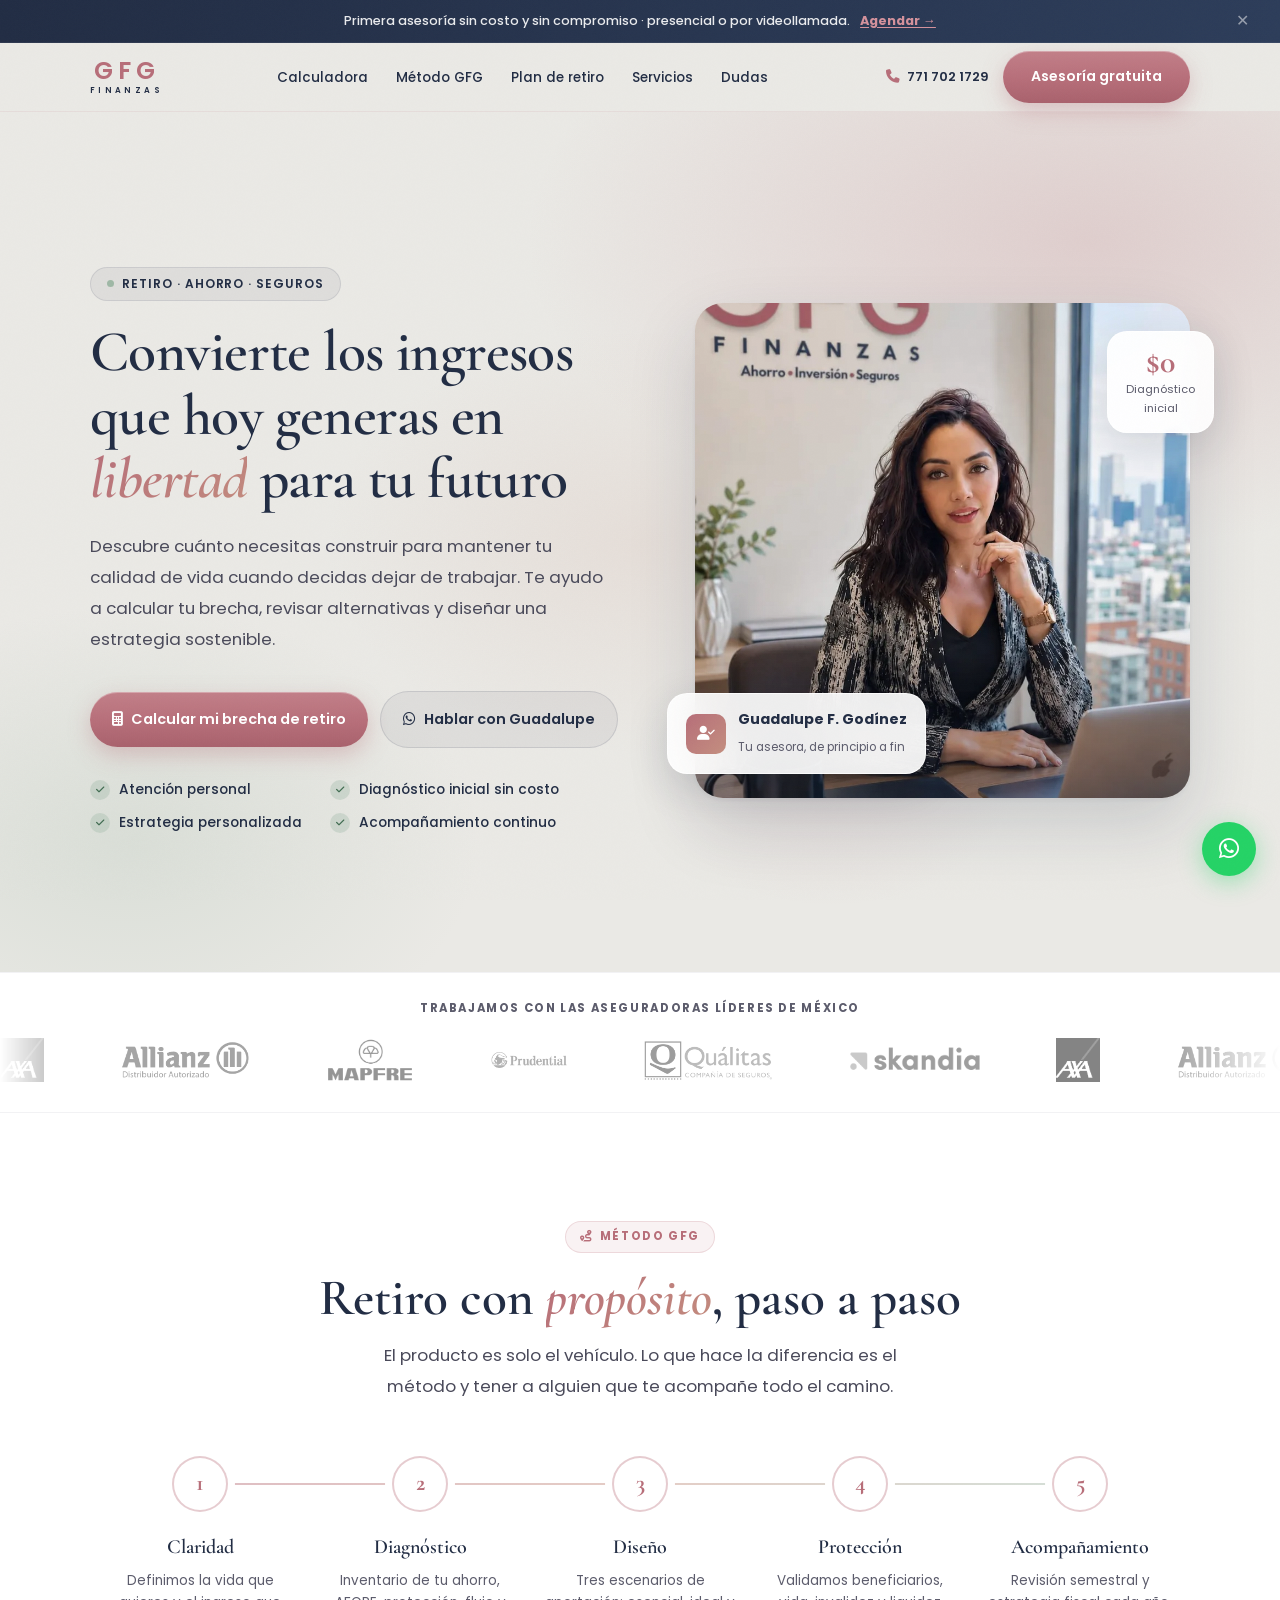
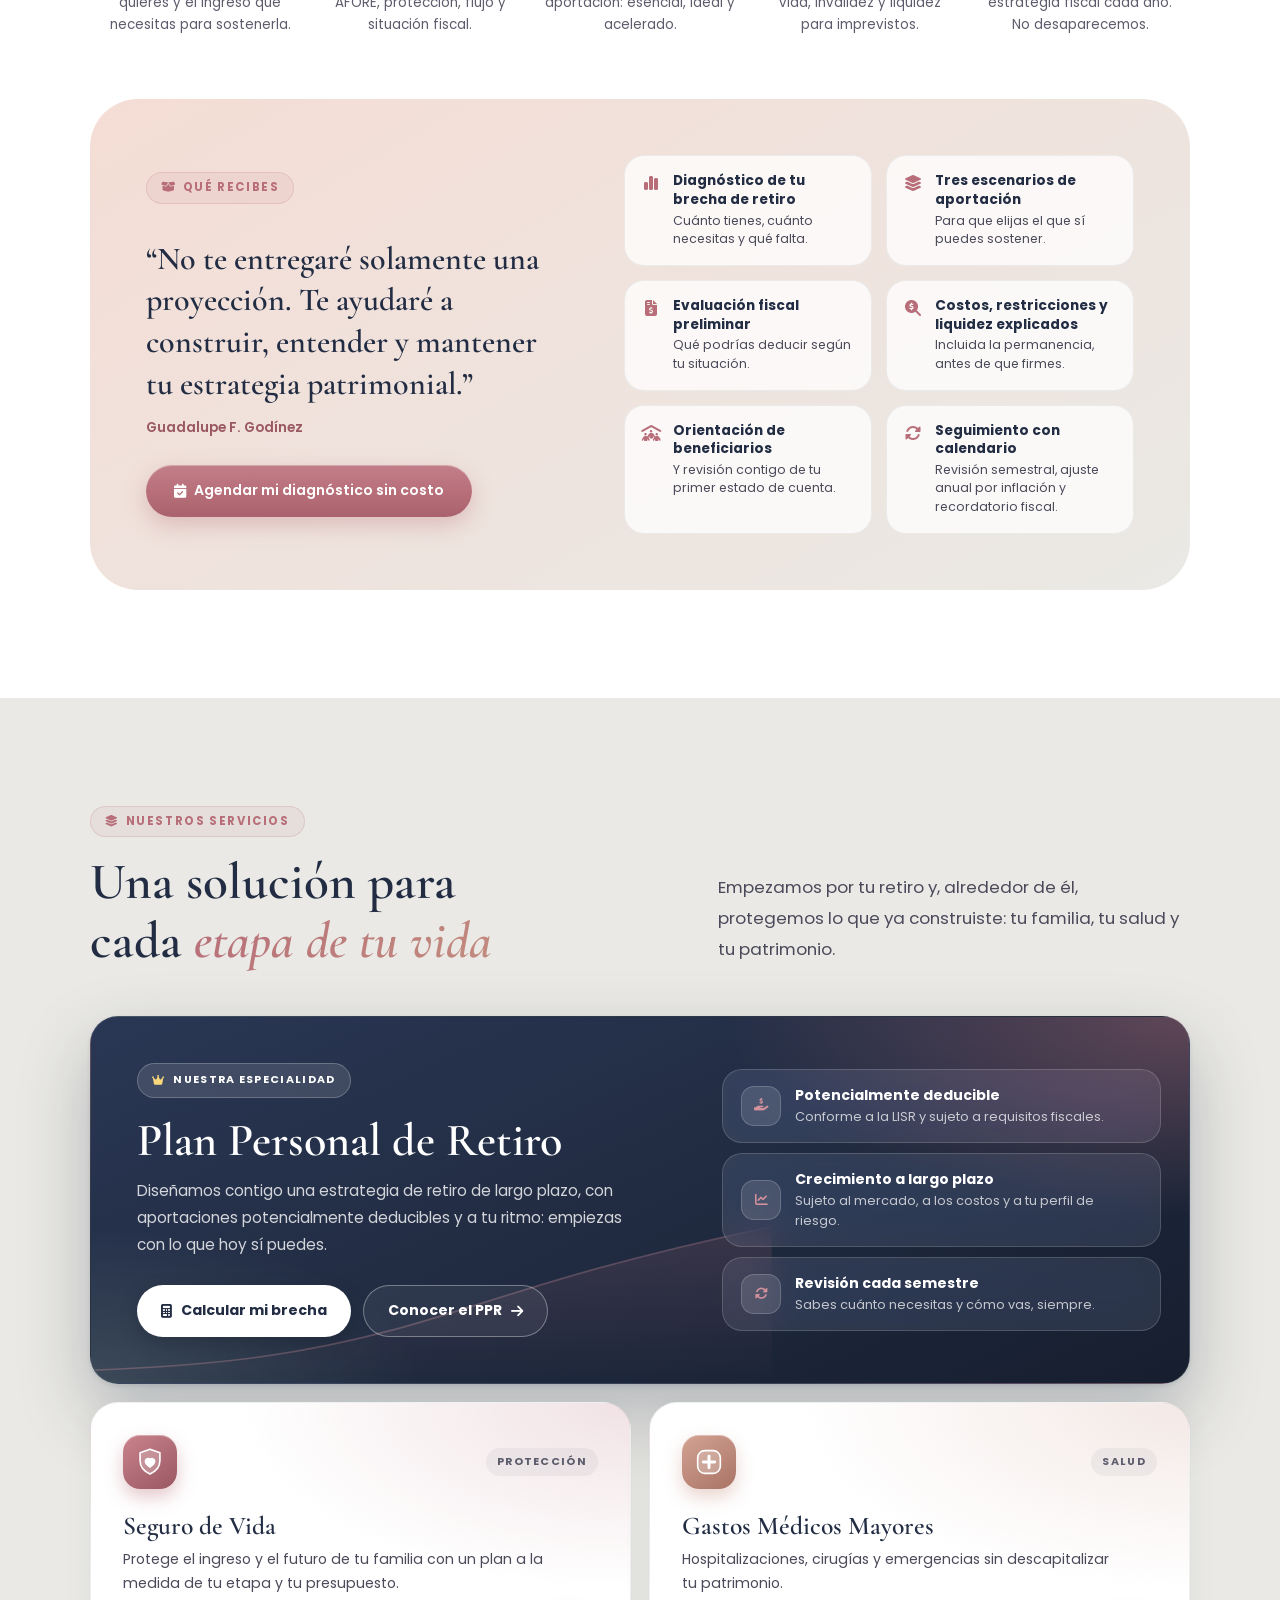
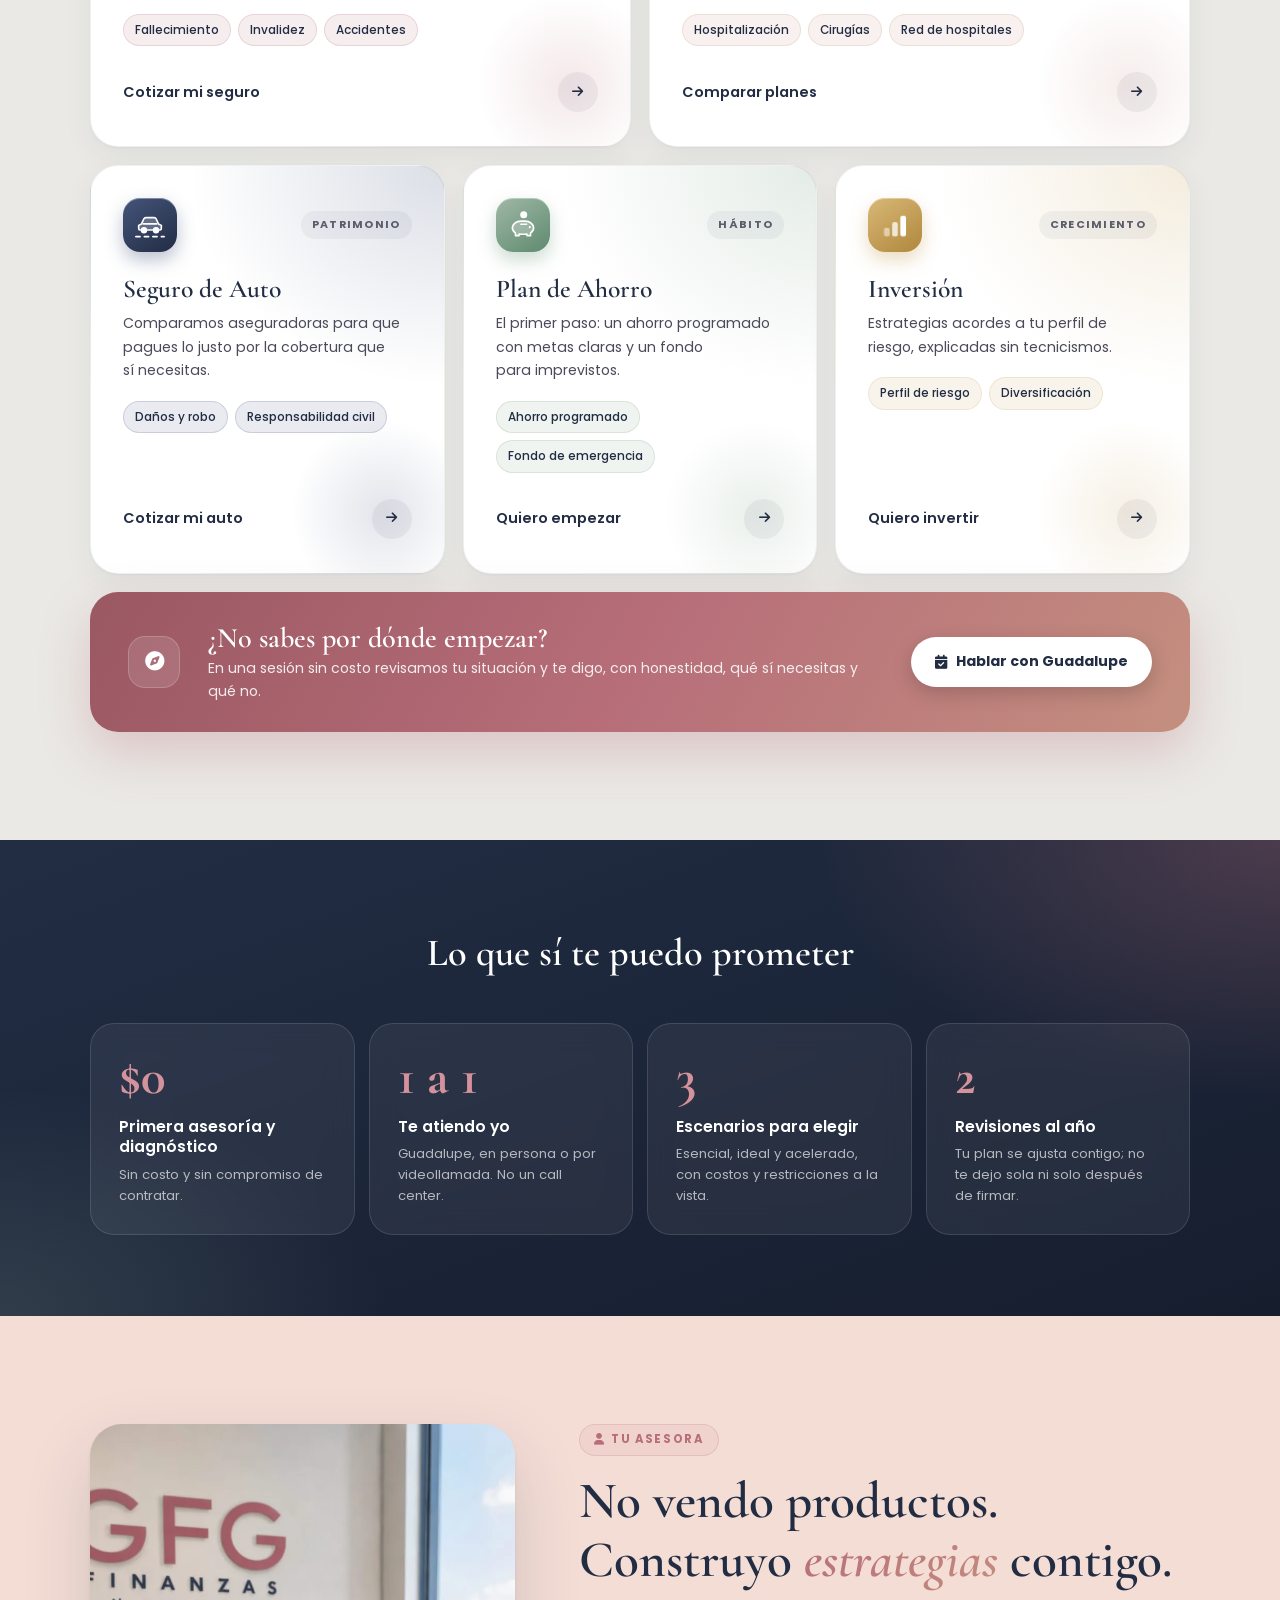
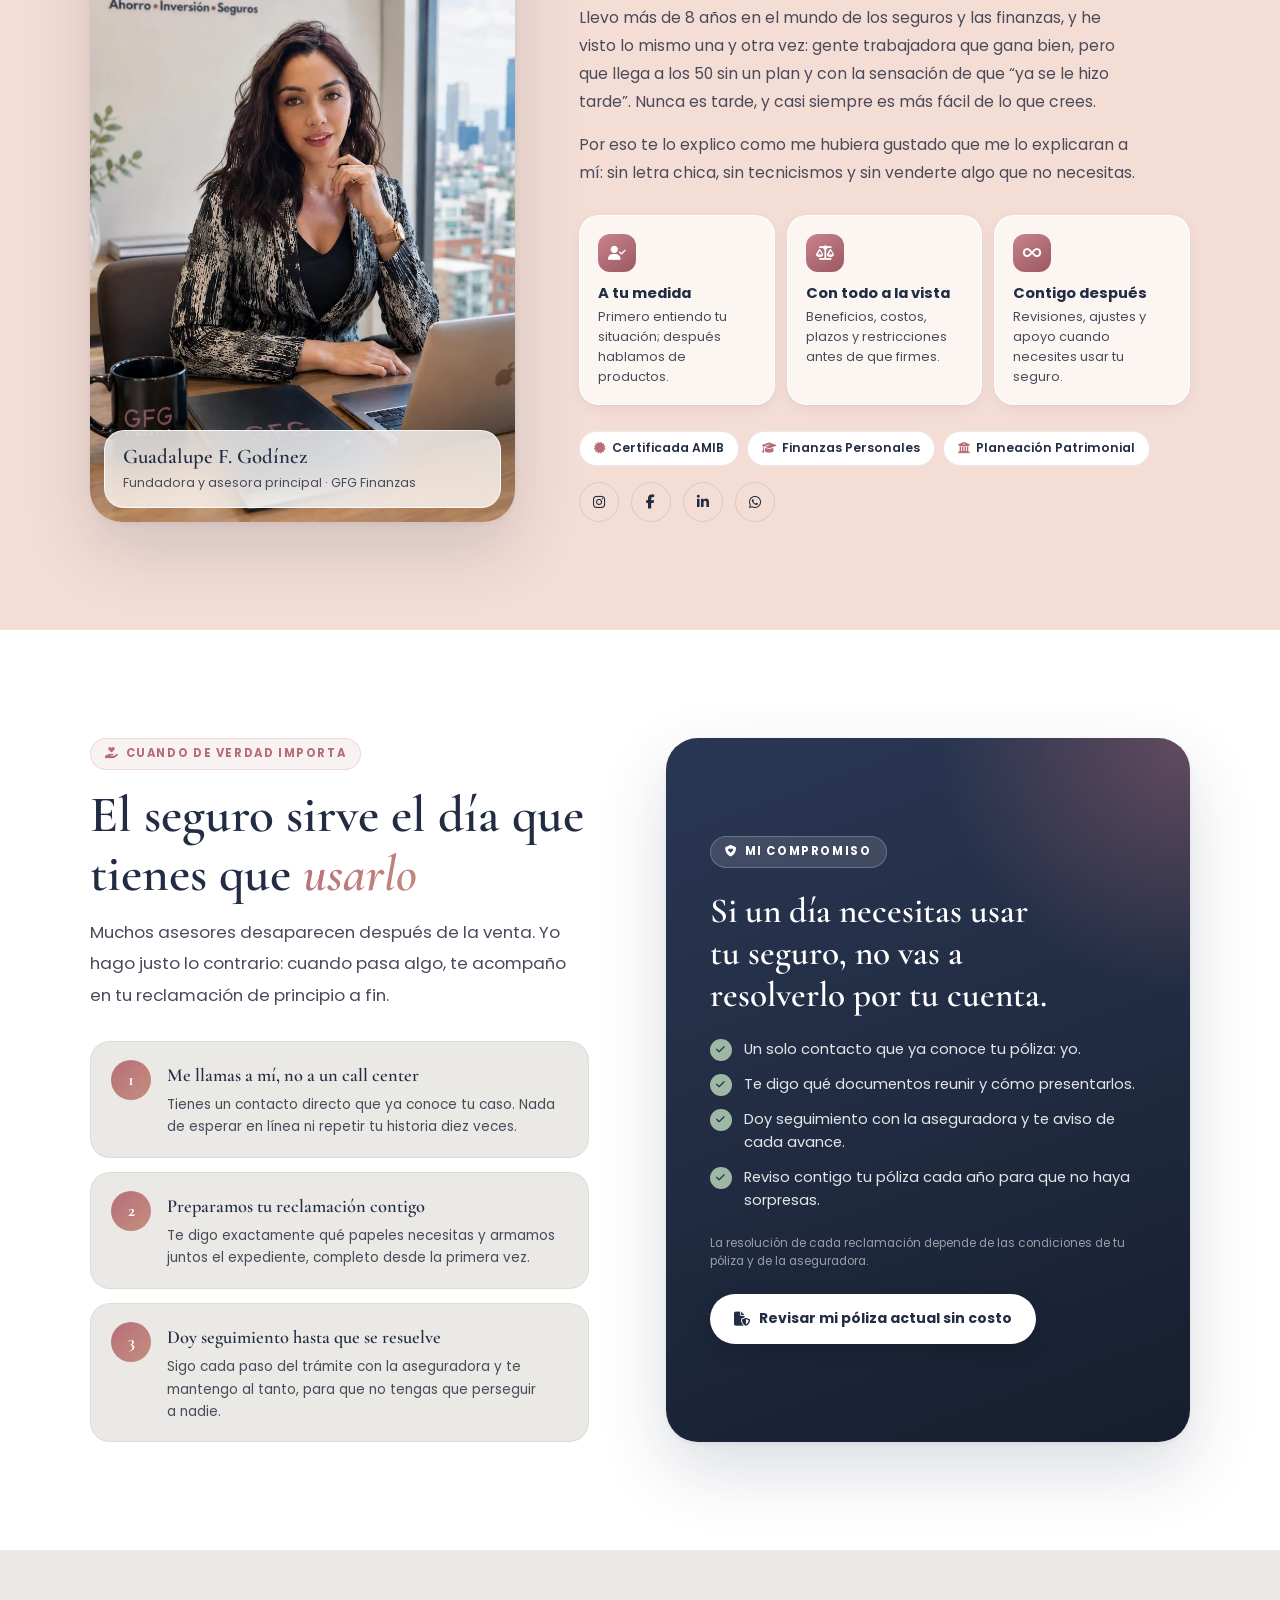
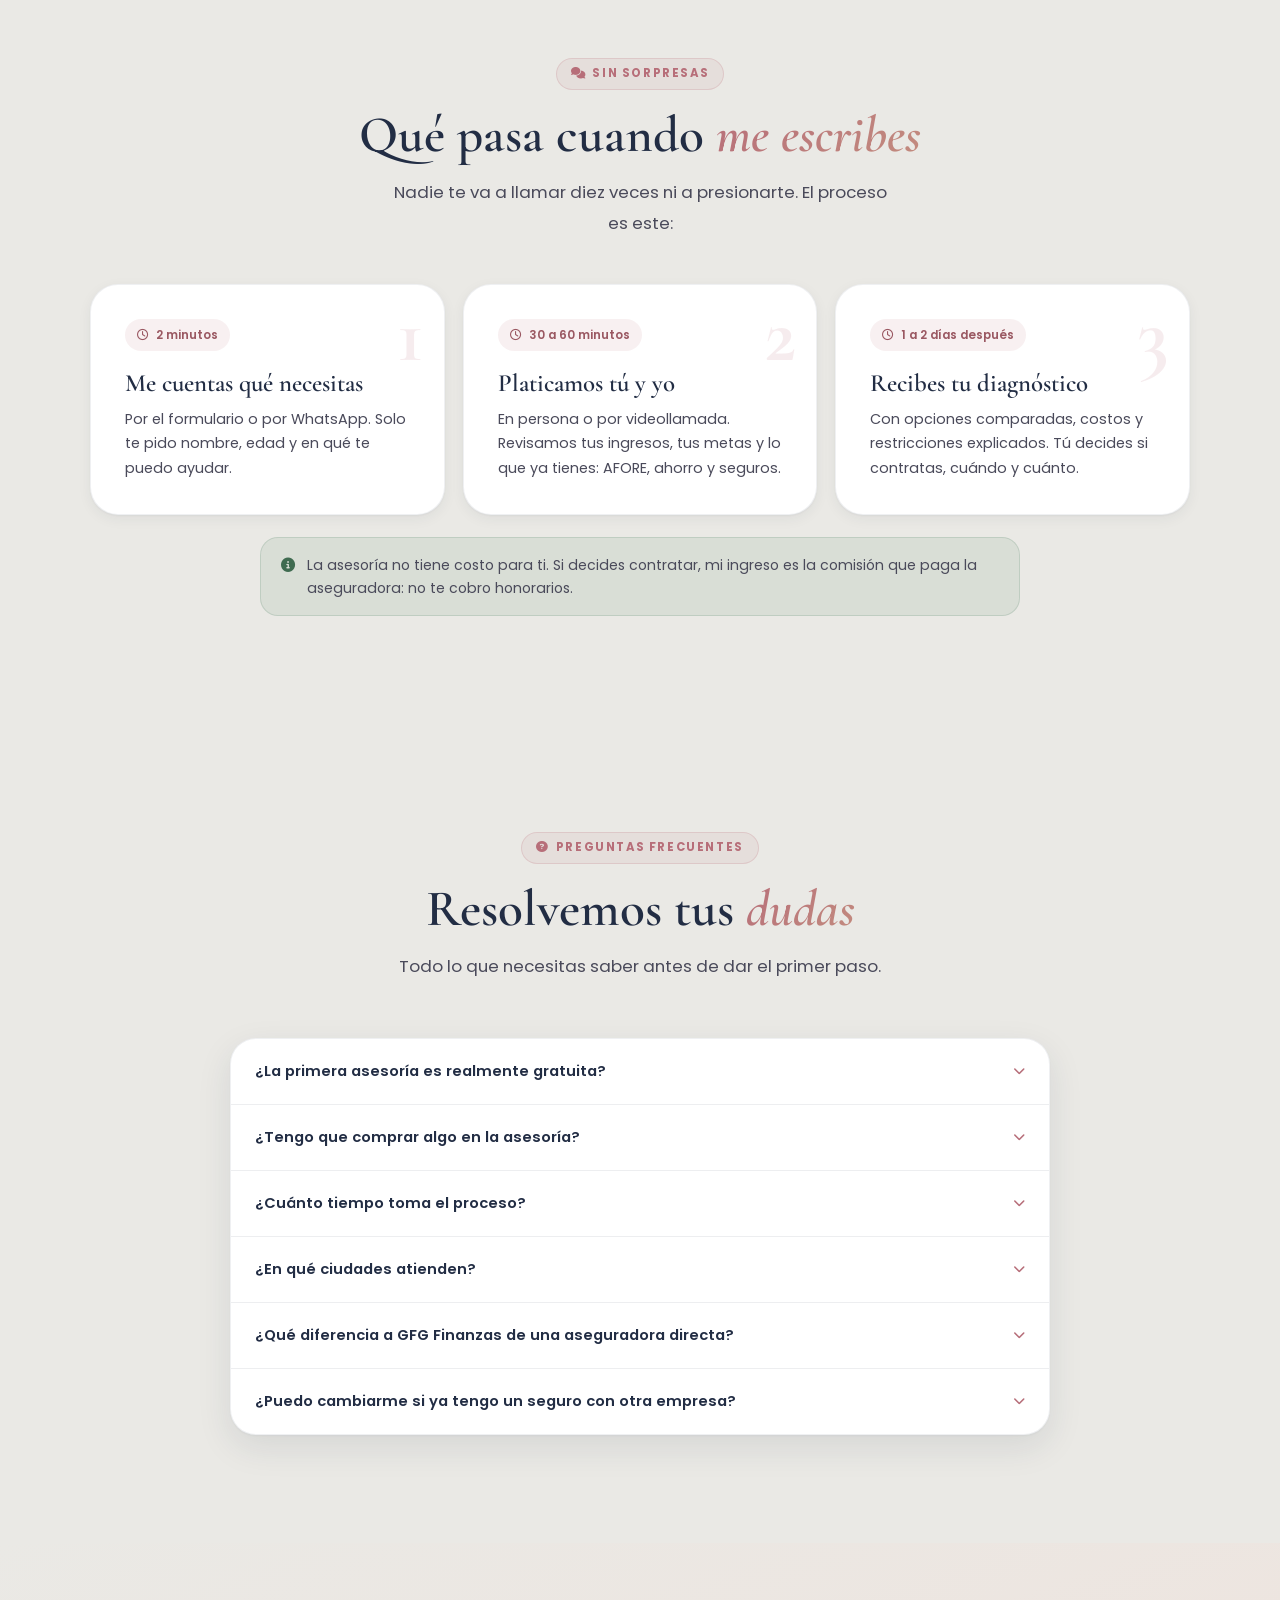
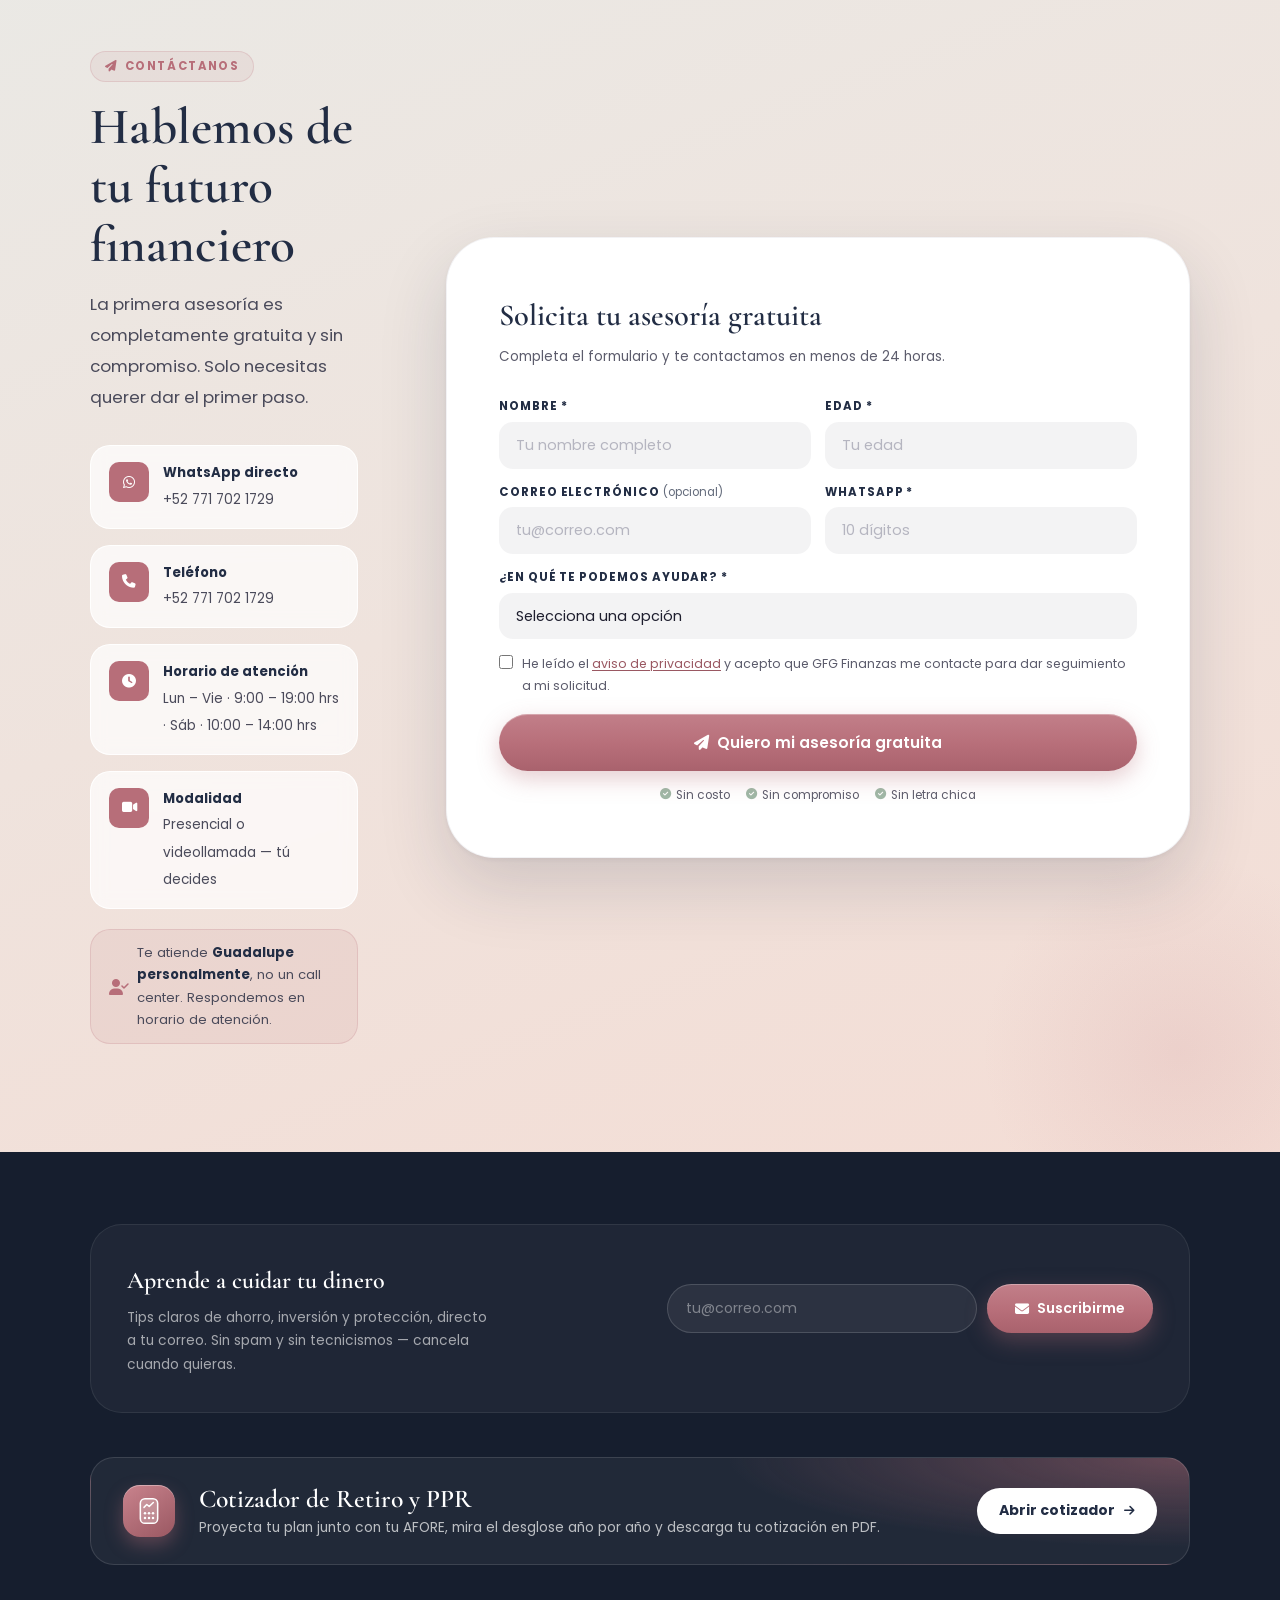
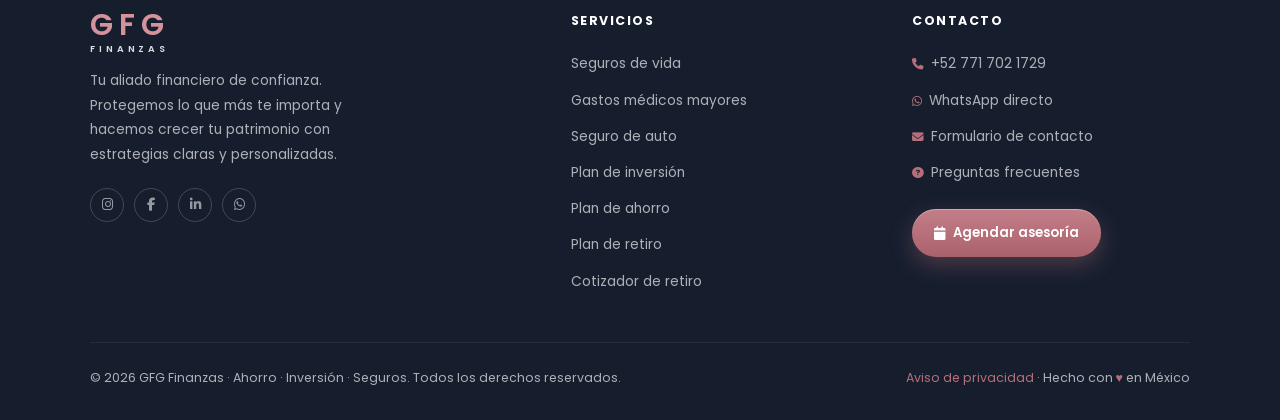
<file: index.html>
<!DOCTYPE html>
<html lang="es">
<head>
  <meta charset="UTF-8" />
  <meta name="viewport" content="width=device-width, initial-scale=1.0" />
  <meta http-equiv="X-UA-Compatible" content="IE=edge" />

  <!-- SEO -->
  <title>GFG Finanzas | Diagnóstico de Retiro, Ahorro y Seguros · Guadalupe F. Godínez</title>
  <meta name="description" content="Calcula tu brecha de retiro y recibe un diagnóstico sin costo con Guadalupe F. Godínez. Asesoría personal en retiro, ahorro, inversión y seguros." />
  <meta name="keywords" content="seguros de vida, gastos médicos mayores, inversión, ahorro, asesor financiero, retiro, AFORE, seguro auto, México" />
  <meta name="author" content="GFG Finanzas" />
  <meta name="robots" content="index, follow" />
  <meta name="theme-color" content="#222D44" />
  <link rel="canonical" href="https://gfbfinanzas.vercel.app/" />
  <link rel="alternate" hreflang="es-MX" href="https://gfbfinanzas.vercel.app/" />
  <link rel="icon" type="image/svg+xml" href="img/favicon.svg" />
  <link rel="preload" as="image" href="img/perfil.webp" type="image/webp" fetchpriority="high" />

  <!-- Open Graph -->
  <meta property="og:type"        content="website" />
  <meta property="og:url"         content="https://gfbfinanzas.vercel.app/" />
  <meta property="og:title"       content="GFG Finanzas | Ahorro · Inversión · Seguros" />
  <meta property="og:description" content="Calcula tu brecha de retiro y recibe un diagnóstico sin costo. Asesoría personal con Guadalupe F. Godínez." />
  <meta property="og:image"       content="https://gfbfinanzas.vercel.app/img/perfil.jpeg" />
  <meta property="og:locale"      content="es_MX" />
  <meta property="og:site_name"   content="GFG Finanzas" />

  <!-- Twitter Card -->
  <meta name="twitter:card"        content="summary_large_image" />
  <meta name="twitter:title"       content="GFG Finanzas | Ahorro · Inversión · Seguros" />
  <meta name="twitter:description" content="Asesoría financiera personalizada. Primera consulta gratis." />
  <meta name="twitter:image"       content="https://gfbfinanzas.vercel.app/img/perfil.jpeg" />

  <!-- Schema.org -->
  <script type="application/ld+json">
  {
    "@context": "https://schema.org",
    "@graph": [
      {
        "@type": "FinancialService",
        "name": "GFG Finanzas",
        "founder": {"@type": "Person", "name": "Guadalupe F. Godínez"},
        "description": "Asesoría financiera personalizada en ahorro, inversión y seguros en México.",
        "url": "https://gfbfinanzas.vercel.app",
        "logo": "https://gfbfinanzas.vercel.app/img/logo.jpeg",
        "image": "https://gfbfinanzas.vercel.app/img/perfil.jpeg",
        "telephone": "+52-771-702-1729",
        "priceRange": "Consulta gratuita",
        "areaServed": "México",
        "hasOfferCatalog": {
          "@type": "OfferCatalog",
          "name": "Servicios Financieros",
          "itemListElement": [
            {"@type":"Offer","itemOffered":{"@type":"Service","name":"Seguros de Vida"}},
            {"@type":"Offer","itemOffered":{"@type":"Service","name":"Gastos Médicos Mayores"}},
            {"@type":"Offer","itemOffered":{"@type":"Service","name":"Plan de Inversión"}},
            {"@type":"Offer","itemOffered":{"@type":"Service","name":"Plan de Ahorro"}},
            {"@type":"Offer","itemOffered":{"@type":"Service","name":"Plan de Retiro"}}
          ]
        },
        "sameAs": ["https://www.instagram.com/gfgfinanzas","https://www.facebook.com/gfgfinanzas","https://www.linkedin.com/company/gfgfinanzas"]
      },
      {
        "@type": "FAQPage",
        "mainEntity": [
          {"@type":"Question","name":"¿La primera asesoría es realmente gratuita?","acceptedAnswer":{"@type":"Answer","text":"Sí, 100%. La primera sesión no tiene costo y no implica ningún compromiso de compra. Solo necesitas querer ordenar tus finanzas."}},
          {"@type":"Question","name":"¿Tengo que comprar algo en la asesoría?","acceptedAnswer":{"@type":"Answer","text":"No. La asesoría es informativa y personalizada. Tú decides si contratas algún producto después, sin presión."}},
          {"@type":"Question","name":"¿Cuánto tiempo toma el proceso?","acceptedAnswer":{"@type":"Answer","text":"La asesoría inicial dura entre 30 y 60 minutos. Tu plan personalizado lo tienes en 24-48 horas."}},
          {"@type":"Question","name":"¿En qué ciudades atienden?","acceptedAnswer":{"@type":"Answer","text":"Atendemos de forma presencial y por videollamada en toda la República Mexicana."}},
          {"@type":"Question","name":"¿Qué diferencia a GFG Finanzas de una aseguradora?","acceptedAnswer":{"@type":"Answer","text":"Somos asesores independientes: trabajamos con múltiples aseguradoras para encontrarte el mejor plan, no solo uno."}},
          {"@type":"Question","name":"¿Puedo cambiarme si ya tengo un seguro con otra empresa?","acceptedAnswer":{"@type":"Answer","text":"Sí. Revisamos tu póliza actual sin costo y te decimos si conviene portarte o mejorar tu plan actual."}}
        ]
      }
    ]
  }
  </script>

  <!-- Fonts: Cormorant Garamond + Poppins (Lato eliminado, Poppins lo cubre todo) -->
  <link rel="preconnect" href="https://fonts.googleapis.com" />
  <link rel="preconnect" href="https://fonts.gstatic.com" crossorigin />
  <link href="https://fonts.googleapis.com/css2?family=Cormorant+Garamond:ital,wght@0,400;0,500;0,600;0,700;1,400;1,600&family=Poppins:wght@300;400;500;600;700&display=swap" rel="stylesheet" />

  <!-- Font Awesome -->
  <link rel="stylesheet" href="https://cdnjs.cloudflare.com/ajax/libs/font-awesome/6.5.0/css/all.min.css" />

  <style>
  /* ============================================================
     TOKENS
  ============================================================ */
  :root {
    --rosa:       #B76E79;
    --rosa-dark:  #9a5862;
    --rosa-light: #d4929c;
    --navy:       #222D44;
    --navy-deep:  #161e2e;
    --terracota:  #C48F7F;
    --salvia:     #9FB8A6;
    --hueso:      #EAE9E5;
    --rosa-claro: #F4DDD5;
    --white:      #FFFFFF;
    --texto:      #1e1e2e;
    --texto-mid:  #4a4a5a;
    --texto-soft: #5c5c6c; /* fix: era #7a7a8a (3.3:1) → ahora ~5.5:1 WCAG AA */

    --f-head: 'Cormorant Garamond', Georgia, serif;
    --f-body: 'Poppins', sans-serif;

    --w: 1180px;
    --r-sm: 12px; --r-md: 20px; --r-lg: 32px; --r-xl: 48px;
    --shadow-sm: 0 2px 12px rgba(34,45,68,.07);
    --shadow-md: 0 8px 32px rgba(34,45,68,.12);
    --shadow-lg: 0 20px 64px rgba(34,45,68,.16);
    --t: .28s cubic-bezier(.4,0,.2,1);
  }

  /* ============================================================
     RESET
  ============================================================ */
  *, *::before, *::after { box-sizing: border-box; margin: 0; padding: 0; }
  html { font-size: 16px; }
  /* scroll-behavior solo si el usuario no prefiere movimiento reducido */
  @media (prefers-reduced-motion: no-preference) {
    html { scroll-behavior: smooth; }
  }
  body {
    font-family: var(--f-body);
    color: var(--texto);
    background: var(--hueso);
    line-height: 1.7;
    -webkit-font-smoothing: antialiased;
    overflow-x: hidden;
  }
  img { display: block; max-width: 100%; }
  a   { text-decoration: none; color: inherit; }
  ul  { list-style: none; }
  button { font-family: inherit; cursor: pointer; }

  /* Grain overlay */
  body::after {
    content: '';
    position: fixed; inset: 0;
    pointer-events: none; z-index: 9999; opacity: .018;
    background-image: url("data:image/svg+xml,%3Csvg viewBox='0 0 256 256' xmlns='http://www.w3.org/2000/svg'%3E%3Cfilter id='n'%3E%3CfeTurbulence type='fractalNoise' baseFrequency='0.9' numOctaves='4' stitchTiles='stitch'/%3E%3C/filter%3E%3Crect width='100%25' height='100%25' filter='url(%23n)'/%3E%3C/svg%3E");
    background-size: 128px;
  }

  /* prefers-reduced-motion: desactiva TODAS las animaciones */
  @media (prefers-reduced-motion: reduce) {
    *, *::before, *::after {
      animation-duration: .01ms !important;
      animation-iteration-count: 1 !important;
      transition-duration: .01ms !important;
      scroll-behavior: auto !important;
    }
    .reveal { opacity: 1 !important; transform: none !important; }
    .strip-scroll { animation: none !important; }
  }

  /* ============================================================
     UTILITIES
  ============================================================ */
  .wrap { max-width: var(--w); margin: 0 auto; padding: 0 clamp(20px,5vw,40px); }
  .tag {
    display: inline-flex; align-items: center; gap: 6px;
    font-size: .72rem; font-weight: 700; letter-spacing: .14em; text-transform: uppercase;
    color: var(--rosa); background: rgba(183,110,121,.09);
    padding: 5px 14px; border-radius: 50px; border: 1px solid rgba(183,110,121,.2);
    margin-bottom: 16px;
  }
  .h-display {
    font-family: var(--f-head);
    font-size: clamp(2.6rem,6vw,4.8rem); font-weight: 600;
    color: var(--navy); line-height: 1.1; letter-spacing: -.01em;
  }
  .h-section {
    font-family: var(--f-head);
    font-size: clamp(2rem,4vw,3.2rem); font-weight: 600;
    color: var(--navy); line-height: 1.15;
  }
  .sub {
    font-size: clamp(.9rem,2vw,1.05rem); color: var(--texto-mid);
    line-height: 1.85; max-width: 520px; margin-top: 14px;
  }
  em {
    font-style: italic;
    background: linear-gradient(135deg, var(--rosa) 0%, var(--terracota) 55%, var(--rosa-dark) 100%);
    background-size: 200% 200%;
    -webkit-background-clip: text;
    background-clip: text;
    color: transparent;
    animation: grad-shift 5s ease infinite;
  }
  @keyframes grad-shift {
    0%   { background-position: 0% 50%; }
    50%  { background-position: 100% 50%; }
    100% { background-position: 0% 50%; }
  }

  /* ============================================================
     BUTTONS
  ============================================================ */
  .btn {
    display: inline-flex; align-items: center; gap: 8px;
    padding: 14px 28px; border-radius: 50px;
    font-size: .88rem; font-weight: 600; border: none; cursor: pointer;
    transition: var(--t); position: relative; overflow: hidden; white-space: nowrap;
  }
  .btn::after {
    content: ''; position: absolute; inset: 0;
    background: rgba(255,255,255,.12); opacity: 0; transition: var(--t);
  }
  .btn:hover::after { opacity: 1; }
  .btn:focus-visible {
    outline: 3px solid var(--rosa); outline-offset: 3px;
  }
  .btn-primary {
    background: linear-gradient(135deg, var(--rosa) 0%, #c4727d 100%);
    color: var(--white); box-shadow: 0 4px 20px rgba(183,110,121,.35);
  }
  .btn-primary::before {
    content: ''; position: absolute; top: 0; left: -100%;
    width: 60%; height: 100%;
    background: linear-gradient(90deg, transparent, rgba(255,255,255,.22), transparent);
    animation: shimmer-btn 3.5s ease-in-out infinite;
  }
  @media (prefers-reduced-motion: no-preference) {
    @keyframes shimmer-btn {
      0%   { left: -100%; }
      40%, 100% { left: 160%; }
    }
  }
  .btn-primary:hover { transform: translateY(-2px); box-shadow: 0 8px 28px rgba(183,110,121,.45); }
  .btn-ghost {
    background: rgba(34,45,68,.06); color: var(--navy);
    border: 1.5px solid rgba(34,45,68,.12);
  }
  .btn-ghost:hover { background: rgba(34,45,68,.1); transform: translateY(-2px); }
  .btn-lg   { padding: 17px 36px; font-size: .95rem; }
  .btn-full { width: 100%; justify-content: center; }

  /* ============================================================
     URGENCY BAR
  ============================================================ */
  #urgency-bar {
    background: linear-gradient(90deg, var(--navy) 0%, #2d3d5a 100%);
    color: rgba(255,255,255,.9);
    padding: 10px 0; text-align: center;
    font-size: .8rem; font-weight: 500;
    position: relative; z-index: 1001;
    border-bottom: 1px solid rgba(255,255,255,.06);
  }
  .bar-inner { display: flex; align-items: center; justify-content: center; gap: 10px; flex-wrap: wrap; }
  .pulse-dot {
    width: 7px; height: 7px; border-radius: 50%;
    background: #4ade80; box-shadow: 0 0 0 2px rgba(74,222,128,.3);
    flex-shrink: 0;
  }
  @media (prefers-reduced-motion: no-preference) {
    .pulse-dot { animation: pulse-dot 1.5s infinite; }
  }
  @keyframes pulse-dot { 0%,100%{opacity:1;transform:scale(1)} 50%{opacity:.6;transform:scale(.8)} }
  #urgency-bar strong { color: #f9d67a; }
  .bar-cta {
    color: var(--rosa-light); font-weight: 700;
    text-decoration: underline; text-underline-offset: 2px; cursor: pointer;
  }
  .bar-close {
    position: absolute; right: 16px; top: 50%; transform: translateY(-50%);
    background: none; border: none; color: rgba(255,255,255,.5);
    font-size: 1rem; cursor: pointer; padding: 6px; line-height: 1;
    min-width: 32px; min-height: 32px;
  }
  .bar-close:hover { color: white; }

  /* ============================================================
     NAVBAR
  ============================================================ */
  #nav {
    position: sticky; top: 0; z-index: 1000;
    background: rgba(234,233,229,.88);
    backdrop-filter: blur(20px) saturate(1.4);
    -webkit-backdrop-filter: blur(20px) saturate(1.4);
    border-bottom: 1px solid rgba(183,110,121,.1);
    transition: box-shadow var(--t);
  }
  #nav.shadow { box-shadow: 0 4px 32px rgba(34,45,68,.1); }
  .nav-wrap { display: flex; align-items: center; justify-content: space-between; height: 68px; }
  .nav-logo img { height: 44px; width: auto; object-fit: contain; }
  .nav-links { display: flex; align-items: center; gap: 28px; }
  .nav-links a {
    font-size: .84rem; font-weight: 500; color: var(--navy);
    transition: color var(--t); position: relative; padding-bottom: 2px;
  }
  .nav-links a::after {
    content: ''; position: absolute; bottom: -1px; left: 0;
    width: 0; height: 1.5px; background: var(--rosa); transition: width var(--t);
  }
  .nav-links a:hover { color: var(--rosa); }
  .nav-links a:hover::after { width: 100%; }
  .nav-links a:focus-visible { outline: 2px solid var(--rosa); outline-offset: 4px; border-radius: 2px; }
  .nav-right { display: flex; align-items: center; gap: 14px; }
  .nav-phone { display: flex; align-items: center; gap: 7px; font-size: .8rem; font-weight: 600; color: var(--navy); }
  .nav-phone i { color: var(--rosa); font-size: .85rem; }
  .hamburger {
    display: none; flex-direction: column; gap: 5px;
    cursor: pointer; padding: 6px; border: none; background: none;
    min-width: 40px; min-height: 40px; align-items: center; justify-content: center;
  }
  .hamburger span { display: block; width: 22px; height: 2px; background: var(--navy); border-radius: 2px; transition: var(--t); }
  .hamburger.active span:nth-child(1) { transform: translateY(7px) rotate(45deg); }
  .hamburger.active span:nth-child(2) { opacity: 0; }
  .hamburger.active span:nth-child(3) { transform: translateY(-7px) rotate(-45deg); }

  /* Mobile drawer */
  .nav-drawer {
    display: none; position: fixed;
    top: 0; left: 0; right: 0; bottom: 0;
    background: var(--white); z-index: 999;
    padding: 96px 32px 40px;
    flex-direction: column;
  }
  .nav-drawer.open { display: flex; }
  .nav-drawer a {
    display: block; padding: 16px 0;
    font-size: 1.4rem; font-weight: 600;
    font-family: var(--f-head); color: var(--navy);
    border-bottom: 1px solid rgba(34,45,68,.06);
    transition: color var(--t);
  }
  .nav-drawer a:hover { color: var(--rosa); }
  .nav-drawer .btn { margin-top: 28px; width: 100%; justify-content: center; font-size: 1rem; }

  /* ============================================================
     HERO
  ============================================================ */
  #hero {
    min-height: 100dvh;
    display: flex; align-items: center;
    background: var(--hueso); position: relative; overflow: hidden;
    padding: clamp(80px,12vh,120px) 0 clamp(60px,10vh,100px);
  }
  #hero::before {
    content: ''; position: absolute; inset: 0; pointer-events: none;
    background:
      radial-gradient(ellipse 80% 65% at 85% 15%, rgba(183,110,121,.22) 0%, transparent 55%),
      radial-gradient(ellipse 55% 55% at 10% 85%, rgba(159,184,166,.22) 0%, transparent 50%),
      radial-gradient(ellipse 45% 45% at 50% 50%, rgba(196,143,127,.12) 0%, transparent 55%),
      radial-gradient(ellipse 30% 35% at 65% 75%, rgba(183,110,121,.10) 0%, transparent 50%);
  }
  .hero-grid {
    display: grid; grid-template-columns: 1fr 1fr;
    gap: clamp(40px,6vw,80px); align-items: center;
    position: relative; z-index: 1;
  }
  .hero-eyebrow {
    display: inline-flex; align-items: center; gap: 8px;
    background: rgba(34,45,68,.06); border: 1px solid rgba(34,45,68,.1);
    border-radius: 50px; padding: 6px 16px;
    font-size: .75rem; font-weight: 600; color: var(--navy);
    letter-spacing: .08em; text-transform: uppercase; margin-bottom: 20px;
  }
  .hero-eyebrow .dot { width: 7px; height: 7px; border-radius: 50%; background: var(--salvia); }
  .hero-headline { margin-bottom: 20px; }
  .hero-sub      { margin-bottom: 36px; max-width: 500px; }
  .hero-actions  { display: flex; align-items: center; gap: 14px; flex-wrap: wrap; margin-bottom: 44px; }
  .hero-proof {
    display: flex; align-items: center; gap: 14px;
    background: rgba(255,255,255,.7); backdrop-filter: blur(8px);
    padding: 14px 20px; border-radius: var(--r-md);
    border: 1px solid rgba(183,110,121,.15); width: fit-content;
  }
  .proof-faces { display: flex; }
  .proof-faces span {
    width: 36px; height: 36px; border-radius: 50%;
    border: 2px solid var(--white);
    background: linear-gradient(135deg, var(--rosa) 0%, var(--terracota) 100%);
    display: flex; align-items: center; justify-content: center;
    font-size: .7rem; font-weight: 700; color: white; margin-right: -10px;
  }
  .proof-text { padding-left: 4px; }
  .proof-text strong { display: block; font-size: .88rem; color: var(--navy); line-height: 1.3; }
  .proof-text span  { font-size: .75rem; color: var(--texto-soft); }

  /* Hero visual */
  .hero-visual { position: relative; }
  .hero-card-photo { border-radius: 28px; overflow: hidden; box-shadow: var(--shadow-lg); position: relative; }
  .hero-card-photo {
    display: flex; align-items: center; justify-content: center;
  }
  .hero-card-photo img {
    width: 100%; height: clamp(420px,55vh,620px);
    object-fit: cover; object-position: center center; display: block;
  }
  .hero-card-photo::after {
    content: ''; position: absolute; bottom: 0; left: 0; right: 0; height: 40%;
    background: linear-gradient(to top, rgba(34,45,68,.35) 0%, transparent 100%);
  }
  .float-card {
    position: absolute;
    background: rgba(255,255,255,.92); backdrop-filter: blur(16px);
    -webkit-backdrop-filter: blur(16px); border: 1px solid rgba(255,255,255,.8);
    border-radius: var(--r-md); box-shadow: 0 12px 40px rgba(34,45,68,.15);
    padding: 14px 18px;
  }
  @media (prefers-reduced-motion: no-preference) {
    .float-card { animation: float 4s ease-in-out infinite; }
    .float-card-2 { animation-delay: 2s; }
  }
  .float-card-1 { bottom: 24px; left: -28px; display: flex; align-items: center; gap: 12px; }
  .float-card-2 { top: 28px; right: -24px; text-align: center; }
  @keyframes float { 0%,100%{transform:translateY(0)} 50%{transform:translateY(-8px)} }
  .fc-icon {
    width: 40px; height: 40px; border-radius: 10px;
    background: linear-gradient(135deg, var(--rosa), var(--terracota));
    display: flex; align-items: center; justify-content: center;
    color: white; font-size: .9rem; flex-shrink: 0;
  }
  .fc-text strong { display: block; font-size: .88rem; color: var(--navy); }
  .fc-text span   { font-size: .73rem; color: var(--texto-soft); }
  .fc-num   { font-family: var(--f-head); font-size: 2rem; font-weight: 700; color: var(--rosa); line-height: 1; }
  .fc-label { font-size: .7rem; color: var(--texto-soft); margin-top: 2px; }

  /* ============================================================
     STRIP
  ============================================================ */
  .strip {
    background: var(--white); padding: 26px 0 30px; overflow: hidden;
    border-top: 1px solid rgba(34,45,68,.06);
    border-bottom: 1px solid rgba(34,45,68,.06);
  }
  .strip-label {
    text-align: center; font-size: .72rem; font-weight: 700;
    letter-spacing: .14em; text-transform: uppercase;
    color: var(--texto-soft); margin-bottom: 20px;
  }
  .strip-mask {
    position: relative;
    -webkit-mask-image: linear-gradient(90deg, transparent, #000 8%, #000 92%, transparent);
            mask-image: linear-gradient(90deg, transparent, #000 8%, #000 92%, transparent);
  }
  .strip-scroll { display: flex; align-items: center; gap: clamp(38px,6vw,76px); width: max-content; }
  @media (prefers-reduced-motion: no-preference) {
    .strip-scroll { animation: marquee 30s linear infinite; }
    .strip-scroll:hover { animation-play-state: paused; }
  }
  @keyframes marquee { from{transform:translateX(0)} to{transform:translateX(-50%)} }
  .strip-logo { display: flex; align-items: center; height: 44px; flex-shrink: 0; }
  .strip-logo img {
    height: 100%; width: auto; max-width: 130px; object-fit: contain;
    filter: grayscale(1); opacity: .5;
    transition: opacity var(--t), filter var(--t);
  }
  .strip-logo:hover img { filter: grayscale(0); opacity: 1; }

  /* ============================================================
     SINIESTROS / ACOMPAÑAMIENTO
  ============================================================ */
  #siniestros { padding: clamp(70px,12vh,110px) 0; background: var(--white); }
  .sin-grid { display: grid; grid-template-columns: 1fr 1.05fr; gap: clamp(40px,6vw,80px); align-items: center; }
  .sin-content .sub { max-width: 480px; }
  .sin-steps { display: flex; flex-direction: column; gap: 14px; margin-top: 30px; }
  .sin-step {
    display: flex; gap: 16px; align-items: flex-start;
    background: var(--hueso); border-radius: var(--r-md);
    padding: 18px 20px; border: 1px solid rgba(34,45,68,.06);
    transition: var(--t);
  }
  .sin-step:hover { transform: translateX(4px); border-color: rgba(183,110,121,.2); box-shadow: var(--shadow-sm); }
  .sin-step-num {
    width: 40px; height: 40px; border-radius: 50%; flex-shrink: 0;
    background: linear-gradient(135deg, var(--rosa), var(--terracota)); color: var(--white);
    display: flex; align-items: center; justify-content: center;
    font-family: var(--f-head); font-weight: 700; font-size: 1.1rem;
  }
  .sin-step h4 { font-family: var(--f-head); font-size: 1.15rem; font-weight: 600; color: var(--navy); margin-bottom: 3px; }
  .sin-step p { font-size: .85rem; color: var(--texto-mid); line-height: 1.65; }
  .sin-visual {
    background: linear-gradient(160deg, var(--navy) 0%, var(--navy-deep) 100%);
    border-radius: var(--r-lg); padding: clamp(32px,4vw,48px); color: var(--white);
    position: relative; overflow: hidden;
  }
  .sin-visual::before {
    content: ''; position: absolute; inset: 0; pointer-events: none;
    background: radial-gradient(ellipse 60% 60% at 80% 20%, rgba(183,110,121,.25) 0%, transparent 60%);
  }
  .sin-visual-inner { position: relative; z-index: 1; }
  .sin-visual .quote-mark { font-family: Georgia, serif; font-size: 4rem; line-height: 1; color: var(--rosa); opacity: .5; }
  .sin-visual blockquote { font-family: var(--f-head); font-size: clamp(1.4rem,2.6vw,1.9rem); font-weight: 500; line-height: 1.35; margin: 4px 0 20px; }
  .sin-visual cite { font-style: normal; font-size: .84rem; color: rgba(255,255,255,.6); }
  .sin-visual cite strong { display: block; color: var(--white); font-size: .92rem; margin-bottom: 2px; }
  .sin-badge {
    display: inline-flex; align-items: center; gap: 8px; margin-top: 28px;
    background: rgba(159,184,166,.18); border: 1px solid rgba(159,184,166,.35);
    color: #bfe0c8; border-radius: 50px; padding: 8px 16px; font-size: .78rem; font-weight: 600;
  }
  @media (max-width: 768px) {
    .sin-grid { grid-template-columns: 1fr; }
    .sin-visual { order: -1; }
  }

  /* ============================================================
     CÓMO FUNCIONA
  ============================================================ */
  #como-funciona {
    padding: clamp(70px,12vh,110px) 0;
    background: var(--white);
  }
  .cf-header { text-align: center; margin-bottom: clamp(40px,6vh,64px); }
  .cf-header .sub { margin: 12px auto 0; }
  .cf-steps {
    display: grid; grid-template-columns: repeat(4,1fr);
    gap: 0; position: relative;
  }
  .cf-steps::before {
    content: '';
    position: absolute; top: 36px; left: calc(12.5%); right: calc(12.5%); height: 2px;
    background: linear-gradient(90deg, var(--rosa) 0%, var(--salvia) 100%);
    opacity: .25; z-index: 0;
  }
  .cf-step {
    display: flex; flex-direction: column; align-items: center; text-align: center;
    padding: 0 24px; position: relative; z-index: 1;
  }
  .cf-num {
    width: 72px; height: 72px; border-radius: 50%;
    display: flex; align-items: center; justify-content: center;
    font-family: var(--f-head); font-size: 1.6rem; font-weight: 700;
    margin-bottom: 20px; flex-shrink: 0;
    border: 2px solid transparent;
    transition: var(--t);
  }
  .cf-step:nth-child(1) .cf-num { background: rgba(183,110,121,.1); color: var(--rosa); border-color: rgba(183,110,121,.2); }
  .cf-step:nth-child(2) .cf-num { background: rgba(34,45,68,.07); color: var(--navy); border-color: rgba(34,45,68,.12); }
  .cf-step:nth-child(3) .cf-num { background: rgba(196,143,127,.12); color: var(--terracota); border-color: rgba(196,143,127,.2); }
  .cf-step:nth-child(4) .cf-num { background: rgba(159,184,166,.18); color: #5a8a6a; border-color: rgba(159,184,166,.3); }
  .cf-step:hover .cf-num { transform: scale(1.08); }
  .cf-step h3 { font-family: var(--f-head); font-size: 1.2rem; font-weight: 600; color: var(--navy); margin-bottom: 8px; }
  .cf-step p  { font-size: .86rem; color: var(--texto-soft); line-height: 1.7; }

  /* ============================================================
     STATS
  ============================================================ */
  #stats {
    padding: clamp(64px,10vh,96px) 0;
    background: linear-gradient(135deg, var(--navy) 0%, var(--navy-deep) 100%);
    position: relative; overflow: hidden;
  }
  #stats::before {
    content: ''; position: absolute; inset: 0; pointer-events: none;
    background: radial-gradient(ellipse 60% 80% at 90% 50%, rgba(183,110,121,.18) 0%, transparent 60%);
  }
  .stats-grid { display: grid; grid-template-columns: repeat(4,1fr); gap: 2px; position: relative; z-index: 1; }
  .stat { padding: clamp(24px,4vw,40px) 24px; text-align: center; border-right: 1px solid rgba(255,255,255,.06); transition: var(--t); }
  .stat:last-child { border-right: none; }
  .stat:hover { background: rgba(255,255,255,.03); }
  .stat-icon  { font-size: 1.4rem; color: var(--terracota); margin-bottom: 12px; opacity: .85; }
  .stat-num   { font-family: var(--f-head); font-size: clamp(2.4rem,5vw,3.6rem); font-weight: 700; color: var(--rosa); line-height: 1; margin-bottom: 8px; }
  .stat-label { font-size: .82rem; color: rgba(255,255,255,.55); line-height: 1.5; }

  /* ============================================================
     ¿POR QUÉ GFG?
  ============================================================ */
  #porque { padding: clamp(70px,12vh,110px) 0; background: var(--rosa-claro); }
  .porque-grid { display: grid; grid-template-columns: 1fr 1.1fr; gap: clamp(48px,7vw,96px); align-items: center; }
  .porque-left { position: relative; }
  .porque-frame { border-radius: var(--r-lg); overflow: hidden; box-shadow: var(--shadow-lg); }
  .porque-frame img {
    width: 100%; height: clamp(380px,50vh,540px);
    object-fit: cover; object-position: center 20%;
    filter: brightness(.95) saturate(1.05);
  }
  .porque-badge {
    position: absolute; bottom: -20px; right: -16px;
    background: var(--white); border-radius: var(--r-md);
    padding: 18px 22px; box-shadow: var(--shadow-md); max-width: 200px;
  }
  .porque-badge .stars { color: #f5b94e; font-size: .85rem; letter-spacing: 2px; }
  .porque-badge strong { display: block; font-size: .88rem; color: var(--navy); margin-top: 4px; }
  .porque-badge span   { font-size: .74rem; color: var(--texto-soft); }
  .features-list { display: flex; flex-direction: column; gap: 20px; margin-top: 32px; }
  .feature {
    display: flex; gap: 16px; align-items: flex-start;
    background: rgba(255,255,255,.6) padding-box,
                linear-gradient(135deg, rgba(183,110,121,.25), rgba(255,255,255,.7)) border-box;
    backdrop-filter: blur(8px);
    padding: 18px 20px; border-radius: var(--r-md);
    border: 1.5px solid transparent;
    transition: var(--t);
  }
  .feature:hover {
    background: rgba(255,255,255,.88) padding-box,
                linear-gradient(135deg, rgba(183,110,121,.5), rgba(196,143,127,.4)) border-box;
    transform: translateX(4px);
  }
  .feat-ico {
    width: 42px; height: 42px; border-radius: 10px;
    background: rgba(183,110,121,.12); color: var(--rosa);
    display: flex; align-items: center; justify-content: center; font-size: .95rem; flex-shrink: 0;
  }
  .feature h4 { font-family: var(--f-head); font-size: 1.15rem; font-weight: 600; color: var(--navy); margin-bottom: 3px; }
  .feature p  { font-size: .84rem; color: var(--texto-mid); line-height: 1.65; }

  /* ============================================================
     TESTIMONIOS
  ============================================================ */
  #testimonios { padding: clamp(70px,12vh,110px) 0; background: var(--white); }
  .testi-header { text-align: center; margin-bottom: 56px; }
  .testi-header .sub { margin: 12px auto 0; }
  .testi-grid { display: grid; grid-template-columns: repeat(3,1fr); gap: 24px; }
  .tcard {
    background: var(--hueso); border-radius: var(--r-lg);
    padding: clamp(24px,3vw,36px); position: relative;
    border: 1px solid transparent; transition: var(--t);
  }
  .tcard:hover { border-color: rgba(183,110,121,.18); box-shadow: var(--shadow-md); transform: translateY(-4px); }
  .tcard::before {
    content: ''; position: absolute; inset: 0;
    border-radius: inherit;
    background: radial-gradient(circle at var(--mx, 50%) var(--my, 50%), rgba(255,255,255,.14) 0%, transparent 60%);
    opacity: 0; transition: opacity .35s ease;
    pointer-events: none; z-index: 1;
  }
  .tcard:hover::before { opacity: 1; }
  .tcard:nth-child(2) { background: var(--navy); }
  .tcard:nth-child(2) .tcard-text,
  .tcard:nth-child(2) .tcard-name  { color: rgba(255,255,255,.85); }
  .tcard:nth-child(2) .tcard-role  { color: rgba(255,255,255,.45); }
  .tcard:nth-child(2) .tcard-quote { color: rgba(255,255,255,.12); }
  .tcard-stars  { color: #f5b94e; font-size: .82rem; letter-spacing: 3px; margin-bottom: 14px; }
  .tcard-text   { font-size: .91rem; color: var(--texto-mid); line-height: 1.85; font-style: italic; margin-bottom: 22px; }
  .tcard-author { display: flex; align-items: center; gap: 12px; }
  .tcard-avatar {
    width: 42px; height: 42px; border-radius: 50%;
    background: linear-gradient(135deg, var(--rosa) 0%, var(--terracota) 100%);
    display: flex; align-items: center; justify-content: center;
    color: white; font-weight: 700; font-size: .88rem; flex-shrink: 0;
  }
  .tcard-name  { font-size: .87rem; font-weight: 700; color: var(--navy); }
  .tcard-role  { font-size: .75rem; color: var(--texto-soft); }
  .tcard-quote { position: absolute; top: 16px; right: 20px; font-size: 3rem; color: var(--rosa); opacity: .12; font-family: Georgia, serif; line-height: 1; }

  /* ============================================================
     FAQ
  ============================================================ */
  #faq { padding: clamp(70px,12vh,110px) 0; background: var(--hueso); }
  .faq-header { text-align: center; margin-bottom: 56px; }
  .faq-header .sub { margin: 12px auto 0; }
  .faq-grid { display: grid; grid-template-columns: 1fr 1fr; gap: 14px; }
  .faq-item {
    background: var(--white); border-radius: var(--r-md);
    border: 1px solid rgba(34,45,68,.08); overflow: hidden;
    transition: box-shadow var(--t);
  }
  .faq-item:hover { box-shadow: var(--shadow-sm); }
  .faq-item summary {
    display: flex; align-items: center; justify-content: space-between; gap: 12px;
    padding: 20px 24px; cursor: pointer; list-style: none;
    font-size: .92rem; font-weight: 600; color: var(--navy);
    user-select: none;
  }
  .faq-item summary::-webkit-details-marker { display: none; }
  .faq-item summary::after {
    content: '\f078'; font-family: 'Font Awesome 6 Free'; font-weight: 900;
    font-size: .75rem; color: var(--rosa); flex-shrink: 0;
    transition: transform var(--t);
  }
  .faq-item[open] summary::after { transform: rotate(-180deg); }
  .faq-item[open] { border-color: rgba(183,110,121,.2); box-shadow: 0 4px 16px rgba(183,110,121,.08); }
  .faq-item[open] summary { color: var(--rosa); border-bottom: 1px solid rgba(183,110,121,.1); }
  .faq-body { padding: 16px 24px 20px; font-size: .9rem; color: var(--texto-mid); line-height: 1.8; }

  /* ============================================================
     ASESORA
  ============================================================ */
  #asesora { padding: clamp(70px,12vh,110px) 0; background: var(--rosa-claro); }
  .asesora-grid { display: grid; grid-template-columns: 1fr 1.15fr; gap: clamp(48px,7vw,96px); align-items: center; }
  .asesora-photo-wrap { position: relative; }
  .asesora-frame { border-radius: var(--r-lg); overflow: hidden; box-shadow: var(--shadow-lg); }
  .asesora-frame img { width: 100%; height: clamp(400px,55vh,580px); object-fit: cover; object-position: top center; }
  .asesora-deco-1 { position: absolute; bottom: -12px; left: -12px; width: 72px; height: 72px; border-radius: 16px; background: var(--rosa); opacity: .55; z-index: -1; }
  .asesora-deco-2 { position: absolute; top: -8px; right: -8px; width: 48px; height: 48px; border-radius: 10px; background: var(--salvia); opacity: .4; z-index: -1; }
  .asesora-content .sub { max-width: 100%; }
  .asesora-bio { font-size: .95rem; color: var(--texto-mid); line-height: 1.85; margin-top: 16px; }
  .asesora-chips { display: flex; flex-wrap: wrap; gap: 8px; margin-top: 24px; }
  .chip { display: inline-flex; align-items: center; gap: 6px; background: var(--white); color: var(--navy); padding: 6px 14px; border-radius: 50px; font-size: .76rem; font-weight: 600; border: 1px solid rgba(34,45,68,.1); }
  .chip i { color: var(--rosa); font-size: .72rem; }
  .asesora-socials { display: flex; gap: 12px; margin-top: 28px; }
  .soc-btn { width: 40px; height: 40px; border-radius: 50%; display: flex; align-items: center; justify-content: center; border: 1.5px solid rgba(34,45,68,.12); color: var(--navy); font-size: .88rem; transition: var(--t); }
  .soc-btn:hover { background: var(--rosa); border-color: var(--rosa); color: white; transform: translateY(-3px); }
  .soc-btn:focus-visible { outline: 2px solid var(--rosa); outline-offset: 3px; }

  /* ============================================================
     CONTACTO
  ============================================================ */
  #contacto {
    padding: clamp(70px,12vh,110px) 0;
    background: linear-gradient(160deg, var(--hueso) 0%, var(--rosa-claro) 100%);
    position: relative; overflow: hidden;
  }
  #contacto::before {
    content: ''; position: absolute; bottom: -100px; right: -100px;
    width: 400px; height: 400px;
    background: radial-gradient(circle, rgba(183,110,121,.12) 0%, transparent 70%);
  }
  .contact-grid { display: grid; grid-template-columns: 1fr 1.5fr; gap: clamp(40px,7vw,88px); align-items: start; position: relative; z-index: 1; }
  .contact-info-col .sub { max-width: 100%; margin-bottom: 32px; }
  .cinfo-list { display: flex; flex-direction: column; gap: 16px; }
  .cinfo-item { display: flex; gap: 14px; align-items: flex-start; padding: 16px 18px; border-radius: var(--r-md); background: rgba(255,255,255,.7); backdrop-filter: blur(8px); border: 1px solid rgba(255,255,255,.9); }
  .cinfo-ico { width: 40px; height: 40px; border-radius: 10px; background: var(--rosa); color: white; display: flex; align-items: center; justify-content: center; font-size: .85rem; flex-shrink: 0; }
  .cinfo-text strong { display: block; font-size: .82rem; font-weight: 700; color: var(--navy); }
  .cinfo-text span   { font-size: .85rem; color: var(--texto-mid); }
  .cinfo-text a      { color: var(--texto-mid); transition: color var(--t); }
  .cinfo-text a:hover { color: var(--rosa); }
  .countdown-block {
    display: flex; align-items: center; gap: 8px;
    background: rgba(183,110,121,.1); border: 1px solid rgba(183,110,121,.2);
    border-radius: var(--r-md); padding: 12px 18px; margin-top: 20px;
  }
  .countdown-block i { color: var(--rosa); flex-shrink: 0; }
  .countdown-block p { font-size: .82rem; color: var(--texto-mid); }
  .countdown-block strong { color: var(--navy); }

  /* Form card */
  .form-card { background: var(--white); border-radius: var(--r-xl); padding: clamp(32px,5vw,52px); box-shadow: 0 24px 72px rgba(34,45,68,.12); border: 1px solid rgba(255,255,255,.8); }
  .form-card-title { font-family: var(--f-head); font-size: 1.9rem; font-weight: 600; color: var(--navy); margin-bottom: 4px; }
  .form-card-sub   { font-size: .84rem; color: var(--texto-soft); margin-bottom: 28px; }
  .form-row   { display: grid; grid-template-columns: 1fr 1fr; gap: 14px; }
  .form-group { display: flex; flex-direction: column; gap: 5px; margin-bottom: 14px; }
  .form-group label { font-size: .73rem; font-weight: 700; color: var(--navy); text-transform: uppercase; letter-spacing: .08em; }
  .form-group input,
  .form-group select,
  .form-group textarea {
    padding: 12px 16px; border: 1.5px solid rgba(34,45,68,.1); border-radius: 10px;
    font-family: var(--f-body); font-size: .9rem; color: var(--texto); background: var(--hueso);
    outline: none; transition: var(--t); resize: vertical;
  }
  /* Select con flecha personalizada */
  .form-group select {
    appearance: none; cursor: pointer;
    background-image: url("data:image/svg+xml,%3Csvg xmlns='http://www.w3.org/2000/svg' width='12' height='8' viewBox='0 0 12 8'%3E%3Cpath d='M1 1l5 5 5-5' stroke='%23B76E79' stroke-width='1.8' fill='none' stroke-linecap='round' stroke-linejoin='round'/%3E%3C/svg%3E");
    background-repeat: no-repeat; background-position: right 14px center;
    padding-right: 40px;
  }
  .form-group input::placeholder,
  .form-group textarea::placeholder { color: #b5b5c0; }
  .form-group input:focus,
  .form-group select:focus,
  .form-group textarea:focus { border-color: var(--rosa); box-shadow: 0 0 0 3px rgba(183,110,121,.1); background: var(--white); }
  /* Validation error states */
  .form-group input.error,
  .form-group select.error,
  .form-group textarea.error { border-color: #e05c5c; box-shadow: 0 0 0 3px rgba(224,92,92,.1); }
  .form-group .field-error { font-size: .73rem; color: #c94444; margin-top: 2px; display: none; }
  .form-group .field-error.show { display: block; }
  .form-privacy { display: flex; gap: 9px; align-items: flex-start; font-size: .78rem; color: var(--texto-soft); margin-bottom: 18px; }
  .form-privacy input { width: 14px; height: 14px; margin-top: 2px; accent-color: var(--rosa); flex-shrink: 0; }
  /* Guarantee badges */
  .form-guarantee { display: flex; align-items: center; justify-content: center; gap: 16px; flex-wrap: wrap; margin-top: 14px; }
  .guarantee-item { display: flex; align-items: center; gap: 5px; font-size: .74rem; color: var(--texto-soft); }
  .guarantee-item i { color: var(--salvia); font-size: .7rem; }
  /* Success state */
  #form-success { display: none; text-align: center; padding: 20px 0; }
  #form-success .icon { font-size: 3rem; color: var(--salvia); margin-bottom: 12px; }
  #form-success h4 { font-family: var(--f-head); font-size: 1.7rem; font-weight: 600; color: var(--navy); margin-bottom: 8px; }
  #form-success p  { font-size: .9rem; color: var(--texto-soft); }

  /* ============================================================
     FOOTER
  ============================================================ */
  footer { background: var(--navy-deep); color: rgba(255,255,255,.65); padding: clamp(56px,8vh,80px) 0 32px; }
  /* Newsletter band */
  .footer-news {
    display: grid; grid-template-columns: 1fr auto; gap: 24px; align-items: center;
    background: rgba(255,255,255,.04); border: 1px solid rgba(255,255,255,.08);
    border-radius: var(--r-lg); padding: clamp(24px,4vw,36px); margin-bottom: 44px;
  }
  .footer-news-text h4 { font-family: var(--f-head); font-size: 1.5rem; font-weight: 600; color: var(--white); margin-bottom: 4px; }
  .footer-news-text p { font-size: .86rem; color: rgba(255,255,255,.6); max-width: 420px; }
  .footer-news-form { display: flex; gap: 10px; }
  .footer-news-form input {
    padding: 13px 18px; border-radius: 50px; border: 1.5px solid rgba(255,255,255,.15);
    background: rgba(255,255,255,.06); color: var(--white); font-family: var(--f-body);
    font-size: .88rem; outline: none; min-width: 240px; transition: var(--t);
  }
  .footer-news-form input::placeholder { color: rgba(255,255,255,.4); }
  .footer-news-form input:focus { border-color: var(--rosa); background: rgba(255,255,255,.1); }
  .footer-news-form input.error { border-color: #e88; }
  #news-msg { font-size: .76rem; margin-top: 8px; min-height: 1em; }
  #news-msg.ok { color: #7ee0a0; }
  #news-msg.bad { color: #f0a0a0; }
  @media (max-width: 768px) {
    .footer-news { grid-template-columns: 1fr; }
    .footer-news-form { flex-direction: column; }
    .footer-news-form input { min-width: 0; width: 100%; }
    .footer-news-form .btn { width: 100%; justify-content: center; }
  }
  .footer-grid { display: grid; grid-template-columns: 1.5fr 1fr 1fr; gap: clamp(32px,5vw,64px); padding-bottom: 48px; border-bottom: 1px solid rgba(255,255,255,.06); }
  .footer-brand img {
    height: 44px; margin-bottom: 14px;
    /* Fix: mix-blend-mode en lugar de invert (el invert dejaba fondo negro) */
    mix-blend-mode: screen; opacity: .9;
  }
  .footer-brand p { font-size: .86rem; line-height: 1.8; max-width: 280px; margin-bottom: 20px; }
  .footer-socials { display: flex; gap: 10px; }
  .fsoc { width: 34px; height: 34px; border-radius: 50%; border: 1px solid rgba(255,255,255,.18); display: flex; align-items: center; justify-content: center; font-size: .82rem; color: rgba(255,255,255,.55); transition: var(--t); }
  .fsoc:hover { background: var(--rosa); border-color: var(--rosa); color: white; transform: translateY(-2px); }
  .footer-col h4 { font-size: .78rem; font-weight: 700; color: white; letter-spacing: .12em; text-transform: uppercase; margin-bottom: 18px; }
  .footer-col ul { display: flex; flex-direction: column; gap: 9px; }
  .footer-col ul li a { font-size: .86rem; transition: color var(--t); }
  .footer-col ul li a:hover { color: var(--rosa); }
  .footer-bottom { padding-top: 24px; display: flex; justify-content: space-between; flex-wrap: wrap; gap: 12px; font-size: .78rem; }
  .footer-bottom a { color: var(--rosa); }

  /* ============================================================
     WHATSAPP FLOAT
  ============================================================ */
  .wa-float {
    position: fixed; bottom: 24px; right: 24px;
    width: 54px; height: 54px; border-radius: 50%;
    background: #25D366; color: white;
    display: flex; align-items: center; justify-content: center;
    font-size: 1.45rem; z-index: 890;
    box-shadow: 0 6px 24px rgba(37,211,102,.4); transition: var(--t);
  }
  .wa-float:hover { transform: scale(1.1); box-shadow: 0 10px 32px rgba(37,211,102,.55); }

  /* ============================================================
     FOMO TOASTS
  ============================================================ */
  #fomo-container { position: fixed; bottom: 90px; left: 20px; z-index: 888; display: flex; flex-direction: column; gap: 10px; pointer-events: none; max-width: 310px; }
  .fomo-toast {
    background: var(--white); border-radius: var(--r-md);
    padding: 12px 16px; box-shadow: 0 8px 32px rgba(34,45,68,.16);
    border: 1px solid rgba(34,45,68,.06);
    display: flex; align-items: center; gap: 12px;
    pointer-events: all;
  }
  @media (prefers-reduced-motion: no-preference) {
    .fomo-toast { animation: toastIn .4s cubic-bezier(.2,0,0,1) forwards; }
    .fomo-toast.out { animation: toastOut .35s ease forwards; }
  }
  @keyframes toastIn  { from{opacity:0;transform:translateX(-32px) scale(.95)} to{opacity:1;transform:translateX(0) scale(1)} }
  @keyframes toastOut { from{opacity:1;transform:translateX(0);max-height:100px} to{opacity:0;transform:translateX(-32px);max-height:0;padding:0;margin:0} }
  .fomo-avatar { width: 38px; height: 38px; border-radius: 50%; flex-shrink: 0; background: linear-gradient(135deg, var(--rosa) 0%, var(--terracota) 100%); display: flex; align-items: center; justify-content: center; font-size: .78rem; font-weight: 700; color: white; }
  .fomo-body strong { display: block; font-size: .82rem; color: var(--navy); line-height: 1.3; }
  .fomo-body span   { font-size: .73rem; color: var(--texto-soft); }
  .fomo-close { margin-left: auto; flex-shrink: 0; background: none; border: none; color: var(--texto-soft); font-size: .85rem; cursor: pointer; padding: 4px; line-height: 1; }
  .fomo-close:hover { color: var(--navy); }

  /* Live counter: separado del WhatsApp en móvil */
  #live-counter {
    position: fixed; bottom: 80px; right: 24px; z-index: 887;
    background: rgba(34,45,68,.88); backdrop-filter: blur(10px);
    color: white; border-radius: 50px; padding: 7px 14px;
    display: flex; align-items: center; gap: 7px;
    font-size: .74rem; font-weight: 600;
    box-shadow: 0 4px 16px rgba(34,45,68,.3);
  }
  #live-counter .dot { width: 6px; height: 6px; border-radius: 50%; background: #4ade80; flex-shrink: 0; }
  @media (prefers-reduced-motion: no-preference) {
    #live-counter .dot { animation: pulse-dot 1.5s infinite; }
  }
  #live-counter span   { color: rgba(255,255,255,.75); }
  #live-counter strong { color: #f9d67a; }

  /* ============================================================
     SCROLL REVEAL
  ============================================================ */
  .reveal { opacity: 0; transform: translateY(28px); transition: opacity .6s ease, transform .6s ease; }
  .reveal.visible { opacity: 1; transform: translateY(0); }
  .reveal-delay-1 { transition-delay: .1s; }
  .reveal-delay-2 { transition-delay: .2s; }
  .reveal-delay-3 { transition-delay: .3s; }

  /* ============================================================
     RESPONSIVE TABLET
  ============================================================ */
  @media (max-width: 1024px) {
    .bento { grid-template-columns: repeat(2,1fr); }
    .bcard-vida      { grid-column: span 2; grid-row: span 1; }
    .bcard-gmm       { grid-column: span 1; }
    .bcard-auto      { grid-column: span 1; }
    .bcard-ahorro-inv{ grid-column: span 2; }
    .ahorro-inv-inner{ grid-template-columns: 1fr 1fr; }
    .bcard-retiro    { grid-column: span 1; }
    .bcard-cta       { grid-column: span 1; }
    .stats-grid      { grid-template-columns: repeat(2,1fr); }
    .stat            { border-right: none; border-bottom: 1px solid rgba(255,255,255,.06); }
    .testi-grid      { grid-template-columns: 1fr 1fr; }
    .porque-grid, .asesora-grid { gap: 48px; }
    .cf-steps        { grid-template-columns: repeat(2,1fr); gap: 32px; }
    .cf-steps::before { display: none; }
    .float-card-1, .float-card-2, .porque-badge { display: none; }
    .faq-grid        { grid-template-columns: 1fr; }
  }

  /* ============================================================
     RESPONSIVE MOBILE
  ============================================================ */
  @media (max-width: 768px) {
    .nav-links, .nav-phone, .nav-right .btn { display: none; }
    .hamburger { display: flex; }
    .hero-grid     { grid-template-columns: 1fr; }
    .hero-visual   { display: none; }
    .bento         { grid-template-columns: 1fr; }
    .bcard-vida, .bcard-gmm, .bcard-auto,
    .bcard-ahorro-inv, .bcard-retiro, .bcard-cta { grid-column: span 1; grid-row: span 1; }
    .ahorro-inv-inner { grid-template-columns: 1fr; }
    .stats-grid    { grid-template-columns: 1fr 1fr; }
    .testi-grid    { grid-template-columns: 1fr; }
    .cf-steps      { grid-template-columns: 1fr; }
    .porque-grid, .asesora-grid, .contact-grid, .footer-grid { grid-template-columns: 1fr; }
    .form-row      { grid-template-columns: 1fr; }
    .form-card     { padding: 28px 20px; }
    .asesora-deco-1, .asesora-deco-2 { display: none; }
    /* fix colisión móvil: live counter sube sobre WhatsApp */
    #live-counter  { bottom: 86px; right: 16px; }
    .wa-float      { bottom: 16px; right: 16px; }
    /* fomo toasts: full width en móvil */
    #fomo-container { left: 12px; right: 12px; max-width: none; bottom: 158px; }
    .strip-scroll  { animation-duration: 16s; }
    .faq-grid      { grid-template-columns: 1fr; }
  }

  @media (max-width: 480px) {
    .stats-grid { grid-template-columns: 1fr; }
    .stat       { border-bottom: 1px solid rgba(255,255,255,.06); }
    .hero-proof { flex-direction: column; align-items: flex-start; }
    .form-guarantee { gap: 10px; }
  }
  
  
  @media (max-width: 640px) {
    .hero-grid         { grid-template-columns: 1fr; }
    .bento             { grid-template-columns: 1fr; }
    .bcard-vida,.bcard-gmm,.bcard-auto,
    .bcard-ahorro-inv,.bcard-retiro,.bcard-cta { grid-column: span 1; grid-row: span 1; }
    .ahorro-inv-inner  { grid-template-columns: 1fr; }
    .cf-steps          { grid-template-columns: 1fr; }
    .testi-grid        { grid-template-columns: 1fr; }
    .stats-grid        { grid-template-columns: 1fr 1fr; }
    .form-row          { grid-template-columns: 1fr; }
    .proof-faces span  { width: 28px; height: 28px; font-size: .6rem; }
    .h-display         { font-size: clamp(2rem,8vw,2.6rem); }
  }

  
  /* ============================================================
     MOBILE FIXES GLOBALES — touch targets + legibilidad
  ============================================================ */
  /* Touch targets mínimos 48px */
  .btn      { min-height: 48px; }
  .btn-lg   { min-height: 52px; }
  .btn-xl   { min-height: 56px; }
  .bar-close{ min-width: 44px; min-height: 44px; }
  .wa-float { min-width: 54px; min-height: 54px; }

  /* Inputs más cómodos en mobile */
  @media (max-width: 768px) {
    .lf-group input,
    .form-group input,
    .form-group select,
    .form-group textarea,
    .f-group input,
    .ic-field input { font-size: 16px !important; /* Evita zoom en iOS */ min-height: 48px; }
    .lf-group label,
    .form-group label,
    .f-group label { font-size: .74rem; }
    /* Botones del form full-width en mobile */
    .btn-full  { padding: 15px 20px; font-size: .9rem; }
    /* Proof grid 2 columnas en mobile */
    .proof-grid { grid-template-columns: 1fr 1fr !important; }
    /* Steps conectadas */
    .steps-grid::before { display: none; }
    /* Urgency bar más compacto */
    .bar-inner  { gap: 6px; }
    #urgency-bar{ font-size: .75rem; padding: 8px 0; }
    /* Countdown timer */
    .countdown-timer { gap: 6px; }
    .cd-num          { min-width: 44px; font-size: 1.6rem; padding: 8px 10px; }
    /* Hero actions column */
    .hero-actions    { flex-direction: column; align-items: flex-start; }
    .hero-actions .btn { width: 100%; justify-content: center; }
    /* Nav más compacto */
    .nav-wrap,.nav-vsl-wrap { height: 58px; }
    /* Cards padding */
    .bcard          { padding: clamp(20px,4vw,36px); }
    .tcard,.tcard-vsl{ padding: 20px 18px; }
    /* Brand cards */
    .brand-card     { padding: 18px 14px; }
    .brand-ico,.brand-name{ font-size:1rem; }
    /* Pilar cards */
    .pilar          { padding: 22px 18px; }
    /* Pain cards */
    .pain-card      { padding: 18px 16px; }
    /* Proof items */
    .proof-item     { padding: 18px 12px; }
    .proof-num      { font-size: 1.8rem; }
    .proof-label    { font-size: .72rem; }
  }

  @media (max-width: 480px) {
    /* Typography scale down */
    .h-display  { font-size: clamp(1.85rem,8.5vw,2.4rem) !important; }
    .h-section  { font-size: clamp(1.55rem,7vw,2rem) !important; }
    .sub        { font-size: .9rem; }
    /* Stat numbers */
    .stat-num   { font-size: 2rem; }
    /* Brands 2 columnas forzado */
    .brands-grid{ grid-template-columns: 1fr 1fr !important; }
    /* Steps vertical */
    .step-item  { padding: 18px 14px; gap: 12px; }
    /* Pilares */
    .pilar-num  { font-size: 2.4rem; }
    /* Cards más compactos */
    .lead-card-center,.hero-cot-card,.form-card,.cta-card,.cotizador-card { padding: 20px 16px; }
    /* Chips */
    .chip       { font-size: .7rem; padding: 5px 10px; }
    /* Asesora chips */
    .asesora-chips { gap: 6px; }
    /* Modal */
    .modal-box  { padding: 22px 18px; }
    /* Final CTA actions */
    .final-actions,.cta-actions,.contact-actions { flex-direction: column; align-items: center; }
    .final-actions .btn,.cta-actions .btn,.contact-actions .btn { width: 100%; justify-content: center; }
    /* Guarantee row */
    .guarantee-row-final { gap: 10px; }
    .gr-item    { font-size: .74rem; }
    /* FAQ */
    .faq-item summary { font-size: .86rem; padding: 16px 18px; }
    .faq-body   { padding: 12px 18px 16px; font-size: .85rem; }
    /* ISR calc */
    .isr-calc   { padding: 22px 18px; }
    /* Pilar lista */
    .pilar-list li { font-size: .78rem; }
    /* Proof faces */
    .proof-faces span { width: 26px; height: 26px; font-size: .58rem; }
    /* Countdown bar */
    .countdown-bar { padding: 7px 14px; font-size: .72rem; }
  }

  /* ============================================================
     STICKY MOBILE CTA BAR
  ============================================================ */
  .mobile-bar {
    display: none;
    position: fixed; bottom: 0; left: 0; right: 0; z-index: 950;
    background: var(--white); border-top: 1px solid rgba(34,45,68,.1);
    padding: 10px 16px 10px; gap: 10px;
    box-shadow: 0 -4px 20px rgba(34,45,68,.12);
  }
  @media (max-width: 768px) {
    .mobile-bar { display: flex; align-items: center; }
    body { padding-bottom: 68px; }
    /* WA float sube para no colisionar */
    .wa-float   { bottom: 78px !important; }
    #live-counter { bottom: 136px !important; }
    #fomo-container { bottom: 168px !important; }
  }
  .mbar-btn {
    flex: 1; background: linear-gradient(135deg, var(--rosa) 0%, #c4727d 100%);
    color: white; border: none; border-radius: 50px; cursor: pointer;
    padding: 14px 16px; font-family: var(--f-body); font-size: .88rem;
    font-weight: 700; display: flex; align-items: center; justify-content: center;
    gap: 8px; text-decoration: none; box-shadow: 0 4px 14px rgba(183,110,121,.4);
    min-height: 48px;
  }
  .mbar-wa {
    width: 48px; height: 48px; border-radius: 50%; flex-shrink: 0;
    background: #25D366; color: white; border: none; cursor: pointer;
    display: flex; align-items: center; justify-content: center;
    font-size: 1.3rem; text-decoration: none;
  }
  </style>
  <link rel="stylesheet" href="css/gfg.css?v=33" />
</head>
<body>

<!-- noscript: muestra todo si JS está desactivado -->
<noscript>
  <style>
    .reveal { opacity: 1 !important; transform: none !important; }
    
  </style>
</noscript>

<!-- ====================================================
     URGENCY BAR
==================================================== -->
<div id="urgency-bar" role="note">
  <div class="wrap bar-inner">
    <span>Primera asesoría sin costo y sin compromiso · presencial o por videollamada.</span>
    <a href="#contacto" class="bar-cta">Agendar →</a>
  </div>
  <button class="bar-close" id="bar-close" aria-label="Cerrar aviso">✕</button>
</div>

<!-- ====================================================
     NAVBAR
==================================================== -->
<header>
  <nav id="nav" aria-label="Navegación principal">
    <div class="wrap nav-wrap">
      <a href="#" class="nav-logo" aria-label="GFG Finanzas — Inicio">
        <span class="gfg-logo" role="img" aria-label="GFG Finanzas"><span class="gl-mark">GFG</span><span class="gl-word">Finanzas</span></span>
      </a>
      <ul class="nav-links" role="list">
        <li><a href="ppr.html#calculadora">Calculadora</a></li>
        <li><a href="#como-funciona">Método GFG</a></li>
        <li><a href="ppr.html">Plan de retiro</a></li>
        <li><a href="#servicios">Servicios</a></li>
        <li><a href="#faq">Dudas</a></li>
      </ul>
      <div class="nav-right">
        <a href="tel:+527717021729" class="nav-phone" aria-label="Llamar a GFG Finanzas">
          <i class="fas fa-phone" aria-hidden="true"></i>
          <span>771 702 1729</span>
        </a>
        <a href="#contacto" class="btn btn-primary">Asesoría gratuita</a>
      </div>
      <button class="hamburger" id="ham" aria-label="Abrir menú" aria-expanded="false" aria-controls="drawer">
        <span></span><span></span><span></span>
      </button>
    </div>
  </nav>

  <!-- Mobile drawer -->
  <div class="nav-drawer" id="drawer" role="dialog" aria-modal="true" aria-label="Menú de navegación">
    <a href="ppr.html#calculadora">Calculadora de brecha</a>
    <a href="#como-funciona" onclick="closeMenu()">Método GFG</a>
    <a href="ppr.html">Plan de retiro</a>
    <a href="#servicios"     onclick="closeMenu()">Servicios</a>
    <a href="#faq"           onclick="closeMenu()">Dudas frecuentes</a>
    <a href="#asesora"       onclick="closeMenu()">Tu asesora</a>
    <a href="#contacto"      onclick="closeMenu()" class="btn btn-primary btn-lg">
      <i class="fas fa-calendar-check" aria-hidden="true"></i>
      Asesoría gratuita
    </a>
  </div>
</header>

<main>

<section id="hero" aria-labelledby="hero-title">
  <div class="wrap">
    <div class="hero-grid">
      <div class="hero-content gfg-enter">
        <div class="hero-eyebrow">
          <span class="dot" aria-hidden="true"></span>
          Retiro · Ahorro · Seguros
        </div>
        <h1 class="h-display hero-headline" id="hero-title">
          Convierte los ingresos que hoy generas en <em>libertad</em> para tu futuro
        </h1>
        <p class="sub hero-sub">
          Descubre cuánto necesitas construir para mantener tu calidad de vida cuando decidas dejar de trabajar. Te ayudo a calcular tu brecha, revisar alternativas y diseñar una estrategia sostenible.
        </p>
        <div class="hero-actions">
          <a href="ppr.html#calculadora" class="btn btn-primary btn-lg">
            <i class="fas fa-calculator" aria-hidden="true"></i>
            Calcular mi brecha de retiro
          </a>
          <a href="https://wa.me/527717021729?text=Hola%20Guadalupe%2C%20quiero%20platicar%20sobre%20mi%20retiro" class="btn btn-ghost btn-lg" target="_blank" rel="noopener noreferrer">
            <i class="fab fa-whatsapp" aria-hidden="true"></i>
            Hablar con Guadalupe
          </a>
        </div>
        <ul class="hero-trust" aria-label="Lo que incluye trabajar con GFG Finanzas">
          <li><i class="fas fa-check" aria-hidden="true"></i>Atención personal</li>
          <li><i class="fas fa-check" aria-hidden="true"></i>Diagnóstico inicial sin costo</li>
          <li><i class="fas fa-check" aria-hidden="true"></i>Estrategia personalizada</li>
          <li><i class="fas fa-check" aria-hidden="true"></i>Acompañamiento continuo</li>
        </ul>
      </div>
      <div class="hero-visual gfg-enter-visual">
        <div class="hero-card-photo">
          <img src="img/perfil.webp" alt="Guadalupe F. Godínez, asesora de GFG Finanzas"
               loading="eager" fetchpriority="high" width="900" height="1352" />
        </div>
        <div class="float-card float-card-1" aria-hidden="true">
          <div class="fc-icon"><i class="fas fa-user-check"></i></div>
          <div class="fc-text">
            <strong>Guadalupe F. Godínez</strong>
            <span>Tu asesora, de principio a fin</span>
          </div>
        </div>
        <div class="float-card float-card-2" aria-hidden="true">
          <div class="fc-num">$0</div>
          <div class="fc-label">Diagnóstico<br/>inicial</div>
        </div>
      </div>
    </div>
  </div>
</section>

<!-- ====================================================
     LOGO STRIP
==================================================== -->
<div class="strip" aria-label="Aseguradoras aliadas">
  <p class="strip-label">Trabajamos con las aseguradoras líderes de México</p>
  <div class="strip-mask">
    <div class="strip-scroll" aria-hidden="true">
      <span class="strip-logo"><img src="img/brands/axa-logo.png" alt="AXA Seguros" loading="lazy" /></span>
      <span class="strip-logo"><img src="img/brands/allianz-distribuidor-autorizado.png" alt="Allianz — Distribuidor autorizado" loading="lazy" /></span>
      <span class="strip-logo"><img src="img/brands/Mapfre_logo.webp" alt="Mapfre" loading="lazy" /></span>
      <span class="strip-logo"><img src="img/brands/Prudential.webp" alt="Prudential" loading="lazy" /></span>
      <span class="strip-logo"><img src="img/brands/qualitas-logo.webp" alt="Qualitas Seguros" loading="lazy" /></span>
      <span class="strip-logo"><img src="img/brands/skandia-logo.png" alt="Skandia" loading="lazy" /></span>
      <!-- duplicado para marquee continuo -->
      <span class="strip-logo"><img src="img/brands/axa-logo.png" alt="" loading="lazy" /></span>
      <span class="strip-logo"><img src="img/brands/allianz-distribuidor-autorizado.png" alt="" loading="lazy" /></span>
      <span class="strip-logo"><img src="img/brands/Mapfre_logo.webp" alt="" loading="lazy" /></span>
      <span class="strip-logo"><img src="img/brands/Prudential.webp" alt="" loading="lazy" /></span>
      <span class="strip-logo"><img src="img/brands/qualitas-logo.webp" alt="" loading="lazy" /></span>
      <span class="strip-logo"><img src="img/brands/skandia-logo.png" alt="" loading="lazy" /></span>
    </div>
  </div>
</div>


<section id="como-funciona" aria-labelledby="cf-title">
  <div class="wrap">
    <div class="cf-header reveal">
      <span class="tag"><i class="fas fa-route" aria-hidden="true"></i>Método GFG</span>
      <h2 class="h-section" id="cf-title">Retiro con <em>propósito</em>, paso a paso</h2>
      <p class="sub">El producto es solo el vehículo. Lo que hace la diferencia es el método y tener a alguien que te acompañe todo el camino.</p>
    </div>

    <ol class="gfg-method reveal">
      <li class="gm-step">
        <span class="gm-dot" aria-hidden="true">1</span>
        <h3>Claridad</h3>
        <p>Definimos la vida que quieres y el ingreso que necesitas para sostenerla.</p>
      </li>
      <li class="gm-step">
        <span class="gm-dot" aria-hidden="true">2</span>
        <h3>Diagnóstico</h3>
        <p>Inventario de tu ahorro, AFORE, protección, flujo y situación fiscal.</p>
      </li>
      <li class="gm-step">
        <span class="gm-dot" aria-hidden="true">3</span>
        <h3>Diseño</h3>
        <p>Tres escenarios de aportación: esencial, ideal y acelerado.</p>
      </li>
      <li class="gm-step">
        <span class="gm-dot" aria-hidden="true">4</span>
        <h3>Protección</h3>
        <p>Validamos beneficiarios, vida, invalidez y liquidez para imprevistos.</p>
      </li>
      <li class="gm-step">
        <span class="gm-dot" aria-hidden="true">5</span>
        <h3>Acompañamiento</h3>
        <p>Revisión semestral y estrategia fiscal cada año. No desaparecemos.</p>
      </li>
    </ol>

    <div class="gfg-deliver reveal">
      <div class="gd-quote">
        <span class="tag"><i class="fas fa-box-open" aria-hidden="true"></i>Qué recibes</span>
        <blockquote>“No te entregaré solamente una proyección. Te ayudaré a construir, entender y mantener tu estrategia patrimonial.”</blockquote>
        <cite>Guadalupe F. Godínez</cite>
        <a href="#contacto" class="btn btn-primary">
          <i class="fas fa-calendar-check" aria-hidden="true"></i>
          Agendar mi diagnóstico sin costo
        </a>
      </div>
      <ul class="gd-list">
        <li><i class="fas fa-chart-simple" aria-hidden="true"></i><span><strong>Diagnóstico de tu brecha de retiro</strong>Cuánto tienes, cuánto necesitas y qué falta.</span></li>
        <li><i class="fas fa-layer-group" aria-hidden="true"></i><span><strong>Tres escenarios de aportación</strong>Para que elijas el que sí puedes sostener.</span></li>
        <li><i class="fas fa-file-invoice-dollar" aria-hidden="true"></i><span><strong>Evaluación fiscal preliminar</strong>Qué podrías deducir según tu situación.</span></li>
        <li><i class="fas fa-magnifying-glass-dollar" aria-hidden="true"></i><span><strong>Costos, restricciones y liquidez explicados</strong>Incluida la permanencia, antes de que firmes.</span></li>
        <li><i class="fas fa-people-roof" aria-hidden="true"></i><span><strong>Orientación de beneficiarios</strong>Y revisión contigo de tu primer estado de cuenta.</span></li>
        <li><i class="fas fa-rotate" aria-hidden="true"></i><span><strong>Seguimiento con calendario</strong>Revisión semestral, ajuste anual por inflación y recordatorio fiscal.</span></li>
      </ul>
    </div>
  </div>
</section>



<!-- ====================================================
     SERVICIOS — BENTO GRID
==================================================== -->
<section id="servicios" aria-labelledby="servicios-title">
  <div class="wrap">
    <div class="sv-header reveal">
      <div>
        <span class="tag"><i class="fas fa-layer-group" aria-hidden="true"></i>Nuestros servicios</span>
        <h2 class="h-section" id="servicios-title">Una solución para cada <em>etapa de tu vida</em></h2>
      </div>
      <p class="sub">Empezamos por tu retiro y, alrededor de él, protegemos lo que ya construiste: tu familia, tu salud y tu patrimonio.</p>
    </div>

    <div class="sv-grid" role="list">

      <!-- Plan de Retiro: el servicio principal -->
      <article class="sv-tile sv-ppr reveal" role="listitem">
        <svg class="sv-ppr-curve" viewBox="0 0 600 260" preserveAspectRatio="none" aria-hidden="true" focusable="false">
          <defs><linearGradient id="svCurve" x1="0" y1="0" x2="0" y2="1"><stop offset="0" stop-color="#B76E79" stop-opacity=".55"/><stop offset="1" stop-color="#B76E79" stop-opacity="0"/></linearGradient></defs>
          <path d="M0 240 C120 232 190 214 270 176 C350 138 420 84 600 18 L600 260 L0 260 Z" fill="url(#svCurve)"/>
          <path d="M0 240 C120 232 190 214 270 176 C350 138 420 84 600 18" fill="none" stroke="#D4929C" stroke-width="2.5" stroke-linecap="round"/>
        </svg>
        <div class="sv-ppr-main">
          <span class="sv-badge"><i class="fas fa-crown" aria-hidden="true"></i>Nuestra especialidad</span>
          <h3>Plan Personal de Retiro</h3>
          <p>Diseñamos contigo una estrategia de retiro de largo plazo, con aportaciones potencialmente deducibles y a tu ritmo: empiezas con lo que hoy sí puedes.</p>
          <div class="sv-actions">
            <a href="ppr.html#calculadora" class="btn-white"><i class="fas fa-calculator" aria-hidden="true"></i> Calcular mi brecha</a>
            <a href="ppr.html" class="btn-outline-light">Conocer el PPR <i class="fas fa-arrow-right" aria-hidden="true"></i></a>
          </div>
        </div>
        <ul class="sv-ppr-side" aria-label="Qué considera tu plan de retiro">
          <li>
            <span class="sv-glass-ico" aria-hidden="true"><i class="fas fa-hand-holding-dollar"></i></span>
            <span><strong>Potencialmente deducible</strong>Conforme a la LISR y sujeto a requisitos fiscales.</span>
          </li>
          <li>
            <span class="sv-glass-ico" aria-hidden="true"><i class="fas fa-chart-line"></i></span>
            <span><strong>Crecimiento a largo plazo</strong>Sujeto al mercado, a los costos y a tu perfil de riesgo.</span>
          </li>
          <li>
            <span class="sv-glass-ico" aria-hidden="true"><i class="fas fa-rotate"></i></span>
            <span><strong>Revisión cada semestre</strong>Sabes cuánto necesitas y cómo vas, siempre.</span>
          </li>
        </ul>
      </article>

      <article class="sv-tile sv-vida reveal reveal-delay-1" role="listitem">
        <div class="sv-top">
          <span class="sv-ico" aria-hidden="true"><svg class="gfg-ic gfg-ic--vida" viewBox="0 0 48 48" aria-hidden="true" focusable="false"><path class="a" d="M24 6l14 5v11c0 9-6 15.5-14 19-8-3.5-14-10-14-19V11z"/><path class="ic-beat f" d="M24 31s-6.5-3.8-6.5-8.300a3.6 3.6 0 0 1 6.5-2.1 3.6 3.6 0 0 1 6.5 2.100c0 4.5-6.5 8.3-6.5 8.300z"/></svg></span>
          <span class="sv-eyebrow">Protección</span>
        </div>
        <h3>Seguro de Vida</h3>
        <p>Protege el ingreso y el futuro de tu familia con un plan a la medida de tu etapa y tu presupuesto.</p>
        <ul class="sv-chips" aria-label="Coberturas de seguro de vida"><li>Fallecimiento</li><li>Invalidez</li><li>Accidentes</li></ul>
        <a href="vida.html" class="sv-link">Cotizar mi seguro<span class="sv-arrow" aria-hidden="true"><i class="fas fa-arrow-right"></i></span></a>
      </article>
      <article class="sv-tile sv-gmm reveal reveal-delay-2" role="listitem">
        <div class="sv-top">
          <span class="sv-ico" aria-hidden="true"><svg class="gfg-ic gfg-ic--gmm" viewBox="0 0 48 48" aria-hidden="true" focusable="false"><rect class="a" x="8" y="8" width="32" height="32" rx="10"/><path class="ic-beat" stroke-width="4.2" d="M24 16v16M16 24h16"/></svg></span>
          <span class="sv-eyebrow">Salud</span>
        </div>
        <h3>Gastos Médicos Mayores</h3>
        <p>Hospitalizaciones, cirugías y emergencias sin descapitalizar tu patrimonio.</p>
        <ul class="sv-chips" aria-label="Coberturas de gastos médicos"><li>Hospitalización</li><li>Cirugías</li><li>Red de hospitales</li></ul>
        <a href="gastos-medicos.html" class="sv-link">Comparar planes<span class="sv-arrow" aria-hidden="true"><i class="fas fa-arrow-right"></i></span></a>
      </article>
      <article class="sv-tile sv-auto reveal" role="listitem">
        <div class="sv-top">
          <span class="sv-ico" aria-hidden="true"><svg class="gfg-ic gfg-ic--auto" viewBox="0 0 48 48" aria-hidden="true" focusable="false"><g class="ic-car"><path class="a" d="M8 29v-4.500l4-2 3.4-7.300a3 3 0 0 1 2.7-1.700h11.800a3 3 0 0 1 2.7 1.700L36 22.500l4 2V29a2 2 0 0 1-2 2H10a2 2 0 0 1-2-2z"/><path d="M14.5 22.500h19"/><circle class="f" cx="15.5" cy="31.5" r="3.4"/><circle class="f" cx="32.5" cy="31.5" r="3.4"/></g><path class="ic-road" stroke-dasharray="6 6" d="M4 40.500h40"/></svg></span>
          <span class="sv-eyebrow">Patrimonio</span>
        </div>
        <h3>Seguro de Auto</h3>
        <p>Comparamos aseguradoras para que pagues lo justo por la cobertura que sí necesitas.</p>
        <ul class="sv-chips" aria-label="Coberturas de auto"><li>Daños y robo</li><li>Responsabilidad civil</li></ul>
        <a href="auto.html" class="sv-link">Cotizar mi auto<span class="sv-arrow" aria-hidden="true"><i class="fas fa-arrow-right"></i></span></a>
      </article>
      <article class="sv-tile sv-ahorro reveal reveal-delay-1" role="listitem">
        <div class="sv-top">
          <span class="sv-ico" aria-hidden="true"><svg class="gfg-ic gfg-ic--ahorro" viewBox="0 0 48 48" aria-hidden="true" focusable="false"><circle class="ic-drop f" cx="25" cy="9.5" r="3.8"/><path class="a" d="M9 28c0-5.2 5.4-9.5 12-9.500h6c6.6 0 12 4.3 12 9.5 0 3-1.7 5.6-4.4 7.400V39h-5v-2.200c-.900.1-1.7.200-2.6.200h-6c-.900 0-1.8-.100-2.6-.200V39h-5v-3.600C10.7 33.6 9 31 9 28z"/><path d="M21 23h8"/><circle class="f" cx="33.5" cy="27" r="1.5" stroke="none"/></svg></span>
          <span class="sv-eyebrow">Hábito</span>
        </div>
        <h3>Plan de Ahorro</h3>
        <p>El primer paso: un ahorro programado con metas claras y un fondo para imprevistos.</p>
        <ul class="sv-chips" aria-label="Opciones de ahorro"><li>Ahorro programado</li><li>Fondo de emergencia</li></ul>
        <a href="#contacto" class="sv-link">Quiero empezar<span class="sv-arrow" aria-hidden="true"><i class="fas fa-arrow-right"></i></span></a>
      </article>
      <article class="sv-tile sv-inv reveal reveal-delay-2" role="listitem">
        <div class="sv-top">
          <span class="sv-ico" aria-hidden="true"><svg class="gfg-ic gfg-ic--inv" viewBox="0 0 48 48" aria-hidden="true" focusable="false"><rect class="ic-bar f" style="--i:0;opacity:.5" x="8.5" y="28" width="8" height="12" rx="2.5" stroke="none"/><rect class="ic-bar f" style="--i:1;opacity:.75" x="20" y="20" width="8" height="20" rx="2.5" stroke="none"/><rect class="ic-bar f" style="--i:2" x="31.5" y="11" width="8" height="29" rx="2.5" stroke="none"/></svg></span>
          <span class="sv-eyebrow">Crecimiento</span>
        </div>
        <h3>Inversión</h3>
        <p>Estrategias acordes a tu perfil de riesgo, explicadas sin tecnicismos.</p>
        <ul class="sv-chips" aria-label="Opciones de inversión"><li>Perfil de riesgo</li><li>Diversificación</li></ul>
        <a href="#contacto" class="sv-link">Quiero invertir<span class="sv-arrow" aria-hidden="true"><i class="fas fa-arrow-right"></i></span></a>
      </article>

      <!-- Cierre -->
      <aside class="sv-cta reveal" role="listitem">
        <span class="sv-glass-ico" aria-hidden="true"><i class="fas fa-compass"></i></span>
        <div>
          <h3>¿No sabes por dónde empezar?</h3>
          <p>En una sesión sin costo revisamos tu situación y te digo, con honestidad, qué sí necesitas y qué no.</p>
        </div>
        <a href="#contacto" class="btn-white"><i class="fas fa-calendar-check" aria-hidden="true"></i> Hablar con Guadalupe</a>
      </aside>

    </div>
  </div>
</section>

<!-- ====================================================
     COMPROMISOS
==================================================== -->
<section id="compromisos" aria-labelledby="cm-title">
  <div class="wrap">
    <h2 class="cm-title reveal" id="cm-title">Lo que sí te puedo prometer</h2>
    <ul class="cm-grid" role="list">
      <li class="cm-tile reveal">
        <span class="cm-num">$0</span>
        <strong>Primera asesoría y diagnóstico</strong>
        <span>Sin costo y sin compromiso de contratar.</span>
      </li>
      <li class="cm-tile reveal reveal-delay-1">
        <span class="cm-num">1 a 1</span>
        <strong>Te atiendo yo</strong>
        <span>Guadalupe, en persona o por videollamada. No un call center.</span>
      </li>
      <li class="cm-tile reveal reveal-delay-2">
        <span class="cm-num">3</span>
        <strong>Escenarios para elegir</strong>
        <span>Esencial, ideal y acelerado, con costos y restricciones a la vista.</span>
      </li>
      <li class="cm-tile reveal reveal-delay-3">
        <span class="cm-num">2</span>
        <strong>Revisiones al año</strong>
        <span>Tu plan se ajusta contigo; no te dejo sola ni solo después de firmar.</span>
      </li>
    </ul>
  </div>
</section>

<!-- ====================================================
     TU ASESORA
==================================================== -->
<section id="asesora" aria-labelledby="asesora-title">
  <div class="wrap">
    <div class="as-grid">
      <figure class="as-photo reveal">
        <img src="img/perfil.webp" alt="Guadalupe F. Godínez, fundadora y asesora principal de GFG Finanzas" loading="lazy" />
        <figcaption>
          <strong>Guadalupe F. Godínez</strong>
          <span>Fundadora y asesora principal · GFG Finanzas</span>
        </figcaption>
      </figure>
      <div class="as-body reveal reveal-delay-1">
        <span class="tag"><i class="fas fa-user" aria-hidden="true"></i>Tu asesora</span>
        <h2 class="h-section" id="asesora-title">No vendo productos.<br/>Construyo <em>estrategias</em> contigo.</h2>
        <p class="as-bio">Llevo más de 8 años en el mundo de los seguros y las finanzas, y he visto lo mismo una y otra vez: gente trabajadora que gana bien, pero que llega a los 50 sin un plan y con la sensación de que “ya se le hizo tarde”. Nunca es tarde, y casi siempre es más fácil de lo que crees.</p>
        <p class="as-bio">Por eso te lo explico como me hubiera gustado que me lo explicaran a mí: sin letra chica, sin tecnicismos y sin venderte algo que no necesitas.</p>
        <ul class="as-points" role="list">
          <li><i class="fas fa-user-check" aria-hidden="true"></i><strong>A tu medida</strong><span>Primero entiendo tu situación; después hablamos de productos.</span></li>
          <li><i class="fas fa-scale-balanced" aria-hidden="true"></i><strong>Con todo a la vista</strong><span>Beneficios, costos, plazos y restricciones antes de que firmes.</span></li>
          <li><i class="fas fa-infinity" aria-hidden="true"></i><strong>Contigo después</strong><span>Revisiones, ajustes y apoyo cuando necesites usar tu seguro.</span></li>
        </ul>
        <div class="as-foot">
          <div class="asesora-chips" role="list" aria-label="Certificaciones y especialidades">
            <span class="chip" role="listitem"><i class="fas fa-certificate" aria-hidden="true"></i>Certificada AMIB</span>
            <span class="chip" role="listitem"><i class="fas fa-graduation-cap" aria-hidden="true"></i>Finanzas Personales</span>
            <span class="chip" role="listitem"><i class="fas fa-building-columns" aria-hidden="true"></i>Planeación Patrimonial</span>
          </div>
          <div class="asesora-socials" role="list" aria-label="Redes sociales">
            <a href="https://www.instagram.com/gfgfinanzas" class="soc-btn" aria-label="Instagram de GFG Finanzas" role="listitem" target="_blank" rel="noopener noreferrer"><i class="fab fa-instagram" aria-hidden="true"></i></a>
            <a href="https://www.facebook.com/gfgfinanzas"  class="soc-btn" aria-label="Facebook de GFG Finanzas"  role="listitem" target="_blank" rel="noopener noreferrer"><i class="fab fa-facebook-f" aria-hidden="true"></i></a>
            <a href="https://www.linkedin.com/company/gfgfinanzas" class="soc-btn" aria-label="LinkedIn de GFG Finanzas" role="listitem" target="_blank" rel="noopener noreferrer"><i class="fab fa-linkedin-in" aria-hidden="true"></i></a>
            <a href="https://wa.me/527717021729" class="soc-btn" aria-label="WhatsApp de GFG Finanzas" role="listitem" target="_blank" rel="noopener noreferrer"><i class="fab fa-whatsapp" aria-hidden="true"></i></a>
          </div>
        </div>
      </div>
    </div>
  </div>
</section>




<!-- ====================================================
     SINIESTROS / ACOMPAÑAMIENTO EN EL RECLAMO
==================================================== -->
<section id="siniestros" aria-labelledby="siniestros-title">
  <div class="wrap">
    <div class="sin-grid">
      <div class="sin-content reveal">
        <span class="tag"><i class="fas fa-hand-holding-heart" aria-hidden="true"></i>Cuando de verdad importa</span>
        <h2 class="h-section" id="siniestros-title">El seguro sirve el día que<br/>tienes que <em>usarlo</em></h2>
        <p class="sub">Muchos asesores desaparecen después de la venta. Yo hago justo lo contrario: cuando pasa algo, te acompaño en tu reclamación de principio a fin.</p>
        <div class="sin-steps" role="list">
          <div class="sin-step reveal" role="listitem">
            <div class="sin-step-num" aria-hidden="true">1</div>
            <div>
              <h4>Me llamas a mí, no a un call center</h4>
              <p>Tienes un contacto directo que ya conoce tu caso. Nada de esperar en línea ni repetir tu historia diez veces.</p>
            </div>
          </div>
          <div class="sin-step reveal reveal-delay-1" role="listitem">
            <div class="sin-step-num" aria-hidden="true">2</div>
            <div>
              <h4>Preparamos tu reclamación contigo</h4>
              <p>Te digo exactamente qué papeles necesitas y armamos juntos el expediente, completo desde la primera vez.</p>
            </div>
          </div>
          <div class="sin-step reveal reveal-delay-2" role="listitem">
            <div class="sin-step-num" aria-hidden="true">3</div>
            <div>
              <h4>Doy seguimiento hasta que se resuelve</h4>
              <p>Sigo cada paso del trámite con la aseguradora y te mantengo al tanto, para que no tengas que perseguir a nadie.</p>
            </div>
          </div>
        </div>
      </div>
      <aside class="sin-promise reveal reveal-delay-1" aria-labelledby="sin-promise-title">
        <span class="tag tag-glass"><i class="fas fa-shield-heart" aria-hidden="true"></i>Mi compromiso</span>
        <h3 id="sin-promise-title">Si un día necesitas usar tu seguro, no vas a resolverlo por tu cuenta.</h3>
        <ul>
          <li><i class="fas fa-check" aria-hidden="true"></i>Un solo contacto que ya conoce tu póliza: yo.</li>
          <li><i class="fas fa-check" aria-hidden="true"></i>Te digo qué documentos reunir y cómo presentarlos.</li>
          <li><i class="fas fa-check" aria-hidden="true"></i>Doy seguimiento con la aseguradora y te aviso de cada avance.</li>
          <li><i class="fas fa-check" aria-hidden="true"></i>Reviso contigo tu póliza cada año para que no haya sorpresas.</li>
        </ul>
        <p class="sin-nota">La resolución de cada reclamación depende de las condiciones de tu póliza y de la aseguradora.</p>
        <a href="#contacto" class="btn-white"><i class="fas fa-file-shield" aria-hidden="true"></i> Revisar mi póliza actual sin costo</a>
      </aside>
    </div>
  </div>
</section>

<!-- ====================================================
     QUÉ PASA DESPUÉS
==================================================== -->
<section id="siguiente" aria-labelledby="sg-title">
  <div class="wrap">
    <div class="sg-header reveal">
      <span class="tag"><i class="fas fa-comments" aria-hidden="true"></i>Sin sorpresas</span>
      <h2 class="h-section" id="sg-title">Qué pasa cuando <em>me escribes</em></h2>
      <p class="sub">Nadie te va a llamar diez veces ni a presionarte. El proceso es este:</p>
    </div>
    <ol class="sg-steps" role="list">
      <li class="sg-step reveal">
        <span class="sg-time"><i class="far fa-clock" aria-hidden="true"></i>2 minutos</span>
        <h3>Me cuentas qué necesitas</h3>
        <p>Por el formulario o por WhatsApp. Solo te pido nombre, edad y en qué te puedo ayudar.</p>
      </li>
      <li class="sg-step reveal reveal-delay-1">
        <span class="sg-time"><i class="far fa-clock" aria-hidden="true"></i>30 a 60 minutos</span>
        <h3>Platicamos tú y yo</h3>
        <p>En persona o por videollamada. Revisamos tus ingresos, tus metas y lo que ya tienes: AFORE, ahorro y seguros.</p>
      </li>
      <li class="sg-step reveal reveal-delay-2">
        <span class="sg-time"><i class="far fa-clock" aria-hidden="true"></i>1 a 2 días después</span>
        <h3>Recibes tu diagnóstico</h3>
        <p>Con opciones comparadas, costos y restricciones explicados. Tú decides si contratas, cuándo y cuánto.</p>
      </li>
    </ol>
    <p class="sg-nota reveal"><i class="fas fa-circle-info" aria-hidden="true"></i>La asesoría no tiene costo para ti. Si decides contratar, mi ingreso es la comisión que paga la aseguradora: no te cobro honorarios.</p>
  </div>
</section>



<!-- ====================================================
     FAQ (NUEVA SECCIÓN)
==================================================== -->
<section id="faq" aria-labelledby="faq-title">
  <div class="wrap">
    <div class="faq-header reveal">
      <span class="tag"><i class="fas fa-circle-question" aria-hidden="true"></i>Preguntas frecuentes</span>
      <h2 class="h-section" id="faq-title">Resolvemos tus <em>dudas</em></h2>
      <p class="sub">Todo lo que necesitas saber antes de dar el primer paso.</p>
    </div>
    <div class="faq-grid" role="list">
      <details class="faq-item reveal" role="listitem">
        <summary>¿La primera asesoría es realmente gratuita?</summary>
        <div class="faq-body">Sí, 100%. La primera sesión no tiene costo y no implica ningún compromiso de compra. Solo necesitas querer ordenar tus finanzas.</div>
      </details>
      <details class="faq-item reveal reveal-delay-1" role="listitem">
        <summary>¿Tengo que comprar algo en la asesoría?</summary>
        <div class="faq-body">No. La asesoría es informativa y personalizada. Tú decides si contratas algún producto después, sin presión ni compromiso.</div>
      </details>
      <details class="faq-item reveal reveal-delay-2" role="listitem">
        <summary>¿Cuánto tiempo toma el proceso?</summary>
        <div class="faq-body">La asesoría inicial dura entre 30 y 60 minutos. Tu plan personalizado lo recibes en 24–48 horas, por escrito y sin tecnicismos.</div>
      </details>
      <details class="faq-item reveal reveal-delay-3" role="listitem">
        <summary>¿En qué ciudades atienden?</summary>
        <div class="faq-body">Atendemos de forma presencial y por videollamada en toda la República Mexicana. Tú eliges la modalidad que más te acomode.</div>
      </details>
      <details class="faq-item reveal reveal-delay-1" role="listitem">
        <summary>¿Qué diferencia a GFG Finanzas de una aseguradora directa?</summary>
        <div class="faq-body">Somos asesores independientes: trabajamos con múltiples aseguradoras para encontrarte el mejor plan para tus necesidades, no el más conveniente para una sola empresa.</div>
      </details>
      <details class="faq-item reveal reveal-delay-2" role="listitem">
        <summary>¿Puedo cambiarme si ya tengo un seguro con otra empresa?</summary>
        <div class="faq-body">Sí. Revisamos tu póliza actual sin costo y te decimos honestamente si conviene portarte, mejorar tu plan actual o dejarlo como está.</div>
      </details>
    </div>
  </div>
</section>


<!-- ====================================================
     CONTACTO
==================================================== -->
<section id="contacto" aria-labelledby="contacto-title">
  <div class="wrap">
    <div class="contact-grid">
      <div class="contact-info-col reveal">
        <span class="tag"><i class="fas fa-paper-plane" aria-hidden="true"></i>Contáctanos</span>
        <h2 class="h-section" id="contacto-title">Hablemos de<br/>tu futuro financiero</h2>
        <p class="sub">La primera asesoría es completamente gratuita y sin compromiso. Solo necesitas querer dar el primer paso.</p>
        <div class="cinfo-list" role="list">
          <div class="cinfo-item" role="listitem">
            <div class="cinfo-ico"><i class="fab fa-whatsapp" aria-hidden="true"></i></div>
            <div class="cinfo-text">
              <strong>WhatsApp directo</strong>
              <span><a href="https://wa.me/527717021729" target="_blank" rel="noopener noreferrer">+52 771 702 1729</a></span>
            </div>
          </div>
          <div class="cinfo-item" role="listitem">
            <div class="cinfo-ico"><i class="fas fa-phone" aria-hidden="true"></i></div>
            <div class="cinfo-text">
              <strong>Teléfono</strong>
              <span><a href="tel:+527717021729">+52 771 702 1729</a></span>
            </div>
          </div>
          <div class="cinfo-item" role="listitem">
            <div class="cinfo-ico"><i class="fas fa-clock" aria-hidden="true"></i></div>
            <div class="cinfo-text">
              <strong>Horario de atención</strong>
              <span>Lun – Vie · 9:00 – 19:00 hrs · Sáb · 10:00 – 14:00 hrs</span>
            </div>
          </div>
          <div class="cinfo-item" role="listitem">
            <div class="cinfo-ico"><i class="fas fa-video" aria-hidden="true"></i></div>
            <div class="cinfo-text">
              <strong>Modalidad</strong>
              <span>Presencial o videollamada — tú decides</span>
            </div>
          </div>
        </div>
        <div class="countdown-block" role="note">
          <i class="fas fa-user-check" aria-hidden="true"></i>
          <p>Te atiende <strong>Guadalupe personalmente</strong>, no un call center. Respondemos en horario de atención.</p>
        </div>
      </div>

      <div class="form-card reveal reveal-delay-1">
        <h3 class="form-card-title">Solicita tu asesoría gratuita</h3>
        <p class="form-card-sub">Completa el formulario y te contactamos en menos de 24 horas.</p>
        <form id="lead-form" novalidate aria-label="Formulario de contacto">
          <input type="text" class="gfg-hp" name="website" tabindex="-1" autocomplete="off" aria-hidden="true" />
          <div class="form-row">
            <div class="form-group">
              <label for="nombre">Nombre <span aria-hidden="true">*</span></label>
              <input type="text" id="nombre" name="nombre" placeholder="Tu nombre completo" required autocomplete="given-name" />
              <span class="field-error" id="err-nombre" role="alert">Por favor ingresa tu nombre.</span>
            </div>
            <div class="form-group">
              <label for="edad">Edad <span aria-hidden="true">*</span></label>
              <input type="number" id="edad" name="edad" placeholder="Tu edad" min="18" max="75" required inputmode="numeric" />
              <span class="field-error" id="err-edad" role="alert">Ingresa tu edad (18–75 años).</span>
            </div>
          </div>
          <div class="form-row">
            <div class="form-group">
              <label for="email">Correo electrónico <span class="lf-opt">(opcional)</span></label>
              <input type="email" id="email" name="email" placeholder="tu@correo.com" autocomplete="email" />
              <span class="field-error" id="err-email" role="alert">Ingresa un correo válido.</span>
            </div>
            <div class="form-group">
              <label for="telefono">WhatsApp <span aria-hidden="true">*</span></label>
              <input type="tel" id="telefono" name="telefono" placeholder="10 dígitos" required autocomplete="tel" inputmode="numeric" />
              <span class="field-error" id="err-telefono" role="alert">Ingresa un WhatsApp de 10 dígitos.</span>
            </div>
          </div>
          <div class="form-group">
            <label for="servicio">¿En qué te podemos ayudar? <span aria-hidden="true">*</span></label>
            <select id="servicio" name="servicio" required aria-required="true">
              <option value="" disabled selected>Selecciona una opción</option>
              <option value="vida">Seguro de vida</option>
              <option value="gmm">Gastos médicos mayores</option>
              <option value="auto">Seguro de auto</option>
              <option value="inversion">Inversión y fondos</option>
              <option value="ahorro">Plan de ahorro</option>
              <option value="retiro">Plan de retiro</option>
              <option value="otro">Otro / No sé aún</option>
            </select>
            <span class="field-error" id="err-servicio" role="alert">Selecciona una opción.</span>
          </div>
          <div class="form-privacy">
            <input type="checkbox" id="privacidad" name="privacidad" required />
            <label for="privacidad">He leído el <a href="aviso-de-privacidad.html" target="_blank" rel="noopener">aviso de privacidad</a> y acepto que GFG Finanzas me contacte para dar seguimiento a mi solicitud.</label>
          </div>
          <span class="field-error" id="err-privacidad" role="alert" style="display:none;margin-bottom:10px;">Debes aceptar el aviso de privacidad.</span>
          <button type="submit" class="btn btn-primary btn-full btn-lg">
            <i class="fas fa-paper-plane" aria-hidden="true"></i>
            Quiero mi asesoría gratuita
          </button>
          <div class="form-guarantee" aria-label="Garantías">
            <span class="guarantee-item"><i class="fas fa-check-circle" aria-hidden="true"></i>Sin costo</span>
            <span class="guarantee-item"><i class="fas fa-check-circle" aria-hidden="true"></i>Sin compromiso</span>
            <span class="guarantee-item"><i class="fas fa-check-circle" aria-hidden="true"></i>Sin letra chica</span>
          </div>
        </form>
        <div id="form-success" role="alert" aria-live="polite">
          <div class="icon"><i class="fas fa-circle-check" aria-hidden="true"></i></div>
          <h4>¡Listo! Tu solicitud fue enviada</h4>
          <p>Te contactamos en menos de 24 horas. ¡Gracias por confiar en GFG Finanzas!</p>
          <a href="https://wa.me/527717021729?text=Hola%20Guadalupe%2C%20acabo%20de%20enviar%20mi%20solicitud%20en%20la%20web" class="btn btn-wa btn-full" data-gfg-agenda style="margin-top:16px;" target="_blank" rel="noopener noreferrer">
            <i class="fab fa-whatsapp" aria-hidden="true"></i>
            También escríbenos por WhatsApp
          </a>
        </div>
      </div>
    </div>
  </div>
</section>

</main>

<!-- ====================================================
     FOOTER
==================================================== -->
<footer role="contentinfo">
  <div class="wrap">
    <div class="footer-news">
      <div class="footer-news-text">
        <h4>Aprende a cuidar tu dinero</h4>
        <p>Tips claros de ahorro, inversión y protección, directo a tu correo. Sin spam y sin tecnicismos — cancela cuando quieras.</p>
      </div>
      <div>
        <form class="footer-news-form" id="news-form" novalidate>
          <input type="email" id="news-email" placeholder="tu@correo.com" autocomplete="email" aria-label="Tu correo electrónico" required />
          <button type="submit" class="btn btn-primary">
            <i class="fas fa-envelope" aria-hidden="true"></i>
            Suscribirme
          </button>
        </form>
        <p id="news-msg" role="alert" aria-live="polite"></p>
      </div>
    </div>
    <a href="cotizador.html" class="footer-app">
      <span class="footer-app-ico" aria-hidden="true"><svg class="gfg-ic gfg-ic--calc" viewBox="0 0 48 48" aria-hidden="true" focusable="false"><rect class="a" x="11" y="5.5" width="26" height="37" rx="7"/><path class="ic-draw" pathLength="1" d="M16.5 18.500l4.2-4.2 3.6 3 6.2-6"/><g class="f" stroke="none"><circle cx="18" cy="27.5" r="1.9"/><circle cx="24" cy="27.5" r="1.9"/><circle cx="30" cy="27.5" r="1.9"/><circle cx="18" cy="34.5" r="1.9"/><circle cx="24" cy="34.5" r="1.9"/><circle cx="30" cy="34.5" r="1.9"/></g></svg></span>
      <span class="footer-app-txt">
        <strong>Cotizador de Retiro y PPR</strong>
        <span>Proyecta tu plan junto con tu AFORE, mira el desglose año por año y descarga tu cotización en PDF.</span>
      </span>
      <span class="footer-app-cta">Abrir cotizador <i class="fas fa-arrow-right" aria-hidden="true"></i></span>
    </a>
    <div class="footer-grid">
      <div class="footer-brand">
        <span class="gfg-logo" role="img" aria-label="GFG Finanzas"><span class="gl-mark">GFG</span><span class="gl-word">Finanzas</span></span>
        <p>Tu aliado financiero de confianza. Protegemos lo que más te importa y hacemos crecer tu patrimonio con estrategias claras y personalizadas.</p>
        <div class="footer-socials" aria-label="Redes sociales de GFG Finanzas">
          <a href="https://www.instagram.com/gfgfinanzas" class="fsoc" aria-label="Instagram" target="_blank" rel="noopener noreferrer"><i class="fab fa-instagram" aria-hidden="true"></i></a>
          <a href="https://www.facebook.com/gfgfinanzas"  class="fsoc" aria-label="Facebook"  target="_blank" rel="noopener noreferrer"><i class="fab fa-facebook-f" aria-hidden="true"></i></a>
          <a href="https://www.linkedin.com/company/gfgfinanzas" class="fsoc" aria-label="LinkedIn" target="_blank" rel="noopener noreferrer"><i class="fab fa-linkedin-in" aria-hidden="true"></i></a>
          <a href="https://wa.me/527717021729" class="fsoc" aria-label="WhatsApp" target="_blank" rel="noopener noreferrer"><i class="fab fa-whatsapp" aria-hidden="true"></i></a>
        </div>
      </div>
      <nav class="footer-col" aria-label="Servicios">
        <h4>Servicios</h4>
        <ul>
          <li><a href="#servicios">Seguros de vida</a></li>
          <li><a href="#servicios">Gastos médicos mayores</a></li>
          <li><a href="#servicios">Seguro de auto</a></li>
          <li><a href="#servicios">Plan de inversión</a></li>
          <li><a href="#servicios">Plan de ahorro</a></li>
          <li><a href="#servicios">Plan de retiro</a></li>
          <li><a href="cotizador.html">Cotizador de retiro</a></li>
        </ul>
      </nav>
      <nav class="footer-col" aria-label="Contacto y empresa">
        <h4>Contacto</h4>
        <ul>
          <li><a href="tel:+527717021729"><i class="fas fa-phone" aria-hidden="true" style="color:var(--rosa);margin-right:7px;font-size:.72rem;"></i>+52 771 702 1729</a></li>
          <li><a href="https://wa.me/527717021729" target="_blank" rel="noopener noreferrer"><i class="fab fa-whatsapp" aria-hidden="true" style="color:var(--rosa);margin-right:7px;font-size:.72rem;"></i>WhatsApp directo</a></li>
          <li><a href="#contacto"><i class="fas fa-envelope" aria-hidden="true" style="color:var(--rosa);margin-right:7px;font-size:.72rem;"></i>Formulario de contacto</a></li>
          <li><a href="#faq"><i class="fas fa-circle-question" aria-hidden="true" style="color:var(--rosa);margin-right:7px;font-size:.72rem;"></i>Preguntas frecuentes</a></li>
        </ul>
        <div style="margin-top:24px;">
          <a href="#contacto" class="btn btn-primary" style="padding:11px 22px;font-size:.82rem;">
            <i class="fas fa-calendar" aria-hidden="true"></i> Agendar asesoría
          </a>
        </div>
      </nav>
    </div>
    <div class="footer-bottom">
      <p>© 2026 GFG Finanzas · Ahorro · Inversión · Seguros. Todos los derechos reservados.</p>
      <p><a href="aviso-de-privacidad.html">Aviso de privacidad</a> · Hecho con <span style="color:var(--rosa)" aria-label="amor">♥</span> en México</p>
    </div>
  </div>
</footer>

<a href="https://wa.me/527717021729" class="wa-float" target="_blank" rel="noopener noreferrer" aria-label="Contactar por WhatsApp">
  <i class="fab fa-whatsapp" aria-hidden="true"></i>
</a>



<script src="js/gfg-config.js?v=33"></script>
<script src="js/gfg.js?v=33"></script>
<script src="js/home.js?v=33"></script>

<!-- STICKY MOBILE CTA BAR -->
<div class="mobile-bar" aria-label="Acciones rápidas">
  <a href="#contacto" class="mbar-btn">
    <i class="fas fa-calendar-check" aria-hidden="true"></i>
    Asesoría gratuita
  </a>
  <a href="https://wa.me/527717021729" class="mbar-wa" target="_blank" rel="noopener noreferrer" aria-label="WhatsApp">
    <i class="fab fa-whatsapp" aria-hidden="true"></i>
  </a>
</div>

</body>
</html>
</file>
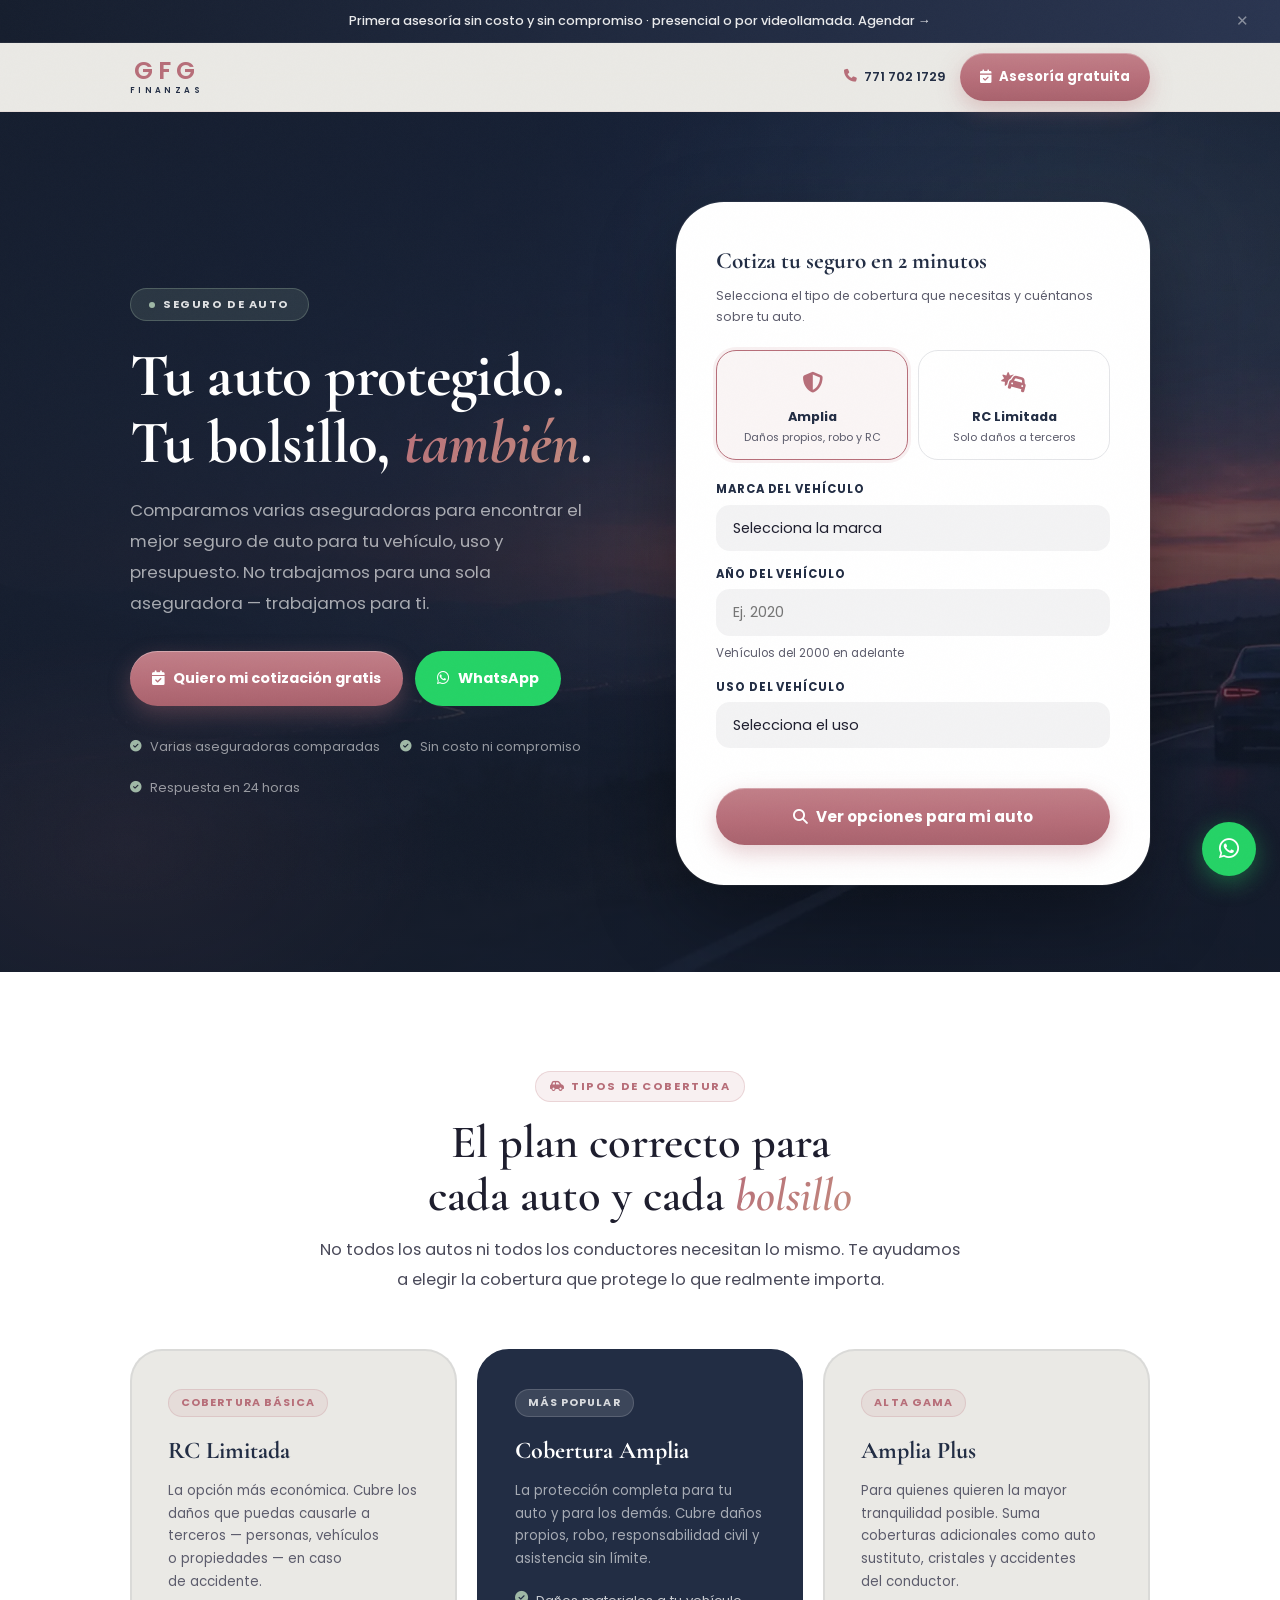
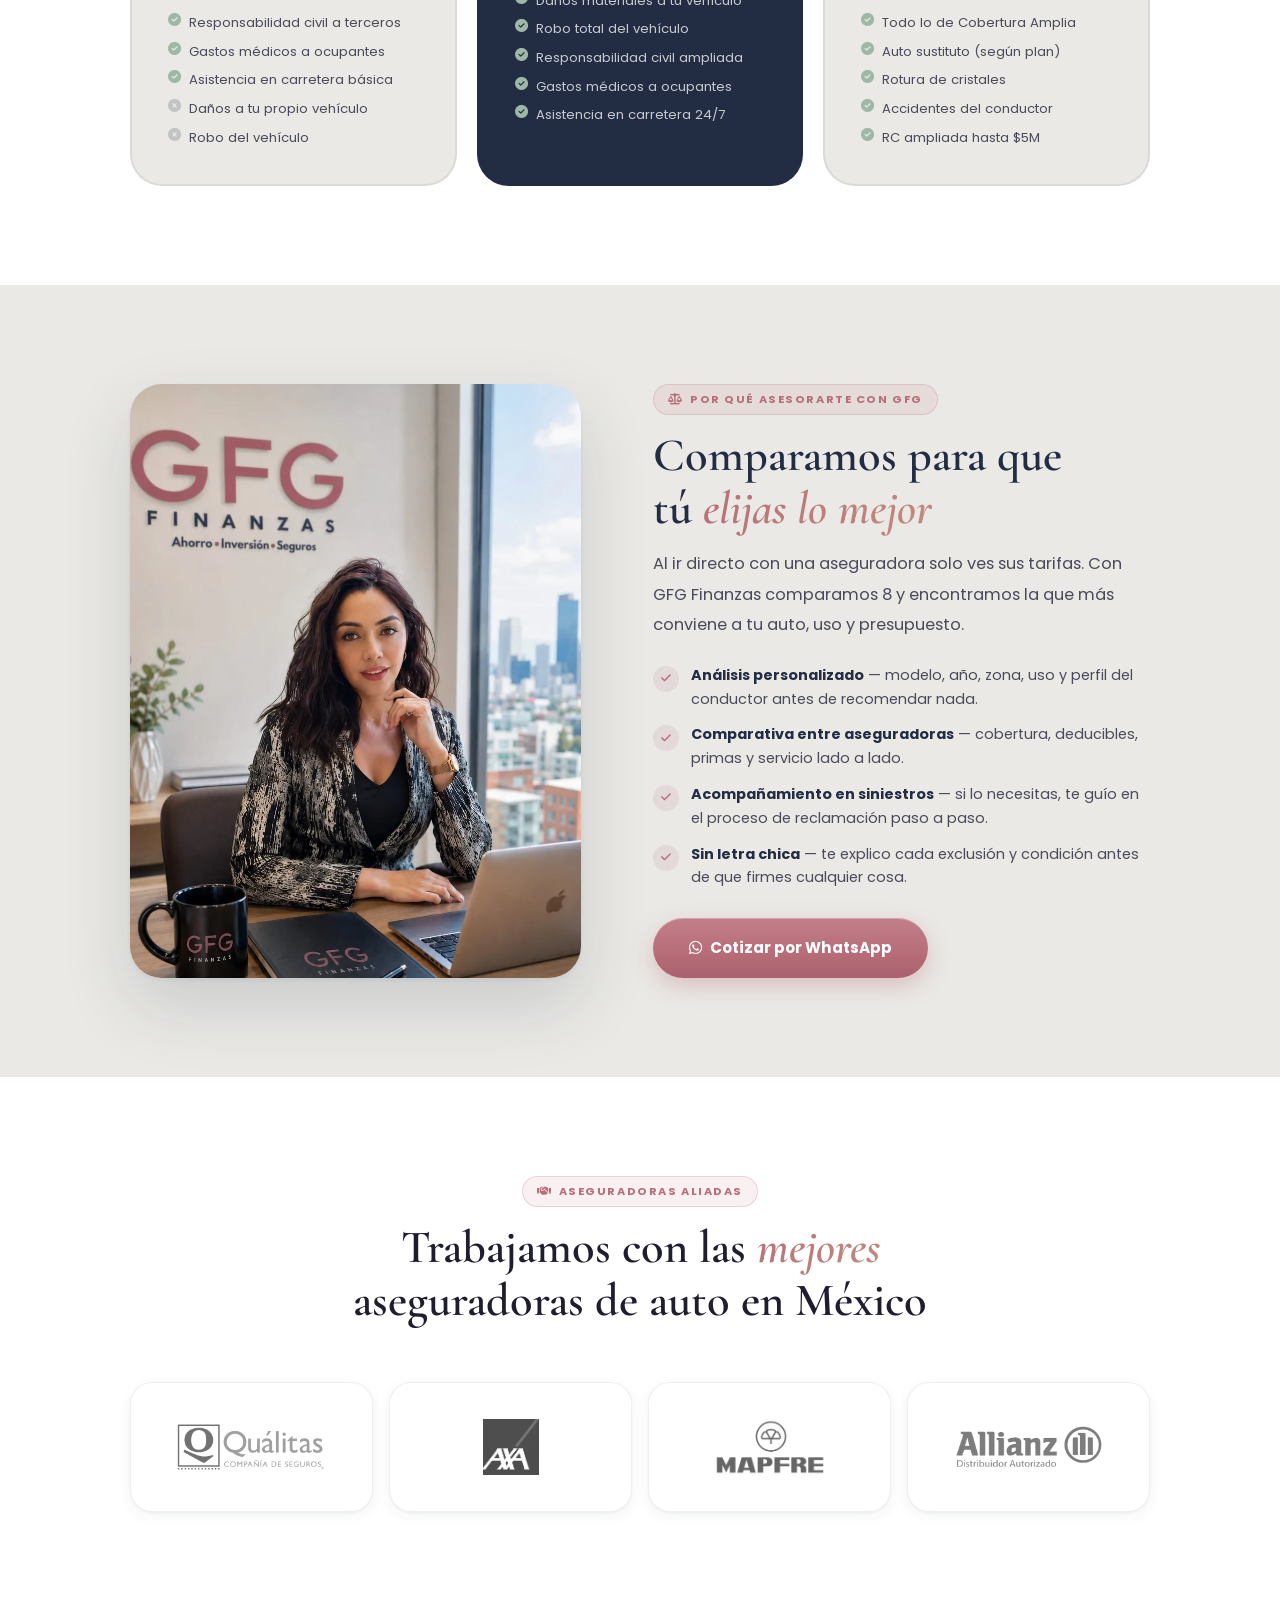
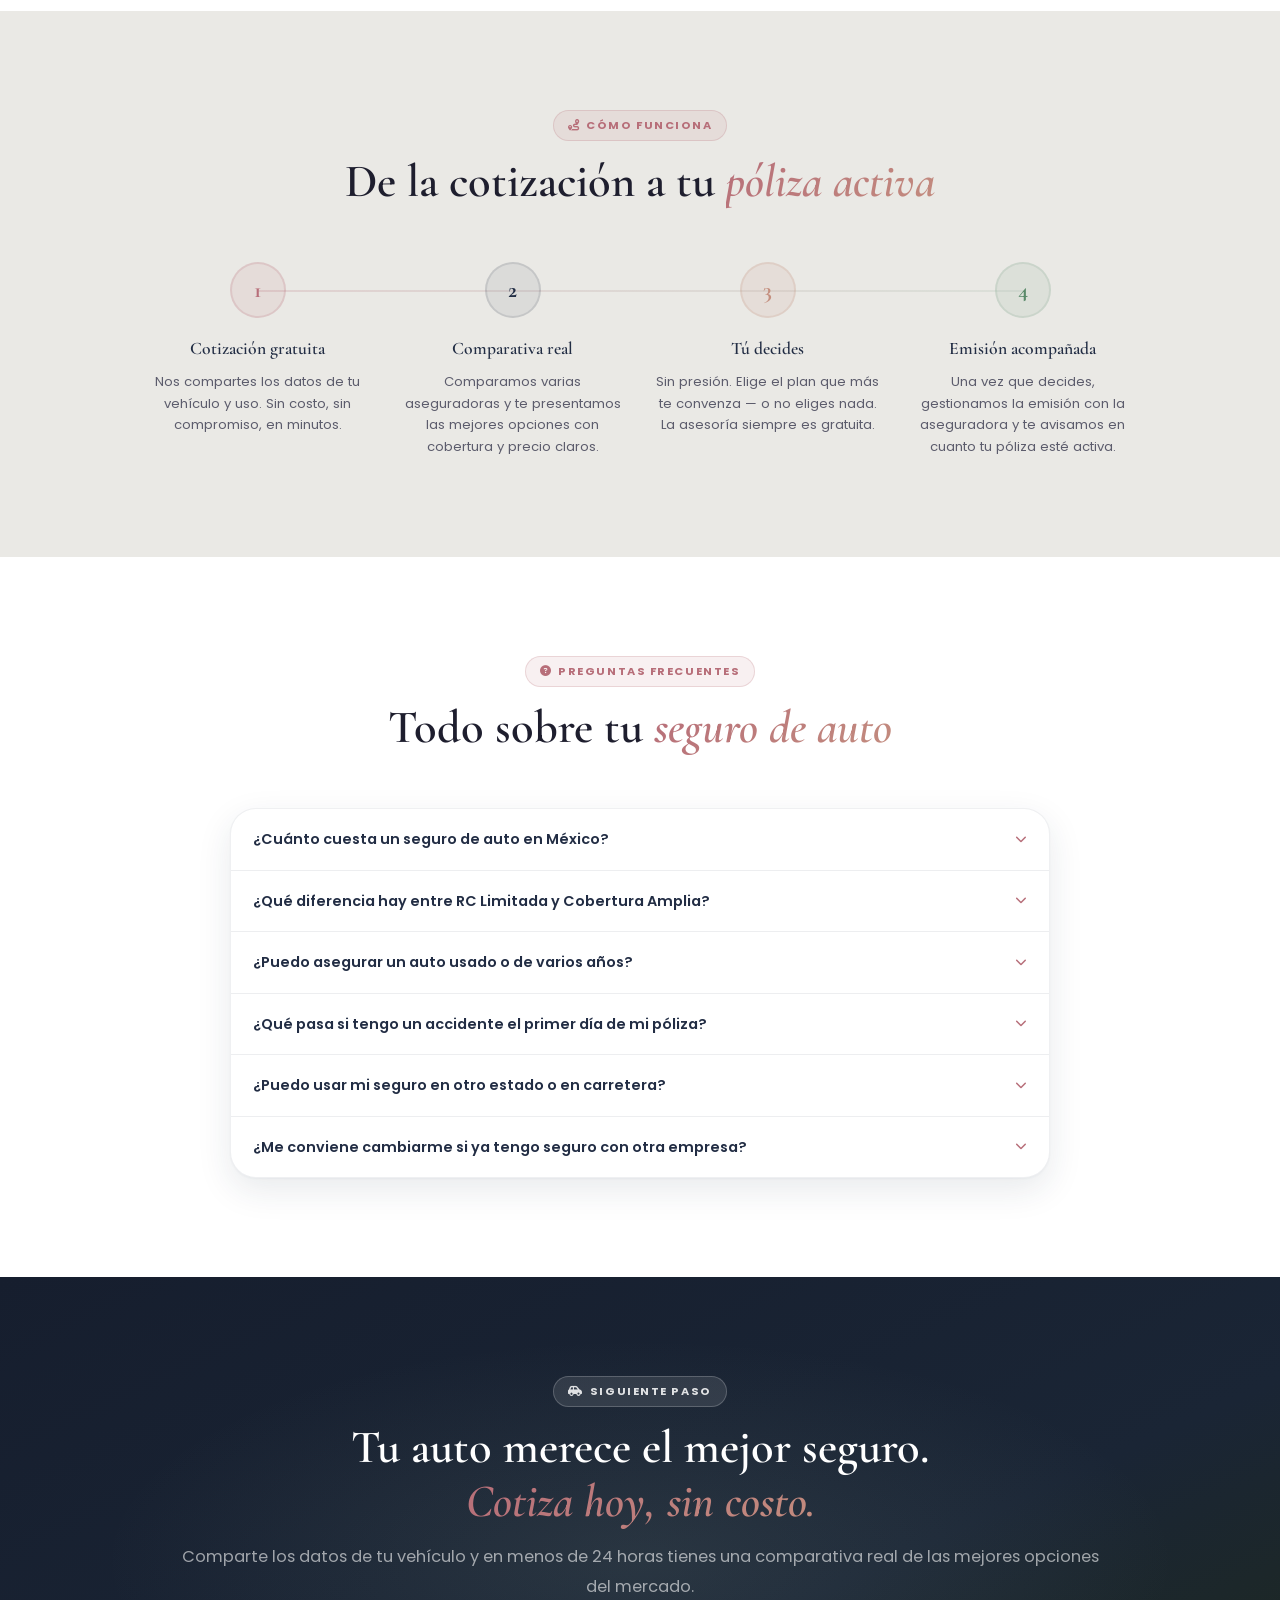
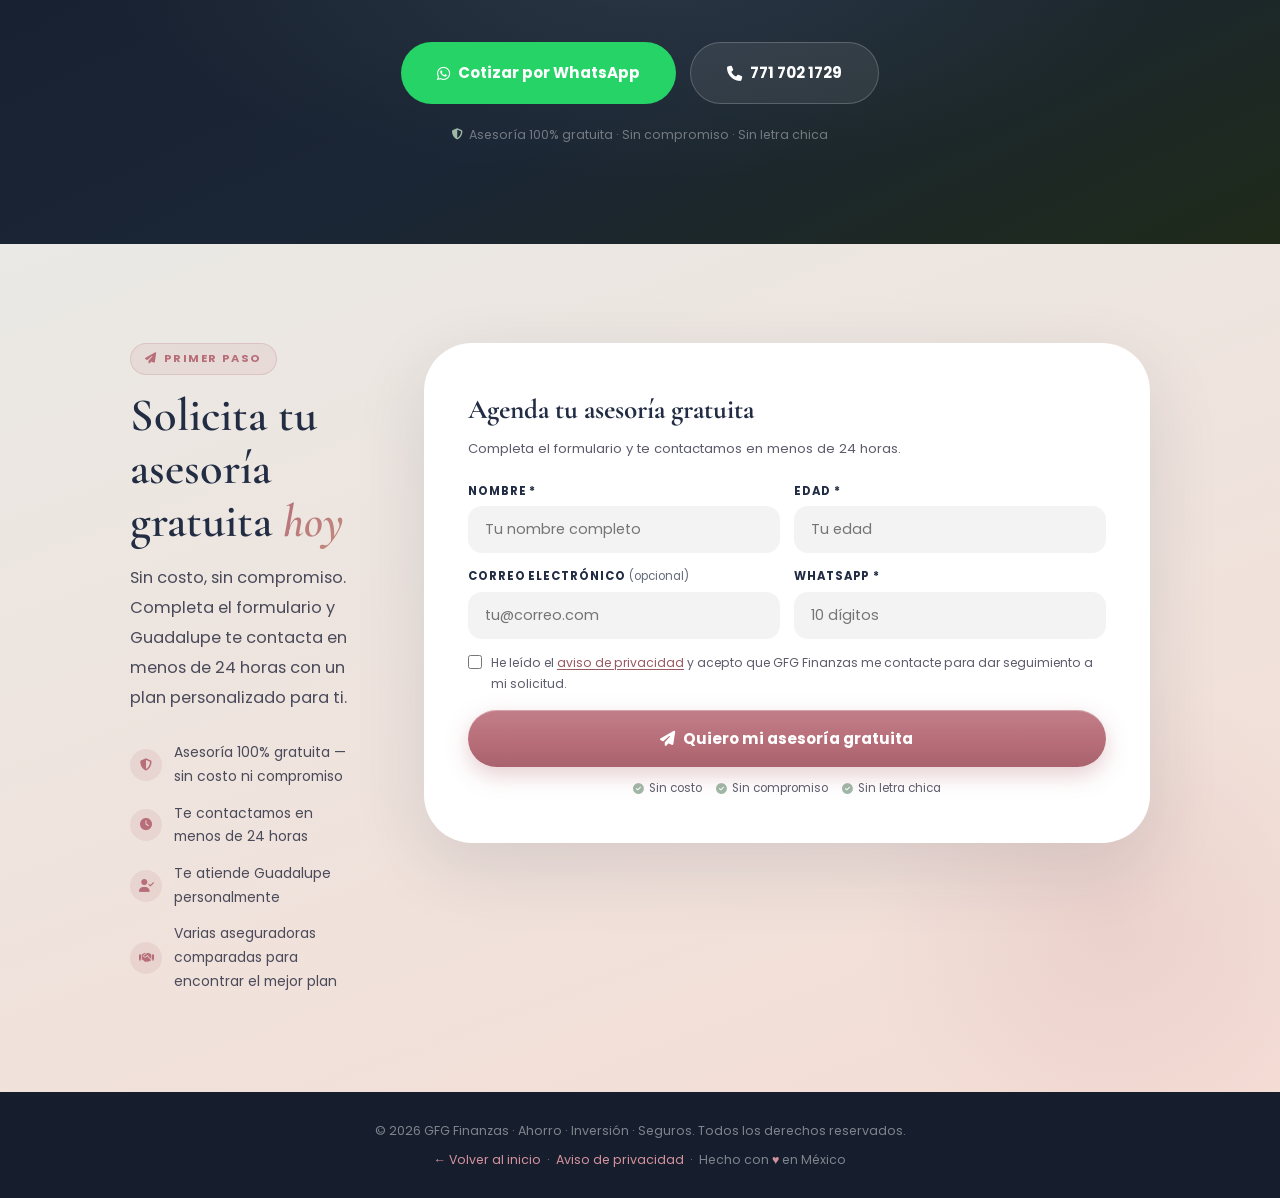
<file: auto.html>
<!DOCTYPE html>
<html lang="es">
<head>
  <meta charset="UTF-8" />
  <meta name="viewport" content="width=device-width, initial-scale=1.0" />
  <title>Seguro de Auto — GFG Finanzas | Cotiza sin costo</title>
  <meta name="description" content="Protege tu vehículo comparando las mejores aseguradoras de auto en México. Asesoría 100% gratuita, sin compromiso — GFG Finanzas." />
  <meta name="theme-color" content="#222D44" />
  <link rel="canonical" href="https://gfbfinanzas.vercel.app/auto.html" />
  <meta property="og:type"        content="website" />
  <meta property="og:url"         content="https://gfbfinanzas.vercel.app/auto.html" />
  <meta property="og:title"       content="Seguro de Auto — GFG Finanzas" />
  <meta property="og:description" content="Compara aseguradoras de auto con asesoría personal y sin costo. Guadalupe F. Godínez — GFG Finanzas." />
  <meta property="og:image"       content="https://gfbfinanzas.vercel.app/img/perfil.jpeg" />
  <meta property="og:locale"      content="es_MX" />
  <meta property="og:site_name"   content="GFG Finanzas" />
  <link rel="icon" type="image/svg+xml" href="img/favicon.svg" />
  <link rel="preload" as="image" href="img/hero/auto-3.webp" type="image/webp" fetchpriority="high" />
  <link rel="preconnect" href="https://fonts.googleapis.com" />
  <link rel="preconnect" href="https://fonts.gstatic.com" crossorigin />
  <link href="https://fonts.googleapis.com/css2?family=Cormorant+Garamond:ital,wght@0,400;0,500;0,600;0,700;1,400;1,600&family=Poppins:wght@300;400;500;600;700&display=swap" rel="stylesheet" />
  <link rel="stylesheet" href="https://cdnjs.cloudflare.com/ajax/libs/font-awesome/6.5.0/css/all.min.css" />

  <style>
  :root {
    --rosa:#B76E79; --rosa-dark:#9a5862; --rosa-light:#d4929c;
    --navy:#222D44; --navy-deep:#161e2e;
    --terracota:#C48F7F; --salvia:#9FB8A6;
    --hueso:#EAE9E5; --rosa-claro:#F4DDD5;
    --white:#FFFFFF; --texto:#1e1e2e;
    --texto-mid:#4a4a5a; --texto-soft:#5c5c6c;
    --amarillo:#f9d67a;
    --f-head:'Cormorant Garamond',Georgia,serif;
    --f-body:'Poppins',sans-serif;
    --w:1100px;
    --r-sm:12px; --r-md:20px; --r-lg:32px; --r-xl:48px;
    --shadow-sm:0 2px 12px rgba(34,45,68,.07);
    --shadow-md:0 8px 32px rgba(34,45,68,.12);
    --shadow-lg:0 20px 64px rgba(34,45,68,.18);
    --t:.28s cubic-bezier(.4,0,.2,1);
  }
  *,*::before,*::after{box-sizing:border-box;margin:0;padding:0;}
  html{font-size:16px;}
  @media(prefers-reduced-motion:no-preference){html{scroll-behavior:smooth;}}
  body{font-family:var(--f-body);color:var(--texto);background:var(--hueso);line-height:1.7;-webkit-font-smoothing:antialiased;overflow-x:hidden;}
  img{display:block;max-width:100%;}
  a{text-decoration:none;color:inherit;}
  ul{list-style:none;}
  button{font-family:inherit;cursor:pointer;}
  @media(prefers-reduced-motion:reduce){
    *,*::before,*::after{animation-duration:.01ms!important;transition-duration:.01ms!important;}
    [data-reveal]{opacity:1!important;transform:none!important;}
  }
  body::after{content:'';position:fixed;inset:0;pointer-events:none;z-index:9999;opacity:.018;background-image:url("data:image/svg+xml,%3Csvg viewBox='0 0 256 256' xmlns='http://www.w3.org/2000/svg'%3E%3Cfilter id='n'%3E%3CfeTurbulence type='fractalNoise' baseFrequency='0.9' numOctaves='4' stitchTiles='stitch'/%3E%3C/filter%3E%3Crect width='100%25' height='100%25' filter='url(%23n)'/%3E%3C/svg%3E");background-size:128px;}

  /* UTILS */
  .wrap{max-width:var(--w);margin:0 auto;padding:0 clamp(20px,5vw,40px);}
  .tag{display:inline-flex;align-items:center;gap:6px;font-size:.7rem;font-weight:700;letter-spacing:.14em;text-transform:uppercase;padding:5px 14px;border-radius:50px;color:var(--rosa);background:rgba(183,110,121,.1);border:1px solid rgba(183,110,121,.22);margin-bottom:14px;}
  .tag-light{color:rgba(255,255,255,.85);background:rgba(255,255,255,.1);border-color:rgba(255,255,255,.2);}
  .h-display{font-family:var(--f-head);font-size:clamp(2.4rem,5vw,3.8rem);font-weight:700;line-height:1.1;letter-spacing:-.01em;}
  .h-section{font-family:var(--f-head);font-size:clamp(1.9rem,4vw,2.9rem);font-weight:600;line-height:1.15;}
  .sub{font-size:clamp(.9rem,1.8vw,1.02rem);color:var(--texto-mid);line-height:1.85;margin-top:12px;}
  em{font-style:italic;background:linear-gradient(135deg,var(--rosa) 0%,var(--terracota) 55%,var(--rosa-dark) 100%);background-size:200% 200%;-webkit-background-clip:text;background-clip:text;color:transparent;animation:gshift 5s ease infinite;}
  @keyframes gshift{0%{background-position:0% 50%}50%{background-position:100% 50%}100%{background-position:0% 50%}}

  /* BUTTONS */
  .btn{display:inline-flex;align-items:center;gap:8px;padding:14px 28px;border-radius:60px;font-size:.88rem;font-weight:700;border:none;cursor:pointer;transition:var(--t);position:relative;overflow:hidden;white-space:nowrap;}
  .btn::after{content:'';position:absolute;inset:0;background:rgba(255,255,255,.12);opacity:0;transition:var(--t);}
  .btn:hover::after{opacity:1;}
  .btn:focus-visible{outline:3px solid var(--rosa);outline-offset:3px;}
  .btn-primary{background:linear-gradient(135deg,var(--rosa) 0%,#c4727d 100%);color:var(--white);box-shadow:0 4px 20px rgba(183,110,121,.4);}
  .btn-primary:hover{transform:translateY(-2px);box-shadow:0 8px 28px rgba(183,110,121,.55);}
  .btn-primary::before{content:'';position:absolute;top:0;left:-100%;width:60%;height:100%;background:linear-gradient(90deg,transparent,rgba(255,255,255,.22),transparent);animation:shimmer 3.5s ease-in-out infinite;}
  @keyframes shimmer{0%{left:-100%}40%,100%{left:160%}}
  .btn-ghost{background:rgba(34,45,68,.06);color:var(--navy);border:1.5px solid rgba(34,45,68,.12);}
  .btn-ghost:hover{background:rgba(34,45,68,.1);transform:translateY(-2px);}
  .btn-wa{background:#25D366;color:white;}
  .btn-wa:hover{background:#1fbe5a;transform:translateY(-2px);box-shadow:0 8px 24px rgba(37,211,102,.4);}
  .btn-full{width:100%;justify-content:center;}
  .btn-lg{padding:17px 36px;font-size:.95rem;}

  /* URGENCY BAR */
  #urgency-bar{background:linear-gradient(90deg,var(--navy-deep),#2a3550);color:rgba(255,255,255,.9);padding:10px 0;text-align:center;font-size:.8rem;font-weight:500;position:relative;z-index:1001;border-bottom:1px solid rgba(255,255,255,.06);}
  .bar-inner{display:flex;align-items:center;justify-content:center;gap:10px;flex-wrap:wrap;}
  .pulse-dot{width:7px;height:7px;border-radius:50%;background:#4ade80;box-shadow:0 0 0 2px rgba(74,222,128,.3);flex-shrink:0;}
  @media(prefers-reduced-motion:no-preference){.pulse-dot{animation:pdot 1.5s infinite;}}
  @keyframes pdot{0%,100%{opacity:1;transform:scale(1)}50%{opacity:.6;transform:scale(.8)}}
  #urgency-bar strong{color:var(--amarillo);}
  .bar-close{position:absolute;right:16px;top:50%;transform:translateY(-50%);background:none;border:none;color:rgba(255,255,255,.45);font-size:.95rem;cursor:pointer;padding:6px;min-width:32px;min-height:32px;}

  /* NAV */
  #nav{position:sticky;top:0;z-index:1000;background:rgba(234,233,229,.9);backdrop-filter:blur(20px) saturate(1.4);-webkit-backdrop-filter:blur(20px) saturate(1.4);border-bottom:1px solid rgba(183,110,121,.1);transition:box-shadow var(--t);}
  #nav.shadow{box-shadow:0 4px 32px rgba(34,45,68,.1);}
  .nav-wrap{display:flex;align-items:center;justify-content:space-between;height:68px;}
  .nav-logo img{height:44px;width:auto;object-fit:contain;}
  .nav-phone{display:flex;align-items:center;gap:7px;font-size:.8rem;font-weight:600;color:var(--navy);}
  .nav-phone i{color:var(--rosa);}
  .nav-right{display:flex;align-items:center;gap:14px;}
  @media(max-width:640px){.nav-phone{display:none;}}

  /* HERO */
  #hero{background:linear-gradient(155deg,var(--navy-deep) 0%,#1a2535 55%,#1f2a1a 100%);padding:clamp(56px,10vh,96px) 0 clamp(48px,8vh,80px);position:relative;overflow:hidden;}
  #hero::before{content:'';position:absolute;inset:0;pointer-events:none;background:radial-gradient(ellipse 70% 60% at 85% 15%,rgba(159,184,166,.18) 0%,transparent 55%),radial-gradient(ellipse 50% 50% at 10% 85%,rgba(183,110,121,.14) 0%,transparent 50%),radial-gradient(ellipse 40% 40% at 50% 50%,rgba(196,143,127,.08) 0%,transparent 55%);}
  .hero-grid{display:grid;grid-template-columns:1fr 1fr;gap:clamp(40px,6vw,72px);align-items:center;position:relative;z-index:1;}
  .hero-eyebrow{display:inline-flex;align-items:center;gap:8px;background:rgba(159,184,166,.15);border:1px solid rgba(159,184,166,.3);border-radius:50px;padding:6px 18px;font-size:.7rem;font-weight:700;color:rgba(255,255,255,.85);letter-spacing:.14em;text-transform:uppercase;margin-bottom:22px;}
  .hero-eyebrow .dot{width:6px;height:6px;border-radius:50%;background:var(--salvia);}
  .hero-title{color:var(--white);margin-bottom:18px;}
  .hero-lead{color:rgba(255,255,255,.62);font-size:clamp(.9rem,1.8vw,1.05rem);line-height:1.85;margin-bottom:32px;max-width:520px;}
  .hero-actions{display:flex;gap:12px;flex-wrap:wrap;margin-bottom:36px;}
  .hero-proof{display:flex;gap:20px;flex-wrap:wrap;}
  .hproof-item{display:flex;align-items:center;gap:8px;font-size:.8rem;color:rgba(255,255,255,.55);}
  .hproof-item i{color:var(--salvia);font-size:.72rem;}
  /* Cotizador visual right */
  .hero-cot-card{background:var(--white);border-radius:var(--r-xl);padding:clamp(28px,4vw,40px);box-shadow:0 32px 80px rgba(0,0,0,.35),0 0 0 1px rgba(255,255,255,.06);}
  .cot-title{font-family:var(--f-head);font-size:1.45rem;font-weight:700;color:var(--navy);margin-bottom:4px;}
  .cot-sub{font-size:.78rem;color:var(--texto-soft);margin-bottom:22px;}
  /* Tipo de cobertura selector */
  .cover-selector{display:grid;grid-template-columns:1fr 1fr;gap:10px;margin-bottom:20px;}
  .cover-opt{border:1.5px solid rgba(34,45,68,.12);border-radius:var(--r-md);padding:14px;cursor:pointer;transition:var(--t);text-align:center;}
  .cover-opt:hover{border-color:rgba(183,110,121,.3);background:rgba(183,110,121,.04);}
  .cover-opt.selected{border-color:var(--rosa);background:rgba(183,110,121,.07);box-shadow:0 0 0 3px rgba(183,110,121,.1);}
  .cover-opt input{position:absolute;opacity:0;width:0;height:0;}
  .cover-opt-ico{font-size:1.4rem;margin-bottom:6px;}
  .cover-opt-name{font-size:.8rem;font-weight:700;color:var(--navy);}
  .cover-opt-desc{font-size:.68rem;color:var(--texto-soft);margin-top:2px;line-height:1.4;}
  /* Form fields */
  .form-group{display:flex;flex-direction:column;gap:5px;margin-bottom:14px;}
  .form-group label{font-size:.72rem;font-weight:700;color:var(--navy);text-transform:uppercase;letter-spacing:.08em;}
  .form-group input,.form-group select{padding:12px 16px;border:1.5px solid rgba(34,45,68,.1);border-radius:10px;font-family:var(--f-body);font-size:.9rem;color:var(--texto);background:var(--hueso);outline:none;transition:var(--t);}
  .form-group select{appearance:none;cursor:pointer;background-image:url("data:image/svg+xml,%3Csvg xmlns='http://www.w3.org/2000/svg' width='12' height='8' viewBox='0 0 12 8'%3E%3Cpath d='M1 1l5 5 5-5' stroke='%23B76E79' stroke-width='1.8' fill='none' stroke-linecap='round' stroke-linejoin='round'/%3E%3C/svg%3E");background-repeat:no-repeat;background-position:right 14px center;padding-right:40px;}
  .form-group input:focus,.form-group select:focus{border-color:var(--rosa);box-shadow:0 0 0 3px rgba(183,110,121,.1);background:var(--white);}
  .form-note{font-size:.73rem;color:var(--texto-soft);margin-top:3px;}
  .form-error{font-size:.8rem;color:#c94444;font-weight:600;min-height:16px;margin-bottom:10px;}
  /* Result */
  .quote-result{margin-top:18px;padding:18px;border-radius:var(--r-md);background:var(--hueso);border:1.5px solid rgba(34,45,68,.07);}
  .quote-result[hidden]{display:none;}
  .qr-label{font-size:.68rem;font-weight:700;text-transform:uppercase;letter-spacing:.1em;color:var(--texto-soft);margin-bottom:6px;}
  .qr-value{font-family:var(--f-head);font-size:1.5rem;font-weight:700;color:var(--rosa);line-height:1;margin-bottom:4px;}
  .qr-note{font-size:.78rem;color:var(--texto-mid);line-height:1.6;padding:10px 12px;background:rgba(183,110,121,.06);border-radius:var(--r-sm);border-left:3px solid var(--rosa);margin:10px 0 14px;}
  .guarantee-badges{display:flex;justify-content:center;gap:14px;flex-wrap:wrap;margin-top:12px;}
  .gb{display:flex;align-items:center;gap:5px;font-size:.72rem;color:var(--texto-soft);}
  .gb i{color:var(--salvia);font-size:.68rem;}

  /* PROOF STRIP */
  #proof-strip{background:var(--white);border-bottom:1px solid rgba(34,45,68,.07);}
  .proof-grid{display:grid;grid-template-columns:repeat(4,1fr);}
  .proof-item{text-align:center;padding:clamp(20px,3vh,30px) 16px;border-right:1px solid rgba(34,45,68,.07);}
  .proof-item:last-child{border-right:none;}
  .proof-num{font-family:var(--f-head);font-size:clamp(2rem,4vw,2.8rem);font-weight:700;color:var(--rosa);line-height:1;}
  .proof-label{font-size:.78rem;color:var(--texto-soft);margin-top:4px;line-height:1.5;}

  /* COBERTURAS */
  #coberturas{padding:clamp(64px,11vh,100px) 0;background:var(--white);}
  .sec-header{margin-bottom:clamp(40px,6vh,60px);}
  .sec-header.center{text-align:center;}
  .sec-header.center .sub{margin:12px auto 0;}
  .planes-auto{display:grid;grid-template-columns:repeat(3,1fr);gap:20px;}
  .plan-auto{border-radius:var(--r-lg);padding:clamp(28px,3vw,36px);border:2px solid rgba(34,45,68,.08);transition:var(--t);position:relative;overflow:hidden;}
  .plan-auto::before{content:'';position:absolute;inset:0;border-radius:inherit;background:radial-gradient(circle at var(--mx,50%) var(--my,50%),rgba(183,110,121,.08) 0%,transparent 65%);opacity:0;transition:opacity .35s;pointer-events:none;}
  .plan-auto:hover::before{opacity:1;}
  .plan-auto:hover{transform:translateY(-5px);box-shadow:var(--shadow-lg);}
  .plan-auto.featured{background:var(--navy);color:white;border-color:var(--navy);}
  .plan-auto:not(.featured){background:var(--hueso);}
  .plan-tag{display:inline-block;font-size:.68rem;font-weight:700;text-transform:uppercase;letter-spacing:.1em;padding:4px 12px;border-radius:50px;margin-bottom:14px;}
  .plan-auto:not(.featured) .plan-tag{background:rgba(183,110,121,.1);color:var(--rosa);border:1px solid rgba(183,110,121,.2);}
  .plan-auto.featured .plan-tag{background:rgba(255,255,255,.12);color:rgba(255,255,255,.8);border:1px solid rgba(255,255,255,.15);}
  .plan-auto h3{font-family:var(--f-head);font-size:1.5rem;font-weight:700;margin-bottom:8px;}
  .plan-auto:not(.featured) h3{color:var(--navy);}
  .plan-auto.featured h3{color:white;}
  .plan-auto p{font-size:.83rem;line-height:1.7;margin-bottom:20px;}
  .plan-auto:not(.featured) p{color:var(--texto-soft);}
  .plan-auto.featured p{color:rgba(255,255,255,.6);}
  .plan-features{display:flex;flex-direction:column;gap:9px;}
  .pf{display:flex;align-items:flex-start;gap:8px;font-size:.82rem;line-height:1.5;}
  .plan-auto:not(.featured) .pf{color:var(--texto-mid);}
  .plan-auto.featured .pf{color:rgba(255,255,255,.75);}
  .pf i.yes{color:var(--salvia);}
  .pf i.no{color:rgba(34,45,68,.2);}
  .plan-auto.featured .pf i.yes{color:var(--salvia);}
  .plan-auto.featured .pf i.no{color:rgba(255,255,255,.2);}

  /* BENEFICIOS */
  #beneficios{padding:clamp(64px,11vh,100px) 0;background:var(--hueso);}
  .ben-grid{display:grid;grid-template-columns:1fr 1.1fr;gap:clamp(40px,6vw,72px);align-items:center;}
  .ben-photo{border-radius:var(--r-lg);overflow:hidden;box-shadow:var(--shadow-lg);}
  .ben-photo img{width:100%;height:clamp(360px,48vh,500px);object-fit:cover;object-position:center center;}
  .ben-copy .h-section{color:var(--navy);margin-bottom:14px;}
  .ben-copy .sub{max-width:100%;}
  .check-list{display:flex;flex-direction:column;gap:12px;margin-top:24px;}
  .check-item{display:flex;align-items:flex-start;gap:12px;}
  .check-ico{width:26px;height:26px;border-radius:50%;flex-shrink:0;margin-top:2px;background:rgba(183,110,121,.12);color:var(--rosa);display:flex;align-items:center;justify-content:center;font-size:.7rem;}
  .check-item p{font-size:.9rem;color:var(--texto-mid);line-height:1.65;}
  .check-item strong{color:var(--navy);}

  /* MARCAS */
  #marcas{padding:clamp(64px,11vh,100px) 0;background:var(--white);}
  .brands-grid{display:grid;grid-template-columns:repeat(4,1fr);gap:16px;margin-top:40px;}
  .brand-card{background:var(--hueso);border-radius:var(--r-md);padding:24px 18px;text-align:center;border:1.5px solid rgba(34,45,68,.07);display:flex;flex-direction:column;align-items:center;gap:10px;transition:var(--t);position:relative;overflow:hidden;}
  .brand-card::before{content:'';position:absolute;inset:0;border-radius:inherit;background:radial-gradient(circle at var(--mx,50%) var(--my,50%),rgba(183,110,121,.07) 0%,transparent 65%);opacity:0;transition:opacity .35s;pointer-events:none;}
  .brand-card:hover::before{opacity:1;}
  .brand-card:hover{border-color:rgba(183,110,121,.28);box-shadow:var(--shadow-md);transform:translateY(-4px);}
  .brand-card.is-logo{min-height:130px;justify-content:center;}
  .brand-logo-img{max-height:56px;max-width:150px;width:auto;object-fit:contain;filter:grayscale(1);opacity:.72;transition:filter var(--t),opacity var(--t);}
  .brand-card:hover .brand-logo-img{filter:grayscale(0);opacity:1;}
  .brand-ico{width:52px;height:52px;border-radius:14px;display:flex;align-items:center;justify-content:center;font-size:1.4rem;flex-shrink:0;}
  .ico-rosa{background:rgba(183,110,121,.1);color:var(--rosa);}
  .ico-navy{background:rgba(34,45,68,.08);color:var(--navy);}
  .ico-terra{background:rgba(196,143,127,.15);color:var(--terracota);}
  .ico-salvia{background:rgba(159,184,166,.2);color:#5a8a6a;}
  .brand-name{font-family:var(--f-head);font-size:1.15rem;font-weight:700;color:var(--navy);}
  .brand-esp{font-size:.73rem;color:var(--texto-soft);line-height:1.4;}
  .brand-badge{font-size:.65rem;font-weight:700;padding:3px 10px;border-radius:50px;background:rgba(159,184,166,.2);color:#4a7a5a;letter-spacing:.06em;text-transform:uppercase;}

  /* PROCESO */
  #proceso{padding:clamp(64px,11vh,100px) 0;background:var(--hueso);}
  .steps-grid{display:grid;grid-template-columns:repeat(4,1fr);gap:0;position:relative;margin-top:48px;}
  .steps-grid::before{content:'';position:absolute;top:28px;left:calc(12.5%);right:calc(12.5%);height:2px;background:linear-gradient(90deg,var(--rosa) 0%,var(--salvia) 100%);opacity:.2;z-index:0;}
  .step{display:flex;flex-direction:column;align-items:center;text-align:center;padding:0 16px;position:relative;z-index:1;}
  .step-num{width:56px;height:56px;border-radius:50%;display:flex;align-items:center;justify-content:center;font-family:var(--f-head);font-size:1.4rem;font-weight:700;margin-bottom:16px;border:2px solid transparent;}
  .step:nth-child(1) .step-num{background:rgba(183,110,121,.1);color:var(--rosa);border-color:rgba(183,110,121,.2);}
  .step:nth-child(2) .step-num{background:rgba(34,45,68,.07);color:var(--navy);border-color:rgba(34,45,68,.12);}
  .step:nth-child(3) .step-num{background:rgba(196,143,127,.12);color:var(--terracota);border-color:rgba(196,143,127,.2);}
  .step:nth-child(4) .step-num{background:rgba(159,184,166,.18);color:#5a8a6a;border-color:rgba(159,184,166,.3);}
  .step h3{font-family:var(--f-head);font-size:1.1rem;font-weight:600;color:var(--navy);margin-bottom:7px;}
  .step p{font-size:.82rem;color:var(--texto-soft);line-height:1.65;}

  /* FAQ */
  #faq{padding:clamp(64px,11vh,100px) 0;background:var(--white);}
  .faq-list{max-width:720px;margin:40px auto 0;display:flex;flex-direction:column;gap:10px;}
  .faq-item{background:var(--hueso);border-radius:var(--r-md);border:1px solid rgba(34,45,68,.08);overflow:hidden;}
  .faq-item summary{display:flex;align-items:center;justify-content:space-between;gap:12px;padding:18px 22px;cursor:pointer;list-style:none;font-size:.9rem;font-weight:600;color:var(--navy);user-select:none;}
  .faq-item summary::-webkit-details-marker{display:none;}
  .faq-item summary::after{content:'\f078';font-family:'Font Awesome 6 Free';font-weight:900;font-size:.72rem;color:var(--rosa);flex-shrink:0;transition:transform var(--t);}
  .faq-item[open] summary::after{transform:rotate(-180deg);}
  .faq-item[open]{border-color:rgba(183,110,121,.22);}
  .faq-item[open] summary{color:var(--rosa);border-bottom:1px solid rgba(183,110,121,.1);}
  .faq-body{padding:14px 22px 18px;font-size:.88rem;color:var(--texto-mid);line-height:1.8;}

  /* CTA */
  #cta-final{padding:clamp(64px,11vh,100px) 0;background:linear-gradient(155deg,var(--navy-deep) 0%,#1a2535 60%,#1f2a1a 100%);position:relative;overflow:hidden;text-align:center;}
  #cta-final::before{content:'';position:absolute;inset:0;background:radial-gradient(ellipse 70% 65% at 50% 50%,rgba(159,184,166,.12) 0%,transparent 60%);}
  .cta-inner{position:relative;z-index:1;}
  .cta-inner .h-section{color:white;margin-bottom:14px;}
  .cta-inner .sub{color:rgba(255,255,255,.58);margin:0 auto 40px;text-align:center;}
  .cta-actions{display:flex;justify-content:center;gap:14px;flex-wrap:wrap;}
  .cta-note{font-size:.78rem;color:rgba(255,255,255,.38);margin-top:20px;display:flex;align-items:center;justify-content:center;gap:6px;}
  .cta-note i{color:var(--salvia);font-size:.7rem;}

  /* FOOTER */
  footer{background:var(--navy-deep);color:rgba(255,255,255,.45);padding:28px 0;text-align:center;font-size:.78rem;}
  footer p+p{margin-top:7px;}
  footer a{color:var(--rosa-light);}

  /* WA FLOAT */
  .wa-float{position:fixed;bottom:24px;right:24px;width:54px;height:54px;border-radius:50%;background:#25D366;color:white;display:flex;align-items:center;justify-content:center;font-size:1.45rem;z-index:890;box-shadow:0 6px 24px rgba(37,211,102,.4);transition:var(--t);}
  .wa-float:hover{transform:scale(1.1);}

  /* REVEAL */
  [data-reveal]{opacity:0;transform:translateY(22px);transition:opacity .6s ease,transform .6s ease;}
  [data-reveal].is-visible{opacity:1;transform:translateY(0);}

  /* RESPONSIVE */
  @media(max-width:900px){
    .hero-grid{grid-template-columns:1fr;}
    .ben-grid{grid-template-columns:1fr;}
    .planes-auto{grid-template-columns:1fr;}
  }
  @media(max-width:768px){
    .proof-grid{grid-template-columns:repeat(2,1fr);}
    .proof-item{border-right:none;border-bottom:1px solid rgba(34,45,68,.07);}
    .brands-grid{grid-template-columns:repeat(2,1fr);}
    .steps-grid{grid-template-columns:repeat(2,1fr);gap:28px;}
    .steps-grid::before{display:none;}
    .cover-selector{grid-template-columns:1fr;}
  }
  @media(max-width:480px){.steps-grid{grid-template-columns:1fr;}}
  
  /* === LEAD FORM SECTION === */
  #lead-section{padding:clamp(64px,11vh,100px) 0;background:linear-gradient(160deg,var(--hueso) 0%,var(--rosa-claro) 100%);position:relative;overflow:hidden;}
  #lead-section::before{content:"";position:absolute;bottom:-80px;right:-80px;width:500px;height:500px;background:radial-gradient(circle,rgba(183,110,121,.12) 0%,transparent 70%);pointer-events:none;}
  .lead-wrap{display:grid;grid-template-columns:1fr 1.4fr;gap:clamp(32px,5vw,72px);align-items:start;position:relative;z-index:1;}
  .lead-copy .h-section{color:var(--navy);margin-bottom:14px;}
  .lead-copy .sub{max-width:100%;}
  .lead-proofs{display:flex;flex-direction:column;gap:13px;margin-top:28px;}
  .lp-item{display:flex;align-items:center;gap:12px;font-size:.87rem;color:var(--texto-mid);}
  .lp-ico{width:32px;height:32px;border-radius:50%;background:rgba(183,110,121,.12);color:var(--rosa);display:flex;align-items:center;justify-content:center;font-size:.76rem;flex-shrink:0;}
  .lead-card{background:var(--white);border-radius:var(--r-xl);padding:clamp(28px,4vw,44px);box-shadow:0 24px 72px rgba(34,45,68,.12);}
  .lc-title{font-family:var(--f-head);font-size:1.7rem;font-weight:700;color:var(--navy);margin-bottom:4px;}
  .lc-sub{font-size:.82rem;color:var(--texto-soft);margin-bottom:22px;}
  .lf-row{display:grid;grid-template-columns:1fr 1fr;gap:14px;}
  .lf-group{display:flex;flex-direction:column;gap:5px;margin-bottom:14px;}
  .lf-group label{font-size:.72rem;font-weight:700;color:var(--navy);text-transform:uppercase;letter-spacing:.08em;}
  .lf-group input{padding:12px 16px;border:1.5px solid rgba(34,45,68,.1);border-radius:10px;font-family:var(--f-body);font-size:.9rem;color:var(--texto);background:var(--hueso);outline:none;transition:var(--t);}
  .lf-group input:focus{border-color:var(--rosa);box-shadow:0 0 0 3px rgba(183,110,121,.1);background:var(--white);}
  .lf-group input.lferr{border-color:#e05c5c;}
  .lf-err{font-size:.72rem;color:#c94444;margin-top:2px;display:none;}
  .lf-err.show{display:block;}
  .lf-privacy{display:flex;gap:9px;align-items:flex-start;font-size:.76rem;color:var(--texto-soft);margin-bottom:16px;}
  .lf-privacy input{width:14px;height:14px;margin-top:2px;accent-color:var(--rosa);flex-shrink:0;}
  .lf-badges{display:flex;justify-content:center;gap:14px;flex-wrap:wrap;margin-top:12px;}
  .lf-badge{display:flex;align-items:center;gap:5px;font-size:.73rem;color:var(--texto-soft);}
  .lf-badge i{color:var(--salvia);font-size:.68rem;}
  .lf-success{display:none;text-align:center;padding:20px 0;}
  .lfs-ico{font-size:2.8rem;color:var(--salvia);margin-bottom:12px;}
  .lf-success h4{font-family:var(--f-head);font-size:1.6rem;color:var(--navy);margin-bottom:8px;}
  .lf-success p{font-size:.88rem;color:var(--texto-soft);margin-bottom:18px;}
  @media(max-width:900px){.lead-wrap{grid-template-columns:1fr;}}
  @media(max-width:540px){.lf-row{grid-template-columns:1fr;}.lead-card{padding:24px 18px;}}
  
  
  @media (max-width: 640px) {
    .hero-grid         { grid-template-columns: 1fr; }
    .planes-auto       { grid-template-columns: 1fr; }
    .brands-grid       { grid-template-columns: 1fr 1fr; }
    .steps-grid        { grid-template-columns: 1fr; }
    .steps-grid::before{ display: none; }
    .cover-selector    { grid-template-columns: 1fr; }
    .lf-row            { grid-template-columns: 1fr; }
    .lead-card-center,.hero-cot-card { padding: 24px 18px; }
    .h-display         { font-size: clamp(2rem,8vw,2.6rem); }
    .proof-grid        { grid-template-columns: 1fr 1fr; }
    .ben-grid          { grid-template-columns: 1fr; }
  }

  
  /* ============================================================
     MOBILE FIXES GLOBALES — touch targets + legibilidad
  ============================================================ */
  /* Touch targets mínimos 48px */
  .btn      { min-height: 48px; }
  .btn-lg   { min-height: 52px; }
  .btn-xl   { min-height: 56px; }
  .bar-close{ min-width: 44px; min-height: 44px; }
  .wa-float { min-width: 54px; min-height: 54px; }

  /* Inputs más cómodos en mobile */
  @media (max-width: 768px) {
    .lf-group input,
    .form-group input,
    .form-group select,
    .form-group textarea,
    .f-group input,
    .ic-field input { font-size: 16px !important; /* Evita zoom en iOS */ min-height: 48px; }
    .lf-group label,
    .form-group label,
    .f-group label { font-size: .74rem; }
    /* Botones del form full-width en mobile */
    .btn-full  { padding: 15px 20px; font-size: .9rem; }
    /* Proof grid 2 columnas en mobile */
    .proof-grid { grid-template-columns: 1fr 1fr !important; }
    /* Steps conectadas */
    .steps-grid::before { display: none; }
    /* Urgency bar más compacto */
    .bar-inner  { gap: 6px; }
    #urgency-bar{ font-size: .75rem; padding: 8px 0; }
    /* Countdown timer */
    .countdown-timer { gap: 6px; }
    .cd-num          { min-width: 44px; font-size: 1.6rem; padding: 8px 10px; }
    /* Hero actions column */
    .hero-actions    { flex-direction: column; align-items: flex-start; }
    .hero-actions .btn { width: 100%; justify-content: center; }
    /* Nav más compacto */
    .nav-wrap,.nav-vsl-wrap { height: 58px; }
    /* Cards padding */
    .bcard          { padding: clamp(20px,4vw,36px); }
    .tcard,.tcard-vsl{ padding: 20px 18px; }
    /* Brand cards */
    .brand-card     { padding: 18px 14px; }
    .brand-ico,.brand-name{ font-size:1rem; }
    /* Pilar cards */
    .pilar          { padding: 22px 18px; }
    /* Pain cards */
    .pain-card      { padding: 18px 16px; }
    /* Proof items */
    .proof-item     { padding: 18px 12px; }
    .proof-num      { font-size: 1.8rem; }
    .proof-label    { font-size: .72rem; }
  }

  @media (max-width: 480px) {
    /* Typography scale down */
    .h-display  { font-size: clamp(1.85rem,8.5vw,2.4rem) !important; }
    .h-section  { font-size: clamp(1.55rem,7vw,2rem) !important; }
    .sub        { font-size: .9rem; }
    /* Stat numbers */
    .stat-num   { font-size: 2rem; }
    /* Brands 2 columnas forzado */
    .brands-grid{ grid-template-columns: 1fr 1fr !important; }
    /* Steps vertical */
    .step-item  { padding: 18px 14px; gap: 12px; }
    /* Pilares */
    .pilar-num  { font-size: 2.4rem; }
    /* Cards más compactos */
    .lead-card-center,.hero-cot-card,.form-card,.cta-card,.cotizador-card { padding: 20px 16px; }
    /* Chips */
    .chip       { font-size: .7rem; padding: 5px 10px; }
    /* Asesora chips */
    .asesora-chips { gap: 6px; }
    /* Modal */
    .modal-box  { padding: 22px 18px; }
    /* Final CTA actions */
    .final-actions,.cta-actions,.contact-actions { flex-direction: column; align-items: center; }
    .final-actions .btn,.cta-actions .btn,.contact-actions .btn { width: 100%; justify-content: center; }
    /* Guarantee row */
    .guarantee-row-final { gap: 10px; }
    .gr-item    { font-size: .74rem; }
    /* FAQ */
    .faq-item summary { font-size: .86rem; padding: 16px 18px; }
    .faq-body   { padding: 12px 18px 16px; font-size: .85rem; }
    /* ISR calc */
    .isr-calc   { padding: 22px 18px; }
    /* Pilar lista */
    .pilar-list li { font-size: .78rem; }
    /* Proof faces */
    .proof-faces span { width: 26px; height: 26px; font-size: .58rem; }
    /* Countdown bar */
    .countdown-bar { padding: 7px 14px; font-size: .72rem; }
  }

  
  /* Hamburger menu (mobile) */
  .hamburger {
    display: none; flex-direction: column; gap: 5px; cursor: pointer;
    padding: 6px; border: none; background: none;
    min-width: 44px; min-height: 44px; align-items: center; justify-content: center;
  }
  .hamburger span {
    display: block; width: 22px; height: 2px;
    background: rgba(255,255,255,.8); border-radius: 2px; transition: var(--t);
  }
  .hamburger.active span:nth-child(1) { transform: translateY(7px) rotate(45deg); }
  .hamburger.active span:nth-child(2) { opacity: 0; }
  .hamburger.active span:nth-child(3) { transform: translateY(-7px) rotate(-45deg); }
  .nav-drawer-mobile {
    display: none; position: fixed; inset: 0;
    background: var(--navy-deep); z-index: 999;
    flex-direction: column; padding: 80px 32px 40px;
  }
  .nav-drawer-mobile.open { display: flex; }
  .nav-drawer-mobile a {
    display: block; padding: 16px 0;
    font-family: var(--f-head); font-size: 1.5rem; font-weight: 600;
    color: white; border-bottom: 1px solid rgba(255,255,255,.07); transition: color var(--t);
  }
  .nav-drawer-mobile a:hover { color: var(--rosa); }
  .nav-drawer-mobile .btn { margin-top: 28px; width: 100%; justify-content: center; font-size: 1rem; }
  @media (max-width: 640px) {
    .nav-phone { display: none !important; }
    .nav-right .btn:not(.btn-wa) { display: none; }
    .hamburger { display: flex; }
  }

  /* ============================================================
     STICKY MOBILE CTA BAR
  ============================================================ */
  .mobile-bar {
    display: none;
    position: fixed; bottom: 0; left: 0; right: 0; z-index: 950;
    background: var(--white); border-top: 1px solid rgba(34,45,68,.1);
    padding: 10px 16px 10px; gap: 10px;
    box-shadow: 0 -4px 20px rgba(34,45,68,.12);
  }
  @media (max-width: 768px) {
    .mobile-bar { display: flex; align-items: center; }
    body { padding-bottom: 68px; }
    /* WA float sube para no colisionar */
    .wa-float   { bottom: 78px !important; }
    #live-counter { bottom: 136px !important; }
    #fomo-container { bottom: 168px !important; }
  }
  .mbar-btn {
    flex: 1; background: linear-gradient(135deg, var(--rosa) 0%, #c4727d 100%);
    color: white; border: none; border-radius: 50px; cursor: pointer;
    padding: 14px 16px; font-family: var(--f-body); font-size: .88rem;
    font-weight: 700; display: flex; align-items: center; justify-content: center;
    gap: 8px; text-decoration: none; box-shadow: 0 4px 14px rgba(183,110,121,.4);
    min-height: 48px;
  }
  .mbar-wa {
    width: 48px; height: 48px; border-radius: 50%; flex-shrink: 0;
    background: #25D366; color: white; border: none; cursor: pointer;
    display: flex; align-items: center; justify-content: center;
    font-size: 1.3rem; text-decoration: none;
  }
  </style>
  <link rel="stylesheet" href="css/gfg.css?v=33" />
</head>
<body class="pg-seg">

<!-- URGENCY BAR -->
<div id="urgency-bar" role="note">
  <div class="bar-inner">
    <span>Primera asesoría sin costo y sin compromiso · presencial o por videollamada. <a href="#lead-section" class="bar-cta">Agendar →</a></span>
  </div>
  <button class="bar-close" id="bar-close" aria-label="Cerrar">✕</button>
</div>

<!-- NAV -->
<nav id="nav" aria-label="Navegación">
  <div class="wrap nav-wrap">
    <a href="index.html" class="nav-logo" aria-label="GFG Finanzas — Inicio">
      <span class="gfg-logo" role="img" aria-label="GFG Finanzas"><span class="gl-mark">GFG</span><span class="gl-word">Finanzas</span></span>
    </a>
    <div class="nav-right">
      <a href="tel:+527717021729" class="nav-phone">
        <i class="fas fa-phone" aria-hidden="true"></i>
        <span>771 702 1729</span>
      </a>
      <a href="#cta-final" class="btn btn-primary" style="padding:10px 20px;font-size:.82rem;">
        <i class="fas fa-calendar-check" aria-hidden="true"></i>
        Asesoría gratuita
      </a>
    </div>
  </div>
</nav>
<!-- MOBILE DRAWER -->
<div class="nav-drawer-mobile" id="mobileDrawer" role="dialog" aria-modal="true" aria-label="Menú">
  <a href="index.html" onclick="closeMobileNav()">Inicio</a>
    <a href="#coberturas" onclick="closeMobileNav()">Coberturas</a>
    <a href="#marcas" onclick="closeMobileNav()">Aseguradoras</a>
    <a href="#proceso" onclick="closeMobileNav()">Proceso</a>
    <a href="#faq" onclick="closeMobileNav()">FAQ</a>
    <a href="#cta-final" onclick="closeMobileNav()" class="btn btn-primary">Cotización gratuita</a>
</div>

<main>

<!-- HERO + COTIZADOR RÁPIDO -->
<section id="hero" class="gfg-hero-bg gfg-hero-side gfg-hero--auto" aria-labelledby="hero-title">
  <div class="wrap">
    <div class="hero-grid">

      <!-- Left: copy -->
      <div>
        <div class="hero-eyebrow">
          <span class="dot" aria-hidden="true"></span>
          Seguro de Auto
        </div>
        <h1 class="h-display hero-title" id="hero-title">
          Tu auto protegido.<br/>Tu bolsillo, <em>también</em>.
        </h1>
        <p class="hero-lead">
          Comparamos varias aseguradoras para encontrar el mejor seguro de auto para tu vehículo, uso y presupuesto. No trabajamos para una sola aseguradora — trabajamos para ti.
        </p>
        <div class="hero-actions">
          <a href="#cta-final" class="btn btn-primary btn-lg">
            <i class="fas fa-calendar-check" aria-hidden="true"></i>
            Quiero mi cotización gratis
          </a>
          <a href="https://wa.me/527717021729?text=Hola%20Guadalupe%2C%20quiero%20cotizar%20mi%20seguro%20de%20auto" class="btn btn-wa btn-lg" target="_blank" rel="noopener noreferrer">
            <i class="fab fa-whatsapp" aria-hidden="true"></i>
            WhatsApp
          </a>
        </div>
        <div class="hero-proof">
          <div class="hproof-item"><i class="fas fa-check-circle" aria-hidden="true"></i>Varias aseguradoras comparadas</div>
          <div class="hproof-item"><i class="fas fa-check-circle" aria-hidden="true"></i>Sin costo ni compromiso</div>
          <div class="hproof-item"><i class="fas fa-check-circle" aria-hidden="true"></i>Respuesta en 24 horas</div>
        </div>
      </div>

      <!-- Right: cotizador rápido -->
      <div class="hero-cot-card">
        <div class="cot-title">Cotiza tu seguro en 2 minutos</div>
        <div class="cot-sub">Selecciona el tipo de cobertura que necesitas y cuéntanos sobre tu auto.</div>

        <!-- Selector de tipo -->
        <div class="cover-selector" role="group" aria-label="Tipo de cobertura">
          <label class="cover-opt selected">
            <input type="radio" name="cover" value="amplia" checked />
            <div class="cover-opt-ico" aria-hidden="true"><i class="fas fa-shield-halved"></i></div>
            <div class="cover-opt-name">Amplia</div>
            <div class="cover-opt-desc">Daños propios, robo y RC</div>
          </label>
          <label class="cover-opt">
            <input type="radio" name="cover" value="rc" />
            <div class="cover-opt-ico" aria-hidden="true"><i class="fas fa-car-burst"></i></div>
            <div class="cover-opt-name">RC Limitada</div>
            <div class="cover-opt-desc">Solo daños a terceros</div>
          </label>
        </div>

        <form id="autoForm" novalidate>
          <div class="form-group">
            <label for="marca-auto">Marca del vehículo</label>
            <select id="marca-auto" name="marca">
              <option value="" disabled selected>Selecciona la marca</option>
              <option>Nissan</option><option>Chevrolet</option><option>Toyota</option>
              <option>Volkswagen</option><option>Honda</option><option>Ford</option>
              <option>Kia</option><option>Hyundai</option><option>Mazda</option>
              <option>Otra</option>
            </select>
          </div>
          <div class="form-group">
            <label for="anio-auto">Año del vehículo</label>
            <input type="number" id="anio-auto" name="anio" min="2000" max="2025" placeholder="Ej. 2020" inputmode="numeric" />
            <div class="form-note">Vehículos del 2000 en adelante</div>
          </div>
          <div class="form-group">
            <label for="uso-auto">Uso del vehículo</label>
            <select id="uso-auto" name="uso">
              <option value="" disabled selected>Selecciona el uso</option>
              <option value="particular">Particular</option>
              <option value="uber">Plataformas (Uber / DiDi)</option>
              <option value="comercial">Comercial / Empresarial</option>
            </select>
          </div>
          <div id="autoFormError" class="form-error" role="alert" aria-live="polite"></div>
          <button type="submit" class="btn btn-primary btn-full btn-lg">
            <i class="fas fa-search" aria-hidden="true"></i>
            Ver opciones para mi auto
          </button>
        </form>

        <div id="autoResult" class="quote-result" hidden>
          <div class="qr-label">Resultado estimado</div>
          <div class="qr-value" id="qrValue">Desde $X / mes</div>
          <div class="qr-note" id="qrNote"></div>
          <a id="qrWA" href="#" class="btn btn-wa btn-full" target="_blank" rel="noopener noreferrer">
            <i class="fab fa-whatsapp" aria-hidden="true"></i>
            Enviar datos a Guadalupe
          </a>
          <div class="guarantee-badges">
            <span class="gb"><i class="fas fa-check-circle" aria-hidden="true"></i>Sin costo</span>
            <span class="gb"><i class="fas fa-check-circle" aria-hidden="true"></i>Sin compromiso</span>
          </div>
        </div>
      </div>

    </div>
  </div>
</section>

<!-- PLANES DE AUTO -->
<section id="coberturas" aria-labelledby="cob-title">
  <div class="wrap">
    <div class="sec-header center" data-reveal>
      <span class="tag"><i class="fas fa-car-side" aria-hidden="true"></i>Tipos de cobertura</span>
      <h2 class="h-section" id="cob-title">El plan correcto para<br/>cada auto y cada <em>bolsillo</em></h2>
      <p class="sub">No todos los autos ni todos los conductores necesitan lo mismo. Te ayudamos a elegir la cobertura que protege lo que realmente importa.</p>
    </div>
    <div class="planes-auto">
      <div class="plan-auto" data-reveal>
        <div class="plan-tag">Cobertura básica</div>
        <h3>RC Limitada</h3>
        <p>La opción más económica. Cubre los daños que puedas causarle a terceros — personas, vehículos o propiedades — en caso de accidente.</p>
        <div class="plan-features">
          <div class="pf"><i class="fas fa-check-circle yes" aria-hidden="true"></i>Responsabilidad civil a terceros</div>
          <div class="pf"><i class="fas fa-check-circle yes" aria-hidden="true"></i>Gastos médicos a ocupantes</div>
          <div class="pf"><i class="fas fa-check-circle yes" aria-hidden="true"></i>Asistencia en carretera básica</div>
          <div class="pf"><i class="fas fa-times-circle no" aria-hidden="true"></i>Daños a tu propio vehículo</div>
          <div class="pf"><i class="fas fa-times-circle no" aria-hidden="true"></i>Robo del vehículo</div>
        </div>
      </div>
      <div class="plan-auto featured" data-reveal>
        <div class="plan-tag">Más popular</div>
        <h3>Cobertura Amplia</h3>
        <p>La protección completa para tu auto y para los demás. Cubre daños propios, robo, responsabilidad civil y asistencia sin límite.</p>
        <div class="plan-features">
          <div class="pf"><i class="fas fa-check-circle yes" aria-hidden="true"></i>Daños materiales a tu vehículo</div>
          <div class="pf"><i class="fas fa-check-circle yes" aria-hidden="true"></i>Robo total del vehículo</div>
          <div class="pf"><i class="fas fa-check-circle yes" aria-hidden="true"></i>Responsabilidad civil ampliada</div>
          <div class="pf"><i class="fas fa-check-circle yes" aria-hidden="true"></i>Gastos médicos a ocupantes</div>
          <div class="pf"><i class="fas fa-check-circle yes" aria-hidden="true"></i>Asistencia en carretera 24/7</div>
        </div>
      </div>
      <div class="plan-auto" data-reveal>
        <div class="plan-tag">Alta gama</div>
        <h3>Amplia Plus</h3>
        <p>Para quienes quieren la mayor tranquilidad posible. Suma coberturas adicionales como auto sustituto, cristales y accidentes del conductor.</p>
        <div class="plan-features">
          <div class="pf"><i class="fas fa-check-circle yes" aria-hidden="true"></i>Todo lo de Cobertura Amplia</div>
          <div class="pf"><i class="fas fa-check-circle yes" aria-hidden="true"></i>Auto sustituto (según plan)</div>
          <div class="pf"><i class="fas fa-check-circle yes" aria-hidden="true"></i>Rotura de cristales</div>
          <div class="pf"><i class="fas fa-check-circle yes" aria-hidden="true"></i>Accidentes del conductor</div>
          <div class="pf"><i class="fas fa-check-circle yes" aria-hidden="true"></i>RC ampliada hasta $5M</div>
        </div>
      </div>
    </div>
  </div>
</section>

<!-- BENEFICIOS + FOTO -->
<section id="beneficios" aria-labelledby="ben-title">
  <div class="wrap">
    <div class="ben-grid">
      <div class="ben-photo" data-reveal>
        <img src="img/perfil.webp" alt="Guadalupe F. Godínez, asesora de seguros de auto GFG Finanzas" loading="lazy" />
      </div>
      <div class="ben-copy" data-reveal>
        <span class="tag"><i class="fas fa-scale-balanced" aria-hidden="true"></i>Por qué asesorarte con GFG</span>
        <h2 class="h-section" id="ben-title">Comparamos para que<br/>tú <em>elijas lo mejor</em></h2>
        <p class="sub">Al ir directo con una aseguradora solo ves sus tarifas. Con GFG Finanzas comparamos 8 y encontramos la que más conviene a tu auto, uso y presupuesto.</p>
        <div class="check-list">
          <div class="check-item">
            <div class="check-ico"><i class="fas fa-check" aria-hidden="true"></i></div>
            <p><strong>Análisis personalizado</strong> — modelo, año, zona, uso y perfil del conductor antes de recomendar nada.</p>
          </div>
          <div class="check-item">
            <div class="check-ico"><i class="fas fa-check" aria-hidden="true"></i></div>
            <p><strong>Comparativa entre aseguradoras</strong> — cobertura, deducibles, primas y servicio lado a lado.</p>
          </div>
          <div class="check-item">
            <div class="check-ico"><i class="fas fa-check" aria-hidden="true"></i></div>
            <p><strong>Acompañamiento en siniestros</strong> — si lo necesitas, te guío en el proceso de reclamación paso a paso.</p>
          </div>
          <div class="check-item">
            <div class="check-ico"><i class="fas fa-check" aria-hidden="true"></i></div>
            <p><strong>Sin letra chica</strong> — te explico cada exclusión y condición antes de que firmes cualquier cosa.</p>
          </div>
        </div>
        <div style="margin-top:28px;">
          <a href="https://wa.me/527717021729?text=Hola%20Guadalupe%2C%20quiero%20cotizar%20mi%20seguro%20de%20auto" class="btn btn-primary btn-lg" target="_blank" rel="noopener noreferrer">
            <i class="fab fa-whatsapp" aria-hidden="true"></i>
            Cotizar por WhatsApp
          </a>
        </div>
      </div>
    </div>
  </div>
</section>

<!-- ASEGURADORAS -->
<section id="marcas" aria-labelledby="marcas-title">
  <div class="wrap">
    <div class="sec-header center" data-reveal>
      <span class="tag"><i class="fas fa-handshake" aria-hidden="true"></i>Aseguradoras aliadas</span>
      <h2 class="h-section" id="marcas-title">Trabajamos con las <em>mejores</em><br/>aseguradoras de auto en México</h2>
    </div>
    <div class="brands-grid" data-reveal role="list">
      <div class="brand-card is-logo" role="listitem"><img class="brand-logo-img" src="img/brands/qualitas-logo.webp" alt="Quálitas Seguros" loading="lazy" /></div>
      <div class="brand-card is-logo" role="listitem"><img class="brand-logo-img" src="img/brands/axa-logo.png" alt="AXA Seguros" loading="lazy" /></div>
      <div class="brand-card is-logo" role="listitem"><img class="brand-logo-img" src="img/brands/Mapfre_logo.webp" alt="Mapfre" loading="lazy" /></div>
      <div class="brand-card is-logo" role="listitem"><img class="brand-logo-img" src="img/brands/allianz-distribuidor-autorizado.png" alt="Allianz" loading="lazy" /></div>
    </div>
  </div>
</section>

<!-- PROCESO -->
<section id="proceso" aria-labelledby="proc-title">
  <div class="wrap">
    <div class="sec-header center" data-reveal>
      <span class="tag"><i class="fas fa-route" aria-hidden="true"></i>Cómo funciona</span>
      <h2 class="h-section" id="proc-title">De la cotización a tu <em>póliza activa</em></h2>
    </div>
    <div class="steps-grid">
      <div class="step" data-reveal><div class="step-num">1</div><h3>Cotización gratuita</h3><p>Nos compartes los datos de tu vehículo y uso. Sin costo, sin compromiso, en minutos.</p></div>
      <div class="step" data-reveal><div class="step-num">2</div><h3>Comparativa real</h3><p>Comparamos varias aseguradoras y te presentamos las mejores opciones con cobertura y precio claros.</p></div>
      <div class="step" data-reveal><div class="step-num">3</div><h3>Tú decides</h3><p>Sin presión. Elige el plan que más te convenza — o no eliges nada. La asesoría siempre es gratuita.</p></div>
      <div class="step" data-reveal><div class="step-num">4</div><h3>Emisión acompañada</h3><p>Una vez que decides, gestionamos la emisión con la aseguradora y te avisamos en cuanto tu póliza esté activa.</p></div>
    </div>
  </div>
</section>

<!-- FAQ -->
<section id="faq" aria-labelledby="faq-title">
  <div class="wrap">
    <div class="sec-header center" data-reveal>
      <span class="tag"><i class="fas fa-circle-question" aria-hidden="true"></i>Preguntas frecuentes</span>
      <h2 class="h-section" id="faq-title">Todo sobre tu <em>seguro de auto</em></h2>
    </div>
    <div class="faq-list">
      <details class="faq-item" data-reveal>
        <summary>¿Cuánto cuesta un seguro de auto en México?</summary>
        <div class="faq-body">Depende del modelo, año, zona de circulación, tipo de cobertura y perfil del conductor. Un seguro de RC básico puede arrancar desde $4,000 MXN anuales; una cobertura amplia para un vehículo reciente puede ser $8,000–$20,000+ al año. En tu cotización gratuita te damos precios reales.</div>
      </details>
      <details class="faq-item" data-reveal>
        <summary>¿Qué diferencia hay entre RC Limitada y Cobertura Amplia?</summary>
        <div class="faq-body">La RC Limitada solo cubre los daños que le causes a terceros (personas o vehículos). La Cobertura Amplia además cubre los daños a tu propio vehículo y el robo total. Para autos recientes o de valor, casi siempre conviene la amplia.</div>
      </details>
      <details class="faq-item" data-reveal>
        <summary>¿Puedo asegurar un auto usado o de varios años?</summary>
        <div class="faq-body">Sí. La mayoría de aseguradoras cubren vehículos desde el año 2000 en adelante. Para autos muy antiguos o de colección, hay opciones específicas. Te asesoramos según el modelo y año de tu vehículo.</div>
      </details>
      <details class="faq-item" data-reveal>
        <summary>¿Qué pasa si tengo un accidente el primer día de mi póliza?</summary>
        <div class="faq-body">La cobertura es efectiva desde el momento en que tu póliza es emitida y pagada. No hay períodos de espera para accidentes de auto. Sí puede haber espera para algunas coberturas adicionales dependiendo de la aseguradora.</div>
      </details>
      <details class="faq-item" data-reveal>
        <summary>¿Puedo usar mi seguro en otro estado o en carretera?</summary>
        <div class="faq-body">Sí. Los seguros de auto en México tienen cobertura en toda la república. Algunos planes también incluyen cobertura en Estados Unidos y Canadá. Te indicamos las condiciones exactas de cada aseguradora.</div>
      </details>
      <details class="faq-item" data-reveal>
        <summary>¿Me conviene cambiarme si ya tengo seguro con otra empresa?</summary>
        <div class="faq-body">Puede que sí. Revisamos tu póliza actual sin costo y comparamos coberturas y precio. Muchos clientes descubren que pueden tener mejor cobertura pagando igual o menos. Si tu póliza actual es la mejor opción, te lo decimos honestamente.</div>
      </details>
    </div>
  </div>
</section>

<!-- CTA FINAL -->
<section id="cta-final" aria-labelledby="cta-title">
  <div class="wrap">
    <div class="cta-inner">
      <span class="tag tag-light"><i class="fas fa-car-side" aria-hidden="true"></i>Siguiente paso</span>
      <h2 class="h-section" id="cta-title">Tu auto merece el mejor seguro.<br/><em>Cotiza hoy, sin costo.</em></h2>
      <p class="sub">Comparte los datos de tu vehículo y en menos de 24 horas tienes una comparativa real de las mejores opciones del mercado.</p>
      <div class="cta-actions">
        <a href="https://wa.me/527717021729?text=Hola%20Guadalupe%2C%20quiero%20cotizar%20mi%20seguro%20de%20auto" class="btn btn-wa btn-lg" target="_blank" rel="noopener noreferrer">
          <i class="fab fa-whatsapp" aria-hidden="true"></i>
          Cotizar por WhatsApp
        </a>
        <a href="tel:+527717021729" class="btn btn-ghost btn-lg" style="background:rgba(255,255,255,.08);color:white;border-color:rgba(255,255,255,.2);">
          <i class="fas fa-phone" aria-hidden="true"></i>
          771 702 1729
        </a>
      </div>
      <div class="cta-note">
        <i class="fas fa-shield-alt" aria-hidden="true"></i>
        Asesoría 100% gratuita · Sin compromiso · Sin letra chica
      </div>
    </div>
  </div>
</section>


<!-- ====================================================
     FORMULARIO DE LEADS
==================================================== -->
<section id="lead-section" aria-labelledby="lead-form-title">
  <div class="wrap">
    <div class="lead-wrap">
      <div class="lead-copy">
        <span class="tag" style="margin-bottom:14px;"><i class="fas fa-paper-plane"></i>Primer paso</span>
        <h2 class="h-section" id="lead-form-title">Solicita tu asesoría<br/>gratuita <em>hoy</em></h2>
        <p class="sub">Sin costo, sin compromiso. Completa el formulario y Guadalupe te contacta en menos de 24 horas con un plan personalizado para ti.</p>
        <div class="lead-proofs">
          <div class="lp-item"><div class="lp-ico"><i class="fas fa-shield-alt" aria-hidden="true"></i></div><span>Asesoría 100% gratuita — sin costo ni compromiso</span></div>
          <div class="lp-item"><div class="lp-ico"><i class="fas fa-clock" aria-hidden="true"></i></div><span>Te contactamos en menos de 24 horas</span></div>
          <div class="lp-item"><div class="lp-ico"><i class="fas fa-user-check" aria-hidden="true"></i></div><span>Te atiende Guadalupe personalmente</span></div>
          <div class="lp-item"><div class="lp-ico"><i class="fas fa-handshake" aria-hidden="true"></i></div><span>Varias aseguradoras comparadas para encontrar el mejor plan</span></div>
        </div>
      </div>
      <div class="lead-card">
        <div class="lc-title">Agenda tu asesoría gratuita</div>
        <div class="lc-sub">Completa el formulario y te contactamos en menos de 24 horas.</div>
        <form id="mainLeadForm" novalidate data-interes="auto">
          <input type="text" class="gfg-hp" name="website" tabindex="-1" autocomplete="off" aria-hidden="true" />
          <div class="lf-row">
            <div class="lf-group">
              <label for="lf-nombre">Nombre <span aria-hidden="true">*</span></label>
              <input type="text" id="lf-nombre" placeholder="Tu nombre completo" required autocomplete="given-name" />
              <span class="lf-err" id="err-lf-nombre" role="alert">Ingresa tu nombre.</span>
            </div>
            <div class="lf-group">
              <label for="lf-edad">Edad <span aria-hidden="true">*</span></label>
              <input type="number" id="lf-edad" placeholder="Tu edad" min="18" max="75" required inputmode="numeric" />
              <span class="lf-err" id="err-lf-edad" role="alert">Ingresa tu edad (18–75).</span>
            </div>
          </div>
          <div class="lf-row">
            <div class="lf-group">
              <label for="lf-correo">Correo electrónico <span class="lf-opt">(opcional)</span></label>
              <input type="email" id="lf-correo" placeholder="tu@correo.com" autocomplete="email" />
              <span class="lf-err" id="err-lf-correo" role="alert">Ingresa un correo válido.</span>
            </div>
            <div class="lf-group">
              <label for="lf-wa">WhatsApp <span aria-hidden="true">*</span></label>
              <input type="tel" id="lf-wa" placeholder="10 dígitos" required inputmode="numeric" autocomplete="tel" />
              <span class="lf-err" id="err-lf-wa" role="alert">Ingresa 10 dígitos válidos.</span>
            </div>
          </div>
          <div class="lf-privacy">
            <input type="checkbox" id="lf-priv" required />
            <label for="lf-priv">He leído el <a href="aviso-de-privacidad.html" target="_blank" rel="noopener">aviso de privacidad</a> y acepto que GFG Finanzas me contacte para dar seguimiento a mi solicitud.</label>
          </div>
          <button type="submit" class="btn btn-primary btn-full btn-lg">
            <i class="fas fa-paper-plane" aria-hidden="true"></i>
            Quiero mi asesoría gratuita
          </button>
          <div class="lf-badges">
            <span class="lf-badge"><i class="fas fa-check-circle" aria-hidden="true"></i>Sin costo</span>
            <span class="lf-badge"><i class="fas fa-check-circle" aria-hidden="true"></i>Sin compromiso</span>
            <span class="lf-badge"><i class="fas fa-check-circle" aria-hidden="true"></i>Sin letra chica</span>
          </div>
        </form>
        <div class="lf-success" id="mainLeadSuccess">
          <div class="lfs-ico"><i class="fas fa-circle-check" aria-hidden="true"></i></div>
          <h4>¡Listo! Solicitud enviada</h4>
          <p>Te contactamos en menos de 24 horas. ¡Gracias por confiar en GFG Finanzas!</p>
          <a href="https://wa.me/527717021729?text=Hola%20Guadalupe%2C%20acabo%20de%20enviar%20mi%20solicitud%20de%20asesoría" class="btn btn-wa btn-full" data-gfg-agenda target="_blank" rel="noopener noreferrer">
            <i class="fab fa-whatsapp" aria-hidden="true"></i>
            También escríbenos ahora
          </a>
        </div>
      </div>
    </div>
  </div>
</section>

</main>

<footer role="contentinfo">
  <div class="wrap">
    <p>© 2026 GFG Finanzas · Ahorro · Inversión · Seguros. Todos los derechos reservados.</p>
    <p><a href="index.html">← Volver al inicio</a> &nbsp;·&nbsp; <a href="aviso-de-privacidad.html">Aviso de privacidad</a> &nbsp;·&nbsp; Hecho con <span style="color:var(--rosa-light)">♥</span> en México</p>
  </div>
</footer>

<a href="https://wa.me/527717021729" class="wa-float" target="_blank" rel="noopener noreferrer" aria-label="WhatsApp">
  <i class="fab fa-whatsapp" aria-hidden="true"></i>
</a>

<script src="js/gfg-config.js?v=33"></script>
<script src="js/gfg.js?v=33"></script>
<script>
/* Nav */
(function(){if(localStorage.getItem('gfg-auto-bar')==='1'){const b=document.getElementById('urgency-bar');if(b)b.style.display='none';}})();
document.getElementById('bar-close').addEventListener('click',()=>{document.getElementById('urgency-bar').style.display='none';localStorage.setItem('gfg-auto-bar','1');});
const nav=document.getElementById('nav');
window.addEventListener('scroll',()=>nav.classList.toggle('shadow',scrollY>20),{passive:true});

/* Cover selector */
document.querySelectorAll('.cover-opt').forEach(opt=>{
  opt.addEventListener('click',()=>{
    document.querySelectorAll('.cover-opt').forEach(o=>o.classList.remove('selected'));
    opt.classList.add('selected');
  });
});

/* Cotizador rápido */
const rangeRef = {
  amplia: { min:800, max:1800 },
  rc:     { min:400, max:900  },
};
document.getElementById('autoForm').addEventListener('submit', e => {
  e.preventDefault();
  const marca = document.getElementById('marca-auto').value;
  const anio  = parseInt(document.getElementById('anio-auto').value);
  const uso   = document.getElementById('uso-auto').value;
  const cover = (document.querySelector('input[name="cover"]:checked') || {}).value || 'amplia';
  const err   = document.getElementById('autoFormError');

  if (!marca){ err.textContent = 'Selecciona la marca de tu vehículo.'; return; }
  const anioMax = new Date().getFullYear() + 1;
  if (!anio || anio < 2000 || anio > anioMax){ err.textContent = `Ingresa un año válido entre 2000 y ${anioMax}.`; return; }
  if (!uso){ err.textContent = 'Selecciona el uso del vehículo.'; return; }
  err.textContent = '';

  const age   = Math.max(0, new Date().getFullYear() - anio);
  const range = rangeRef[cover];
  const base  = range.min + Math.floor((range.max - range.min) * (age / 25));
  const mult  = uso === 'uber' ? 1.4 : uso === 'comercial' ? 1.2 : 1;
  const from  = Math.round(base * mult / 10) * 10;
  const to    = Math.round(from * 1.35 / 10) * 10;
  const fmt   = n => new Intl.NumberFormat('es-MX',{style:'currency',currency:'MXN',minimumFractionDigits:0}).format(n);

  document.getElementById('qrValue').textContent = `${fmt(from)} – ${fmt(to)} / mes`;
  document.getElementById('qrNote').textContent  = `Referencia estimada para ${marca} ${anio} con cobertura ${cover === 'amplia' ? 'Amplia' : 'RC Limitada'}. La prima final depende de la aseguradora, deducible y condiciones exactas de tu vehículo.`;

  const msg = `Hola Guadalupe, quiero cotizar mi seguro de auto:\nMarca: ${marca}\nAño: ${anio}\nUso: ${uso}\nCobertura: ${cover === 'amplia' ? 'Amplia' : 'RC Limitada'}`;
  document.getElementById('qrWA').href = `https://wa.me/527717021729?text=${encodeURIComponent(msg)}`;
  document.getElementById('autoResult').hidden = false;
  GFG.track('calculator_complete', { calculadora: 'auto', cobertura: cover });
  document.getElementById('autoResult').scrollIntoView({ behavior: 'smooth', block: 'nearest' });
});

/* Reveal */
if('IntersectionObserver' in window){
  const obs=new IntersectionObserver((entries)=>{entries.forEach(e=>{if(e.isIntersecting){e.target.classList.add('is-visible');obs.unobserve(e.target);}});},{threshold:0.12});
  document.querySelectorAll('[data-reveal]').forEach(el=>obs.observe(el));
}else{document.querySelectorAll('[data-reveal]').forEach(el=>el.classList.add('is-visible'));}

/* 3D tilt */
if(window.matchMedia('(prefers-reduced-motion: no-preference)').matches){
  document.querySelectorAll('.plan-auto,.brand-card').forEach(card=>{
    card.addEventListener('mousemove',e=>{
      const r=card.getBoundingClientRect(),x=e.clientX-r.left,y=e.clientY-r.top;
      const rx=((y-r.height/2)/(r.height/2))*-5,ry=((x-r.width/2)/(r.width/2))*5;
      card.style.transition='transform .08s ease,box-shadow .15s ease';
      card.style.transform=`perspective(900px) rotateX(${rx}deg) rotateY(${ry}deg) translateY(-4px)`;
      card.style.setProperty('--mx',(x/r.width*100)+'%');
      card.style.setProperty('--my',(y/r.height*100)+'%');
    });
    card.addEventListener('mouseleave',()=>{
      card.style.transition='transform .5s cubic-bezier(.2,0,0,1),box-shadow .5s cubic-bezier(.2,0,0,1)';
      card.style.transform='perspective(900px) rotateX(0) rotateY(0) translateY(0)';
      setTimeout(()=>{card.style.transition='';card.style.transform='';},510);
    });
  });
}



/* Mobile nav hamburger */
(function() {
  var ham = document.getElementById('ham-mobile');
  var drawer = document.getElementById('mobileDrawer');
  if (!ham || !drawer) return;
  ham.addEventListener('click', function() {
    var open = drawer.classList.contains('open');
    if (open) closeMobileNav(); else openMobileNav();
  });
  function openMobileNav() {
    drawer.classList.add('open');
    ham.classList.add('active');
    ham.setAttribute('aria-expanded', 'true');
    document.body.style.overflow = 'hidden';
  }
  window.closeMobileNav = function() {
    drawer.classList.remove('open');
    ham.classList.remove('active');
    ham.setAttribute('aria-expanded', 'false');
    document.body.style.overflow = '';
  };
  document.addEventListener('keydown', function(e) { if (e.key === 'Escape') closeMobileNav(); });
})();
</script>

<!-- STICKY MOBILE CTA BAR -->
<div class="mobile-bar" aria-label="Acciones rápidas">
  <a href="#cta-final" class="mbar-btn">
    <i class="fas fa-calendar-check" aria-hidden="true"></i>
    Asesoría gratuita
  </a>
  <a href="https://wa.me/527717021729" class="mbar-wa" target="_blank" rel="noopener noreferrer" aria-label="WhatsApp">
    <i class="fab fa-whatsapp" aria-hidden="true"></i>
  </a>
</div>

</body>
</html>
</file>
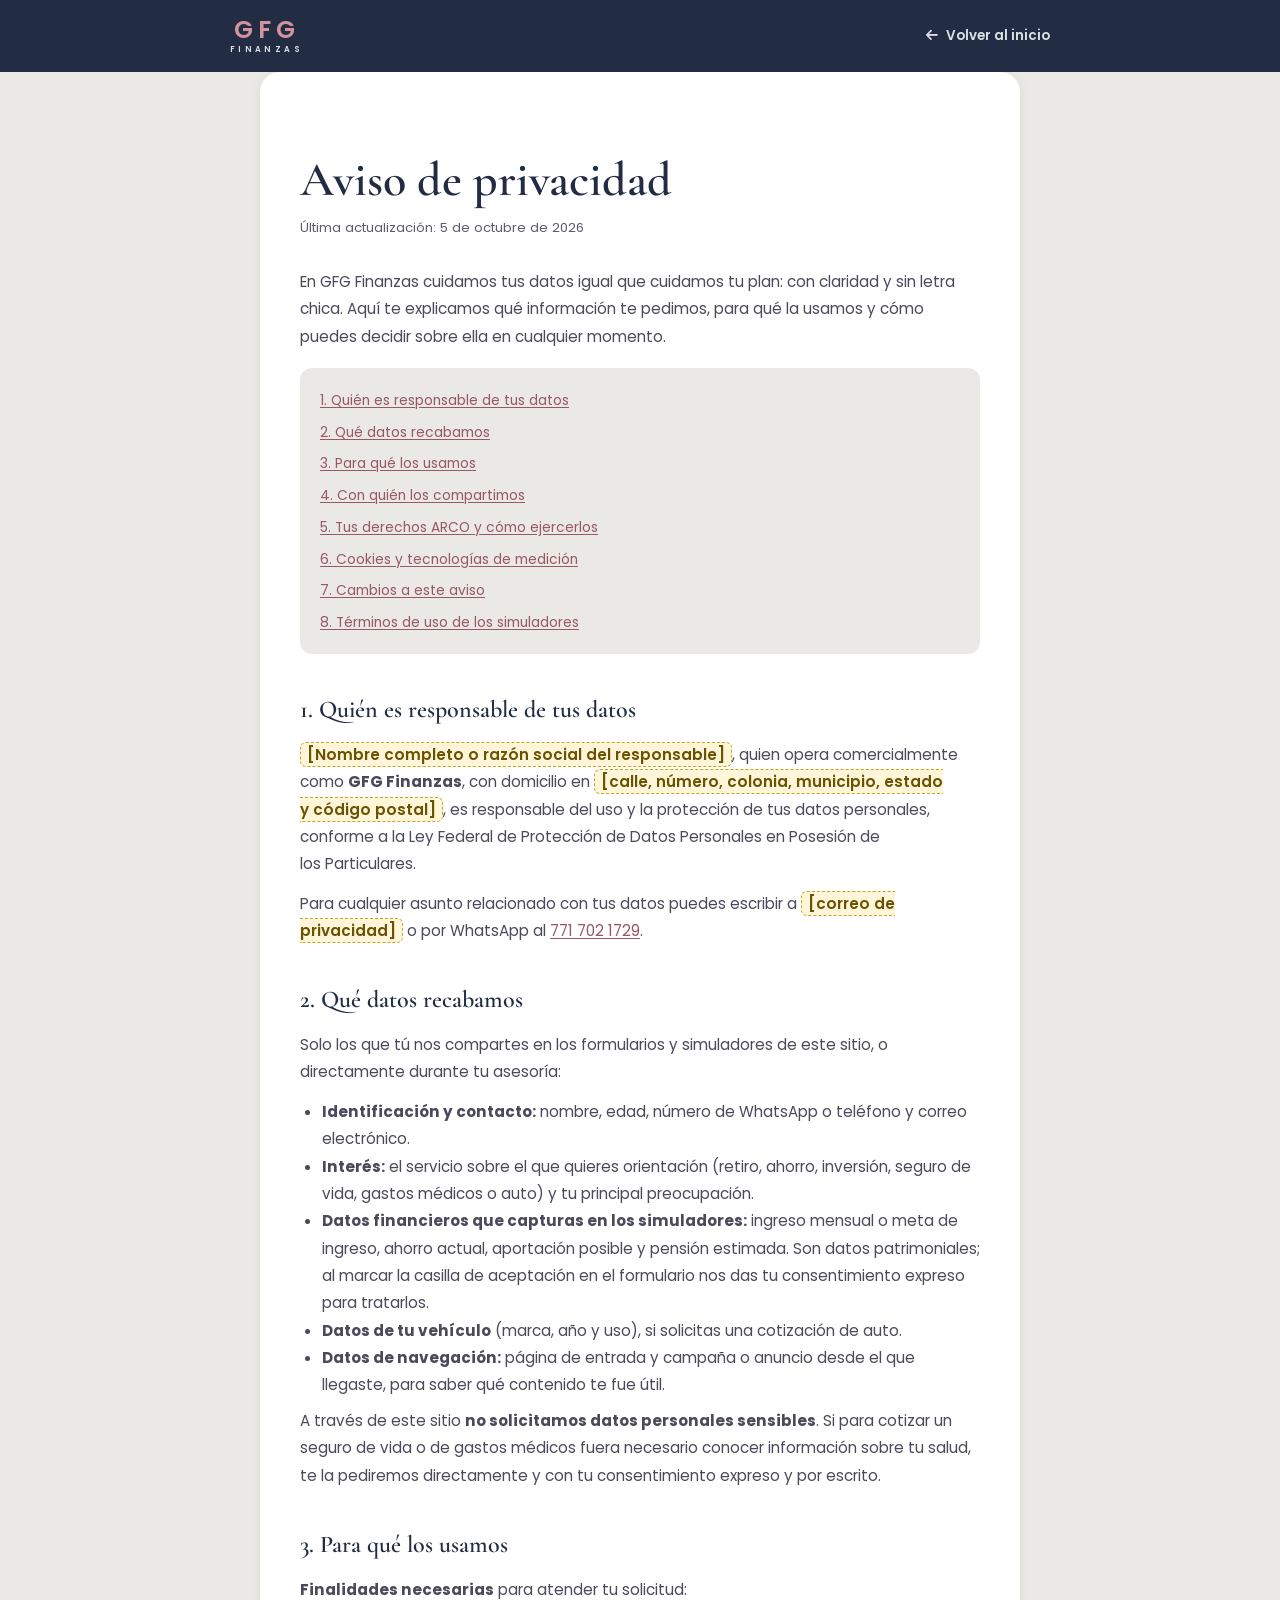
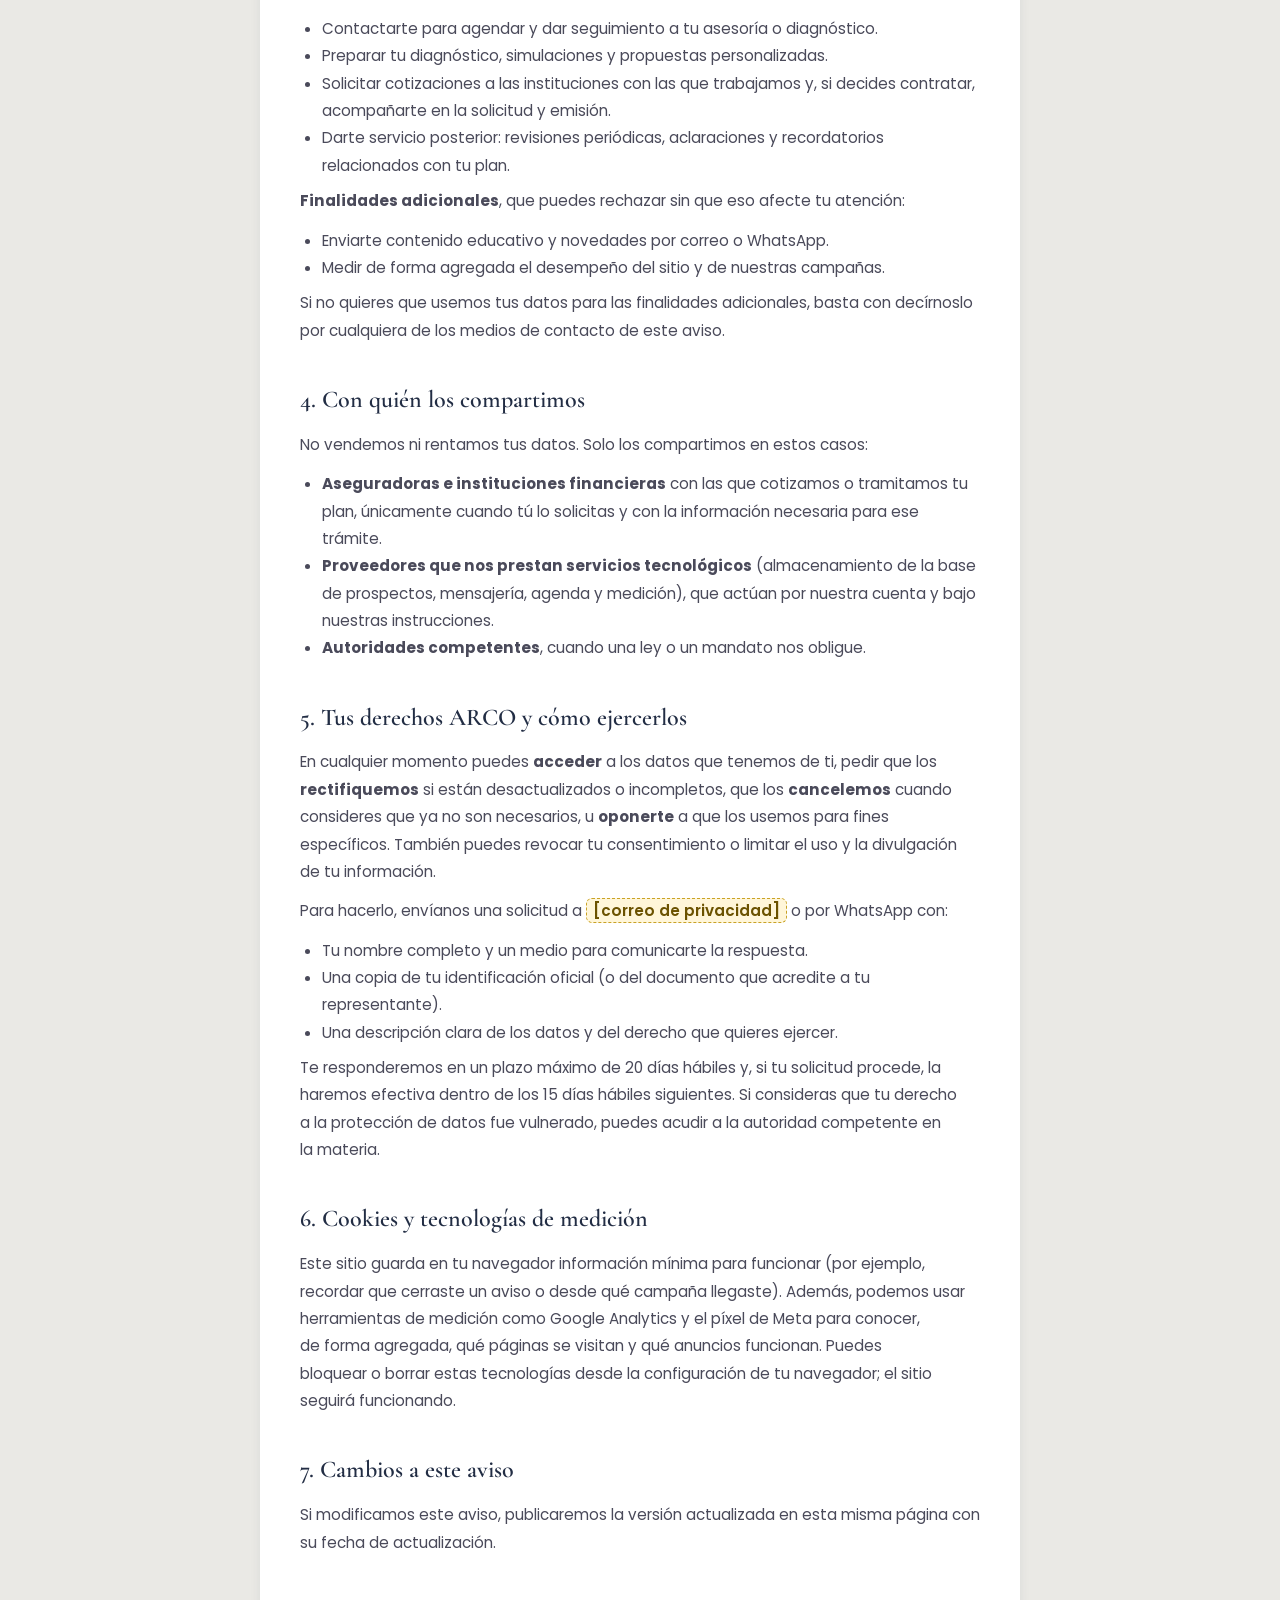
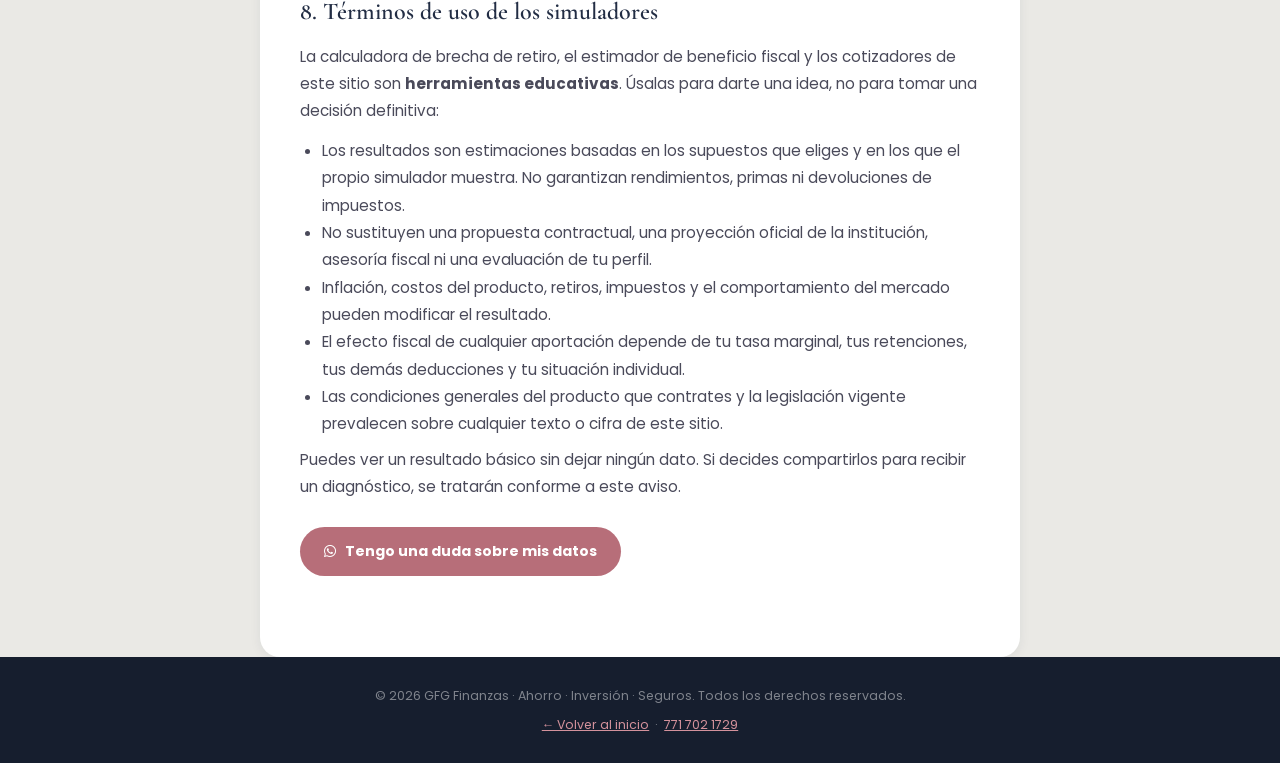
<file: aviso-de-privacidad.html>
<!DOCTYPE html>
<html lang="es">
<head>
  <meta charset="UTF-8" />
  <meta name="viewport" content="width=device-width, initial-scale=1.0" />
  <title>Aviso de privacidad y términos del simulador — GFG Finanzas</title>
  <meta name="description" content="Cómo usa y protege GFG Finanzas tus datos personales, cómo ejercer tus derechos ARCO y qué alcance tienen los simuladores del sitio." />
  <meta name="theme-color" content="#222D44" />
  <link rel="canonical" href="https://gfbfinanzas.vercel.app/aviso-de-privacidad.html" />
  <link rel="icon" type="image/svg+xml" href="img/favicon.svg" />
  <link rel="preconnect" href="https://fonts.googleapis.com" />
  <link rel="preconnect" href="https://fonts.gstatic.com" crossorigin />
  <link href="https://fonts.googleapis.com/css2?family=Cormorant+Garamond:wght@500;600;700&family=Poppins:wght@400;500;600;700&display=swap" rel="stylesheet" />
  <link rel="stylesheet" href="https://cdnjs.cloudflare.com/ajax/libs/font-awesome/6.5.0/css/all.min.css" />

<style>
:root {
  --rosa:#B76E79; --rosa-dark:#9a5862; --rosa-light:#d4929c;
  --navy:#222D44; --navy-deep:#161e2e;
  --terracota:#C48F7F; --salvia:#9FB8A6;
  --hueso:#EAE9E5; --rosa-claro:#F4DDD5;
  --white:#FFFFFF; --texto:#1e1e2e;
  --texto-mid:#4a4a5a; --texto-soft:#5c5c6c;
  --f-head:'Cormorant Garamond',Georgia,serif;
  --f-body:'Poppins',sans-serif;
  --r-md:20px;
}
*,*::before,*::after{box-sizing:border-box;margin:0;padding:0;}
body{font-family:var(--f-body);color:var(--texto);background:var(--hueso);line-height:1.7;-webkit-font-smoothing:antialiased;}
a{color:inherit;}
.wrap{max-width:900px;margin:0 auto;padding:0 clamp(20px,5vw,40px);}
#nav{background:var(--navy);padding:14px 0;position:sticky;top:0;z-index:900;}
.nav-wrap{display:flex;align-items:center;justify-content:space-between;gap:16px;}
.nav-logo{text-decoration:none;}
.nav-back{display:inline-flex;align-items:center;gap:8px;min-height:44px;color:rgba(255,255,255,.85);font-size:.84rem;font-weight:600;text-decoration:none;}
.nav-back:hover{color:var(--white);}
.gfg-legal{background:var(--white);border-radius:var(--r-md);margin-top:clamp(20px,4vh,40px);margin-bottom:clamp(20px,4vh,40px);box-shadow:0 2px 12px rgba(34,45,68,.07);}
.gfg-legal p{margin-bottom:12px;}
.gl-toc{list-style:none;padding:18px 20px !important;margin:18px 0 8px !important;background:var(--hueso);border-radius:12px;display:grid;gap:4px;}
.gl-toc a{font-size:.86rem;}
.gl-contacto{display:inline-flex;align-items:center;gap:9px;margin-top:14px;padding:13px 24px;min-height:46px;border-radius:60px;background:var(--rosa);color:var(--white) !important;font-weight:700;font-size:.88rem;text-decoration:none !important;}
.gl-contacto:hover{background:var(--rosa-dark);}
footer{background:var(--navy-deep);color:rgba(255,255,255,.45);padding:28px 0;text-align:center;font-size:.78rem;}
footer p+p{margin-top:7px;}
footer a{color:var(--rosa-light);}
@media print{#nav,footer,.gfg-progress,.gl-contacto{display:none !important;}body{background:#fff;}.gfg-legal{box-shadow:none;}}
</style>
  <link rel="stylesheet" href="css/gfg.css?v=33" />
</head>
<body>

<nav id="nav" aria-label="Navegación">
  <div class="wrap nav-wrap">
    <a href="index.html" class="nav-logo" aria-label="GFG Finanzas — Inicio">
      <span class="gfg-logo gfg-logo--light" role="img" aria-label="GFG Finanzas"><span class="gl-mark">GFG</span><span class="gl-word">Finanzas</span></span>
    </a>
    <a href="index.html" class="nav-back"><i class="fas fa-arrow-left" aria-hidden="true"></i> Volver al inicio</a>
  </div>
</nav>

<main>
  <article class="gfg-legal">
    <h1>Aviso de privacidad</h1>
    <p class="gl-meta">Última actualización: 5 de octubre de 2026</p>

    <p>En GFG Finanzas cuidamos tus datos igual que cuidamos tu plan: con claridad y sin letra chica. Aquí te explicamos qué información te pedimos, para qué la usamos y cómo puedes decidir sobre ella en cualquier momento.</p>

    <ul class="gl-toc" aria-label="Contenido">
      <li><a href="#responsable">1. Quién es responsable de tus datos</a></li>
      <li><a href="#datos">2. Qué datos recabamos</a></li>
      <li><a href="#finalidades">3. Para qué los usamos</a></li>
      <li><a href="#transferencias">4. Con quién los compartimos</a></li>
      <li><a href="#arco">5. Tus derechos ARCO y cómo ejercerlos</a></li>
      <li><a href="#rastreo">6. Cookies y tecnologías de medición</a></li>
      <li><a href="#cambios">7. Cambios a este aviso</a></li>
      <li><a href="#simulador">8. Términos de uso de los simuladores</a></li>
    </ul>

    <h2 id="responsable">1. Quién es responsable de tus datos</h2>
    <p><span class="gl-pend">[Nombre completo o razón social del responsable]</span>, quien opera comercialmente como <strong>GFG Finanzas</strong>, con domicilio en <span class="gl-pend">[calle, número, colonia, municipio, estado y código postal]</span>, es responsable del uso y la protección de tus datos personales, conforme a la Ley Federal de Protección de Datos Personales en Posesión de los Particulares.</p>
    <p>Para cualquier asunto relacionado con tus datos puedes escribir a <span class="gl-pend">[correo de privacidad]</span> o por WhatsApp al <a href="https://wa.me/527717021729" target="_blank" rel="noopener noreferrer">771 702 1729</a>.</p>

    <h2 id="datos">2. Qué datos recabamos</h2>
    <p>Solo los que tú nos compartes en los formularios y simuladores de este sitio, o directamente durante tu asesoría:</p>
    <ul>
      <li><strong>Identificación y contacto:</strong> nombre, edad, número de WhatsApp o teléfono y correo electrónico.</li>
      <li><strong>Interés:</strong> el servicio sobre el que quieres orientación (retiro, ahorro, inversión, seguro de vida, gastos médicos o auto) y tu principal preocupación.</li>
      <li><strong>Datos financieros que capturas en los simuladores:</strong> ingreso mensual o meta de ingreso, ahorro actual, aportación posible y pensión estimada. Son datos patrimoniales; al marcar la casilla de aceptación en el formulario nos das tu consentimiento expreso para tratarlos.</li>
      <li><strong>Datos de tu vehículo</strong> (marca, año y uso), si solicitas una cotización de auto.</li>
      <li><strong>Datos de navegación:</strong> página de entrada y campaña o anuncio desde el que llegaste, para saber qué contenido te fue útil.</li>
    </ul>
    <p>A través de este sitio <strong>no solicitamos datos personales sensibles</strong>. Si para cotizar un seguro de vida o de gastos médicos fuera necesario conocer información sobre tu salud, te la pediremos directamente y con tu consentimiento expreso y por escrito.</p>

    <h2 id="finalidades">3. Para qué los usamos</h2>
    <p><strong>Finalidades necesarias</strong> para atender tu solicitud:</p>
    <ul>
      <li>Contactarte para agendar y dar seguimiento a tu asesoría o diagnóstico.</li>
      <li>Preparar tu diagnóstico, simulaciones y propuestas personalizadas.</li>
      <li>Solicitar cotizaciones a las instituciones con las que trabajamos y, si decides contratar, acompañarte en la solicitud y emisión.</li>
      <li>Darte servicio posterior: revisiones periódicas, aclaraciones y recordatorios relacionados con tu plan.</li>
    </ul>
    <p><strong>Finalidades adicionales</strong>, que puedes rechazar sin que eso afecte tu atención:</p>
    <ul>
      <li>Enviarte contenido educativo y novedades por correo o WhatsApp.</li>
      <li>Medir de forma agregada el desempeño del sitio y de nuestras campañas.</li>
    </ul>
    <p>Si no quieres que usemos tus datos para las finalidades adicionales, basta con decírnoslo por cualquiera de los medios de contacto de este aviso.</p>

    <h2 id="transferencias">4. Con quién los compartimos</h2>
    <p>No vendemos ni rentamos tus datos. Solo los compartimos en estos casos:</p>
    <ul>
      <li><strong>Aseguradoras e instituciones financieras</strong> con las que cotizamos o tramitamos tu plan, únicamente cuando tú lo solicitas y con la información necesaria para ese trámite.</li>
      <li><strong>Proveedores que nos prestan servicios tecnológicos</strong> (almacenamiento de la base de prospectos, mensajería, agenda y medición), que actúan por nuestra cuenta y bajo nuestras instrucciones.</li>
      <li><strong>Autoridades competentes</strong>, cuando una ley o un mandato nos obligue.</li>
    </ul>

    <h2 id="arco">5. Tus derechos ARCO y cómo ejercerlos</h2>
    <p>En cualquier momento puedes <strong>acceder</strong> a los datos que tenemos de ti, pedir que los <strong>rectifiquemos</strong> si están desactualizados o incompletos, que los <strong>cancelemos</strong> cuando consideres que ya no son necesarios, u <strong>oponerte</strong> a que los usemos para fines específicos. También puedes revocar tu consentimiento o limitar el uso y la divulgación de tu información.</p>
    <p>Para hacerlo, envíanos una solicitud a <span class="gl-pend">[correo de privacidad]</span> o por WhatsApp con:</p>
    <ul>
      <li>Tu nombre completo y un medio para comunicarte la respuesta.</li>
      <li>Una copia de tu identificación oficial (o del documento que acredite a tu representante).</li>
      <li>Una descripción clara de los datos y del derecho que quieres ejercer.</li>
    </ul>
    <p>Te responderemos en un plazo máximo de 20 días hábiles y, si tu solicitud procede, la haremos efectiva dentro de los 15 días hábiles siguientes. Si consideras que tu derecho a la protección de datos fue vulnerado, puedes acudir a la autoridad competente en la materia.</p>

    <h2 id="rastreo">6. Cookies y tecnologías de medición</h2>
    <p>Este sitio guarda en tu navegador información mínima para funcionar (por ejemplo, recordar que cerraste un aviso o desde qué campaña llegaste). Además, podemos usar herramientas de medición como Google Analytics y el píxel de Meta para conocer, de forma agregada, qué páginas se visitan y qué anuncios funcionan. Puedes bloquear o borrar estas tecnologías desde la configuración de tu navegador; el sitio seguirá funcionando.</p>

    <h2 id="cambios">7. Cambios a este aviso</h2>
    <p>Si modificamos este aviso, publicaremos la versión actualizada en esta misma página con su fecha de actualización.</p>

    <h2 id="simulador">8. Términos de uso de los simuladores</h2>
    <p>La calculadora de brecha de retiro, el estimador de beneficio fiscal y los cotizadores de este sitio son <strong>herramientas educativas</strong>. Úsalas para darte una idea, no para tomar una decisión definitiva:</p>
    <ul>
      <li>Los resultados son estimaciones basadas en los supuestos que eliges y en los que el propio simulador muestra. No garantizan rendimientos, primas ni devoluciones de impuestos.</li>
      <li>No sustituyen una propuesta contractual, una proyección oficial de la institución, asesoría fiscal ni una evaluación de tu perfil.</li>
      <li>Inflación, costos del producto, retiros, impuestos y el comportamiento del mercado pueden modificar el resultado.</li>
      <li>El efecto fiscal de cualquier aportación depende de tu tasa marginal, tus retenciones, tus demás deducciones y tu situación individual.</li>
      <li>Las condiciones generales del producto que contrates y la legislación vigente prevalecen sobre cualquier texto o cifra de este sitio.</li>
    </ul>
    <p>Puedes ver un resultado básico sin dejar ningún dato. Si decides compartirlos para recibir un diagnóstico, se tratarán conforme a este aviso.</p>

    <a class="gl-contacto" href="https://wa.me/527717021729?text=Hola%20Guadalupe%2C%20tengo%20una%20duda%20sobre%20el%20uso%20de%20mis%20datos" target="_blank" rel="noopener noreferrer">
      <i class="fab fa-whatsapp" aria-hidden="true"></i> Tengo una duda sobre mis datos
    </a>
  </article>
</main>

<footer role="contentinfo">
  <div class="wrap">
    <p>© 2026 GFG Finanzas · Ahorro · Inversión · Seguros. Todos los derechos reservados.</p>
    <p><a href="index.html">← Volver al inicio</a> &nbsp;·&nbsp; <a href="tel:+527717021729">771 702 1729</a></p>
  </div>
</footer>

<script src="js/gfg-config.js?v=33"></script>
<script src="js/gfg.js?v=33"></script>
</body>
</html>
</file>
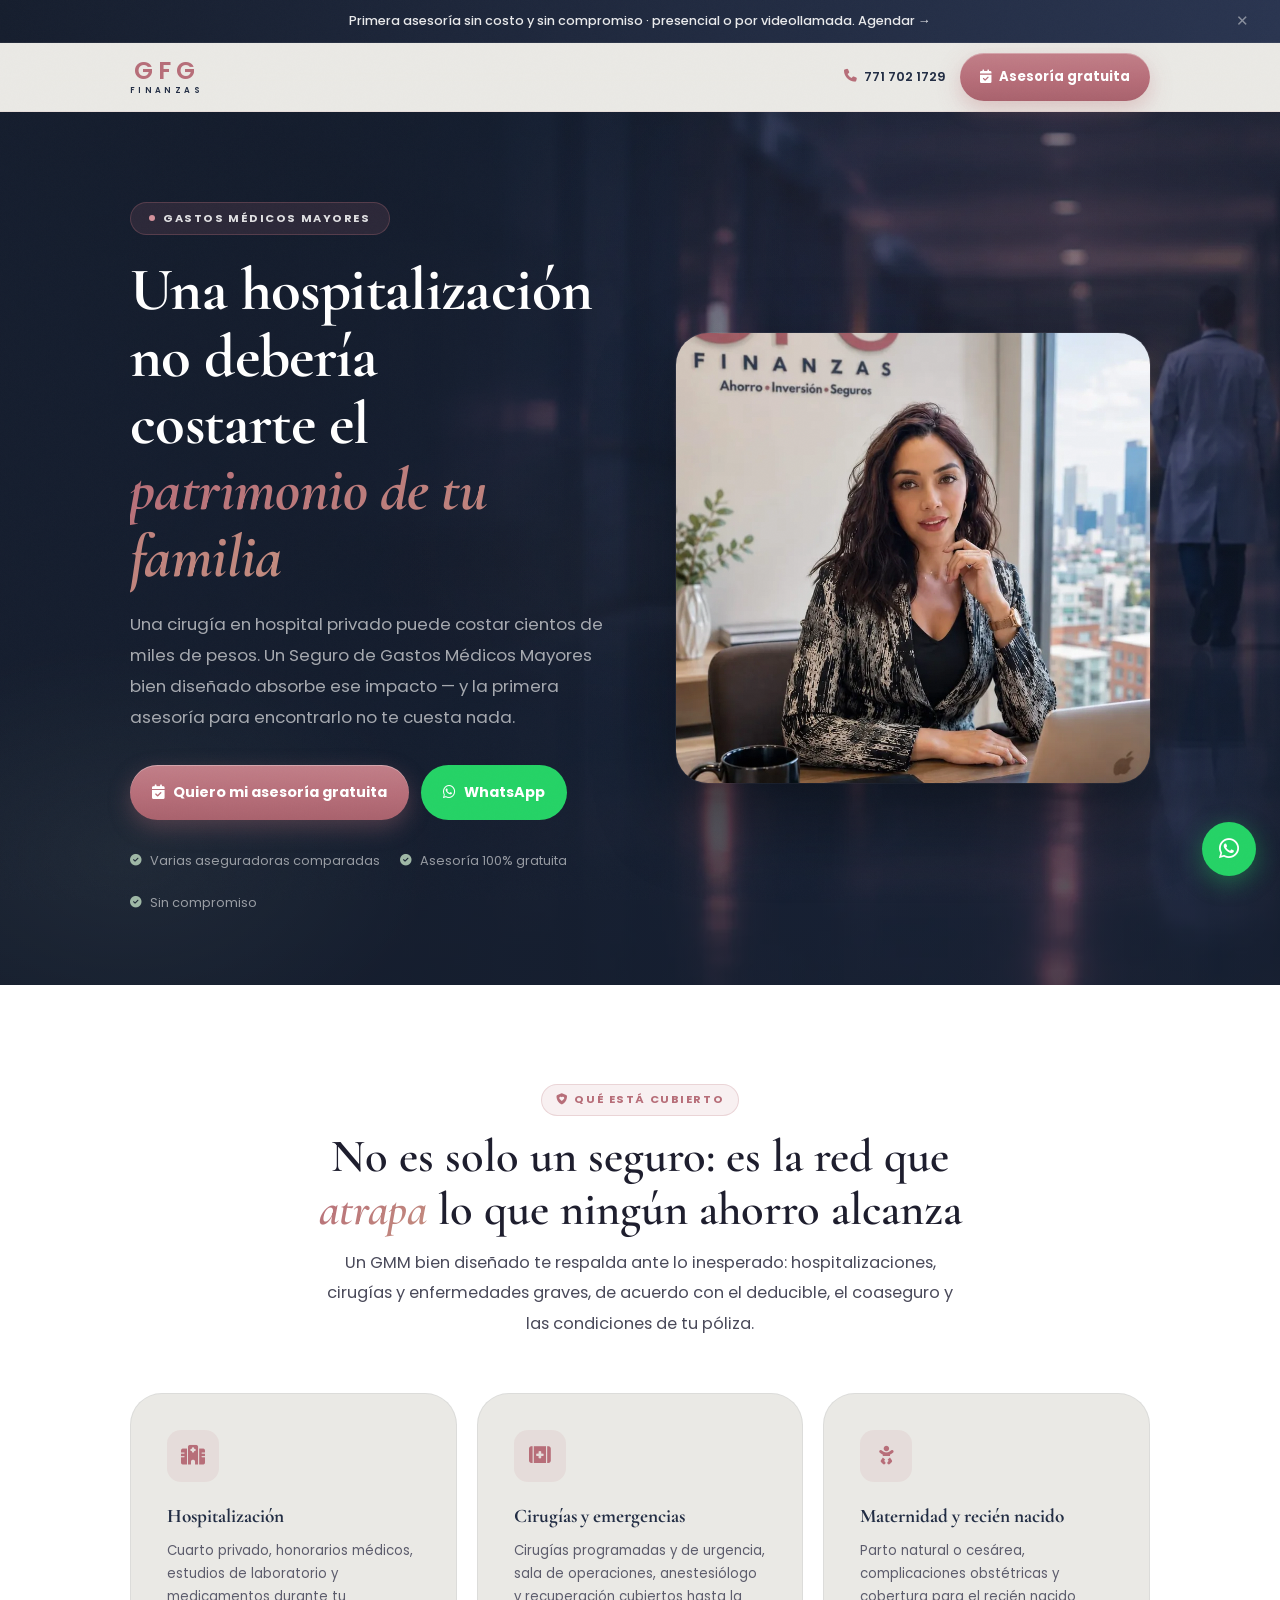
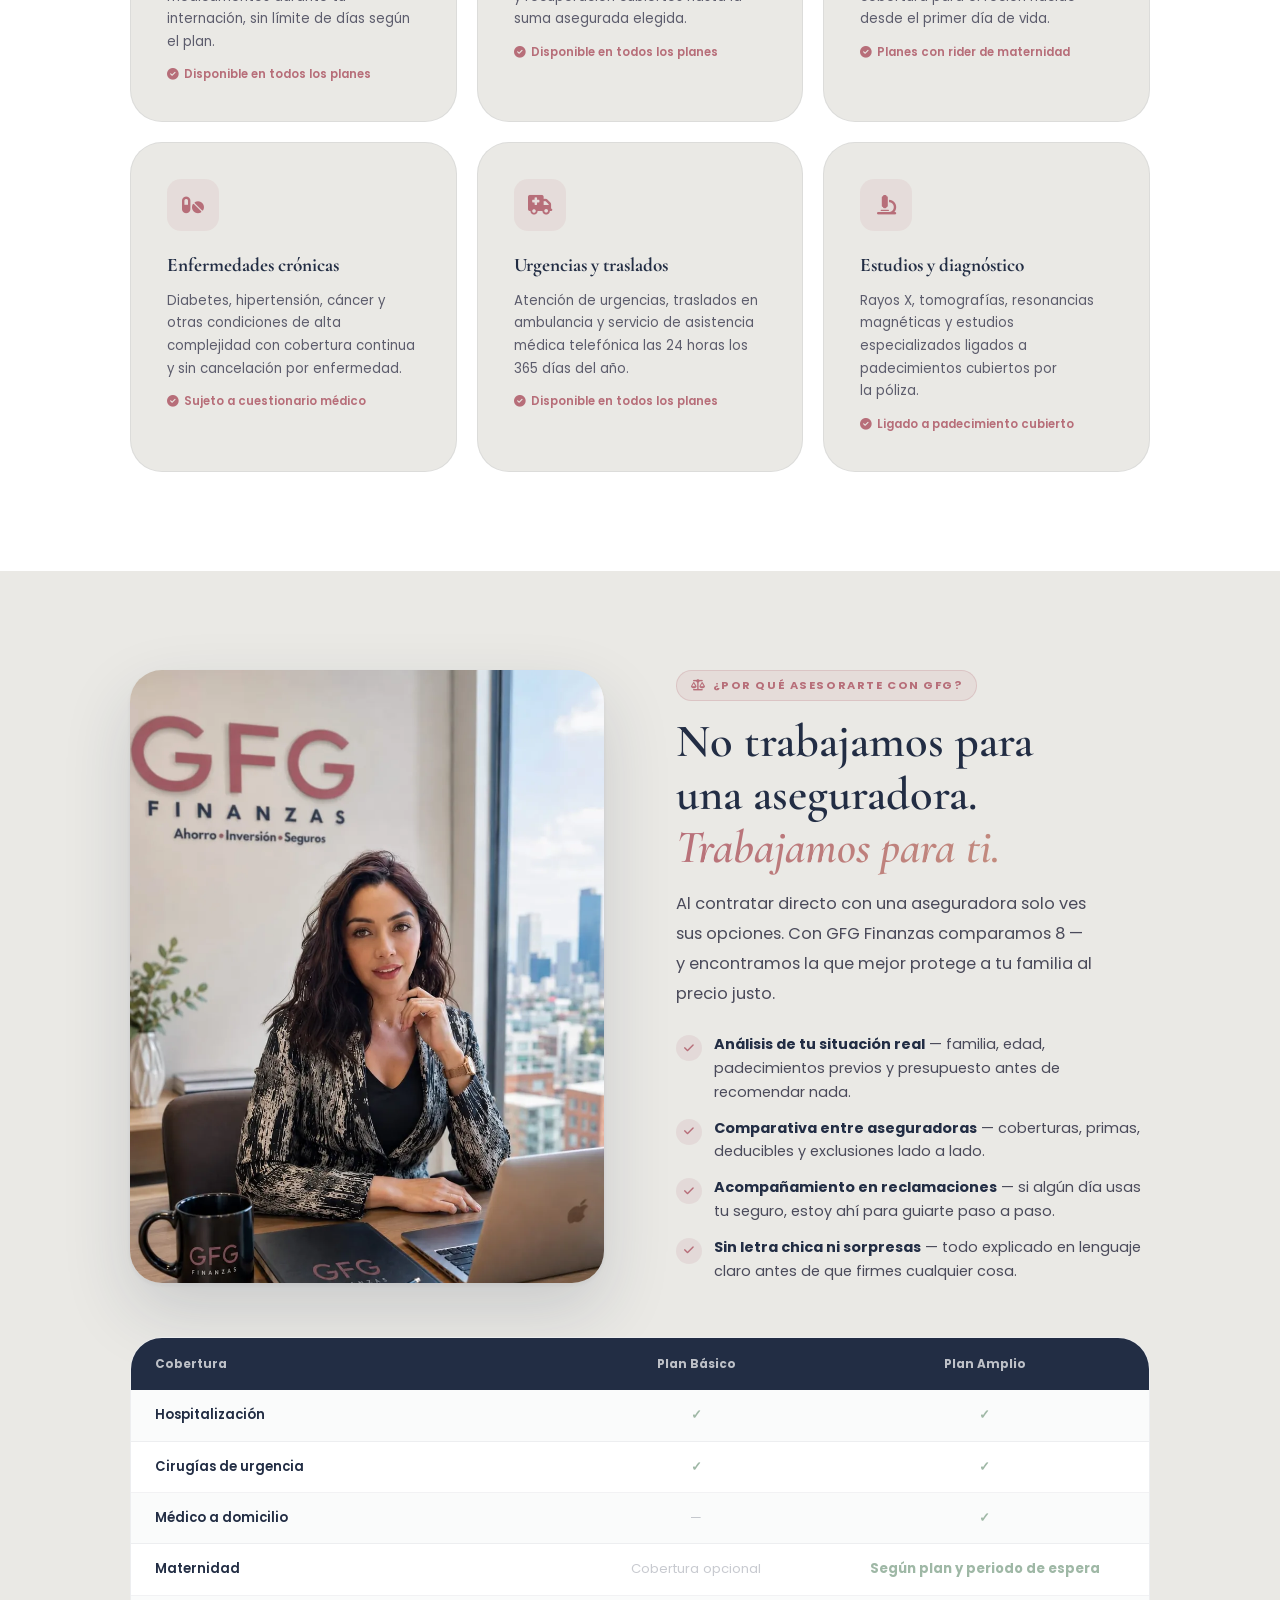
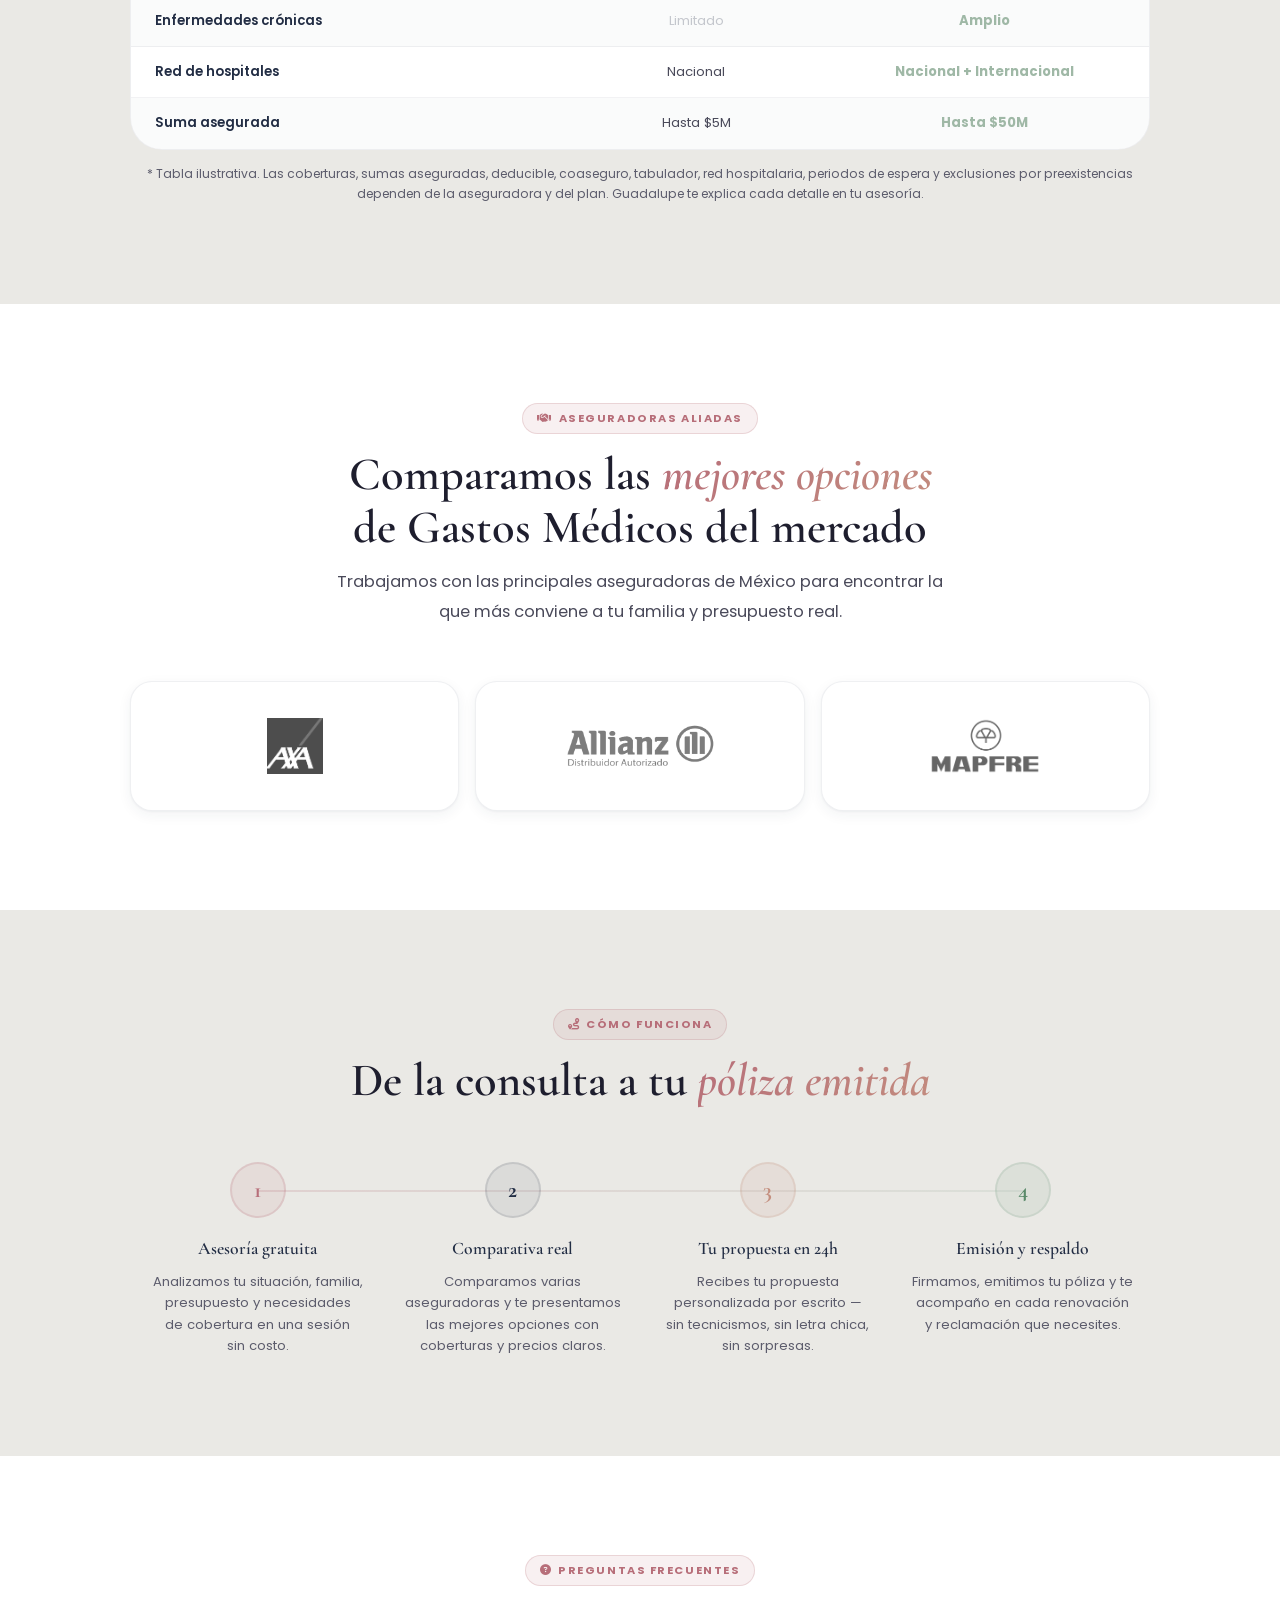
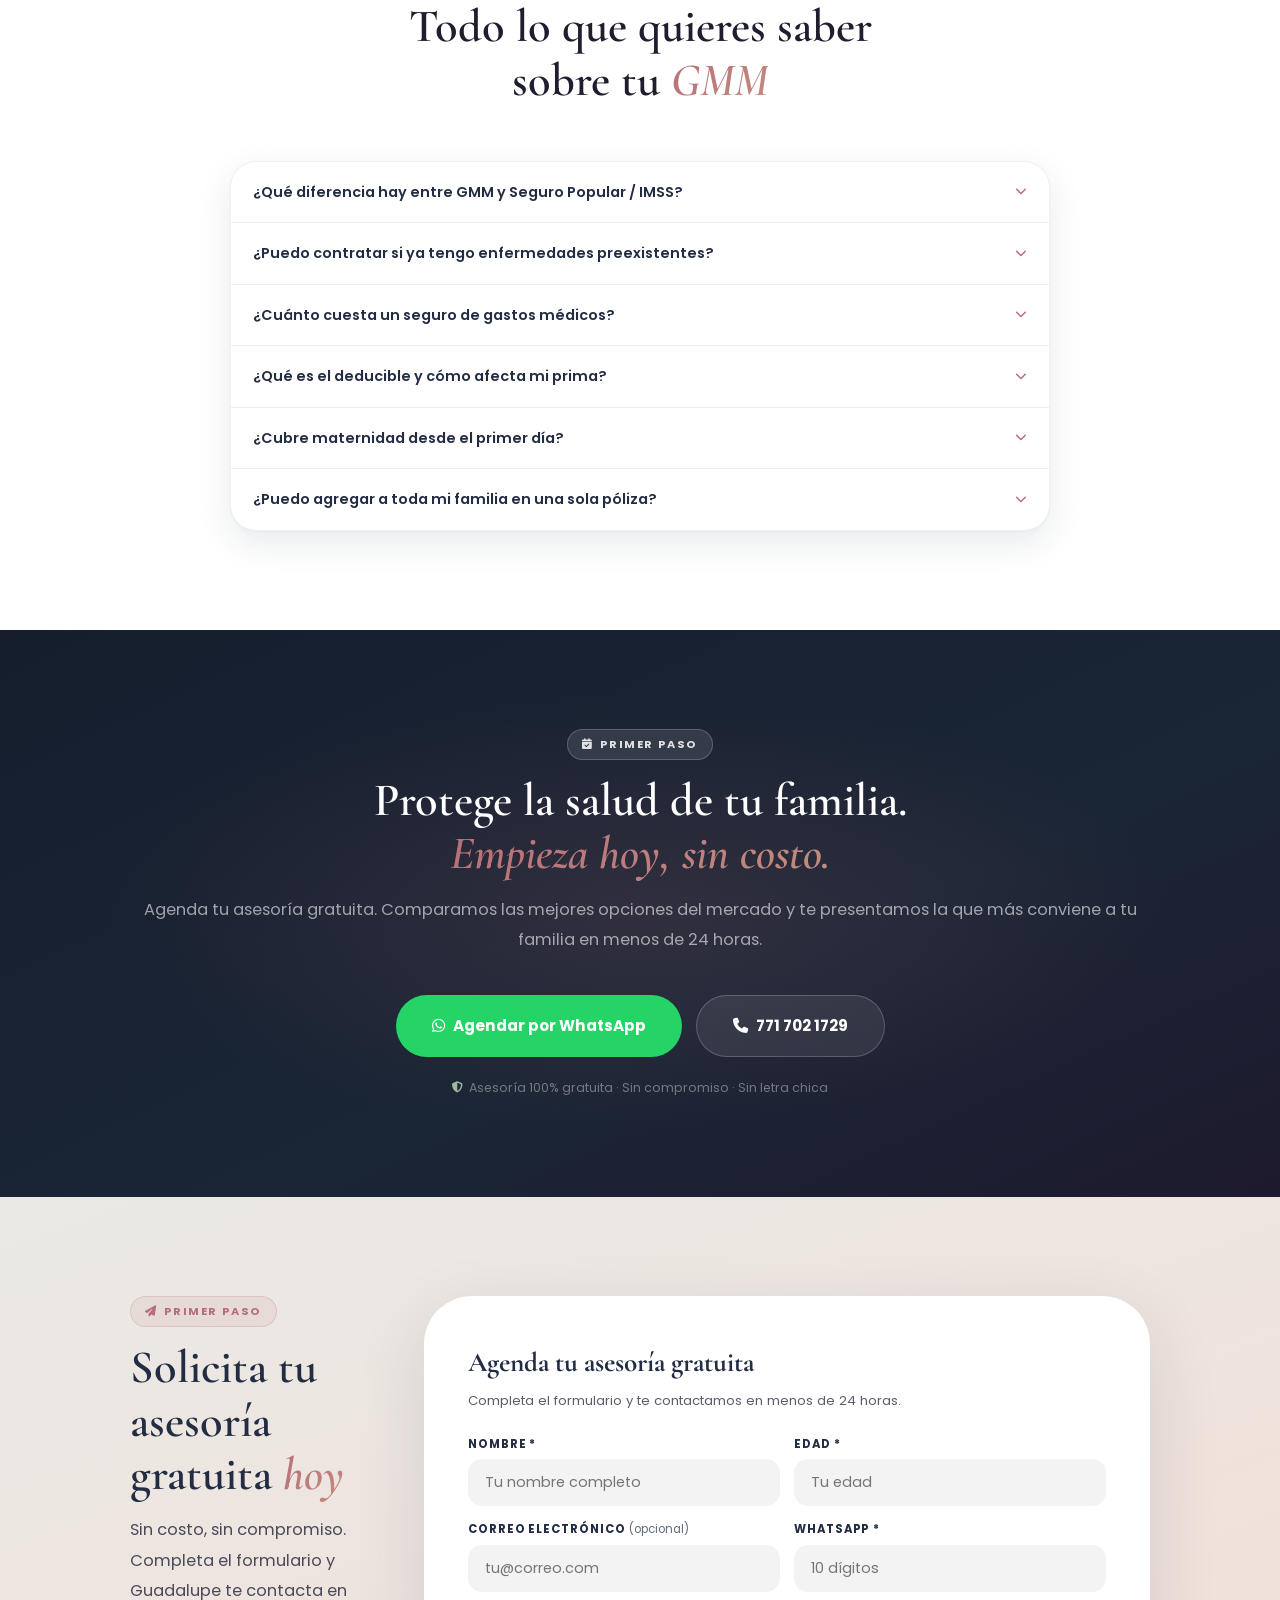
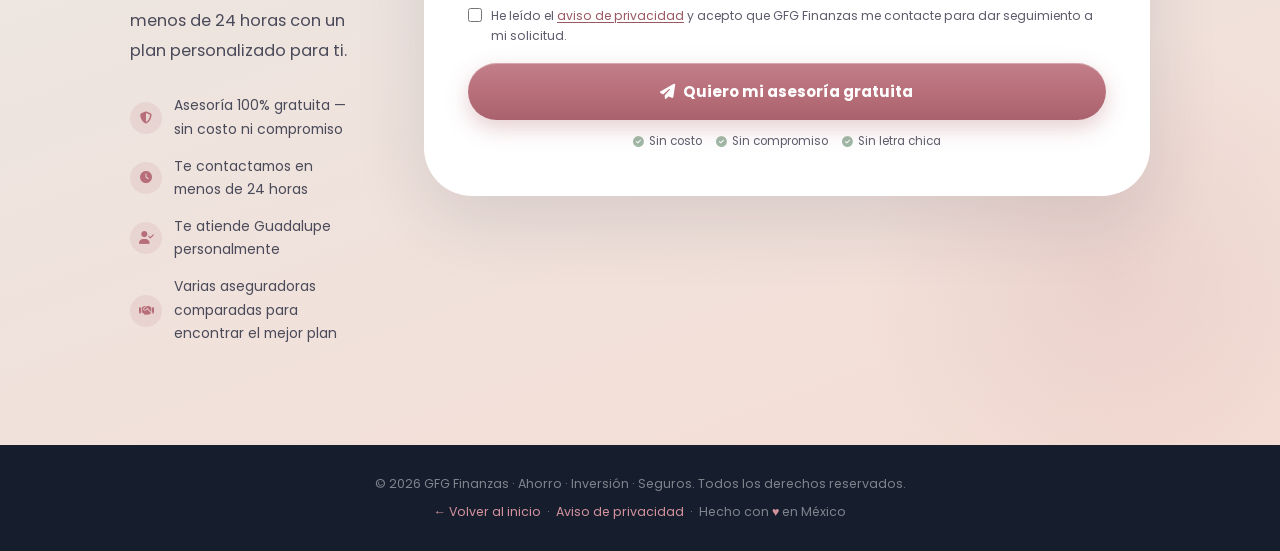
<file: gastos-medicos.html>
<!DOCTYPE html>
<html lang="es">
<head>
  <meta charset="UTF-8" />
  <meta name="viewport" content="width=device-width, initial-scale=1.0" />
  <title>Gastos Médicos Mayores — GFG Finanzas | Cotiza sin costo</title>
  <meta name="description" content="Protege a tu familia de los altos costos hospitalarios. Gastos Médicos Mayores comparando varias aseguradoras. Asesoría 100% gratuita — GFG Finanzas." />
  <meta name="theme-color" content="#222D44" />
  <link rel="canonical" href="https://gfbfinanzas.vercel.app/gastos-medicos.html" />
  <meta property="og:type"        content="website" />
  <meta property="og:url"         content="https://gfbfinanzas.vercel.app/gastos-medicos.html" />
  <meta property="og:title"       content="Gastos Médicos Mayores — GFG Finanzas" />
  <meta property="og:description" content="Compara planes de Gastos Médicos Mayores con asesoría personal y sin costo. Guadalupe F. Godínez — GFG Finanzas." />
  <meta property="og:image"       content="https://gfbfinanzas.vercel.app/img/perfil.jpeg" />
  <meta property="og:locale"      content="es_MX" />
  <meta property="og:site_name"   content="GFG Finanzas" />
  <link rel="icon" type="image/svg+xml" href="img/favicon.svg" />
  <link rel="preload" as="image" href="img/hero/gmm.webp" type="image/webp" fetchpriority="high" />
  <link rel="preconnect" href="https://fonts.googleapis.com" />
  <link rel="preconnect" href="https://fonts.gstatic.com" crossorigin />
  <link href="https://fonts.googleapis.com/css2?family=Cormorant+Garamond:ital,wght@0,400;0,500;0,600;0,700;1,400;1,600&family=Poppins:wght@300;400;500;600;700&display=swap" rel="stylesheet" />
  <link rel="stylesheet" href="https://cdnjs.cloudflare.com/ajax/libs/font-awesome/6.5.0/css/all.min.css" />

  <style>
  :root {
    --rosa:#B76E79; --rosa-dark:#9a5862; --rosa-light:#d4929c;
    --navy:#222D44; --navy-deep:#161e2e;
    --terracota:#C48F7F; --salvia:#9FB8A6;
    --hueso:#EAE9E5; --rosa-claro:#F4DDD5;
    --white:#FFFFFF; --texto:#1e1e2e;
    --texto-mid:#4a4a5a; --texto-soft:#5c5c6c;
    --amarillo:#f9d67a;
    --f-head:'Cormorant Garamond',Georgia,serif;
    --f-body:'Poppins',sans-serif;
    --w:1100px;
    --r-sm:12px; --r-md:20px; --r-lg:32px; --r-xl:48px;
    --shadow-sm:0 2px 12px rgba(34,45,68,.07);
    --shadow-md:0 8px 32px rgba(34,45,68,.12);
    --shadow-lg:0 20px 64px rgba(34,45,68,.18);
    --t:.28s cubic-bezier(.4,0,.2,1);
  }
  *,*::before,*::after{box-sizing:border-box;margin:0;padding:0;}
  html{font-size:16px;}
  @media(prefers-reduced-motion:no-preference){html{scroll-behavior:smooth;}}
  body{font-family:var(--f-body);color:var(--texto);background:var(--hueso);line-height:1.7;-webkit-font-smoothing:antialiased;overflow-x:hidden;}
  img{display:block;max-width:100%;}
  a{text-decoration:none;color:inherit;}
  ul{list-style:none;}
  button{font-family:inherit;cursor:pointer;}
  @media(prefers-reduced-motion:reduce){
    *,*::before,*::after{animation-duration:.01ms!important;transition-duration:.01ms!important;}
    [data-reveal]{opacity:1!important;transform:none!important;}
  }
  body::after{content:'';position:fixed;inset:0;pointer-events:none;z-index:9999;opacity:.018;background-image:url("data:image/svg+xml,%3Csvg viewBox='0 0 256 256' xmlns='http://www.w3.org/2000/svg'%3E%3Cfilter id='n'%3E%3CfeTurbulence type='fractalNoise' baseFrequency='0.9' numOctaves='4' stitchTiles='stitch'/%3E%3C/filter%3E%3Crect width='100%25' height='100%25' filter='url(%23n)'/%3E%3C/svg%3E");background-size:128px;}

  /* UTILS */
  .wrap{max-width:var(--w);margin:0 auto;padding:0 clamp(20px,5vw,40px);}
  .tag{display:inline-flex;align-items:center;gap:6px;font-size:.7rem;font-weight:700;letter-spacing:.14em;text-transform:uppercase;padding:5px 14px;border-radius:50px;color:var(--rosa);background:rgba(183,110,121,.1);border:1px solid rgba(183,110,121,.22);margin-bottom:14px;}
  .tag-light{color:rgba(255,255,255,.85);background:rgba(255,255,255,.1);border-color:rgba(255,255,255,.2);}
  .h-display{font-family:var(--f-head);font-size:clamp(2.4rem,5vw,3.8rem);font-weight:700;line-height:1.1;letter-spacing:-.01em;}
  .h-section{font-family:var(--f-head);font-size:clamp(1.9rem,4vw,2.9rem);font-weight:600;line-height:1.15;}
  .sub{font-size:clamp(.9rem,1.8vw,1.02rem);color:var(--texto-mid);line-height:1.85;margin-top:12px;}
  em{font-style:italic;background:linear-gradient(135deg,var(--rosa) 0%,var(--terracota) 55%,var(--rosa-dark) 100%);background-size:200% 200%;-webkit-background-clip:text;background-clip:text;color:transparent;animation:gshift 5s ease infinite;}
  @keyframes gshift{0%{background-position:0% 50%}50%{background-position:100% 50%}100%{background-position:0% 50%}}

  /* BUTTONS */
  .btn{display:inline-flex;align-items:center;gap:8px;padding:14px 28px;border-radius:60px;font-size:.88rem;font-weight:700;border:none;cursor:pointer;transition:var(--t);position:relative;overflow:hidden;white-space:nowrap;}
  .btn::after{content:'';position:absolute;inset:0;background:rgba(255,255,255,.12);opacity:0;transition:var(--t);}
  .btn:hover::after{opacity:1;}
  .btn:focus-visible{outline:3px solid var(--rosa);outline-offset:3px;}
  .btn-primary{background:linear-gradient(135deg,var(--rosa) 0%,#c4727d 100%);color:var(--white);box-shadow:0 4px 20px rgba(183,110,121,.4);}
  .btn-primary:hover{transform:translateY(-2px);box-shadow:0 8px 28px rgba(183,110,121,.55);}
  .btn-primary::before{content:'';position:absolute;top:0;left:-100%;width:60%;height:100%;background:linear-gradient(90deg,transparent,rgba(255,255,255,.22),transparent);animation:shimmer 3.5s ease-in-out infinite;}
  @keyframes shimmer{0%{left:-100%}40%,100%{left:160%}}
  .btn-ghost{background:rgba(34,45,68,.06);color:var(--navy);border:1.5px solid rgba(34,45,68,.12);}
  .btn-ghost:hover{background:rgba(34,45,68,.1);transform:translateY(-2px);}
  .btn-wa{background:#25D366;color:white;}
  .btn-wa:hover{background:#1fbe5a;transform:translateY(-2px);box-shadow:0 8px 24px rgba(37,211,102,.4);}
  .btn-full{width:100%;justify-content:center;}
  .btn-lg{padding:17px 36px;font-size:.95rem;}

  /* URGENCY BAR */
  #urgency-bar{background:linear-gradient(90deg,var(--navy-deep),#2a3550);color:rgba(255,255,255,.9);padding:10px 0;text-align:center;font-size:.8rem;font-weight:500;position:relative;z-index:1001;border-bottom:1px solid rgba(255,255,255,.06);}
  .bar-inner{display:flex;align-items:center;justify-content:center;gap:10px;flex-wrap:wrap;}
  .pulse-dot{width:7px;height:7px;border-radius:50%;background:#4ade80;box-shadow:0 0 0 2px rgba(74,222,128,.3);flex-shrink:0;}
  @media(prefers-reduced-motion:no-preference){.pulse-dot{animation:pdot 1.5s infinite;}}
  @keyframes pdot{0%,100%{opacity:1;transform:scale(1)}50%{opacity:.6;transform:scale(.8)}}
  #urgency-bar strong{color:var(--amarillo);}
  .bar-close{position:absolute;right:16px;top:50%;transform:translateY(-50%);background:none;border:none;color:rgba(255,255,255,.45);font-size:.95rem;cursor:pointer;padding:6px;min-width:32px;min-height:32px;}

  /* NAV */
  #nav{position:sticky;top:0;z-index:1000;background:rgba(234,233,229,.9);backdrop-filter:blur(20px) saturate(1.4);-webkit-backdrop-filter:blur(20px) saturate(1.4);border-bottom:1px solid rgba(183,110,121,.1);transition:box-shadow var(--t);}
  #nav.shadow{box-shadow:0 4px 32px rgba(34,45,68,.1);}
  .nav-wrap{display:flex;align-items:center;justify-content:space-between;height:68px;}
  .nav-logo img{height:44px;width:auto;object-fit:contain;}
  .nav-phone{display:flex;align-items:center;gap:7px;font-size:.8rem;font-weight:600;color:var(--navy);}
  .nav-phone i{color:var(--rosa);}
  .nav-right{display:flex;align-items:center;gap:14px;}
  @media(max-width:640px){.nav-phone{display:none;}}

  /* HERO */
  #hero{background:linear-gradient(155deg,var(--navy-deep) 0%,#1a2535 55%,#1e1a2e 100%);padding:clamp(56px,10vh,96px) 0 clamp(48px,8vh,80px);position:relative;overflow:hidden;}
  #hero::before{content:'';position:absolute;inset:0;pointer-events:none;background:radial-gradient(ellipse 75% 60% at 80% 15%,rgba(183,110,121,.2) 0%,transparent 55%),radial-gradient(ellipse 50% 50% at 10% 85%,rgba(159,184,166,.14) 0%,transparent 50%),radial-gradient(ellipse 40% 40% at 50% 50%,rgba(196,143,127,.08) 0%,transparent 55%);}
  .hero-grid{display:grid;grid-template-columns:1fr 1fr;gap:clamp(40px,6vw,72px);align-items:center;position:relative;z-index:1;}
  .hero-eyebrow{display:inline-flex;align-items:center;gap:8px;background:rgba(183,110,121,.15);border:1px solid rgba(183,110,121,.3);border-radius:50px;padding:6px 18px;font-size:.7rem;font-weight:700;color:rgba(255,255,255,.85);letter-spacing:.14em;text-transform:uppercase;margin-bottom:22px;}
  .hero-eyebrow .dot{width:6px;height:6px;border-radius:50%;background:var(--rosa-light);}
  .hero-title{color:var(--white);margin-bottom:18px;}
  .hero-lead{color:rgba(255,255,255,.62);font-size:clamp(.9rem,1.8vw,1.05rem);line-height:1.85;margin-bottom:32px;max-width:520px;}
  .hero-actions{display:flex;gap:12px;flex-wrap:wrap;margin-bottom:36px;}
  .hero-proof{display:flex;gap:20px;flex-wrap:wrap;}
  .hproof-item{display:flex;align-items:center;gap:8px;font-size:.8rem;color:rgba(255,255,255,.55);}
  .hproof-item i{color:var(--salvia);font-size:.72rem;}
  /* Hero visual */
  .hero-visual-gmm{position:relative;}
  .hero-img-frame{border-radius:var(--r-lg);overflow:hidden;box-shadow:0 32px 80px rgba(0,0,0,.4),0 0 0 1px rgba(255,255,255,.06);}
  .hero-img-frame img{width:100%;height:clamp(380px,50vh,520px);object-fit:cover;object-position:center center;display:block;}
  .hero-float-stat{position:absolute;bottom:-16px;left:-16px;background:var(--white);border-radius:var(--r-md);padding:16px 20px;box-shadow:var(--shadow-md);}
  .hfs-num{font-family:var(--f-head);font-size:1.8rem;font-weight:700;color:var(--rosa);line-height:1;}
  .hfs-lbl{font-size:.72rem;color:var(--texto-soft);margin-top:2px;}

  /* FOMO STRIP */
  .fomo-strip{background:rgba(183,110,121,.08);border:1px solid rgba(183,110,121,.15);border-radius:var(--r-md);padding:14px 20px;display:flex;align-items:center;gap:10px;margin-top:24px;}
  .fomo-strip i{color:var(--rosa);flex-shrink:0;}
  .fomo-strip p{font-size:.8rem;color:var(--texto-mid);line-height:1.5;}
  .fomo-strip strong{color:var(--navy);}

  /* PROOF STRIP */
  #proof-strip{background:var(--white);border-bottom:1px solid rgba(34,45,68,.07);}
  .proof-grid{display:grid;grid-template-columns:repeat(4,1fr);}
  .proof-item{text-align:center;padding:clamp(20px,3vh,30px) 16px;border-right:1px solid rgba(34,45,68,.07);}
  .proof-item:last-child{border-right:none;}
  .proof-num{font-family:var(--f-head);font-size:clamp(2rem,4vw,2.8rem);font-weight:700;color:var(--rosa);line-height:1;}
  .proof-label{font-size:.78rem;color:var(--texto-soft);margin-top:4px;line-height:1.5;}

  /* QUÉ CUBRE */
  #coberturas{padding:clamp(64px,11vh,100px) 0;background:var(--white);}
  .sec-header{margin-bottom:clamp(40px,6vh,60px);}
  .sec-header.center{text-align:center;}
  .sec-header.center .sub{margin:12px auto 0;}
  .coberturas-grid{display:grid;grid-template-columns:repeat(3,1fr);gap:20px;}
  .cob-card{background:var(--hueso);border-radius:var(--r-lg);padding:clamp(24px,3vw,36px);border:1.5px solid rgba(34,45,68,.07);transition:var(--t);position:relative;overflow:hidden;}
  .cob-card::before{content:'';position:absolute;inset:0;border-radius:inherit;background:radial-gradient(circle at var(--mx,50%) var(--my,50%),rgba(183,110,121,.08) 0%,transparent 65%);opacity:0;transition:opacity .35s;pointer-events:none;}
  .cob-card:hover::before{opacity:1;}
  .cob-card:hover{border-color:rgba(183,110,121,.25);box-shadow:var(--shadow-md);transform:translateY(-5px);}
  .cob-icon{width:52px;height:52px;border-radius:14px;background:rgba(183,110,121,.1);color:var(--rosa);display:flex;align-items:center;justify-content:center;font-size:1.2rem;margin-bottom:18px;}
  .cob-card h3{font-family:var(--f-head);font-size:1.2rem;font-weight:700;color:var(--navy);margin-bottom:8px;}
  .cob-card p{font-size:.83rem;color:var(--texto-soft);line-height:1.7;}
  .cob-nota{font-size:.73rem;color:var(--rosa);font-weight:600;margin-top:12px;display:flex;align-items:center;gap:5px;}

  /* COMPARATIVA */
  #comparativa{padding:clamp(64px,11vh,100px) 0;background:var(--hueso);}
  .compare-intro{display:grid;grid-template-columns:1fr 1fr;gap:clamp(40px,6vw,72px);align-items:center;margin-bottom:clamp(40px,6vh,60px);}
  .compare-intro-img{border-radius:var(--r-lg);overflow:hidden;box-shadow:var(--shadow-lg);}
  .compare-intro-img img{width:100%;height:clamp(300px,40vh,420px);object-fit:cover;object-position:center center;}
  .compare-intro-copy .h-section{color:var(--navy);margin-bottom:14px;}
  .compare-intro-copy .sub{max-width:100%;}
  .check-list{display:flex;flex-direction:column;gap:12px;margin-top:24px;}
  .check-item{display:flex;align-items:flex-start;gap:12px;}
  .check-ico{width:26px;height:26px;border-radius:50%;flex-shrink:0;margin-top:2px;background:rgba(183,110,121,.12);color:var(--rosa);display:flex;align-items:center;justify-content:center;font-size:.7rem;}
  .check-item p{font-size:.9rem;color:var(--texto-mid);line-height:1.65;}
  .check-item strong{color:var(--navy);}
  /* Compare table */
  .compare-table{background:var(--white);border-radius:var(--r-lg);overflow:hidden;border:1.5px solid rgba(34,45,68,.08);}
  .ct-header{display:grid;grid-template-columns:1.4fr 1fr 1fr;background:var(--navy);padding:16px 24px;gap:8px;}
  .ct-header span{font-size:.74rem;font-weight:700;color:rgba(255,255,255,.7);text-align:center;}
  .ct-header span:first-child{text-align:left;}
  .ct-row{display:grid;grid-template-columns:1.4fr 1fr 1fr;padding:14px 24px;border-bottom:1px solid rgba(34,45,68,.06);gap:8px;}
  .ct-row:last-child{border-bottom:none;}
  .ct-row:nth-child(even){background:rgba(34,45,68,.02);}
  .ct-row span{font-size:.82rem;text-align:center;color:var(--texto-mid);}
  .ct-row span:first-child{text-align:left;font-weight:600;color:var(--navy);}
  .c-yes{color:var(--salvia)!important;font-weight:700!important;}
  .c-no{color:rgba(34,45,68,.25)!important;}

  /* ASEGURADORAS */
  #marcas{padding:clamp(64px,11vh,100px) 0;background:var(--white);}
  .brands-grid{display:grid;grid-template-columns:repeat(3,1fr);gap:16px;margin-top:40px;}
  .brand-card.is-logo{min-height:130px;justify-content:center;}
  .brand-logo-img{max-height:56px;max-width:150px;width:auto;object-fit:contain;filter:grayscale(1);opacity:.72;transition:filter var(--t),opacity var(--t);}
  .brand-card:hover .brand-logo-img{filter:grayscale(0);opacity:1;}
  .brand-card{background:var(--hueso);border-radius:var(--r-md);padding:24px 18px;text-align:center;border:1.5px solid rgba(34,45,68,.07);display:flex;flex-direction:column;align-items:center;gap:10px;transition:var(--t);position:relative;overflow:hidden;}
  .brand-card::before{content:'';position:absolute;inset:0;border-radius:inherit;background:radial-gradient(circle at var(--mx,50%) var(--my,50%),rgba(183,110,121,.07) 0%,transparent 65%);opacity:0;transition:opacity .35s;pointer-events:none;}
  .brand-card:hover::before{opacity:1;}
  .brand-card:hover{border-color:rgba(183,110,121,.28);box-shadow:var(--shadow-md);transform:translateY(-4px);}
  .brand-ico{width:52px;height:52px;border-radius:14px;display:flex;align-items:center;justify-content:center;font-size:1.4rem;flex-shrink:0;}
  .ico-rosa{background:rgba(183,110,121,.1);color:var(--rosa);}
  .ico-navy{background:rgba(34,45,68,.08);color:var(--navy);}
  .ico-terra{background:rgba(196,143,127,.15);color:var(--terracota);}
  .ico-salvia{background:rgba(159,184,166,.2);color:#5a8a6a;}
  .brand-name{font-family:var(--f-head);font-size:1.15rem;font-weight:700;color:var(--navy);}
  .brand-esp{font-size:.73rem;color:var(--texto-soft);line-height:1.4;}
  .brand-badge{font-size:.65rem;font-weight:700;padding:3px 10px;border-radius:50px;background:rgba(159,184,166,.2);color:#4a7a5a;letter-spacing:.06em;text-transform:uppercase;}

  /* PROCESO */
  #proceso{padding:clamp(64px,11vh,100px) 0;background:var(--hueso);}
  .steps-grid{display:grid;grid-template-columns:repeat(4,1fr);gap:0;position:relative;margin-top:48px;}
  .steps-grid::before{content:'';position:absolute;top:28px;left:calc(12.5%);right:calc(12.5%);height:2px;background:linear-gradient(90deg,var(--rosa) 0%,var(--salvia) 100%);opacity:.2;z-index:0;}
  .step{display:flex;flex-direction:column;align-items:center;text-align:center;padding:0 16px;position:relative;z-index:1;}
  .step-num{width:56px;height:56px;border-radius:50%;display:flex;align-items:center;justify-content:center;font-family:var(--f-head);font-size:1.4rem;font-weight:700;margin-bottom:16px;border:2px solid transparent;}
  .step:nth-child(1) .step-num{background:rgba(183,110,121,.1);color:var(--rosa);border-color:rgba(183,110,121,.2);}
  .step:nth-child(2) .step-num{background:rgba(34,45,68,.07);color:var(--navy);border-color:rgba(34,45,68,.12);}
  .step:nth-child(3) .step-num{background:rgba(196,143,127,.12);color:var(--terracota);border-color:rgba(196,143,127,.2);}
  .step:nth-child(4) .step-num{background:rgba(159,184,166,.18);color:#5a8a6a;border-color:rgba(159,184,166,.3);}
  .step h3{font-family:var(--f-head);font-size:1.1rem;font-weight:600;color:var(--navy);margin-bottom:7px;}
  .step p{font-size:.82rem;color:var(--texto-soft);line-height:1.65;}

  /* FAQ */
  #faq{padding:clamp(64px,11vh,100px) 0;background:var(--white);}
  .faq-list{max-width:720px;margin:40px auto 0;display:flex;flex-direction:column;gap:10px;}
  .faq-item{background:var(--hueso);border-radius:var(--r-md);border:1px solid rgba(34,45,68,.08);overflow:hidden;}
  .faq-item summary{display:flex;align-items:center;justify-content:space-between;gap:12px;padding:18px 22px;cursor:pointer;list-style:none;font-size:.9rem;font-weight:600;color:var(--navy);user-select:none;}
  .faq-item summary::-webkit-details-marker{display:none;}
  .faq-item summary::after{content:'\f078';font-family:'Font Awesome 6 Free';font-weight:900;font-size:.72rem;color:var(--rosa);flex-shrink:0;transition:transform var(--t);}
  .faq-item[open] summary::after{transform:rotate(-180deg);}
  .faq-item[open]{border-color:rgba(183,110,121,.22);}
  .faq-item[open] summary{color:var(--rosa);border-bottom:1px solid rgba(183,110,121,.1);}
  .faq-body{padding:14px 22px 18px;font-size:.88rem;color:var(--texto-mid);line-height:1.8;}

  /* CTA FINAL */
  #cta-final{padding:clamp(64px,11vh,100px) 0;background:linear-gradient(155deg,var(--navy-deep) 0%,#1a2535 60%,#1e1a2e 100%);position:relative;overflow:hidden;text-align:center;}
  #cta-final::before{content:'';position:absolute;inset:0;background:radial-gradient(ellipse 70% 65% at 50% 50%,rgba(183,110,121,.15) 0%,transparent 60%);}
  .cta-inner{position:relative;z-index:1;}
  .cta-inner .h-section{color:white;margin-bottom:14px;}
  .cta-inner .sub{color:rgba(255,255,255,.58);margin:0 auto 40px;text-align:center;}
  .cta-actions{display:flex;justify-content:center;gap:14px;flex-wrap:wrap;}
  .cta-note{font-size:.78rem;color:rgba(255,255,255,.38);margin-top:20px;display:flex;align-items:center;justify-content:center;gap:6px;}
  .cta-note i{color:var(--salvia);font-size:.7rem;}

  /* FOOTER */
  footer{background:var(--navy-deep);color:rgba(255,255,255,.45);padding:28px 0;text-align:center;font-size:.78rem;}
  footer p+p{margin-top:7px;}
  footer a{color:var(--rosa-light);}

  /* WA FLOAT */
  .wa-float{position:fixed;bottom:24px;right:24px;width:54px;height:54px;border-radius:50%;background:#25D366;color:white;display:flex;align-items:center;justify-content:center;font-size:1.45rem;z-index:890;box-shadow:0 6px 24px rgba(37,211,102,.4);transition:var(--t);}
  .wa-float:hover{transform:scale(1.1);}

  /* REVEAL */
  [data-reveal]{opacity:0;transform:translateY(22px);transition:opacity .6s ease,transform .6s ease;}
  [data-reveal].is-visible{opacity:1;transform:translateY(0);}

  /* RESPONSIVE */
  @media(max-width:900px){
    .hero-grid{grid-template-columns:1fr;}
    .hero-float-stat{display:none;}
    .compare-intro{grid-template-columns:1fr;}
  }
  @media(max-width:768px){
    .proof-grid{grid-template-columns:repeat(2,1fr);}
    .proof-item{border-right:none;border-bottom:1px solid rgba(34,45,68,.07);}
    .coberturas-grid{grid-template-columns:1fr 1fr;}
    .brands-grid{grid-template-columns:repeat(2,1fr);}
    .steps-grid{grid-template-columns:repeat(2,1fr);gap:28px;}
    .steps-grid::before{display:none;}
    .ct-header,ct-row{font-size:.72rem;}
  }
  @media(max-width:480px){
    .coberturas-grid{grid-template-columns:1fr;}
    .steps-grid{grid-template-columns:1fr;}
  }
  
  /* === LEAD FORM SECTION === */
  #lead-section{padding:clamp(64px,11vh,100px) 0;background:linear-gradient(160deg,var(--hueso) 0%,var(--rosa-claro) 100%);position:relative;overflow:hidden;}
  #lead-section::before{content:"";position:absolute;bottom:-80px;right:-80px;width:500px;height:500px;background:radial-gradient(circle,rgba(183,110,121,.12) 0%,transparent 70%);pointer-events:none;}
  .lead-wrap{display:grid;grid-template-columns:1fr 1.4fr;gap:clamp(32px,5vw,72px);align-items:start;position:relative;z-index:1;}
  .lead-copy .h-section{color:var(--navy);margin-bottom:14px;}
  .lead-copy .sub{max-width:100%;}
  .lead-proofs{display:flex;flex-direction:column;gap:13px;margin-top:28px;}
  .lp-item{display:flex;align-items:center;gap:12px;font-size:.87rem;color:var(--texto-mid);}
  .lp-ico{width:32px;height:32px;border-radius:50%;background:rgba(183,110,121,.12);color:var(--rosa);display:flex;align-items:center;justify-content:center;font-size:.76rem;flex-shrink:0;}
  .lead-card{background:var(--white);border-radius:var(--r-xl);padding:clamp(28px,4vw,44px);box-shadow:0 24px 72px rgba(34,45,68,.12);}
  .lc-title{font-family:var(--f-head);font-size:1.7rem;font-weight:700;color:var(--navy);margin-bottom:4px;}
  .lc-sub{font-size:.82rem;color:var(--texto-soft);margin-bottom:22px;}
  .lf-row{display:grid;grid-template-columns:1fr 1fr;gap:14px;}
  .lf-group{display:flex;flex-direction:column;gap:5px;margin-bottom:14px;}
  .lf-group label{font-size:.72rem;font-weight:700;color:var(--navy);text-transform:uppercase;letter-spacing:.08em;}
  .lf-group input{padding:12px 16px;border:1.5px solid rgba(34,45,68,.1);border-radius:10px;font-family:var(--f-body);font-size:.9rem;color:var(--texto);background:var(--hueso);outline:none;transition:var(--t);}
  .lf-group input:focus{border-color:var(--rosa);box-shadow:0 0 0 3px rgba(183,110,121,.1);background:var(--white);}
  .lf-group input.lferr{border-color:#e05c5c;}
  .lf-err{font-size:.72rem;color:#c94444;margin-top:2px;display:none;}
  .lf-err.show{display:block;}
  .lf-privacy{display:flex;gap:9px;align-items:flex-start;font-size:.76rem;color:var(--texto-soft);margin-bottom:16px;}
  .lf-privacy input{width:14px;height:14px;margin-top:2px;accent-color:var(--rosa);flex-shrink:0;}
  .lf-badges{display:flex;justify-content:center;gap:14px;flex-wrap:wrap;margin-top:12px;}
  .lf-badge{display:flex;align-items:center;gap:5px;font-size:.73rem;color:var(--texto-soft);}
  .lf-badge i{color:var(--salvia);font-size:.68rem;}
  .lf-success{display:none;text-align:center;padding:20px 0;}
  .lfs-ico{font-size:2.8rem;color:var(--salvia);margin-bottom:12px;}
  .lf-success h4{font-family:var(--f-head);font-size:1.6rem;color:var(--navy);margin-bottom:8px;}
  .lf-success p{font-size:.88rem;color:var(--texto-soft);margin-bottom:18px;}
  @media(max-width:900px){.lead-wrap{grid-template-columns:1fr;}}
  @media(max-width:540px){.lf-row{grid-template-columns:1fr;}.lead-card{padding:24px 18px;}}
  
  
  @media (max-width: 640px) {
    .hero-grid         { grid-template-columns: 1fr; }
    .coberturas-grid   { grid-template-columns: 1fr; }
    .compare-intro     { grid-template-columns: 1fr; }
    .compare-table     { overflow-x: auto; -webkit-overflow-scrolling: touch; }
    .ct-header,.ct-row { min-width: 480px; }
    .brands-grid       { grid-template-columns: 1fr 1fr; }
    .steps-grid        { grid-template-columns: 1fr; }
    .steps-grid::before{ display: none; }
    .lf-row            { grid-template-columns: 1fr; }
    .lead-card         { padding: 24px 18px; }
    .h-display         { font-size: clamp(2rem,8vw,2.6rem); }
    .proof-grid        { grid-template-columns: 1fr 1fr; }
  }

  
  /* ============================================================
     MOBILE FIXES GLOBALES — touch targets + legibilidad
  ============================================================ */
  /* Touch targets mínimos 48px */
  .btn      { min-height: 48px; }
  .btn-lg   { min-height: 52px; }
  .btn-xl   { min-height: 56px; }
  .bar-close{ min-width: 44px; min-height: 44px; }
  .wa-float { min-width: 54px; min-height: 54px; }

  /* Inputs más cómodos en mobile */
  @media (max-width: 768px) {
    .lf-group input,
    .form-group input,
    .form-group select,
    .form-group textarea,
    .f-group input,
    .ic-field input { font-size: 16px !important; /* Evita zoom en iOS */ min-height: 48px; }
    .lf-group label,
    .form-group label,
    .f-group label { font-size: .74rem; }
    /* Botones del form full-width en mobile */
    .btn-full  { padding: 15px 20px; font-size: .9rem; }
    /* Proof grid 2 columnas en mobile */
    .proof-grid { grid-template-columns: 1fr 1fr !important; }
    /* Steps conectadas */
    .steps-grid::before { display: none; }
    /* Urgency bar más compacto */
    .bar-inner  { gap: 6px; }
    #urgency-bar{ font-size: .75rem; padding: 8px 0; }
    /* Countdown timer */
    .countdown-timer { gap: 6px; }
    .cd-num          { min-width: 44px; font-size: 1.6rem; padding: 8px 10px; }
    /* Hero actions column */
    .hero-actions    { flex-direction: column; align-items: flex-start; }
    .hero-actions .btn { width: 100%; justify-content: center; }
    /* Nav más compacto */
    .nav-wrap,.nav-vsl-wrap { height: 58px; }
    /* Cards padding */
    .bcard          { padding: clamp(20px,4vw,36px); }
    .tcard,.tcard-vsl{ padding: 20px 18px; }
    /* Brand cards */
    .brand-card     { padding: 18px 14px; }
    .brand-ico,.brand-name{ font-size:1rem; }
    /* Pilar cards */
    .pilar          { padding: 22px 18px; }
    /* Pain cards */
    .pain-card      { padding: 18px 16px; }
    /* Proof items */
    .proof-item     { padding: 18px 12px; }
    .proof-num      { font-size: 1.8rem; }
    .proof-label    { font-size: .72rem; }
  }

  @media (max-width: 480px) {
    /* Typography scale down */
    .h-display  { font-size: clamp(1.85rem,8.5vw,2.4rem) !important; }
    .h-section  { font-size: clamp(1.55rem,7vw,2rem) !important; }
    .sub        { font-size: .9rem; }
    /* Stat numbers */
    .stat-num   { font-size: 2rem; }
    /* Brands 2 columnas forzado */
    .brands-grid{ grid-template-columns: 1fr 1fr !important; }
    /* Steps vertical */
    .step-item  { padding: 18px 14px; gap: 12px; }
    /* Pilares */
    .pilar-num  { font-size: 2.4rem; }
    /* Cards más compactos */
    .lead-card-center,.hero-cot-card,.form-card,.cta-card,.cotizador-card { padding: 20px 16px; }
    /* Chips */
    .chip       { font-size: .7rem; padding: 5px 10px; }
    /* Asesora chips */
    .asesora-chips { gap: 6px; }
    /* Modal */
    .modal-box  { padding: 22px 18px; }
    /* Final CTA actions */
    .final-actions,.cta-actions,.contact-actions { flex-direction: column; align-items: center; }
    .final-actions .btn,.cta-actions .btn,.contact-actions .btn { width: 100%; justify-content: center; }
    /* Guarantee row */
    .guarantee-row-final { gap: 10px; }
    .gr-item    { font-size: .74rem; }
    /* FAQ */
    .faq-item summary { font-size: .86rem; padding: 16px 18px; }
    .faq-body   { padding: 12px 18px 16px; font-size: .85rem; }
    /* ISR calc */
    .isr-calc   { padding: 22px 18px; }
    /* Pilar lista */
    .pilar-list li { font-size: .78rem; }
    /* Proof faces */
    .proof-faces span { width: 26px; height: 26px; font-size: .58rem; }
    /* Countdown bar */
    .countdown-bar { padding: 7px 14px; font-size: .72rem; }
  }

  
  /* Hamburger menu (mobile) */
  .hamburger {
    display: none; flex-direction: column; gap: 5px; cursor: pointer;
    padding: 6px; border: none; background: none;
    min-width: 44px; min-height: 44px; align-items: center; justify-content: center;
  }
  .hamburger span {
    display: block; width: 22px; height: 2px;
    background: rgba(255,255,255,.8); border-radius: 2px; transition: var(--t);
  }
  .hamburger.active span:nth-child(1) { transform: translateY(7px) rotate(45deg); }
  .hamburger.active span:nth-child(2) { opacity: 0; }
  .hamburger.active span:nth-child(3) { transform: translateY(-7px) rotate(-45deg); }
  .nav-drawer-mobile {
    display: none; position: fixed; inset: 0;
    background: var(--navy-deep); z-index: 999;
    flex-direction: column; padding: 80px 32px 40px;
  }
  .nav-drawer-mobile.open { display: flex; }
  .nav-drawer-mobile a {
    display: block; padding: 16px 0;
    font-family: var(--f-head); font-size: 1.5rem; font-weight: 600;
    color: white; border-bottom: 1px solid rgba(255,255,255,.07); transition: color var(--t);
  }
  .nav-drawer-mobile a:hover { color: var(--rosa); }
  .nav-drawer-mobile .btn { margin-top: 28px; width: 100%; justify-content: center; font-size: 1rem; }
  @media (max-width: 640px) {
    .nav-phone { display: none !important; }
    .nav-right .btn:not(.btn-wa) { display: none; }
    .hamburger { display: flex; }
  }

  /* ============================================================
     STICKY MOBILE CTA BAR
  ============================================================ */
  .mobile-bar {
    display: none;
    position: fixed; bottom: 0; left: 0; right: 0; z-index: 950;
    background: var(--white); border-top: 1px solid rgba(34,45,68,.1);
    padding: 10px 16px 10px; gap: 10px;
    box-shadow: 0 -4px 20px rgba(34,45,68,.12);
  }
  @media (max-width: 768px) {
    .mobile-bar { display: flex; align-items: center; }
    body { padding-bottom: 68px; }
    /* WA float sube para no colisionar */
    .wa-float   { bottom: 78px !important; }
    #live-counter { bottom: 136px !important; }
    #fomo-container { bottom: 168px !important; }
  }
  .mbar-btn {
    flex: 1; background: linear-gradient(135deg, var(--rosa) 0%, #c4727d 100%);
    color: white; border: none; border-radius: 50px; cursor: pointer;
    padding: 14px 16px; font-family: var(--f-body); font-size: .88rem;
    font-weight: 700; display: flex; align-items: center; justify-content: center;
    gap: 8px; text-decoration: none; box-shadow: 0 4px 14px rgba(183,110,121,.4);
    min-height: 48px;
  }
  .mbar-wa {
    width: 48px; height: 48px; border-radius: 50%; flex-shrink: 0;
    background: #25D366; color: white; border: none; cursor: pointer;
    display: flex; align-items: center; justify-content: center;
    font-size: 1.3rem; text-decoration: none;
  }
  </style>
  <link rel="stylesheet" href="css/gfg.css?v=33" />
</head>
<body class="pg-seg">

<!-- URGENCY BAR -->
<div id="urgency-bar" role="note">
  <div class="bar-inner">
    <span>Primera asesoría sin costo y sin compromiso · presencial o por videollamada. <a href="#lead-section" class="bar-cta">Agendar →</a></span>
  </div>
  <button class="bar-close" id="bar-close" aria-label="Cerrar">✕</button>
</div>

<!-- NAV -->
<nav id="nav" aria-label="Navegación">
  <div class="wrap nav-wrap">
    <a href="index.html" class="nav-logo" aria-label="GFG Finanzas — Inicio">
      <span class="gfg-logo" role="img" aria-label="GFG Finanzas"><span class="gl-mark">GFG</span><span class="gl-word">Finanzas</span></span>
    </a>
    <div class="nav-right">
      <a href="tel:+527717021729" class="nav-phone">
        <i class="fas fa-phone" aria-hidden="true"></i>
        <span>771 702 1729</span>
      </a>
      <a href="#cta-final" class="btn btn-primary" style="padding:10px 20px;font-size:.82rem;">
        <i class="fas fa-calendar-check" aria-hidden="true"></i>
        Asesoría gratuita
      </a>
    </div>
  </div>
</nav>
<!-- MOBILE DRAWER -->
<div class="nav-drawer-mobile" id="mobileDrawer" role="dialog" aria-modal="true" aria-label="Menú">
  <a href="index.html" onclick="closeMobileNav()">Inicio</a>
    <a href="#coberturas" onclick="closeMobileNav()">Coberturas</a>
    <a href="#marcas" onclick="closeMobileNav()">Aseguradoras</a>
    <a href="#proceso" onclick="closeMobileNav()">Proceso</a>
    <a href="#faq" onclick="closeMobileNav()">FAQ</a>
    <a href="#cta-final" onclick="closeMobileNav()" class="btn btn-primary">Asesoría gratuita</a>
</div>

<main>

<!-- HERO -->
<section id="hero" class="gfg-hero-bg gfg-hero-side gfg-hero--gmm" aria-labelledby="hero-title">
  <div class="wrap">
    <div class="hero-grid">
      <div>
        <div class="hero-eyebrow">
          <span class="dot" aria-hidden="true"></span>
          Gastos Médicos Mayores
        </div>
        <h1 class="h-display hero-title" id="hero-title">
          Una hospitalización no debería<br/>costarte el <em>patrimonio de tu familia</em>
        </h1>
        <p class="hero-lead">
          Una cirugía en hospital privado puede costar cientos de miles de pesos. Un Seguro de Gastos Médicos Mayores bien diseñado absorbe ese impacto — y la primera asesoría para encontrarlo no te cuesta nada.
        </p>
        <div class="hero-actions">
          <a href="#cta-final" class="btn btn-primary btn-lg">
            <i class="fas fa-calendar-check" aria-hidden="true"></i>
            Quiero mi asesoría gratuita
          </a>
          <a href="https://wa.me/527717021729?text=Hola%20Guadalupe%2C%20quiero%20información%20sobre%20Gastos%20Médicos%20Mayores" class="btn btn-wa btn-lg" target="_blank" rel="noopener noreferrer">
            <i class="fab fa-whatsapp" aria-hidden="true"></i>
            WhatsApp
          </a>
        </div>
        <div class="hero-proof">
          <div class="hproof-item"><i class="fas fa-check-circle" aria-hidden="true"></i>Varias aseguradoras comparadas</div>
          <div class="hproof-item"><i class="fas fa-check-circle" aria-hidden="true"></i>Asesoría 100% gratuita</div>
          <div class="hproof-item"><i class="fas fa-check-circle" aria-hidden="true"></i>Sin compromiso</div>
        </div>
      </div>
      <div class="hero-visual-gmm">
        <div class="hero-img-frame">
          <img src="img/perfil.webp" alt="Guadalupe F. Godínez, asesora de seguros de gastos médicos GFG Finanzas" loading="eager" fetchpriority="high" />
        </div>
      </div>
    </div>
  </div>
</section>

<!-- QUÉ CUBRE -->
<section id="coberturas" aria-labelledby="cob-title">
  <div class="wrap">
    <div class="sec-header center" data-reveal>
      <span class="tag"><i class="fas fa-shield-heart" aria-hidden="true"></i>Qué está cubierto</span>
      <h2 class="h-section" id="cob-title">No es solo un seguro: es la red que<br/><em>atrapa</em> lo que ningún ahorro alcanza</h2>
      <p class="sub">Un GMM bien diseñado te respalda ante lo inesperado: hospitalizaciones, cirugías y enfermedades graves, de acuerdo con el deducible, el coaseguro y las condiciones de tu póliza.</p>
    </div>
    <div class="coberturas-grid">
      <div class="cob-card" data-reveal>
        <div class="cob-icon"><i class="fas fa-hospital" aria-hidden="true"></i></div>
        <h3>Hospitalización</h3>
        <p>Cuarto privado, honorarios médicos, estudios de laboratorio y medicamentos durante tu internación, sin límite de días según el plan.</p>
        <div class="cob-nota"><i class="fas fa-circle-check" aria-hidden="true"></i>Disponible en todos los planes</div>
      </div>
      <div class="cob-card" data-reveal>
        <div class="cob-icon"><i class="fas fa-kit-medical" aria-hidden="true"></i></div>
        <h3>Cirugías y emergencias</h3>
        <p>Cirugías programadas y de urgencia, sala de operaciones, anestesiólogo y recuperación cubiertos hasta la suma asegurada elegida.</p>
        <div class="cob-nota"><i class="fas fa-circle-check" aria-hidden="true"></i>Disponible en todos los planes</div>
      </div>
      <div class="cob-card" data-reveal>
        <div class="cob-icon"><i class="fas fa-baby" aria-hidden="true"></i></div>
        <h3>Maternidad y recién nacido</h3>
        <p>Parto natural o cesárea, complicaciones obstétricas y cobertura para el recién nacido desde el primer día de vida.</p>
        <div class="cob-nota"><i class="fas fa-circle-check" aria-hidden="true"></i>Planes con rider de maternidad</div>
      </div>
      <div class="cob-card" data-reveal>
        <div class="cob-icon"><i class="fas fa-pills" aria-hidden="true"></i></div>
        <h3>Enfermedades crónicas</h3>
        <p>Diabetes, hipertensión, cáncer y otras condiciones de alta complejidad con cobertura continua y sin cancelación por enfermedad.</p>
        <div class="cob-nota"><i class="fas fa-circle-check" aria-hidden="true"></i>Sujeto a cuestionario médico</div>
      </div>
      <div class="cob-card" data-reveal>
        <div class="cob-icon"><i class="fas fa-ambulance" aria-hidden="true"></i></div>
        <h3>Urgencias y traslados</h3>
        <p>Atención de urgencias, traslados en ambulancia y servicio de asistencia médica telefónica las 24 horas los 365 días del año.</p>
        <div class="cob-nota"><i class="fas fa-circle-check" aria-hidden="true"></i>Disponible en todos los planes</div>
      </div>
      <div class="cob-card" data-reveal>
        <div class="cob-icon"><i class="fas fa-microscope" aria-hidden="true"></i></div>
        <h3>Estudios y diagnóstico</h3>
        <p>Rayos X, tomografías, resonancias magnéticas y estudios especializados ligados a padecimientos cubiertos por la póliza.</p>
        <div class="cob-nota"><i class="fas fa-circle-check" aria-hidden="true"></i>Ligado a padecimiento cubierto</div>
      </div>
    </div>
  </div>
</section>

<!-- COMPARATIVA CON FOTO -->
<section id="comparativa" aria-labelledby="comp-title">
  <div class="wrap">
    <div class="compare-intro" data-reveal>
      <div class="compare-intro-img">
        <img src="img/perfil.webp" alt="Guadalupe explicando planes de gastos médicos" loading="lazy" />
      </div>
      <div class="compare-intro-copy">
        <span class="tag"><i class="fas fa-scale-balanced" aria-hidden="true"></i>¿Por qué asesorarte con GFG?</span>
        <h2 class="h-section" id="comp-title">No trabajamos para<br/>una aseguradora. <em>Trabajamos para ti.</em></h2>
        <p class="sub">Al contratar directo con una aseguradora solo ves sus opciones. Con GFG Finanzas comparamos 8 — y encontramos la que mejor protege a tu familia al precio justo.</p>
        <div class="check-list">
          <div class="check-item">
            <div class="check-ico"><i class="fas fa-check" aria-hidden="true"></i></div>
            <p><strong>Análisis de tu situación real</strong> — familia, edad, padecimientos previos y presupuesto antes de recomendar nada.</p>
          </div>
          <div class="check-item">
            <div class="check-ico"><i class="fas fa-check" aria-hidden="true"></i></div>
            <p><strong>Comparativa entre aseguradoras</strong> — coberturas, primas, deducibles y exclusiones lado a lado.</p>
          </div>
          <div class="check-item">
            <div class="check-ico"><i class="fas fa-check" aria-hidden="true"></i></div>
            <p><strong>Acompañamiento en reclamaciones</strong> — si algún día usas tu seguro, estoy ahí para guiarte paso a paso.</p>
          </div>
          <div class="check-item">
            <div class="check-ico"><i class="fas fa-check" aria-hidden="true"></i></div>
            <p><strong>Sin letra chica ni sorpresas</strong> — todo explicado en lenguaje claro antes de que firmes cualquier cosa.</p>
          </div>
        </div>
      </div>
    </div>

    <!-- Tabla comparativa de coberturas -->
    <div style="overflow-x:auto;-webkit-overflow-scrolling:touch;border-radius:var(--r-lg);"><div class="compare-table" data-reveal>
      <div class="ct-header">
        <span>Cobertura</span>
        <span>Plan Básico</span>
        <span>Plan Amplio</span>
      </div>
      <div class="ct-row"><span>Hospitalización</span><span class="c-yes">✓</span><span class="c-yes">✓</span></div>
      <div class="ct-row"><span>Cirugías de urgencia</span><span class="c-yes">✓</span><span class="c-yes">✓</span></div>
      <div class="ct-row"><span>Médico a domicilio</span><span class="c-no">—</span><span class="c-yes">✓</span></div>
      <div class="ct-row"><span>Maternidad</span><span class="c-no">Cobertura opcional</span><span class="c-yes">Según plan y periodo de espera</span></div>
      <div class="ct-row"><span>Enfermedades crónicas</span><span class="c-no">Limitado</span><span class="c-yes">Amplio</span></div>
      <div class="ct-row"><span>Red de hospitales</span><span>Nacional</span><span class="c-yes">Nacional + Internacional</span></div>
      <div class="ct-row"><span>Suma asegurada</span><span>Hasta $5M</span><span class="c-yes">Hasta $50M</span></div>
    </div></div>
    <p style="text-align:center;font-size:.76rem;color:var(--texto-soft);margin-top:14px;">* Tabla ilustrativa. Las coberturas, sumas aseguradas, deducible, coaseguro, tabulador, red hospitalaria, periodos de espera y exclusiones por preexistencias dependen de la aseguradora y del plan. Guadalupe te explica cada detalle en tu asesoría.</p>
  </div>
</section>

<!-- ASEGURADORAS -->
<section id="marcas" aria-labelledby="marcas-title">
  <div class="wrap">
    <div class="sec-header center" data-reveal>
      <span class="tag"><i class="fas fa-handshake" aria-hidden="true"></i>Aseguradoras aliadas</span>
      <h2 class="h-section" id="marcas-title">Comparamos las <em>mejores opciones</em><br/>de Gastos Médicos del mercado</h2>
      <p class="sub">Trabajamos con las principales aseguradoras de México para encontrar la que más conviene a tu familia y presupuesto real.</p>
    </div>
    <div class="brands-grid" data-reveal role="list">
      <div class="brand-card is-logo" role="listitem"><img class="brand-logo-img" src="img/brands/axa-logo.png" alt="AXA Seguros" loading="lazy" /></div>
      <div class="brand-card is-logo" role="listitem"><img class="brand-logo-img" src="img/brands/allianz-distribuidor-autorizado.png" alt="Allianz" loading="lazy" /></div>
      <div class="brand-card is-logo" role="listitem"><img class="brand-logo-img" src="img/brands/Mapfre_logo.webp" alt="Mapfre" loading="lazy" /></div>
    </div>
  </div>
</section>

<!-- PROCESO -->
<section id="proceso" aria-labelledby="proc-title">
  <div class="wrap">
    <div class="sec-header center" data-reveal>
      <span class="tag"><i class="fas fa-route" aria-hidden="true"></i>Cómo funciona</span>
      <h2 class="h-section" id="proc-title">De la consulta a tu <em>póliza emitida</em></h2>
    </div>
    <div class="steps-grid">
      <div class="step" data-reveal>
        <div class="step-num">1</div>
        <h3>Asesoría gratuita</h3>
        <p>Analizamos tu situación, familia, presupuesto y necesidades de cobertura en una sesión sin costo.</p>
      </div>
      <div class="step" data-reveal>
        <div class="step-num">2</div>
        <h3>Comparativa real</h3>
        <p>Comparamos varias aseguradoras y te presentamos las mejores opciones con coberturas y precios claros.</p>
      </div>
      <div class="step" data-reveal>
        <div class="step-num">3</div>
        <h3>Tu propuesta en 24h</h3>
        <p>Recibes tu propuesta personalizada por escrito — sin tecnicismos, sin letra chica, sin sorpresas.</p>
      </div>
      <div class="step" data-reveal>
        <div class="step-num">4</div>
        <h3>Emisión y respaldo</h3>
        <p>Firmamos, emitimos tu póliza y te acompaño en cada renovación y reclamación que necesites.</p>
      </div>
    </div>
  </div>
</section>

<!-- FAQ -->
<section id="faq" aria-labelledby="faq-title">
  <div class="wrap">
    <div class="sec-header center" data-reveal>
      <span class="tag"><i class="fas fa-circle-question" aria-hidden="true"></i>Preguntas frecuentes</span>
      <h2 class="h-section" id="faq-title">Todo lo que quieres saber<br/>sobre tu <em>GMM</em></h2>
    </div>
    <div class="faq-list">
      <details class="faq-item" data-reveal>
        <summary>¿Qué diferencia hay entre GMM y Seguro Popular / IMSS?</summary>
        <div class="faq-body">El IMSS e ISSSTE cubren lo básico pero con tiempos de espera y redes limitadas. Un GMM privado te da acceso a hospitales de primer nivel, médico de tu elección y atención sin filas — especialmente crítico en urgencias o enfermedades complejas.</div>
      </details>
      <details class="faq-item" data-reveal>
        <summary>¿Puedo contratar si ya tengo enfermedades preexistentes?</summary>
        <div class="faq-body">Sí, aunque las condiciones preexistentes se declaran en el cuestionario médico. Algunas aseguradoras las excluyen, otras las cubren con espera o sobreprima. En tu asesoría te explicamos honestamente qué opciones aplican a tu caso.</div>
      </details>
      <details class="faq-item" data-reveal>
        <summary>¿Cuánto cuesta un seguro de gastos médicos?</summary>
        <div class="faq-body">Depende de la edad, suma asegurada, deducible, coaseguro y las coberturas incluidas. En general, un plan familiar básico puede arrancar desde $800 MXN al mes. En tu asesoría comparamos opciones reales para tu presupuesto.</div>
      </details>
      <details class="faq-item" data-reveal>
        <summary>¿Qué es el deducible y cómo afecta mi prima?</summary>
        <div class="faq-body">El deducible es lo que tú pagas antes de que entre el seguro. A mayor deducible, menor prima mensual. Te ayudamos a encontrar el equilibrio ideal entre lo que pagas mensualmente y lo que pagarías en caso de siniestro.</div>
      </details>
      <details class="faq-item" data-reveal>
        <summary>¿Cubre maternidad desde el primer día?</summary>
        <div class="faq-body">La mayoría de los planes tienen un período de espera de 10 a 12 meses para maternidad. Por eso es importante contratar antes de planear un embarazo. Te explicamos cuáles planes tienen las mejores condiciones de maternidad.</div>
      </details>
      <details class="faq-item" data-reveal>
        <summary>¿Puedo agregar a toda mi familia en una sola póliza?</summary>
        <div class="faq-body">Sí. Las pólizas familiares incluyen titulares, cónyuge e hijos. Algunas aseguradoras permiten agregar padres. Analizamos cuándo conviene una póliza familiar y cuándo es mejor pólizas individuales por separado.</div>
      </details>
    </div>
  </div>
</section>

<!-- CTA FINAL -->
<section id="cta-final" aria-labelledby="cta-title">
  <div class="wrap">
    <div class="cta-inner">
      <span class="tag tag-light"><i class="fas fa-calendar-check" aria-hidden="true"></i>Primer paso</span>
      <h2 class="h-section" id="cta-title">Protege la salud de tu familia.<br/><em>Empieza hoy, sin costo.</em></h2>
      <p class="sub">Agenda tu asesoría gratuita. Comparamos las mejores opciones del mercado y te presentamos la que más conviene a tu familia en menos de 24 horas.</p>
      <div class="cta-actions">
        <a href="https://wa.me/527717021729?text=Hola%20Guadalupe%2C%20quiero%20asesoría%20para%20Gastos%20Médicos%20Mayores" class="btn btn-wa btn-lg" target="_blank" rel="noopener noreferrer">
          <i class="fab fa-whatsapp" aria-hidden="true"></i>
          Agendar por WhatsApp
        </a>
        <a href="tel:+527717021729" class="btn btn-ghost btn-lg" style="background:rgba(255,255,255,.08);color:white;border-color:rgba(255,255,255,.2);">
          <i class="fas fa-phone" aria-hidden="true"></i>
          771 702 1729
        </a>
      </div>
      <div class="cta-note">
        <i class="fas fa-shield-alt" aria-hidden="true"></i>
        Asesoría 100% gratuita · Sin compromiso · Sin letra chica
      </div>
    </div>
  </div>
</section>


<!-- ====================================================
     FORMULARIO DE LEADS
==================================================== -->
<section id="lead-section" aria-labelledby="lead-form-title">
  <div class="wrap">
    <div class="lead-wrap">
      <div class="lead-copy">
        <span class="tag" style="margin-bottom:14px;"><i class="fas fa-paper-plane"></i>Primer paso</span>
        <h2 class="h-section" id="lead-form-title">Solicita tu asesoría<br/>gratuita <em>hoy</em></h2>
        <p class="sub">Sin costo, sin compromiso. Completa el formulario y Guadalupe te contacta en menos de 24 horas con un plan personalizado para ti.</p>
        <div class="lead-proofs">
          <div class="lp-item"><div class="lp-ico"><i class="fas fa-shield-alt" aria-hidden="true"></i></div><span>Asesoría 100% gratuita — sin costo ni compromiso</span></div>
          <div class="lp-item"><div class="lp-ico"><i class="fas fa-clock" aria-hidden="true"></i></div><span>Te contactamos en menos de 24 horas</span></div>
          <div class="lp-item"><div class="lp-ico"><i class="fas fa-user-check" aria-hidden="true"></i></div><span>Te atiende Guadalupe personalmente</span></div>
          <div class="lp-item"><div class="lp-ico"><i class="fas fa-handshake" aria-hidden="true"></i></div><span>Varias aseguradoras comparadas para encontrar el mejor plan</span></div>
        </div>
      </div>
      <div class="lead-card">
        <div class="lc-title">Agenda tu asesoría gratuita</div>
        <div class="lc-sub">Completa el formulario y te contactamos en menos de 24 horas.</div>
        <form id="mainLeadForm" novalidate data-interes="gmm">
          <input type="text" class="gfg-hp" name="website" tabindex="-1" autocomplete="off" aria-hidden="true" />
          <div class="lf-row">
            <div class="lf-group">
              <label for="lf-nombre">Nombre <span aria-hidden="true">*</span></label>
              <input type="text" id="lf-nombre" placeholder="Tu nombre completo" required autocomplete="given-name" />
              <span class="lf-err" id="err-lf-nombre" role="alert">Ingresa tu nombre.</span>
            </div>
            <div class="lf-group">
              <label for="lf-edad">Edad <span aria-hidden="true">*</span></label>
              <input type="number" id="lf-edad" placeholder="Tu edad" min="18" max="75" required inputmode="numeric" />
              <span class="lf-err" id="err-lf-edad" role="alert">Ingresa tu edad (18–75).</span>
            </div>
          </div>
          <div class="lf-row">
            <div class="lf-group">
              <label for="lf-correo">Correo electrónico <span class="lf-opt">(opcional)</span></label>
              <input type="email" id="lf-correo" placeholder="tu@correo.com" autocomplete="email" />
              <span class="lf-err" id="err-lf-correo" role="alert">Ingresa un correo válido.</span>
            </div>
            <div class="lf-group">
              <label for="lf-wa">WhatsApp <span aria-hidden="true">*</span></label>
              <input type="tel" id="lf-wa" placeholder="10 dígitos" required inputmode="numeric" autocomplete="tel" />
              <span class="lf-err" id="err-lf-wa" role="alert">Ingresa 10 dígitos válidos.</span>
            </div>
          </div>
          <div class="lf-privacy">
            <input type="checkbox" id="lf-priv" required />
            <label for="lf-priv">He leído el <a href="aviso-de-privacidad.html" target="_blank" rel="noopener">aviso de privacidad</a> y acepto que GFG Finanzas me contacte para dar seguimiento a mi solicitud.</label>
          </div>
          <button type="submit" class="btn btn-primary btn-full btn-lg">
            <i class="fas fa-paper-plane" aria-hidden="true"></i>
            Quiero mi asesoría gratuita
          </button>
          <div class="lf-badges">
            <span class="lf-badge"><i class="fas fa-check-circle" aria-hidden="true"></i>Sin costo</span>
            <span class="lf-badge"><i class="fas fa-check-circle" aria-hidden="true"></i>Sin compromiso</span>
            <span class="lf-badge"><i class="fas fa-check-circle" aria-hidden="true"></i>Sin letra chica</span>
          </div>
        </form>
        <div class="lf-success" id="mainLeadSuccess">
          <div class="lfs-ico"><i class="fas fa-circle-check" aria-hidden="true"></i></div>
          <h4>¡Listo! Solicitud enviada</h4>
          <p>Te contactamos en menos de 24 horas. ¡Gracias por confiar en GFG Finanzas!</p>
          <a href="https://wa.me/527717021729?text=Hola%20Guadalupe%2C%20acabo%20de%20enviar%20mi%20solicitud%20de%20asesoría" class="btn btn-wa btn-full" data-gfg-agenda target="_blank" rel="noopener noreferrer">
            <i class="fab fa-whatsapp" aria-hidden="true"></i>
            También escríbenos ahora
          </a>
        </div>
      </div>
    </div>
  </div>
</section>

</main>

<footer role="contentinfo">
  <div class="wrap">
    <p>© 2026 GFG Finanzas · Ahorro · Inversión · Seguros. Todos los derechos reservados.</p>
    <p><a href="index.html">← Volver al inicio</a> &nbsp;·&nbsp; <a href="aviso-de-privacidad.html">Aviso de privacidad</a> &nbsp;·&nbsp; Hecho con <span style="color:var(--rosa-light)">♥</span> en México</p>
  </div>
</footer>

<a href="https://wa.me/527717021729" class="wa-float" target="_blank" rel="noopener noreferrer" aria-label="WhatsApp">
  <i class="fab fa-whatsapp" aria-hidden="true"></i>
</a>

<script src="js/gfg-config.js?v=33"></script>
<script src="js/gfg.js?v=33"></script>
<script>
(function(){if(localStorage.getItem('gfg-gmm-bar')==='1'){const b=document.getElementById('urgency-bar');if(b)b.style.display='none';}})();
document.getElementById('bar-close').addEventListener('click',()=>{document.getElementById('urgency-bar').style.display='none';localStorage.setItem('gfg-gmm-bar','1');});
const nav=document.getElementById('nav');
window.addEventListener('scroll',()=>nav.classList.toggle('shadow',scrollY>20),{passive:true});
if('IntersectionObserver' in window){
  const obs=new IntersectionObserver((entries)=>{entries.forEach(e=>{if(e.isIntersecting){e.target.classList.add('is-visible');obs.unobserve(e.target);}});},{threshold:0.12});
  document.querySelectorAll('[data-reveal]').forEach(el=>obs.observe(el));
}else{document.querySelectorAll('[data-reveal]').forEach(el=>el.classList.add('is-visible'));}
if(window.matchMedia('(prefers-reduced-motion: no-preference)').matches){
  document.querySelectorAll('.cob-card,.brand-card').forEach(card=>{
    card.addEventListener('mousemove',e=>{
      const r=card.getBoundingClientRect(),x=e.clientX-r.left,y=e.clientY-r.top;
      const rx=((y-r.height/2)/(r.height/2))*-5,ry=((x-r.width/2)/(r.width/2))*5;
      card.style.transition='transform .08s ease,box-shadow .15s ease';
      card.style.transform=`perspective(900px) rotateX(${rx}deg) rotateY(${ry}deg) translateY(-4px)`;
      card.style.setProperty('--mx',(x/r.width*100)+'%');
      card.style.setProperty('--my',(y/r.height*100)+'%');
    });
    card.addEventListener('mouseleave',()=>{
      card.style.transition='transform .5s cubic-bezier(.2,0,0,1),box-shadow .5s cubic-bezier(.2,0,0,1)';
      card.style.transform='perspective(900px) rotateX(0) rotateY(0) translateY(0)';
      setTimeout(()=>{card.style.transition='';card.style.transform='';},510);
    });
  });
}



/* Mobile nav hamburger */
(function() {
  var ham = document.getElementById('ham-mobile');
  var drawer = document.getElementById('mobileDrawer');
  if (!ham || !drawer) return;
  ham.addEventListener('click', function() {
    var open = drawer.classList.contains('open');
    if (open) closeMobileNav(); else openMobileNav();
  });
  function openMobileNav() {
    drawer.classList.add('open');
    ham.classList.add('active');
    ham.setAttribute('aria-expanded', 'true');
    document.body.style.overflow = 'hidden';
  }
  window.closeMobileNav = function() {
    drawer.classList.remove('open');
    ham.classList.remove('active');
    ham.setAttribute('aria-expanded', 'false');
    document.body.style.overflow = '';
  };
  document.addEventListener('keydown', function(e) { if (e.key === 'Escape') closeMobileNav(); });
})();
</script>

<!-- STICKY MOBILE CTA BAR -->
<div class="mobile-bar" aria-label="Acciones rápidas">
  <a href="#cta-final" class="mbar-btn">
    <i class="fas fa-calendar-check" aria-hidden="true"></i>
    Asesoría gratuita
  </a>
  <a href="https://wa.me/527717021729" class="mbar-wa" target="_blank" rel="noopener noreferrer" aria-label="WhatsApp">
    <i class="fab fa-whatsapp" aria-hidden="true"></i>
  </a>
</div>

</body>
</html>
</file>
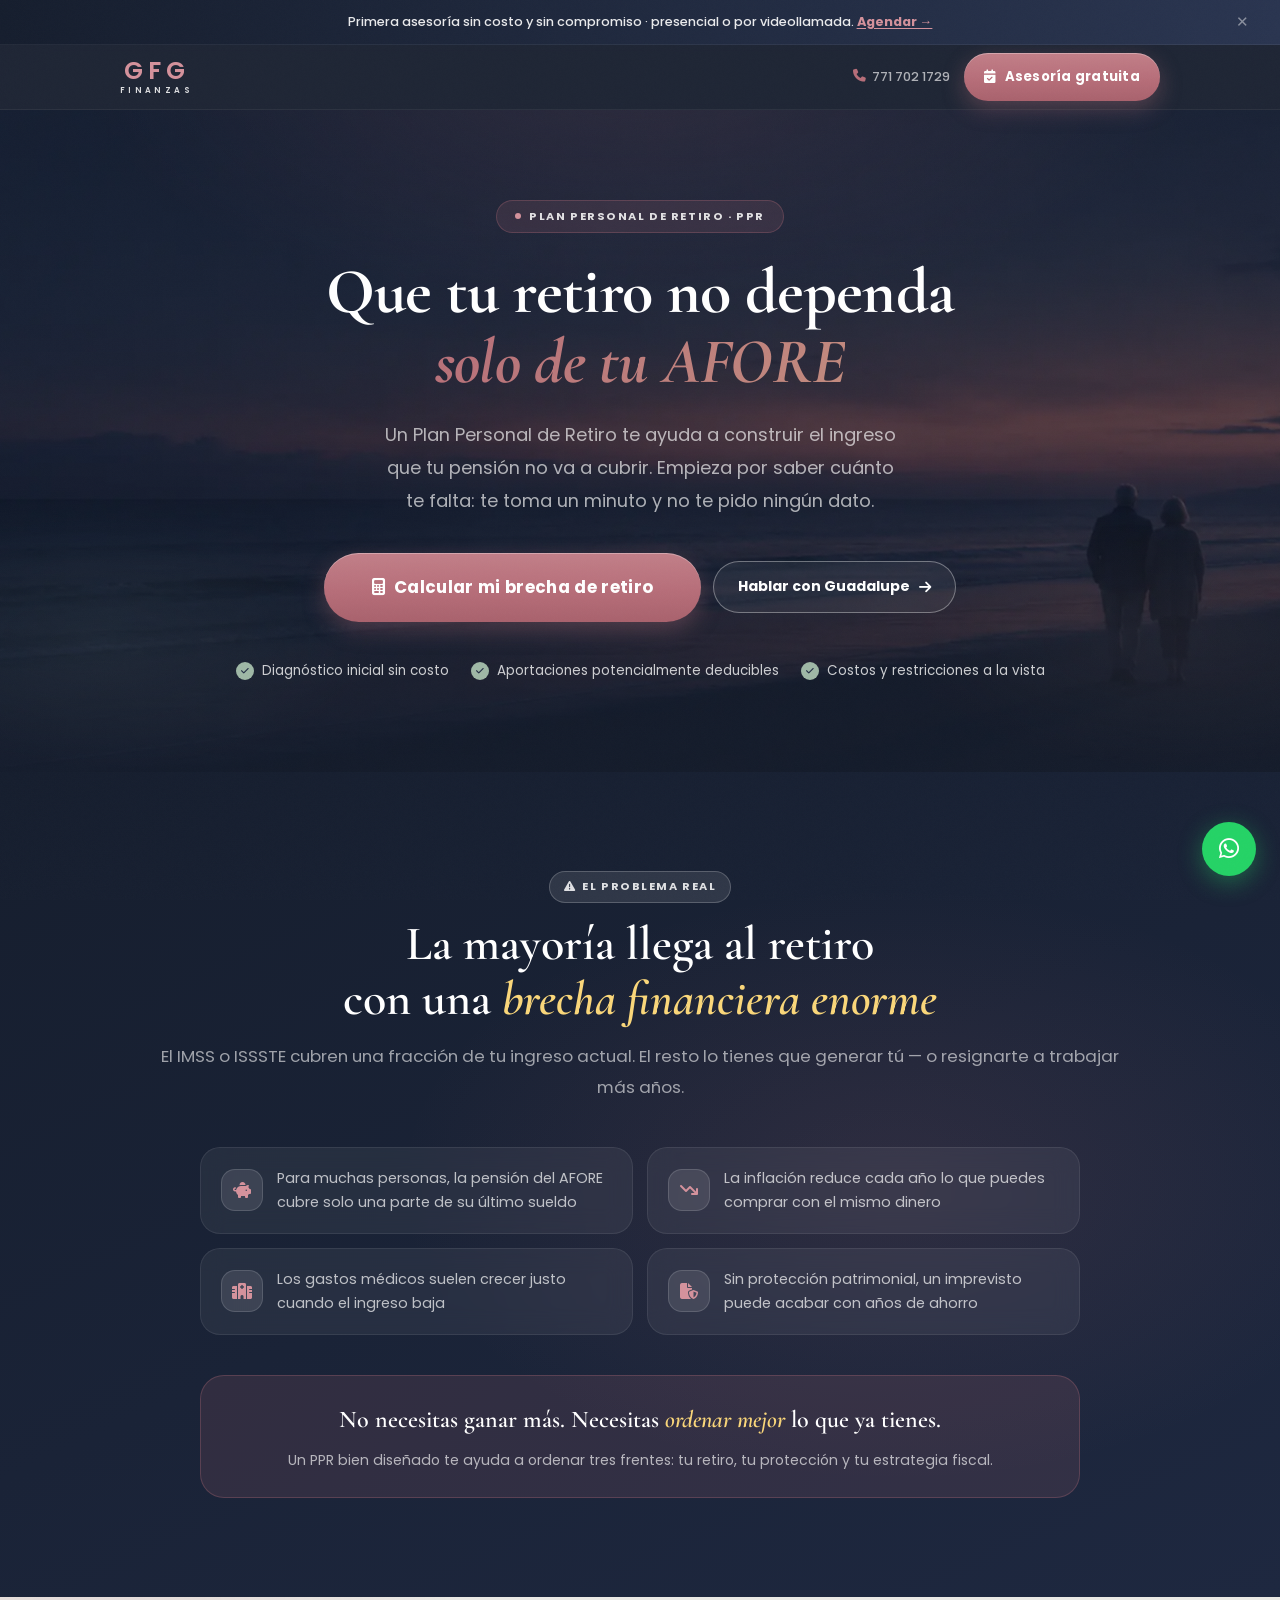
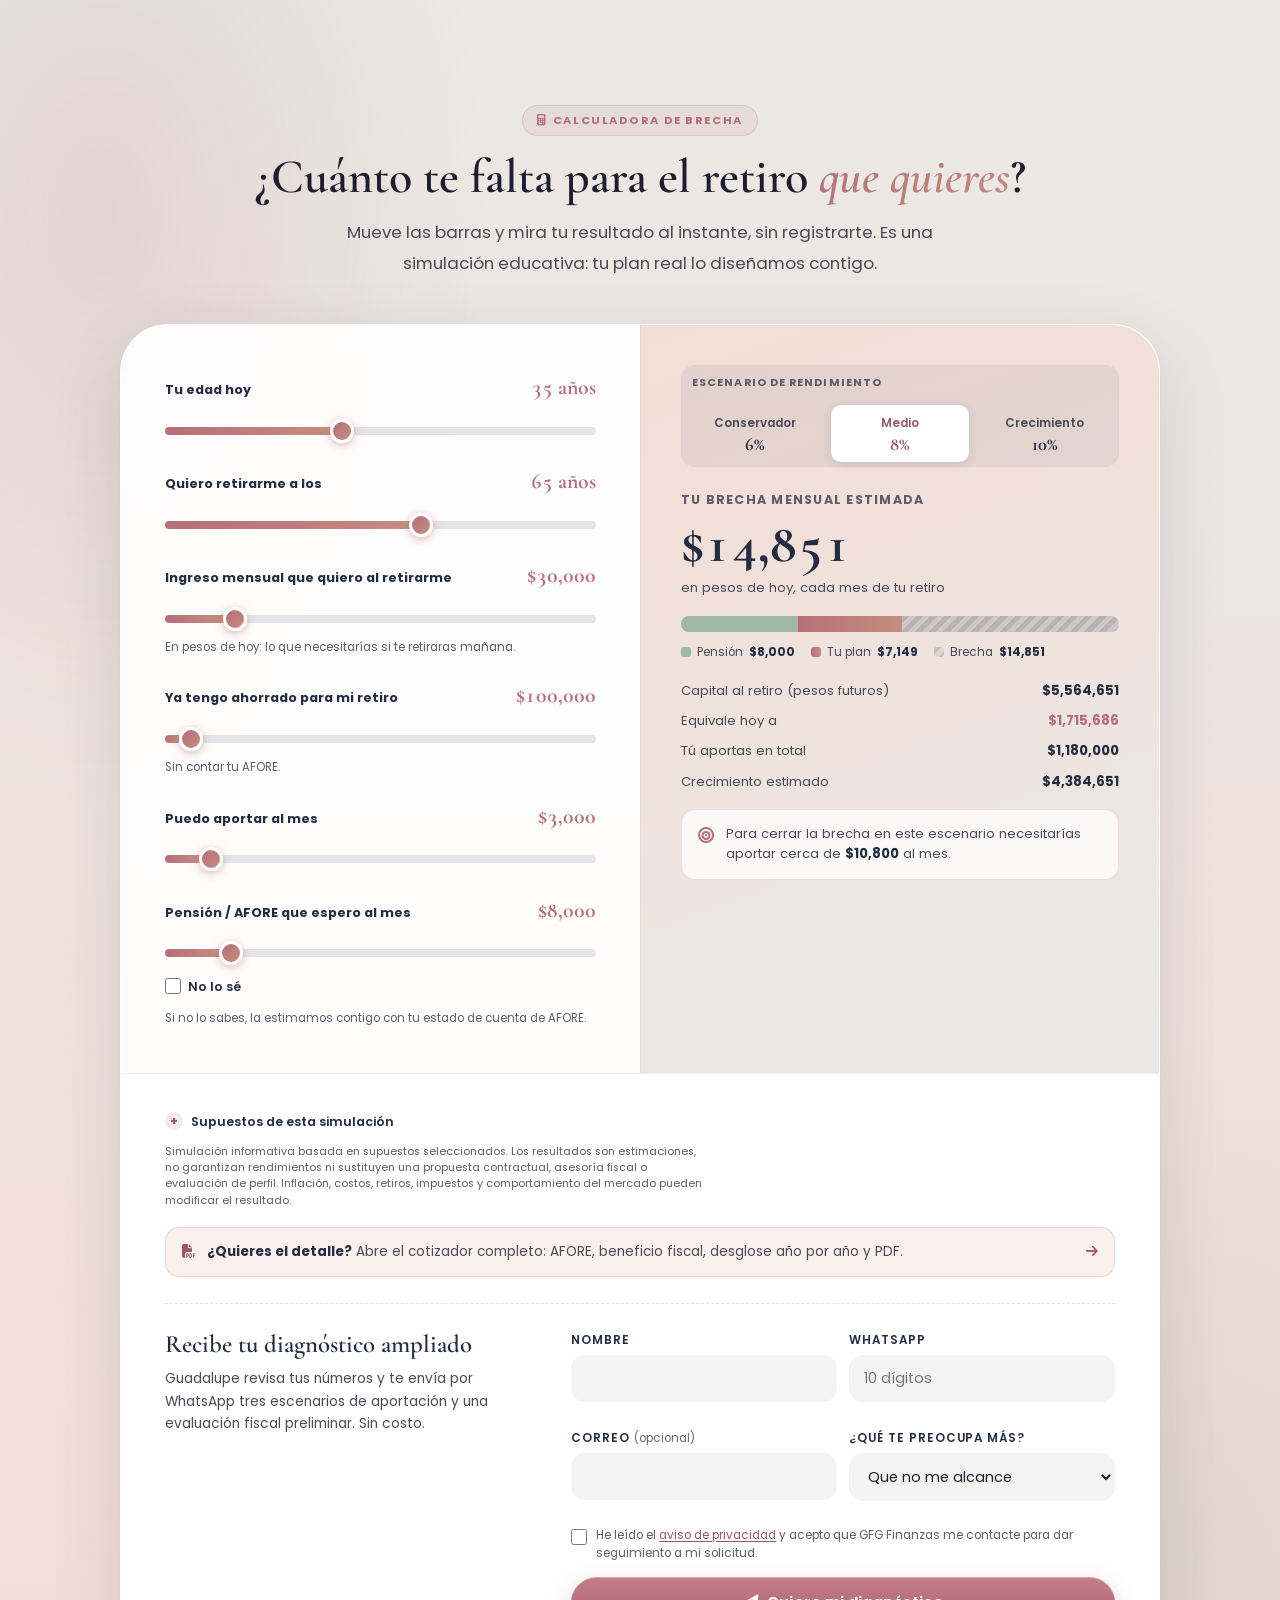
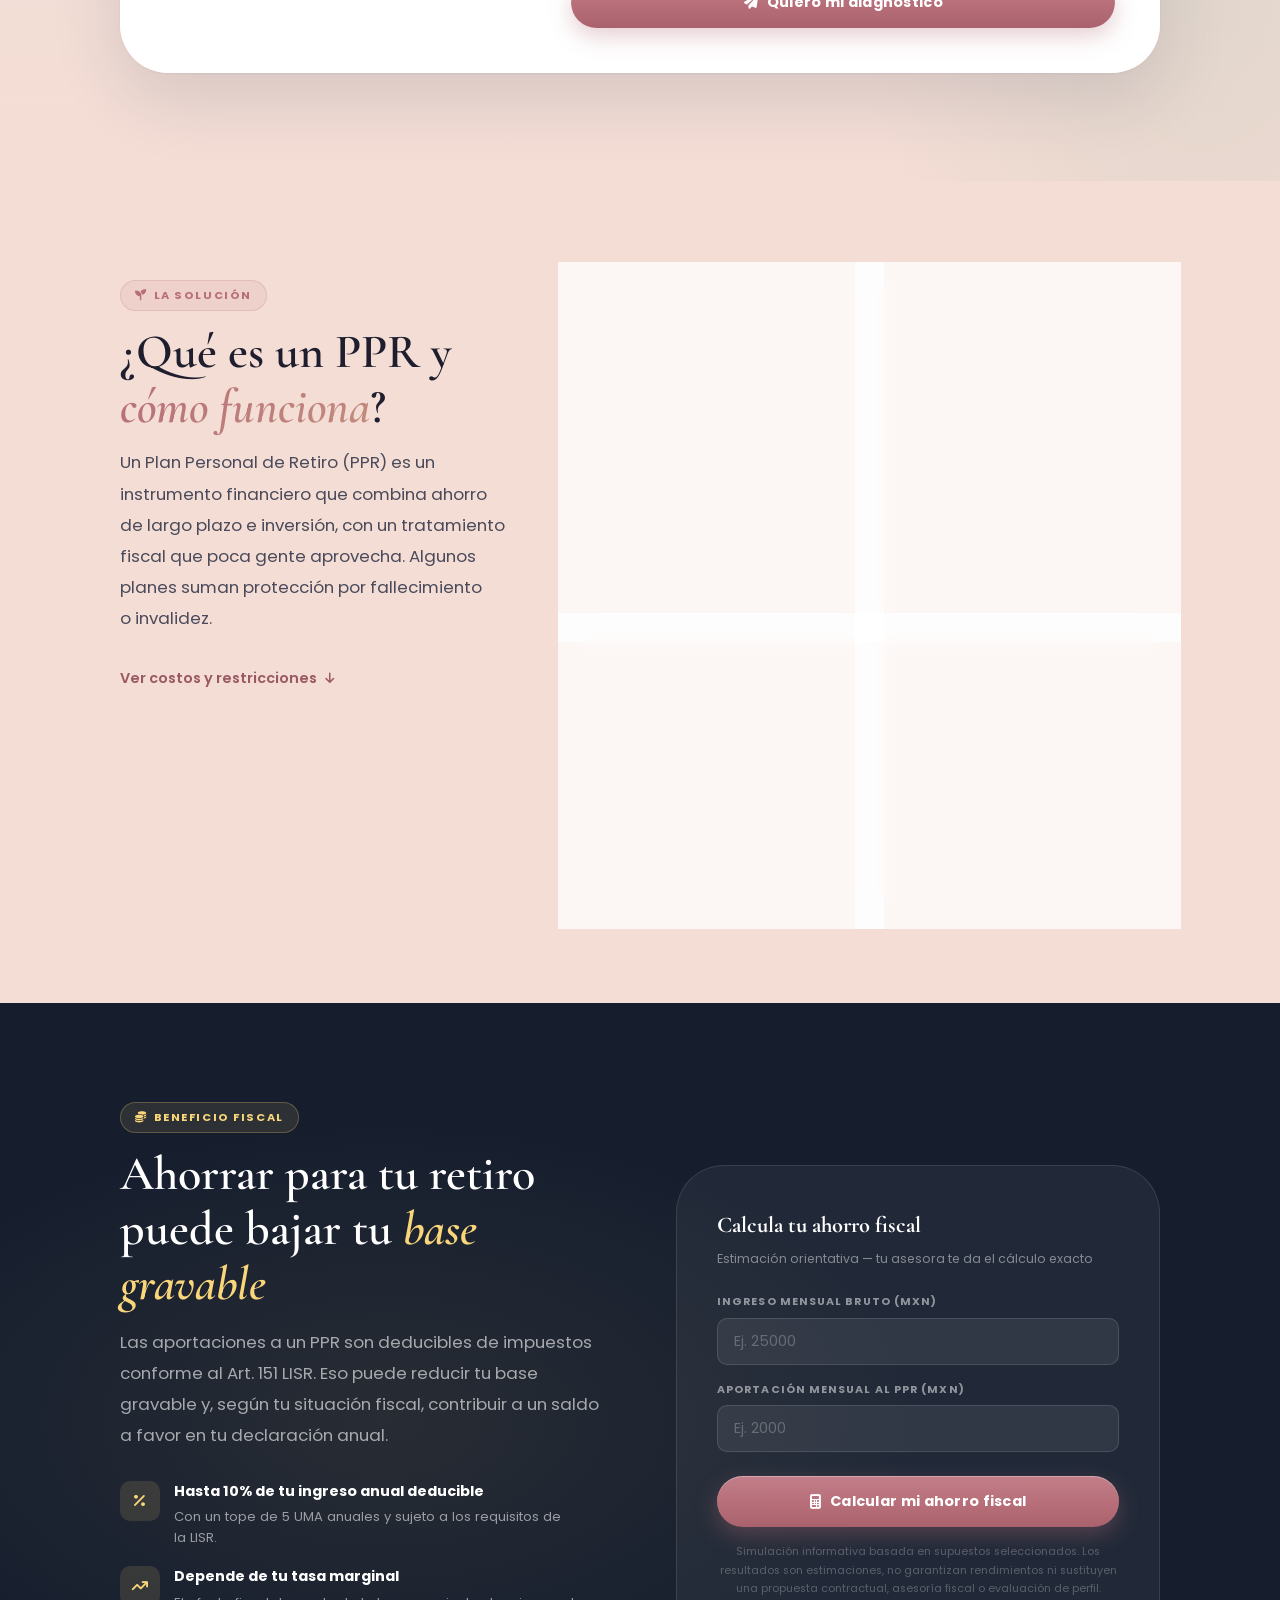
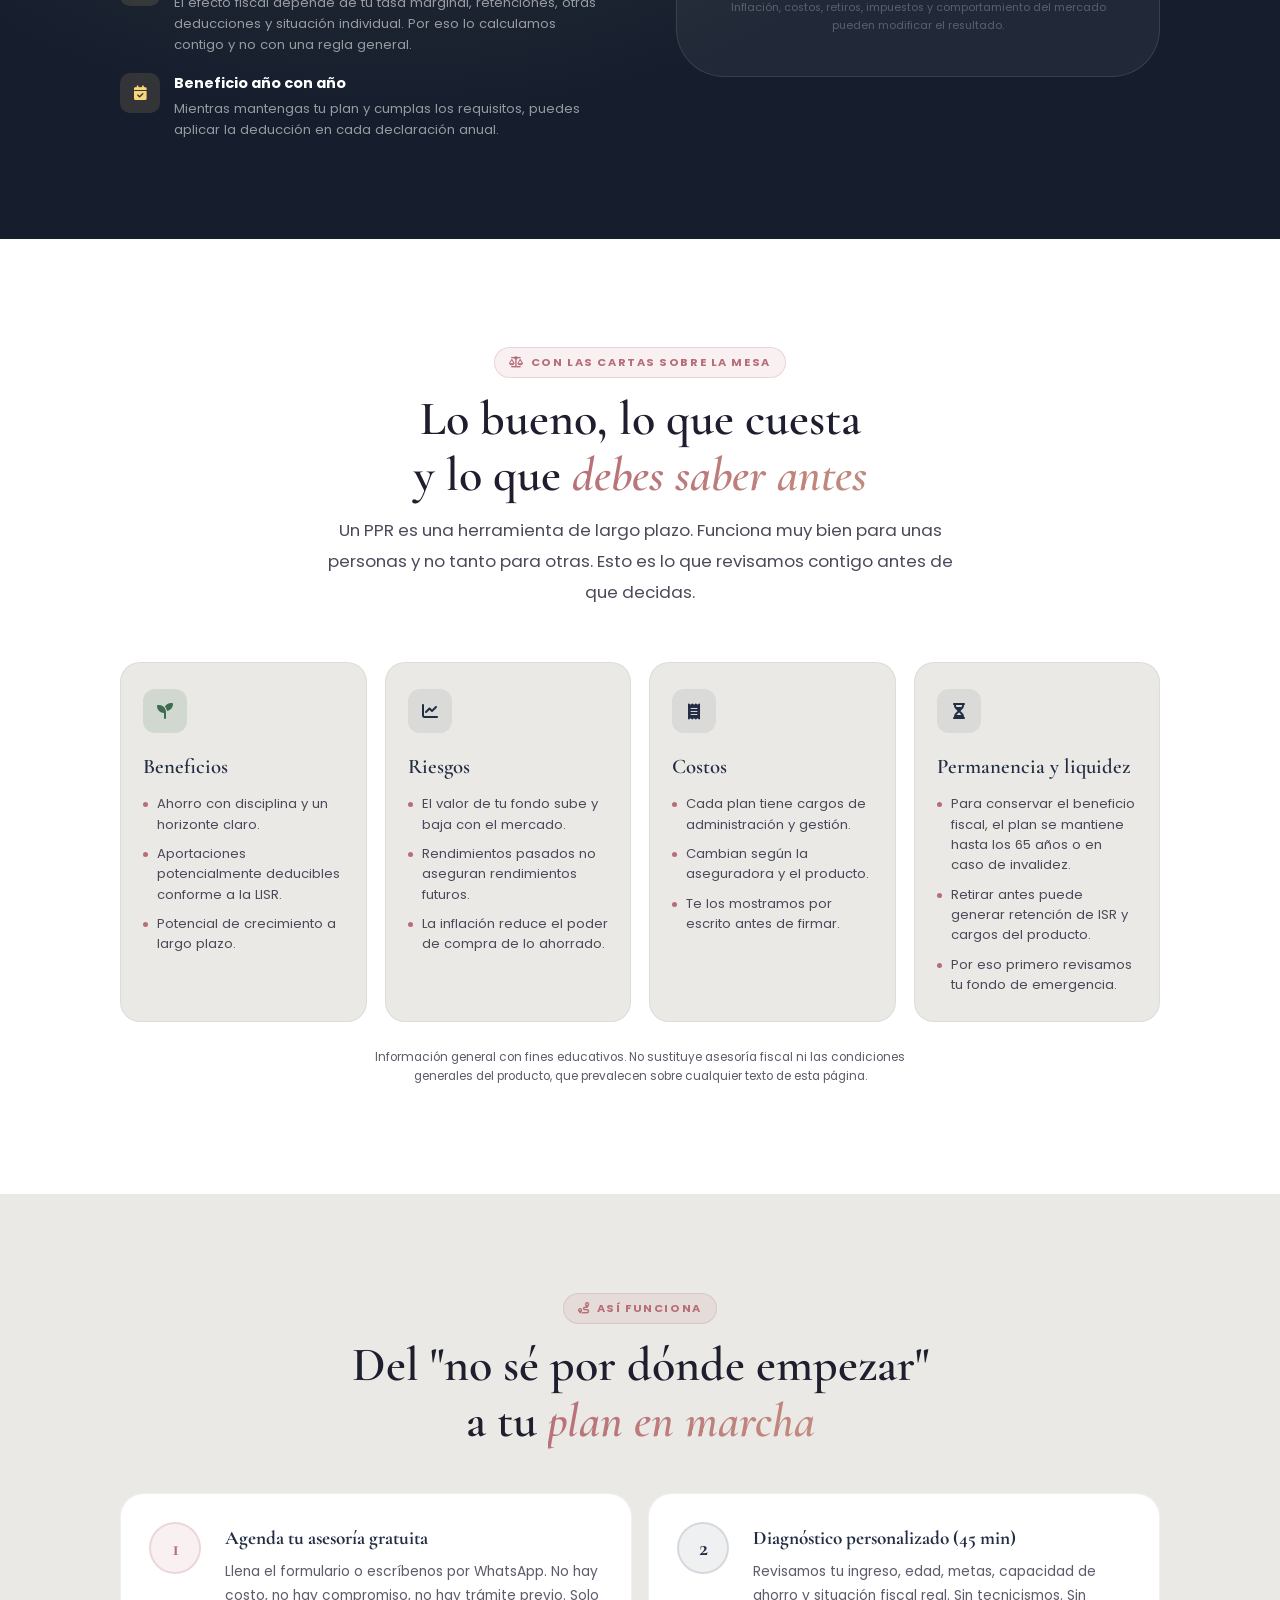
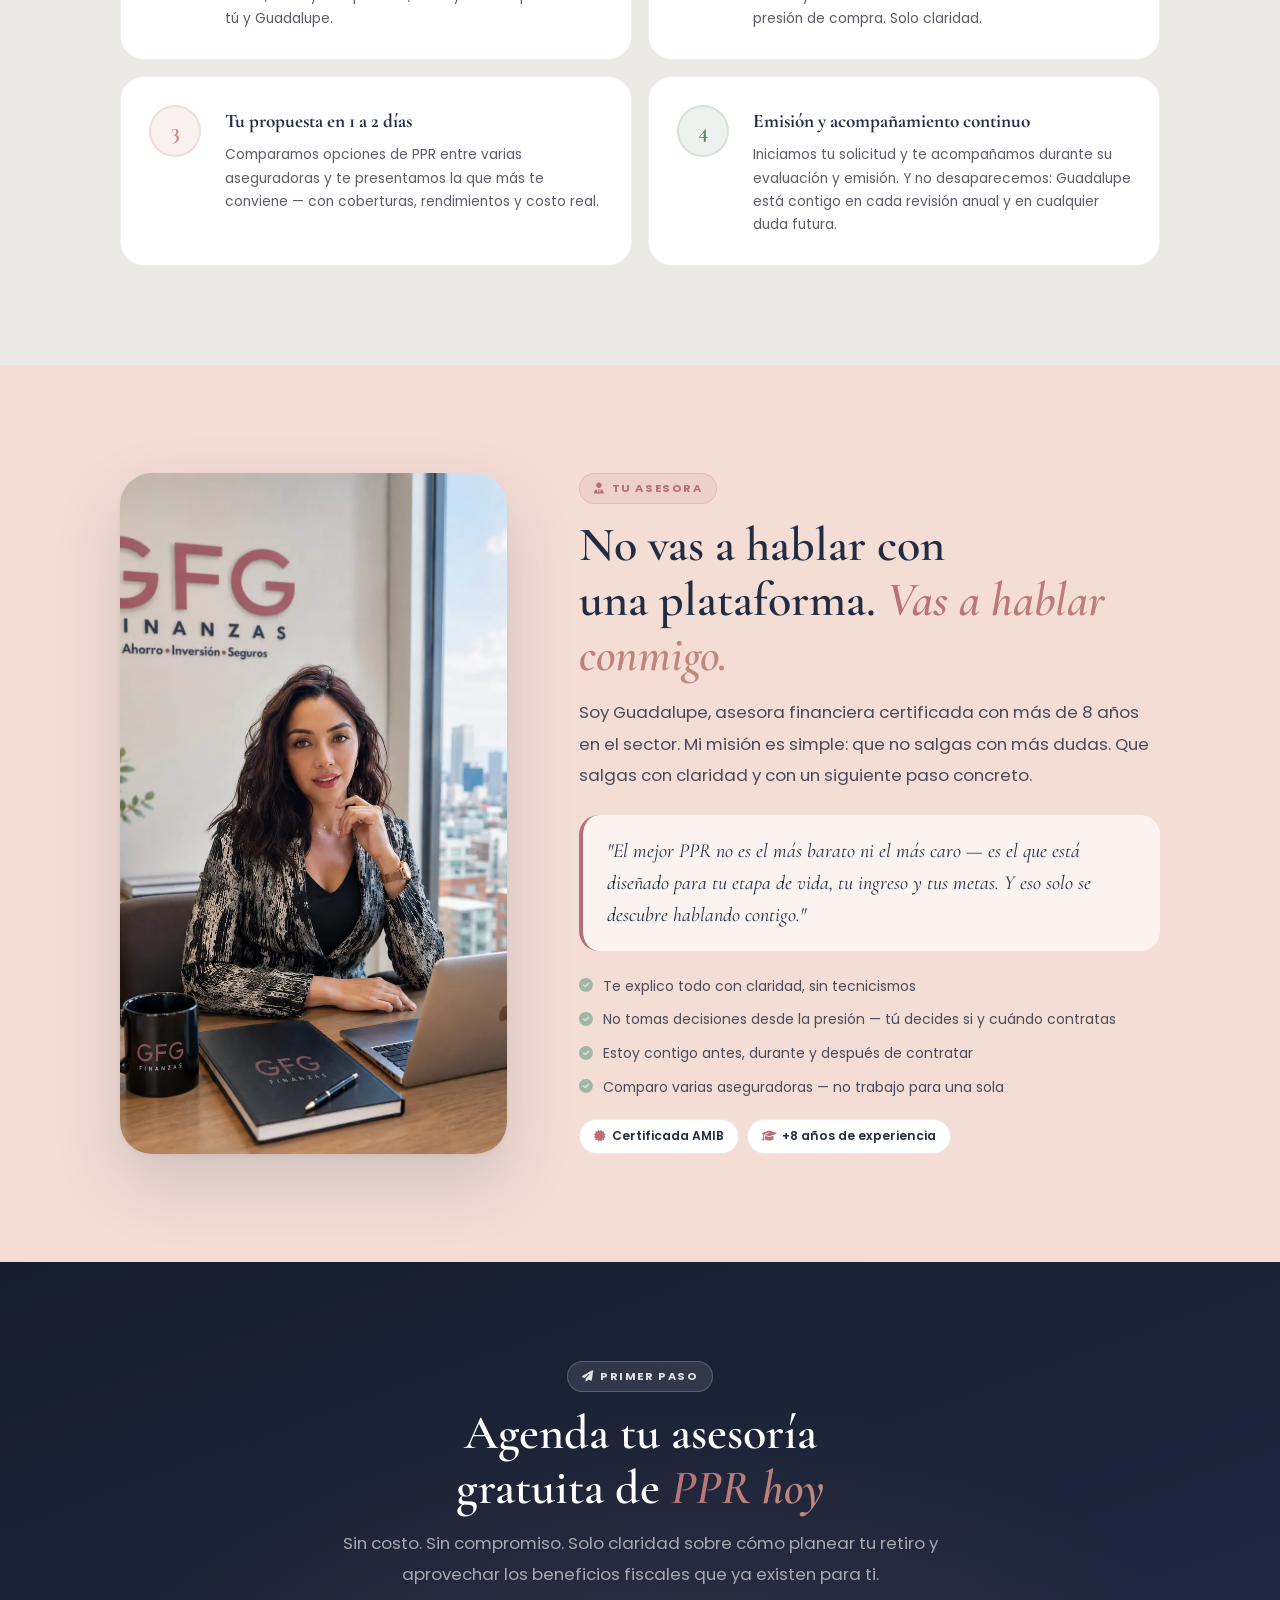
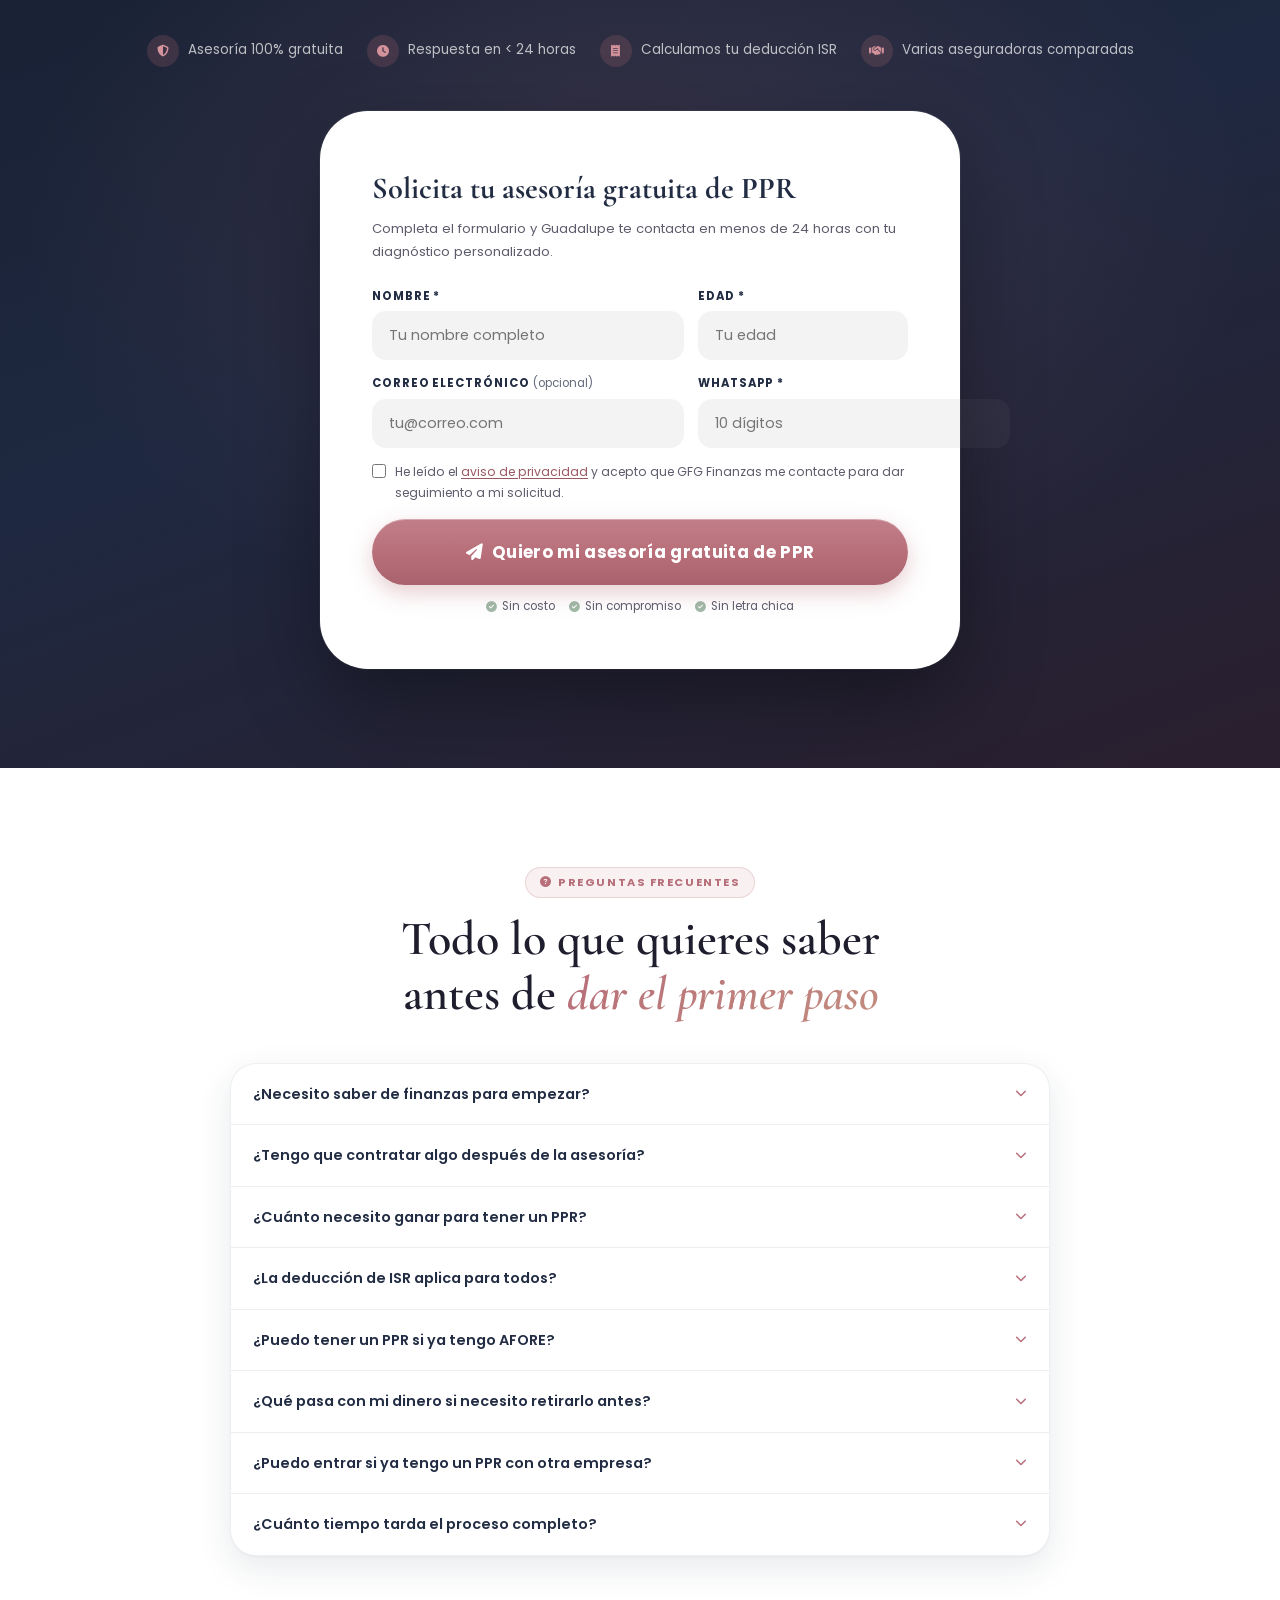
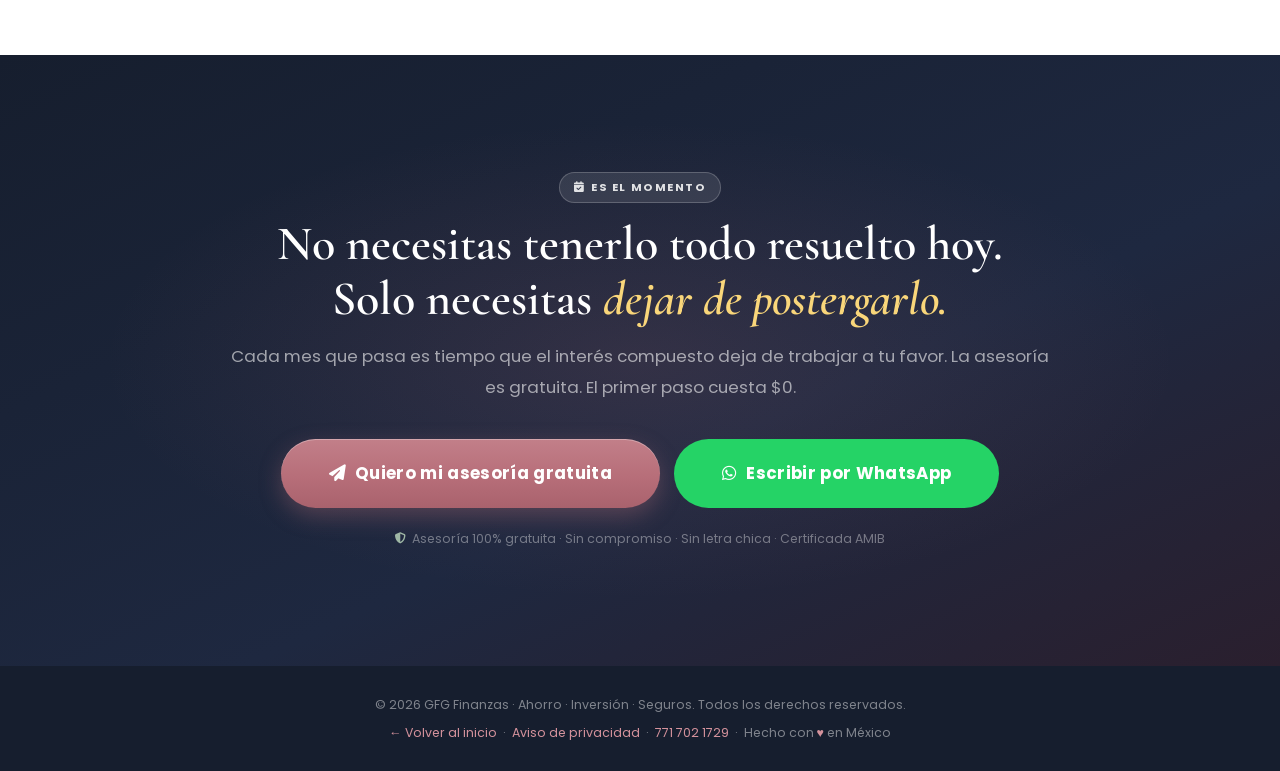
<file: ppr.html>
<!DOCTYPE html>
<html lang="es">
<head>
  <meta charset="UTF-8" />
  <meta name="viewport" content="width=device-width, initial-scale=1.0" />
  <title>Plan Personal de Retiro (PPR) — GFG Finanzas | Asesoría Gratuita</title>
  <meta name="description" content="Conoce cómo funciona un Plan Personal de Retiro, sus beneficios, costos y restricciones. Diagnóstico inicial sin costo con Guadalupe F. Godínez — GFG Finanzas." />
  <meta name="theme-color" content="#222D44" />
  <link rel="canonical" href="https://gfbfinanzas.vercel.app/ppr.html" />
  <meta property="og:type"        content="website" />
  <meta property="og:url"         content="https://gfbfinanzas.vercel.app/ppr.html" />
  <meta property="og:title"       content="Plan Personal de Retiro (PPR) — GFG Finanzas" />
  <meta property="og:description" content="Cómo funciona un PPR, sus beneficios, costos y restricciones. Diagnóstico inicial sin costo con Guadalupe F. Godínez." />
  <meta property="og:image"       content="https://gfbfinanzas.vercel.app/img/perfil.jpeg" />
  <meta property="og:locale"      content="es_MX" />
  <meta property="og:site_name"   content="GFG Finanzas" />
  <link rel="icon" type="image/svg+xml" href="img/favicon.svg" />
  <link rel="preload" as="image" href="img/hero/retiro.webp" type="image/webp" fetchpriority="high" />
  <link rel="preconnect" href="https://fonts.googleapis.com" />
  <link rel="preconnect" href="https://fonts.gstatic.com" crossorigin />
  <link href="https://fonts.googleapis.com/css2?family=Cormorant+Garamond:ital,wght@0,400;0,500;0,600;0,700;1,400;1,600&family=Poppins:wght@300;400;500;600;700&display=swap" rel="stylesheet" />
  <link rel="stylesheet" href="https://cdnjs.cloudflare.com/ajax/libs/font-awesome/6.5.0/css/all.min.css" />

<style>
/* ============================================================ TOKENS */
:root {
  --rosa:#B76E79; --rosa-dark:#9a5862; --rosa-light:#d4929c;
  --navy:#222D44; --navy-deep:#161e2e;
  --terracota:#C48F7F; --salvia:#9FB8A6;
  --hueso:#EAE9E5; --rosa-claro:#F4DDD5;
  --white:#FFFFFF; --texto:#1e1e2e;
  --texto-mid:#4a4a5a; --texto-soft:#5c5c6c;
  --amarillo:#f9d67a; --verde:#4ade80;
  --f-head:'Cormorant Garamond',Georgia,serif;
  --f-body:'Poppins',sans-serif;
  --w:900px; /* VSL pages narrower for focus */
  --r-sm:12px; --r-md:20px; --r-lg:32px; --r-xl:48px;
  --shadow-sm:0 2px 12px rgba(34,45,68,.07);
  --shadow-md:0 8px 32px rgba(34,45,68,.12);
  --shadow-lg:0 20px 64px rgba(34,45,68,.18);
  --t:.28s cubic-bezier(.4,0,.2,1);
}
*,*::before,*::after{box-sizing:border-box;margin:0;padding:0;}
html{font-size:16px;}
@media(prefers-reduced-motion:no-preference){html{scroll-behavior:smooth;}}
body{font-family:var(--f-body);color:var(--texto);background:var(--hueso);line-height:1.7;-webkit-font-smoothing:antialiased;overflow-x:hidden;}
img{display:block;max-width:100%;}
a{text-decoration:none;color:inherit;}
ul{list-style:none;}
button{font-family:inherit;cursor:pointer;}
@media(prefers-reduced-motion:reduce){*,*::before,*::after{animation-duration:.01ms!important;transition-duration:.01ms!important;}[data-reveal]{opacity:1!important;transform:none!important;}}
body::after{content:'';position:fixed;inset:0;pointer-events:none;z-index:9999;opacity:.018;background-image:url("data:image/svg+xml,%3Csvg viewBox='0 0 256 256' xmlns='http://www.w3.org/2000/svg'%3E%3Cfilter id='n'%3E%3CfeTurbulence type='fractalNoise' baseFrequency='0.9' numOctaves='4' stitchTiles='stitch'/%3E%3C/filter%3E%3Crect width='100%25' height='100%25' filter='url(%23n)'/%3E%3C/svg%3E");background-size:128px;}

/* UTILS */
.wrap{max-width:var(--w);margin:0 auto;padding:0 clamp(20px,5vw,40px);}
.tag{display:inline-flex;align-items:center;gap:6px;font-size:.7rem;font-weight:700;letter-spacing:.14em;text-transform:uppercase;padding:5px 14px;border-radius:50px;color:var(--rosa);background:rgba(183,110,121,.1);border:1px solid rgba(183,110,121,.22);margin-bottom:14px;}
.tag-light{color:rgba(255,255,255,.85);background:rgba(255,255,255,.1);border-color:rgba(255,255,255,.2);}
.tag-gold{color:var(--amarillo);background:rgba(249,214,122,.1);border-color:rgba(249,214,122,.25);}
.h-display{font-family:var(--f-head);font-size:clamp(2.4rem,5.5vw,4rem);font-weight:700;line-height:1.1;letter-spacing:-.01em;}
.h-section{font-family:var(--f-head);font-size:clamp(1.9rem,4vw,3rem);font-weight:600;line-height:1.15;}
.sub{font-size:clamp(.9rem,2vw,1.05rem);color:var(--texto-mid);line-height:1.85;margin-top:12px;}
em{font-style:italic;background:linear-gradient(135deg,var(--rosa) 0%,var(--terracota) 55%,var(--rosa-dark) 100%);background-size:200% 200%;-webkit-background-clip:text;background-clip:text;color:transparent;animation:gshift 5s ease infinite;}
@keyframes gshift{0%{background-position:0% 50%}50%{background-position:100% 50%}100%{background-position:0% 50%}}
.text-center{text-align:center;}
.text-center .sub{margin:12px auto 0;}

/* BUTTONS */
.btn{display:inline-flex;align-items:center;gap:9px;padding:15px 30px;border-radius:60px;font-size:.9rem;font-weight:700;border:none;cursor:pointer;transition:var(--t);position:relative;overflow:hidden;white-space:nowrap;letter-spacing:.02em;}
.btn::after{content:'';position:absolute;inset:0;background:rgba(255,255,255,.12);opacity:0;transition:var(--t);}
.btn:hover::after{opacity:1;}
.btn:focus-visible{outline:3px solid var(--rosa);outline-offset:3px;}
.btn-primary{background:linear-gradient(135deg,var(--rosa) 0%,#c4727d 100%);color:var(--white);box-shadow:0 4px 24px rgba(183,110,121,.45);}
.btn-primary::before{content:'';position:absolute;top:0;left:-100%;width:60%;height:100%;background:linear-gradient(90deg,transparent,rgba(255,255,255,.22),transparent);animation:shimmer 3.5s ease-in-out infinite;}
@keyframes shimmer{0%{left:-100%}40%,100%{left:160%}}
.btn-primary:hover{transform:translateY(-3px);box-shadow:0 12px 36px rgba(183,110,121,.6);}
.btn-wa{background:#25D366;color:white;}
.btn-wa:hover{background:#1fbe5a;transform:translateY(-2px);box-shadow:0 8px 24px rgba(37,211,102,.4);}
.btn-full{width:100%;justify-content:center;}
.btn-xl{padding:20px 48px;font-size:1.05rem;}
.btn-lg{padding:17px 36px;font-size:.95rem;}

/* URGENCY BAR */
#urgency-bar{background:linear-gradient(90deg,var(--navy-deep),#2a3550);color:rgba(255,255,255,.9);padding:11px 0;text-align:center;font-size:.8rem;font-weight:500;position:relative;z-index:1001;border-bottom:1px solid rgba(255,255,255,.06);}
.bar-inner{display:flex;align-items:center;justify-content:center;gap:10px;flex-wrap:wrap;}
.pulse-dot{width:7px;height:7px;border-radius:50%;background:var(--verde);box-shadow:0 0 0 2px rgba(74,222,128,.3);flex-shrink:0;}
@media(prefers-reduced-motion:no-preference){.pulse-dot{animation:pdot 1.5s infinite;}}
@keyframes pdot{0%,100%{opacity:1;transform:scale(1)}50%{opacity:.6;transform:scale(.8)}}
#urgency-bar strong{color:var(--amarillo);}
#urgency-bar a{color:var(--rosa-light);font-weight:700;text-decoration:underline;text-underline-offset:2px;}
.bar-close{position:absolute;right:16px;top:50%;transform:translateY(-50%);background:none;border:none;color:rgba(255,255,255,.45);font-size:.95rem;cursor:pointer;padding:6px;min-width:32px;min-height:32px;}
.bar-close:hover{color:white;}

/* NAV */
#nav{position:sticky;top:0;z-index:1000;background:rgba(22,30,46,.96);backdrop-filter:blur(20px);-webkit-backdrop-filter:blur(20px);border-bottom:1px solid rgba(255,255,255,.06);transition:box-shadow var(--t);}
#nav.shadow{box-shadow:0 4px 32px rgba(0,0,0,.4);}
.nav-wrap{display:flex;align-items:center;justify-content:space-between;height:64px;}
.nav-logo img{height:40px;width:auto;object-fit:contain;mix-blend-mode:screen;opacity:.92;}
.nav-right{display:flex;align-items:center;gap:14px;}
.nav-phone{display:flex;align-items:center;gap:6px;color:rgba(255,255,255,.65);font-size:.8rem;font-weight:500;}
.nav-phone i{color:var(--rosa);}
@media(max-width:580px){.nav-phone{display:none;}}

/* ============================================================ HERO */
#hero{background:linear-gradient(155deg,var(--navy-deep) 0%,#1e2840 55%,#2a1f2e 100%);padding:clamp(56px,10vh,96px) 0 clamp(48px,8vh,80px);position:relative;overflow:hidden;text-align:center;}
#hero::before{content:'';position:absolute;inset:0;pointer-events:none;background:radial-gradient(ellipse 80% 65% at 50% -5%,rgba(183,110,121,.25) 0%,transparent 55%),radial-gradient(ellipse 45% 40% at 8% 80%,rgba(159,184,166,.14) 0%,transparent 50%),radial-gradient(ellipse 45% 40% at 92% 80%,rgba(196,143,127,.12) 0%,transparent 50%);}

/* Countdown timer */
.countdown-bar{display:inline-flex;align-items:center;gap:14px;background:rgba(249,214,122,.12);border:1px solid rgba(249,214,122,.3);border-radius:50px;padding:8px 22px;margin-bottom:28px;font-size:.78rem;font-weight:700;color:var(--amarillo);letter-spacing:.08em;text-transform:uppercase;position:relative;z-index:1;}
.countdown-bar i{font-size:.8rem;}
.cd-time{font-size:1rem;letter-spacing:.12em;}

.hero-eyebrow{display:inline-flex;align-items:center;gap:8px;background:rgba(183,110,121,.15);border:1px solid rgba(183,110,121,.3);border-radius:50px;padding:6px 18px;font-size:.7rem;font-weight:700;color:rgba(255,255,255,.85);letter-spacing:.14em;text-transform:uppercase;margin-bottom:24px;position:relative;z-index:1;}
.hero-eyebrow .dot{width:6px;height:6px;border-radius:50%;background:var(--rosa-light);}

.hero-title{color:var(--white);margin-bottom:20px;position:relative;z-index:1;max-width:780px;margin-left:auto;margin-right:auto;}
.hero-sub{color:rgba(255,255,255,.65);font-size:clamp(.95rem,2vw,1.12rem);line-height:1.85;max-width:680px;margin:0 auto 36px;position:relative;z-index:1;}

/* viewer pill */
.viewer-pill{display:inline-flex;align-items:center;gap:8px;background:rgba(255,255,255,.07);border:1px solid rgba(255,255,255,.12);border-radius:50px;padding:8px 18px;font-size:.78rem;color:rgba(255,255,255,.65);margin-bottom:28px;position:relative;z-index:1;}
.viewer-pill strong{color:var(--amarillo);}
.viewer-pill .dot{background:var(--verde);}

/* Video */
.video-wrap{position:relative;z-index:1;max-width:740px;margin:0 auto 28px;border-radius:var(--r-lg);overflow:hidden;box-shadow:0 40px 100px rgba(0,0,0,.55),0 0 0 1px rgba(255,255,255,.07);}
.video-box{position:relative;aspect-ratio:16/9;background:linear-gradient(135deg,#1a2235 0%,#2a1f2e 100%);display:flex;flex-direction:column;align-items:center;justify-content:center;cursor:pointer;overflow:hidden;}
.video-box::before{content:'';position:absolute;inset:0;background:radial-gradient(ellipse 70% 70% at 50% 50%,rgba(183,110,121,.15) 0%,transparent 65%);}
.video-live{position:absolute;top:16px;left:16px;background:#e74c3c;color:white;font-size:.68rem;font-weight:700;padding:5px 11px;border-radius:5px;letter-spacing:.07em;text-transform:uppercase;display:flex;align-items:center;gap:5px;z-index:2;}
.video-live .dot{width:5px;height:5px;border-radius:50%;background:white;}
@media(prefers-reduced-motion:no-preference){.video-live .dot{animation:pdot 1.5s infinite;}}
.video-duration{position:absolute;bottom:14px;right:16px;z-index:2;background:rgba(0,0,0,.65);color:rgba(255,255,255,.85);font-size:.72rem;font-weight:600;padding:4px 10px;border-radius:6px;}
.play-btn{width:84px;height:84px;border-radius:50%;background:linear-gradient(135deg,var(--rosa) 0%,#c4727d 100%);display:flex;align-items:center;justify-content:center;position:relative;z-index:2;box-shadow:0 0 0 14px rgba(183,110,121,.18),0 0 0 28px rgba(183,110,121,.08);transition:var(--t);}
@media(prefers-reduced-motion:no-preference){.play-btn{animation:ppulse 2.5s ease infinite;}@keyframes ppulse{0%,100%{box-shadow:0 0 0 14px rgba(183,110,121,.18),0 0 0 28px rgba(183,110,121,.08);}50%{box-shadow:0 0 0 20px rgba(183,110,121,.12),0 0 0 40px rgba(183,110,121,.05);}}}
.play-btn i{color:white;font-size:2rem;margin-left:7px;}
.play-btn:hover{transform:scale(1.1);}
.video-caption{font-size:.78rem;color:rgba(255,255,255,.85);margin-top:12px;position:relative;z-index:2;font-weight:500;}
.video-sub{font-size:.7rem;color:rgba(255,255,255,.4);margin-top:5px;position:relative;z-index:2;}

/* Below video */
.below-video{position:relative;z-index:1;display:flex;flex-direction:column;align-items:center;gap:14px;margin-top:4px;}
.below-note{display:flex;align-items:center;gap:7px;font-size:.77rem;color:rgba(255,255,255,.4);}
.below-note i{color:var(--salvia);font-size:.68rem;}

/* PROOF STRIP */
#proof-strip{background:var(--white);border-bottom:1px solid rgba(34,45,68,.07);}
.proof-grid{display:grid;grid-template-columns:repeat(4,1fr);}
.proof-item{text-align:center;padding:clamp(20px,3vh,30px) 16px;border-right:1px solid rgba(34,45,68,.07);}
.proof-item:last-child{border-right:none;}
.proof-num{font-family:var(--f-head);font-size:clamp(2rem,4vw,2.8rem);font-weight:700;color:var(--rosa);line-height:1;}
.proof-label{font-size:.78rem;color:var(--texto-soft);margin-top:4px;line-height:1.5;}

/* ============================================================ PAIN POINTS */
#dolor{padding:clamp(64px,11vh,100px) 0;background:var(--white);}
.dolor-intro{text-align:center;margin-bottom:clamp(40px,6vh,56px);}
.pain-cards{display:grid;grid-template-columns:repeat(2,1fr);gap:16px;}
.pain-card{background:var(--hueso);border-radius:var(--r-md);padding:22px 24px;border:1.5px solid rgba(34,45,68,.07);display:flex;align-items:flex-start;gap:14px;transition:var(--t);position:relative;overflow:hidden;}
.pain-card::before{content:'';position:absolute;inset:0;border-radius:inherit;background:radial-gradient(circle at var(--mx,50%) var(--my,50%),rgba(183,110,121,.07) 0%,transparent 65%);opacity:0;transition:opacity .35s;pointer-events:none;}
.pain-card:hover::before{opacity:1;}
.pain-card:hover{border-color:rgba(183,110,121,.25);transform:translateY(-3px);box-shadow:var(--shadow-md);}
.pain-emoji{font-size:1.6rem;flex-shrink:0;margin-top:2px;}
.pain-card p{font-size:.9rem;color:var(--texto-mid);line-height:1.65;font-style:italic;}
.pain-conclusion{margin-top:32px;padding:24px 28px;background:linear-gradient(135deg,var(--navy) 0%,var(--navy-deep) 100%);border-radius:var(--r-lg);text-align:center;}
.pain-conclusion h3{font-family:var(--f-head);font-size:clamp(1.4rem,3vw,2rem);font-weight:600;color:white;margin-bottom:8px;}
.pain-conclusion p{font-size:.9rem;color:rgba(255,255,255,.6);}

/* ============================================================ EL PROBLEMA */
#problema{padding:clamp(64px,11vh,100px) 0;background:linear-gradient(155deg,var(--navy-deep) 0%,#1e2840 100%);position:relative;overflow:hidden;}
#problema::before{content:'';position:absolute;inset:0;background:radial-gradient(ellipse 65% 60% at 70% 50%,rgba(183,110,121,.13) 0%,transparent 60%);}
.prob-inner{position:relative;z-index:1;text-align:center;}
.prob-inner .h-section{color:white;margin-bottom:14px;}
.prob-inner .sub{color:rgba(255,255,255,.58);margin:0 auto 44px;text-align:center;}
.financial-chaos{display:flex;flex-direction:column;gap:12px;max-width:520px;margin:0 auto 40px;}
.chaos-item{background:rgba(255,255,255,.06);border:1px solid rgba(255,255,255,.08);border-radius:var(--r-md);padding:16px 20px;display:flex;align-items:center;gap:14px;font-size:.9rem;color:rgba(255,255,255,.7);}
.chaos-item .ci-ico{font-size:1.3rem;flex-shrink:0;}
.chaos-verdict{max-width:560px;margin:0 auto;padding:24px;background:rgba(183,110,121,.15);border:1px solid rgba(183,110,121,.3);border-radius:var(--r-lg);text-align:center;}
.chaos-verdict h3{font-family:var(--f-head);font-size:1.5rem;font-weight:600;color:white;margin-bottom:8px;}
.chaos-verdict p{font-size:.88rem;color:rgba(255,255,255,.65);}
.chaos-verdict em{background:none;color:var(--amarillo);-webkit-background-clip:unset;animation:none;}

/* ============================================================ QUÉ ES PPR */
#que-es-ppr{padding:clamp(64px,11vh,100px) 0;background:var(--rosa-claro);}
.ppr-grid{display:grid;grid-template-columns:1fr 1fr;gap:clamp(40px,6vw,72px);align-items:center;}
.ppr-photo{border-radius:var(--r-lg);overflow:hidden;box-shadow:var(--shadow-lg);position:relative;}
.ppr-photo img{width:100%;height:clamp(380px,50vh,520px);object-fit:cover;object-position:center center;display:block;}
.ppr-badge{position:absolute;bottom:-16px;right:-16px;background:var(--white);border-radius:var(--r-md);padding:18px 22px;box-shadow:var(--shadow-md);text-align:center;max-width:170px;}
.ppr-badge .big{font-family:var(--f-head);font-size:1.8rem;font-weight:700;color:var(--rosa);line-height:1;}
.ppr-badge .sml{font-size:.72rem;color:var(--texto-soft);margin-top:3px;line-height:1.4;}
.ppr-badge .stars{color:#f5b94e;font-size:.8rem;margin-bottom:3px;}
.ppr-copy .h-section{color:var(--navy);margin-bottom:14px;}
.ppr-copy .sub{max-width:100%;}
.ppr-benefits{display:flex;flex-direction:column;gap:14px;margin-top:28px;}
.ppr-ben{display:flex;align-items:flex-start;gap:14px;background:rgba(255,255,255,.65);backdrop-filter:blur(8px);border:1px solid rgba(255,255,255,.85);border-radius:var(--r-md);padding:16px 18px;transition:var(--t);}
.ppr-ben:hover{background:rgba(255,255,255,.88);transform:translateX(4px);}
.pb-ico{width:40px;height:40px;border-radius:10px;background:rgba(183,110,121,.12);color:var(--rosa);display:flex;align-items:center;justify-content:center;font-size:.92rem;flex-shrink:0;margin-top:2px;}
.ppr-ben h4{font-family:var(--f-head);font-size:1.1rem;font-weight:700;color:var(--navy);margin-bottom:3px;}
.ppr-ben p{font-size:.83rem;color:var(--texto-mid);line-height:1.6;}

/* ============================================================ DEDUCCIÓN ISR (TAX BENEFIT) */
#isr{padding:clamp(64px,11vh,100px) 0;background:var(--navy-deep);position:relative;overflow:hidden;}
#isr::before{content:'';position:absolute;inset:0;background:radial-gradient(ellipse 70% 60% at 30% 50%,rgba(249,214,122,.08) 0%,transparent 60%);}
.isr-inner{position:relative;z-index:1;display:grid;grid-template-columns:1fr 1fr;gap:clamp(40px,6vw,72px);align-items:center;}
.isr-copy .h-section{color:white;margin-bottom:14px;}
.isr-copy .sub{color:rgba(255,255,255,.6);max-width:100%;}
.isr-highlight{margin-top:28px;display:flex;flex-direction:column;gap:16px;}
.isr-item{display:flex;align-items:flex-start;gap:14px;}
.ii-ico{width:40px;height:40px;border-radius:10px;background:rgba(249,214,122,.12);color:var(--amarillo);display:flex;align-items:center;justify-content:center;font-size:.9rem;flex-shrink:0;margin-top:2px;}
.isr-item h4{font-size:.9rem;font-weight:700;color:white;margin-bottom:3px;}
.isr-item p{font-size:.82rem;color:rgba(255,255,255,.55);line-height:1.6;}
/* ISR calculator card */
.isr-calc{background:rgba(255,255,255,.05);border:1px solid rgba(255,255,255,.1);border-radius:var(--r-xl);padding:clamp(28px,4vw,40px);}
.ic-title{font-family:var(--f-head);font-size:1.4rem;font-weight:700;color:white;margin-bottom:4px;}
.ic-sub{font-size:.78rem;color:rgba(255,255,255,.45);margin-bottom:24px;}
.ic-field{display:flex;flex-direction:column;gap:6px;margin-bottom:16px;}
.ic-field label{font-size:.68rem;font-weight:700;color:rgba(255,255,255,.5);text-transform:uppercase;letter-spacing:.1em;}
.ic-field input{background:rgba(255,255,255,.07);border:1.5px solid rgba(255,255,255,.12);border-radius:10px;padding:12px 16px;font-family:var(--f-body);font-size:.9rem;color:white;outline:none;transition:var(--t);}
.ic-field input:focus{border-color:var(--rosa);box-shadow:0 0 0 3px rgba(183,110,121,.15);}
.ic-field input::placeholder{color:rgba(255,255,255,.25);}
.ic-result{background:linear-gradient(135deg,rgba(183,110,121,.2),rgba(183,110,121,.08));border:1px solid rgba(183,110,121,.3);border-radius:var(--r-md);padding:20px;text-align:center;margin-top:4px;}
.ic-result[hidden]{display:none;}
.ic-result .ic-num{font-family:var(--f-head);font-size:2.8rem;font-weight:700;color:var(--rosa);line-height:1;margin-bottom:4px;}
.ic-result .ic-lbl{font-size:.78rem;color:rgba(255,255,255,.55);}
.ic-result .ic-note{font-size:.72rem;color:rgba(255,255,255,.35);margin-top:8px;line-height:1.5;}

/* ============================================================ PILARES */
#pilares{padding:clamp(64px,11vh,100px) 0;background:var(--white);}
.pilares-grid{display:grid;grid-template-columns:repeat(3,1fr);gap:20px;margin-top:44px;}
.pilar{border-radius:var(--r-lg);padding:clamp(28px,3.5vw,40px);border:2px solid rgba(34,45,68,.08);transition:var(--t);position:relative;overflow:hidden;}
.pilar::before{content:'';position:absolute;inset:0;border-radius:inherit;background:radial-gradient(circle at var(--mx,50%) var(--my,50%),rgba(183,110,121,.08) 0%,transparent 65%);opacity:0;transition:opacity .35s;pointer-events:none;}
.pilar:hover::before{opacity:1;}
.pilar:hover{transform:translateY(-6px);box-shadow:var(--shadow-lg);}
.pilar-ahorro{background:var(--rosa-claro);border-color:rgba(183,110,121,.15);}
.pilar-proteccion{background:var(--navy);color:white;border-color:var(--navy);}
.pilar-retiro{background:var(--hueso);}
.pilar-num{font-family:var(--f-head);font-size:3.5rem;font-weight:700;opacity:.12;line-height:1;margin-bottom:16px;}
.pilar-ahorro .pilar-num{color:var(--rosa);}
.pilar-proteccion .pilar-num{color:white;}
.pilar-retiro .pilar-num{color:var(--navy);}
.pilar-ico{width:52px;height:52px;border-radius:14px;display:flex;align-items:center;justify-content:center;font-size:1.3rem;margin-bottom:18px;}
.pilar-ahorro .pilar-ico{background:rgba(183,110,121,.12);color:var(--rosa);}
.pilar-proteccion .pilar-ico{background:rgba(255,255,255,.12);color:rgba(255,255,255,.9);}
.pilar-retiro .pilar-ico{background:rgba(34,45,68,.08);color:var(--navy);}
.pilar h3{font-family:var(--f-head);font-size:1.6rem;font-weight:700;margin-bottom:10px;}
.pilar-ahorro h3,.pilar-retiro h3{color:var(--navy);}
.pilar-proteccion h3{color:white;}
.pilar p{font-size:.84rem;line-height:1.75;}
.pilar-ahorro p,.pilar-retiro p{color:var(--texto-mid);}
.pilar-proteccion p{color:rgba(255,255,255,.6);}
.pilar-list{display:flex;flex-direction:column;gap:8px;margin-top:16px;}
.pilar-list li{display:flex;align-items:flex-start;gap:8px;font-size:.8rem;line-height:1.5;}
.pilar-ahorro .pilar-list li,.pilar-retiro .pilar-list li{color:var(--texto-mid);}
.pilar-proteccion .pilar-list li{color:rgba(255,255,255,.65);}
.pilar-ahorro .pilar-list li i,.pilar-retiro .pilar-list li i{color:var(--salvia);}
.pilar-proteccion .pilar-list li i{color:var(--salvia);}

/* ============================================================ PROCESO */
#proceso{padding:clamp(64px,11vh,100px) 0;background:var(--hueso);}
.steps{display:flex;flex-direction:column;gap:24px;margin-top:44px;max-width:720px;margin-left:auto;margin-right:auto;}
.step-item{display:flex;gap:24px;align-items:flex-start;background:var(--white);border-radius:var(--r-lg);padding:28px 28px;border:1.5px solid rgba(34,45,68,.07);transition:var(--t);}
.step-item:hover{border-color:rgba(183,110,121,.22);box-shadow:var(--shadow-md);transform:translateX(4px);}
.step-num-circle{width:52px;height:52px;border-radius:50%;display:flex;align-items:center;justify-content:center;font-family:var(--f-head);font-size:1.4rem;font-weight:700;flex-shrink:0;}
.step-item:nth-child(1) .step-num-circle{background:rgba(183,110,121,.1);color:var(--rosa);border:2px solid rgba(183,110,121,.2);}
.step-item:nth-child(2) .step-num-circle{background:rgba(34,45,68,.07);color:var(--navy);border:2px solid rgba(34,45,68,.12);}
.step-item:nth-child(3) .step-num-circle{background:rgba(196,143,127,.12);color:var(--terracota);border:2px solid rgba(196,143,127,.2);}
.step-item:nth-child(4) .step-num-circle{background:rgba(159,184,166,.18);color:#5a8a6a;border:2px solid rgba(159,184,166,.3);}
.step-content h3{font-family:var(--f-head);font-size:1.2rem;font-weight:700;color:var(--navy);margin-bottom:6px;}
.step-content p{font-size:.86rem;color:var(--texto-soft);line-height:1.7;}

/* ============================================================ TESTIMONIOS */
#testimonios{padding:clamp(64px,11vh,100px) 0;background:var(--white);}
.testi-grid{display:grid;grid-template-columns:repeat(3,1fr);gap:20px;}
.tcard{background:var(--hueso);border-radius:var(--r-lg);padding:clamp(22px,3vw,32px);position:relative;border:1.5px solid rgba(34,45,68,.07);display:flex;flex-direction:column;transition:var(--t);}
.tcard::before{content:'';position:absolute;inset:0;border-radius:inherit;background:radial-gradient(circle at var(--mx,50%) var(--my,50%),rgba(183,110,121,.07) 0%,transparent 65%);opacity:0;transition:opacity .35s;pointer-events:none;}
.tcard:hover::before{opacity:1;}
.tcard:hover{border-color:rgba(183,110,121,.22);box-shadow:var(--shadow-md);transform:translateY(-4px);}
.tcard.featured{background:var(--navy);}
.tcard.featured .tc-text{color:rgba(255,255,255,.8);}
.tcard.featured .tc-name{color:rgba(255,255,255,.9);}
.tcard.featured .tc-role{color:rgba(255,255,255,.4);}
.tcard.featured .tc-quote{color:rgba(255,255,255,.06);}
.tc-tag{display:inline-block;font-size:.67rem;font-weight:700;background:rgba(183,110,121,.1);color:var(--rosa);padding:3px 10px;border-radius:50px;margin-bottom:12px;letter-spacing:.06em;text-transform:uppercase;}
.tcard.featured .tc-tag{background:rgba(255,255,255,.1);color:rgba(255,255,255,.7);}
.tc-stars{color:#f5b94e;font-size:.8rem;letter-spacing:3px;margin-bottom:14px;}
.tc-quote{position:absolute;top:14px;right:18px;font-size:3rem;color:var(--rosa);opacity:.1;font-family:Georgia;line-height:1;}
.tc-text{font-size:.86rem;color:var(--texto-mid);line-height:1.85;font-style:italic;margin-bottom:20px;flex-grow:1;}
.tc-author{display:flex;align-items:center;gap:10px;}
.tc-avatar{width:40px;height:40px;border-radius:50%;flex-shrink:0;background:linear-gradient(135deg,var(--rosa),var(--terracota));display:flex;align-items:center;justify-content:center;color:white;font-weight:700;font-size:.82rem;}
.tc-name{font-size:.85rem;font-weight:700;color:var(--navy);}
.tcard.featured .tc-name{color:rgba(255,255,255,.9);}
.tc-role{font-size:.73rem;color:var(--texto-soft);}

/* ============================================================ ASESORA */
#asesora{padding:clamp(64px,11vh,100px) 0;background:var(--rosa-claro);}
.asesora-grid{display:grid;grid-template-columns:1fr 1.2fr;gap:clamp(40px,6vw,72px);align-items:center;}
.asesora-visual{position:relative;}
.asesora-frame{border-radius:var(--r-lg);overflow:hidden;box-shadow:var(--shadow-lg);}
.asesora-frame img{width:100%;height:clamp(380px,50vh,520px);object-fit:cover;object-position:center center;display:block;}
.asesora-deco-1{position:absolute;bottom:-12px;left:-12px;width:72px;height:72px;border-radius:16px;background:var(--rosa);opacity:.5;z-index:-1;}
.asesora-deco-2{position:absolute;top:-8px;right:-8px;width:48px;height:48px;border-radius:10px;background:var(--salvia);opacity:.4;z-index:-1;}
.asesora-copy .h-section{color:var(--navy);margin-bottom:14px;}
.asesora-copy .sub{max-width:100%;}
.asesora-quote{font-family:var(--f-head);font-size:1.25rem;font-style:italic;color:var(--navy);line-height:1.6;margin:24px 0;padding:20px 24px;background:rgba(255,255,255,.65);border-radius:var(--r-md);border-left:4px solid var(--rosa);}
.asesora-chips{display:flex;flex-wrap:wrap;gap:8px;margin-top:20px;}
.chip{display:inline-flex;align-items:center;gap:6px;background:var(--white);color:var(--navy);padding:6px 14px;border-radius:50px;font-size:.76rem;font-weight:600;border:1px solid rgba(34,45,68,.1);}
.chip i{color:var(--rosa);font-size:.72rem;}
.commitments{display:flex;flex-direction:column;gap:10px;margin-top:22px;}
.commitment{display:flex;align-items:center;gap:10px;font-size:.87rem;color:var(--texto-mid);}
.commitment i{color:var(--salvia);flex-shrink:0;}

/* ============================================================ FORMULARIO DE LEADS */
#lead-section {
  padding: clamp(64px,11vh,100px) 0;
  background: linear-gradient(160deg, var(--navy-deep) 0%, #1e2840 55%, #2a1f2e 100%);
  position: relative; overflow: hidden;
}
#lead-section::before {
  content: ''; position: absolute; inset: 0;
  background: radial-gradient(ellipse 80% 65% at 50% 50%, rgba(183,110,121,.18) 0%, transparent 60%);
  pointer-events: none;
}
/* Header centrado */
.lead-header {
  text-align: center; max-width: 640px; margin: 0 auto 44px;
  position: relative; z-index: 1;
}
.lead-header .h-section { color: white; margin-bottom: 12px; }
.lead-header .sub { color: rgba(255,255,255,.6); margin: 12px auto 0; }
/* Trust strip horizontal */
.lead-trust-strip {
  display: flex; justify-content: center; flex-wrap: wrap; gap: 24px;
  margin-bottom: 44px; position: relative; z-index: 1;
}
.lts-item {
  display: flex; align-items: center; gap: 9px;
  font-size: .84rem; color: rgba(255,255,255,.7);
}
.lts-ico {
  width: 32px; height: 32px; border-radius: 50%; flex-shrink: 0;
  background: rgba(183,110,121,.2); color: var(--rosa-light);
  display: flex; align-items: center; justify-content: center; font-size: .74rem;
}
/* Form card centrado */
.lead-card-center {
  max-width: 640px; margin: 0 auto;
  background: var(--white); border-radius: var(--r-xl);
  padding: clamp(32px,5vw,52px);
  box-shadow: 0 32px 80px rgba(0,0,0,.35), 0 0 0 1px rgba(255,255,255,.06);
  position: relative; z-index: 1;
}
.lc-title { font-family: var(--f-head); font-size: 1.9rem; font-weight: 700; color: var(--navy); margin-bottom: 4px; }
.lc-sub   { font-size: .82rem; color: var(--texto-soft); margin-bottom: 24px; }
.lf-row   { display: grid; grid-template-columns: 1fr 1fr; gap: 14px; }
.lf-group { display: flex; flex-direction: column; gap: 5px; margin-bottom: 14px; }
.lf-group label { font-size: .72rem; font-weight: 700; color: var(--navy); text-transform: uppercase; letter-spacing: .08em; }
.lf-group input {
  padding: 13px 16px; border: 1.5px solid rgba(34,45,68,.1); border-radius: 10px;
  font-family: var(--f-body); font-size: .9rem; color: var(--texto);
  background: var(--hueso); outline: none; transition: var(--t);
}
.lf-group input:focus { border-color: var(--rosa); box-shadow: 0 0 0 3px rgba(183,110,121,.1); background: var(--white); }
.lf-group input.lferr { border-color: #e05c5c; }
.lf-err { font-size: .72rem; color: #c94444; margin-top: 2px; display: none; }
.lf-err.show { display: block; }
.lf-privacy { display: flex; gap: 9px; align-items: flex-start; font-size: .76rem; color: var(--texto-soft); margin-bottom: 16px; }
.lf-privacy input { width: 14px; height: 14px; margin-top: 2px; accent-color: var(--rosa); flex-shrink: 0; }
.lf-badges { display: flex; justify-content: center; gap: 14px; flex-wrap: wrap; margin-top: 12px; }
.lf-badge  { display: flex; align-items: center; gap: 5px; font-size: .73rem; color: var(--texto-soft); }
.lf-badge i { color: var(--salvia); font-size: .68rem; }
/* FOMO under card */
.lead-fomo-bottom {
  max-width: 640px; margin: 20px auto 0;
  background: rgba(183,110,121,.12); border: 1px solid rgba(183,110,121,.25);
  border-radius: var(--r-md); padding: 14px 20px;
  display: flex; align-items: center; gap: 10px;
  position: relative; z-index: 1;
}
.lead-fomo-bottom i { color: var(--rosa-light); flex-shrink: 0; }
.lead-fomo-bottom p { font-size: .81rem; color: rgba(255,255,255,.7); line-height: 1.5; }
.lead-fomo-bottom strong { color: var(--amarillo); }
/* Success state */
.lf-success { display: none; text-align: center; padding: 20px 0; }
.lfs-ico    { font-size: 2.8rem; color: var(--salvia); margin-bottom: 12px; }
.lf-success h4 { font-family: var(--f-head); font-size: 1.6rem; color: var(--navy); margin-bottom: 8px; }
.lf-success p  { font-size: .88rem; color: var(--texto-soft); margin-bottom: 18px; }
@media(max-width:540px) { .lf-row { grid-template-columns: 1fr; } .lead-card-center { padding: 24px 18px; } }

/* ============================================================ FAQ */
#faq{padding:clamp(64px,11vh,100px) 0;background:var(--white);}
.faq-list{max-width:700px;margin:40px auto 0;display:flex;flex-direction:column;gap:10px;}
.faq-item{background:var(--hueso);border-radius:var(--r-md);border:1px solid rgba(34,45,68,.08);overflow:hidden;}
.faq-item:hover{box-shadow:var(--shadow-sm);}
.faq-item summary{display:flex;align-items:center;justify-content:space-between;gap:12px;padding:18px 22px;cursor:pointer;list-style:none;font-size:.9rem;font-weight:600;color:var(--navy);user-select:none;}
.faq-item summary::-webkit-details-marker{display:none;}
.faq-item summary::after{content:'\f078';font-family:'Font Awesome 6 Free';font-weight:900;font-size:.72rem;color:var(--rosa);flex-shrink:0;transition:transform var(--t);}
.faq-item[open] summary::after{transform:rotate(-180deg);}
.faq-item[open]{border-color:rgba(183,110,121,.22);}
.faq-item[open] summary{color:var(--rosa);border-bottom:1px solid rgba(183,110,121,.1);}
.faq-body{padding:14px 22px 18px;font-size:.88rem;color:var(--texto-mid);line-height:1.8;}

/* ============================================================ FINAL CTA */
#final-cta{padding:clamp(72px,13vh,120px) 0;background:linear-gradient(155deg,var(--navy-deep) 0%,#1e2840 60%,#2a1f2e 100%);position:relative;overflow:hidden;text-align:center;}
#final-cta::before{content:'';position:absolute;inset:0;background:radial-gradient(ellipse 70% 65% at 50% 50%,rgba(183,110,121,.15) 0%,transparent 60%);}
.final-inner{position:relative;z-index:1;}
.final-inner .h-section{color:white;margin-bottom:14px;}
.final-inner .sub{color:rgba(255,255,255,.58);margin:0 auto 36px;text-align:center;}
.final-actions{display:flex;justify-content:center;gap:14px;flex-wrap:wrap;}
.final-note{font-size:.78rem;color:rgba(255,255,255,.38);margin-top:20px;display:flex;align-items:center;justify-content:center;gap:6px;}
.final-note i{color:var(--salvia);font-size:.7rem;}
.spots-pill{display:inline-flex;align-items:center;gap:8px;background:rgba(183,110,121,.15);border:1px solid rgba(183,110,121,.28);border-radius:50px;padding:9px 22px;font-size:.82rem;color:rgba(255,255,255,.8);margin-bottom:32px;}
.spots-pill strong{color:var(--amarillo);}
.spots-pill i{color:var(--rosa-light);}

/* ============================================================ FOOTER */
footer{background:var(--navy-deep);color:rgba(255,255,255,.45);padding:28px 0;text-align:center;font-size:.78rem;}
footer p+p{margin-top:7px;}
footer a{color:var(--rosa-light);}

/* WA FLOAT */
.wa-float{position:fixed;bottom:24px;right:24px;width:54px;height:54px;border-radius:50%;background:#25D366;color:white;display:flex;align-items:center;justify-content:center;font-size:1.45rem;z-index:890;box-shadow:0 6px 24px rgba(37,211,102,.4);transition:var(--t);}
.wa-float:hover{transform:scale(1.1);}

/* FOMO TOASTS */
#fomo-container{position:fixed;bottom:90px;left:20px;z-index:888;display:flex;flex-direction:column;gap:10px;pointer-events:none;max-width:310px;}
.fomo-toast{background:var(--white);border-radius:var(--r-md);padding:12px 16px;box-shadow:0 8px 32px rgba(34,45,68,.16);border:1px solid rgba(34,45,68,.06);display:flex;align-items:center;gap:12px;pointer-events:all;}
@media(prefers-reduced-motion:no-preference){.fomo-toast{animation:toastIn .4s cubic-bezier(.2,0,0,1) forwards;}.fomo-toast.out{animation:toastOut .35s ease forwards;}}
@keyframes toastIn{from{opacity:0;transform:translateX(-32px) scale(.95)}to{opacity:1;transform:translateX(0) scale(1)}}
@keyframes toastOut{from{opacity:1;transform:translateX(0);max-height:100px}to{opacity:0;transform:translateX(-32px);max-height:0;padding:0;margin:0}}
.fomo-avatar{width:38px;height:38px;border-radius:50%;flex-shrink:0;background:linear-gradient(135deg,var(--rosa),var(--terracota));display:flex;align-items:center;justify-content:center;font-size:.76rem;font-weight:700;color:white;}
.fomo-body strong{display:block;font-size:.81rem;color:var(--navy);line-height:1.3;}
.fomo-body span{font-size:.72rem;color:var(--texto-soft);}
.fomo-close{margin-left:auto;flex-shrink:0;background:none;border:none;color:var(--texto-soft);font-size:.82rem;cursor:pointer;padding:4px;}

/* Live counter */
#live-counter{position:fixed;bottom:80px;right:24px;z-index:887;background:rgba(34,45,68,.88);backdrop-filter:blur(10px);color:white;border-radius:50px;padding:7px 14px;display:flex;align-items:center;gap:7px;font-size:.74rem;font-weight:600;box-shadow:0 4px 16px rgba(34,45,68,.3);}
#live-counter .dot{width:6px;height:6px;border-radius:50%;background:var(--verde);}
@media(prefers-reduced-motion:no-preference){#live-counter .dot{animation:pdot 1.5s infinite;}}
#live-counter span{color:rgba(255,255,255,.7);}
#live-counter strong{color:var(--amarillo);}

/* REVEAL */
[data-reveal]{opacity:0;transform:translateY(22px);transition:opacity .6s ease,transform .6s ease;}
[data-reveal].is-visible{opacity:1;transform:translateY(0);}

/* ============================================================ RESPONSIVE */
@media(max-width:900px){
  .ppr-grid{grid-template-columns:1fr;}
  .ppr-badge{display:none;}
  .isr-inner{grid-template-columns:1fr;}
  .asesora-grid{grid-template-columns:1fr;}
  .asesora-deco-1,.asesora-deco-2{display:none;}
  .lead-wrap{grid-template-columns:1fr;}
  .pilares-grid{grid-template-columns:1fr;}
}
@media(max-width:768px){
  .pain-cards{grid-template-columns:1fr;}
  .testi-grid{grid-template-columns:1fr;}
  .proof-grid{grid-template-columns:repeat(2,1fr);}
  .proof-item{border-right:none;border-bottom:1px solid rgba(34,45,68,.07);}
  .step-item{flex-direction:column;gap:14px;}
  #fomo-container{left:12px;right:12px;max-width:none;bottom:158px;}
  .wa-float{bottom:16px;right:16px;}
  #live-counter{bottom:86px;right:16px;}
}
@media(max-width:540px){
  .lf-row{grid-template-columns:1fr;}
  .lead-card{padding:24px 18px;}
  .final-actions{flex-direction:column;align-items:center;}
}

  
  @media (max-width: 640px) {
    .pain-cards        { grid-template-columns: 1fr; }
    .pilares-grid      { grid-template-columns: 1fr; }
    .testi-grid        { grid-template-columns: 1fr; }
    .asesora-grid      { grid-template-columns: 1fr; }
    .ppr-grid          { grid-template-columns: 1fr; }
    .isr-inner         { grid-template-columns: 1fr; }
    .steps             { padding: 0 4px; }
    .step-item         { padding: 20px 16px; flex-direction: column; gap: 12px; }
    .proof-grid        { grid-template-columns: 1fr 1fr; }
    .lf-row            { grid-template-columns: 1fr; }
    .lead-card-center  { padding: 24px 18px; }
    .countdown-bar     { flex-wrap: wrap; gap: 6px; text-align: center; justify-content: center; }
    .financial-chaos   { max-width: 100%; }
    .h-display         { font-size: clamp(2rem,8vw,2.6rem); }
  }

  
  /* ============================================================
     MOBILE FIXES GLOBALES — touch targets + legibilidad
  ============================================================ */
  /* Touch targets mínimos 48px */
  .btn      { min-height: 48px; }
  .btn-lg   { min-height: 52px; }
  .btn-xl   { min-height: 56px; }
  .bar-close{ min-width: 44px; min-height: 44px; }
  .wa-float { min-width: 54px; min-height: 54px; }

  /* Inputs más cómodos en mobile */
  @media (max-width: 768px) {
    .lf-group input,
    .form-group input,
    .form-group select,
    .form-group textarea,
    .f-group input,
    .ic-field input { font-size: 16px !important; /* Evita zoom en iOS */ min-height: 48px; }
    .lf-group label,
    .form-group label,
    .f-group label { font-size: .74rem; }
    /* Botones del form full-width en mobile */
    .btn-full  { padding: 15px 20px; font-size: .9rem; }
    /* Proof grid 2 columnas en mobile */
    .proof-grid { grid-template-columns: 1fr 1fr !important; }
    /* Steps conectadas */
    .steps-grid::before { display: none; }
    /* Urgency bar más compacto */
    .bar-inner  { gap: 6px; }
    #urgency-bar{ font-size: .75rem; padding: 8px 0; }
    /* Countdown timer */
    .countdown-timer { gap: 6px; }
    .cd-num          { min-width: 44px; font-size: 1.6rem; padding: 8px 10px; }
    /* Hero actions column */
    .hero-actions    { flex-direction: column; align-items: flex-start; }
    .hero-actions .btn { width: 100%; justify-content: center; }
    /* Nav más compacto */
    .nav-wrap,.nav-vsl-wrap { height: 58px; }
    /* Cards padding */
    .bcard          { padding: clamp(20px,4vw,36px); }
    .tcard,.tcard-vsl{ padding: 20px 18px; }
    /* Brand cards */
    .brand-card     { padding: 18px 14px; }
    .brand-ico,.brand-name{ font-size:1rem; }
    /* Pilar cards */
    .pilar          { padding: 22px 18px; }
    /* Pain cards */
    .pain-card      { padding: 18px 16px; }
    /* Proof items */
    .proof-item     { padding: 18px 12px; }
    .proof-num      { font-size: 1.8rem; }
    .proof-label    { font-size: .72rem; }
  }

  @media (max-width: 480px) {
    /* Typography scale down */
    .h-display  { font-size: clamp(1.85rem,8.5vw,2.4rem) !important; }
    .h-section  { font-size: clamp(1.55rem,7vw,2rem) !important; }
    .sub        { font-size: .9rem; }
    /* Stat numbers */
    .stat-num   { font-size: 2rem; }
    /* Brands 2 columnas forzado */
    .brands-grid{ grid-template-columns: 1fr 1fr !important; }
    /* Steps vertical */
    .step-item  { padding: 18px 14px; gap: 12px; }
    /* Pilares */
    .pilar-num  { font-size: 2.4rem; }
    /* Cards más compactos */
    .lead-card-center,.hero-cot-card,.form-card,.cta-card,.cotizador-card { padding: 20px 16px; }
    /* Chips */
    .chip       { font-size: .7rem; padding: 5px 10px; }
    /* Asesora chips */
    .asesora-chips { gap: 6px; }
    /* Modal */
    .modal-box  { padding: 22px 18px; }
    /* Final CTA actions */
    .final-actions,.cta-actions,.contact-actions { flex-direction: column; align-items: center; }
    .final-actions .btn,.cta-actions .btn,.contact-actions .btn { width: 100%; justify-content: center; }
    /* Guarantee row */
    .guarantee-row-final { gap: 10px; }
    .gr-item    { font-size: .74rem; }
    /* FAQ */
    .faq-item summary { font-size: .86rem; padding: 16px 18px; }
    .faq-body   { padding: 12px 18px 16px; font-size: .85rem; }
    /* ISR calc */
    .isr-calc   { padding: 22px 18px; }
    /* Pilar lista */
    .pilar-list li { font-size: .78rem; }
    /* Proof faces */
    .proof-faces span { width: 26px; height: 26px; font-size: .58rem; }
    /* Countdown bar */
    .countdown-bar { padding: 7px 14px; font-size: .72rem; }
  }

  
  /* Hamburger menu (mobile) */
  .hamburger {
    display: none; flex-direction: column; gap: 5px; cursor: pointer;
    padding: 6px; border: none; background: none;
    min-width: 44px; min-height: 44px; align-items: center; justify-content: center;
  }
  .hamburger span {
    display: block; width: 22px; height: 2px;
    background: rgba(255,255,255,.8); border-radius: 2px; transition: var(--t);
  }
  .hamburger.active span:nth-child(1) { transform: translateY(7px) rotate(45deg); }
  .hamburger.active span:nth-child(2) { opacity: 0; }
  .hamburger.active span:nth-child(3) { transform: translateY(-7px) rotate(-45deg); }
  .nav-drawer-mobile {
    display: none; position: fixed; inset: 0;
    background: var(--navy-deep); z-index: 999;
    flex-direction: column; padding: 80px 32px 40px;
  }
  .nav-drawer-mobile.open { display: flex; }
  .nav-drawer-mobile a {
    display: block; padding: 16px 0;
    font-family: var(--f-head); font-size: 1.5rem; font-weight: 600;
    color: white; border-bottom: 1px solid rgba(255,255,255,.07); transition: color var(--t);
  }
  .nav-drawer-mobile a:hover { color: var(--rosa); }
  .nav-drawer-mobile .btn { margin-top: 28px; width: 100%; justify-content: center; font-size: 1rem; }
  @media (max-width: 640px) {
    .nav-phone { display: none !important; }
    .nav-right .btn:not(.btn-wa) { display: none; }
    .hamburger { display: flex; }
  }

  /* ============================================================
     STICKY MOBILE CTA BAR
  ============================================================ */
  .mobile-bar {
    display: none;
    position: fixed; bottom: 0; left: 0; right: 0; z-index: 950;
    background: var(--white); border-top: 1px solid rgba(34,45,68,.1);
    padding: 10px 16px 10px; gap: 10px;
    box-shadow: 0 -4px 20px rgba(34,45,68,.12);
  }
  @media (max-width: 768px) {
    .mobile-bar { display: flex; align-items: center; }
    body { padding-bottom: 68px; }
    /* WA float sube para no colisionar */
    .wa-float   { bottom: 78px !important; }
    #live-counter { bottom: 136px !important; }
    #fomo-container { bottom: 168px !important; }
  }
  .mbar-btn {
    flex: 1; background: linear-gradient(135deg, var(--rosa) 0%, #c4727d 100%);
    color: white; border: none; border-radius: 50px; cursor: pointer;
    padding: 14px 16px; font-family: var(--f-body); font-size: .88rem;
    font-weight: 700; display: flex; align-items: center; justify-content: center;
    gap: 8px; text-decoration: none; box-shadow: 0 4px 14px rgba(183,110,121,.4);
    min-height: 48px;
  }
  .mbar-wa {
    width: 48px; height: 48px; border-radius: 50%; flex-shrink: 0;
    background: #25D366; color: white; border: none; cursor: pointer;
    display: flex; align-items: center; justify-content: center;
    font-size: 1.3rem; text-decoration: none;
  }
  </style>
  <link rel="stylesheet" href="css/gfg.css?v=33" />
</head>
<body class="pg-ppr">

<!-- URGENCY BAR -->
<div id="urgency-bar" role="note">
  <div class="bar-inner">
    <span>Primera asesoría sin costo y sin compromiso · presencial o por videollamada. <a href="#lead-section" class="bar-cta">Agendar →</a></span>
  </div>
  <button class="bar-close" id="bar-close" aria-label="Cerrar">✕</button>
</div>

<!-- NAV MÍNIMO -->
<nav id="nav" aria-label="Navegación">
  <div class="wrap nav-wrap">
    <a href="index.html" class="nav-logo" aria-label="GFG Finanzas — Inicio">
      <span class="gfg-logo gfg-logo--light" role="img" aria-label="GFG Finanzas"><span class="gl-mark">GFG</span><span class="gl-word">Finanzas</span></span>
    </a>
    <div class="nav-right">
      <a href="tel:+527717021729" class="nav-phone">
        <i class="fas fa-phone" aria-hidden="true"></i>
        <span>771 702 1729</span>
      </a>
      <a href="#lead-section" class="btn btn-primary" style="padding:10px 20px;font-size:.82rem;">
        <i class="fas fa-calendar-check" aria-hidden="true"></i>
        Asesoría gratuita
      </a>
    </div>
  </div>
</nav>
<!-- MOBILE DRAWER -->
<div class="nav-drawer-mobile" id="mobileDrawer" role="dialog" aria-modal="true" aria-label="Menú">
  <a href="index.html" onclick="closeMobileNav()">Inicio</a>
    <a href="#calculadora" onclick="closeMobileNav()">Calculadora de brecha</a>
    <a href="#que-es-ppr" onclick="closeMobileNav()">¿Qué es un PPR?</a>
    <a href="#isr" onclick="closeMobileNav()">Beneficio fiscal</a>
    <a href="#faq" onclick="closeMobileNav()">FAQ</a>
    <a href="#lead-section" onclick="closeMobileNav()" class="btn btn-primary">Asesoría gratuita</a>
</div>

<main>

<!-- ====================================================  HERO VSL  -->
<section id="hero" class="gfg-hero-bg gfg-hero-center gfg-hero--retiro" aria-labelledby="hero-title">
  <div class="wrap">


    <div class="hero-eyebrow">
      <span class="dot" aria-hidden="true"></span>
      Plan Personal de Retiro · PPR
    </div>

    <h1 class="h-display hero-title" id="hero-title">
      Que tu retiro no dependa<br/><em>solo de tu AFORE</em>
    </h1>

    <p class="hero-sub">
      Un Plan Personal de Retiro te ayuda a construir el ingreso que tu pensión no va a cubrir. Empieza por saber cuánto te falta: te toma un minuto y no te pido ningún dato.
    </p>


    <!-- VIDEO -->
    <div class="video-wrap" aria-label="Video de presentación del PPR">
      <div class="video-box" id="video-box" role="button" tabindex="0" aria-label="Reproducir video">
        <div class="video-live" aria-hidden="true"><span class="dot"></span>REPRODUCIR</div>
        <div class="video-duration" aria-hidden="true">7:12</div>
        <div class="play-btn" aria-hidden="true"><i class="fas fa-play"></i></div>
        <p class="video-caption">
          <i class="fas fa-lock" style="color:rgba(255,255,255,.4);font-size:.7rem;margin-right:5px;" aria-hidden="true"></i>
          Guadalupe F. Godínez — Asesora Certificada · GFG Finanzas
        </p>
        <p class="video-sub">Activa el sonido · 7 minutos que pueden cambiar tu retiro</p>
      </div>
    </div>

    <!-- CTA below video -->
    <div class="below-video">
      <div class="hero-cta-row">
        <a href="#calculadora" class="btn btn-primary btn-xl">
          <i class="fas fa-calculator" aria-hidden="true"></i>
          Calcular mi brecha de retiro
        </a>
        <a href="#lead-section" class="btn-outline-light">
          Hablar con Guadalupe <i class="fas fa-arrow-right" aria-hidden="true"></i>
        </a>
      </div>
      <ul class="hero-facts" aria-label="Lo que incluye">
        <li><i class="fas fa-check" aria-hidden="true"></i>Diagnóstico inicial sin costo</li>
        <li><i class="fas fa-check" aria-hidden="true"></i>Aportaciones potencialmente deducibles</li>
        <li><i class="fas fa-check" aria-hidden="true"></i>Costos y restricciones a la vista</li>
      </ul>
    </div>
  </div>
</section>

<!-- ====================================================  EL PROBLEMA  -->
<section id="problema" aria-labelledby="prob-title">
  <div class="wrap">
    <div class="prob-inner">
      <span class="tag tag-light"><i class="fas fa-triangle-exclamation" aria-hidden="true"></i>El problema real</span>
      <h2 class="h-section" id="prob-title">La mayoría llega al retiro<br/>con una <em class="em-gold" style="color:var(--amarillo);background:none;-webkit-background-clip:unset;animation:none;">brecha financiera enorme</em></h2>
      <p class="sub">El IMSS o ISSSTE cubren una fracción de tu ingreso actual. El resto lo tienes que generar tú — o resignarte a trabajar más años.</p>

      <div class="financial-chaos" data-reveal>
        <div class="chaos-item">
          <span class="ci-ico" aria-hidden="true"><i class="fas fa-piggy-bank"></i></span>
          <span>Para muchas personas, la pensión del AFORE cubre solo una parte de su último sueldo</span>
        </div>
        <div class="chaos-item">
          <span class="ci-ico" aria-hidden="true"><i class="fas fa-arrow-trend-down"></i></span>
          <span>La inflación reduce cada año lo que puedes comprar con el mismo dinero</span>
        </div>
        <div class="chaos-item">
          <span class="ci-ico" aria-hidden="true"><i class="fas fa-hospital"></i></span>
          <span>Los gastos médicos suelen crecer justo cuando el ingreso baja</span>
        </div>
        <div class="chaos-item">
          <span class="ci-ico" aria-hidden="true"><i class="fas fa-file-shield"></i></span>
          <span>Sin protección patrimonial, un imprevisto puede acabar con años de ahorro</span>
        </div>
      </div>

      <div class="chaos-verdict" data-reveal>
        <h3>No necesitas ganar más. Necesitas <em style="color:var(--amarillo);background:none;-webkit-background-clip:unset;animation:none;">ordenar mejor</em> lo que ya tienes.</h3>
        <p>Un PPR bien diseñado te ayuda a ordenar tres frentes: tu retiro, tu protección y tu estrategia fiscal.</p>
      </div>
    </div>
  </div>
</section>

<!-- ====================================================  CALCULADORA DE BRECHA  -->
<section id="calculadora" aria-labelledby="calc-title">
  <div class="wrap">
    <div class="calc-header" data-reveal>
      <span class="tag"><i class="fas fa-calculator" aria-hidden="true"></i>Calculadora de brecha</span>
      <h2 class="h-section" id="calc-title">¿Cuánto te falta para el retiro <em>que quieres</em>?</h2>
      <p class="sub">Mueve las barras y mira tu resultado al instante, sin registrarte. Es una simulación educativa: tu plan real lo diseñamos contigo.</p>
    </div>

    <div class="calc-card gfg-calc" data-reveal>
      <!-- Entradas -->
      <div class="calc-inputs">
        <div class="calc-field">
          <div class="calc-field-top">
            <label for="gc-edad">Tu edad hoy</label>
            <span class="calc-field-val"><output id="gc-edad-val" for="gc-edad">35</output> años</span>
          </div>
          <input type="range" id="gc-edad" class="calc-range" min="18" max="60" value="35" step="1" />
        </div>

        <div class="calc-field">
          <div class="calc-field-top">
            <label for="gc-retiro">Quiero retirarme a los</label>
            <span class="calc-field-val"><output id="gc-retiro-val" for="gc-retiro">65</output> años</span>
          </div>
          <input type="range" id="gc-retiro" class="calc-range" min="50" max="75" value="65" step="1" />
        </div>

        <div class="calc-field">
          <div class="calc-field-top">
            <label for="gc-meta">Ingreso mensual que quiero al retirarme</label>
            <span class="calc-field-val">$<output id="gc-meta-val" for="gc-meta">30,000</output></span>
          </div>
          <input type="range" id="gc-meta" class="calc-range" min="10000" max="150000" value="30000" step="1000" aria-describedby="gc-meta-hint" />
          <p class="calc-hint" id="gc-meta-hint">En pesos de hoy: lo que necesitarías si te retiraras mañana.</p>
        </div>

        <div class="calc-field">
          <div class="calc-field-top">
            <label for="gc-ahorro">Ya tengo ahorrado para mi retiro</label>
            <span class="calc-field-val">$<output id="gc-ahorro-val" for="gc-ahorro">100,000</output></span>
          </div>
          <input type="range" id="gc-ahorro" class="calc-range" min="0" max="3000000" value="100000" step="25000" aria-describedby="gc-ahorro-hint" />
          <p class="calc-hint" id="gc-ahorro-hint">Sin contar tu AFORE.</p>
        </div>

        <div class="calc-field">
          <div class="calc-field-top">
            <label for="gc-aporte">Puedo aportar al mes</label>
            <span class="calc-field-val">$<output id="gc-aporte-val" for="gc-aporte">3,000</output></span>
          </div>
          <input type="range" id="gc-aporte" class="calc-range" min="500" max="30000" value="3000" step="500" />
        </div>

        <div class="calc-field" style="margin-bottom:0;">
          <div class="calc-field-top">
            <label for="gc-pension">Pensión / AFORE que espero al mes</label>
            <span class="calc-field-val">$<output id="gc-pension-val" for="gc-pension">8,000</output></span>
          </div>
          <input type="range" id="gc-pension" class="calc-range" min="0" max="60000" value="8000" step="1000" aria-describedby="gc-pension-hint" />
          <label class="gc-nose">
            <input type="checkbox" id="gc-nose" />
            <span>No lo sé</span>
          </label>
          <p class="calc-hint" id="gc-pension-hint">Si no lo sabes, la estimamos contigo con tu estado de cuenta de AFORE.</p>
        </div>
      </div>

      <!-- Resultado -->
      <div class="calc-result" aria-live="polite">
        <fieldset class="gc-scen">
          <legend>Escenario de rendimiento</legend>
          <label><input type="radio" name="gc-escenario" value="conservador" /><span><b>Conservador</b><i id="gc-tasa-conservador">6%</i></span></label>
          <label><input type="radio" name="gc-escenario" value="medio" checked /><span><b>Medio</b><i id="gc-tasa-medio">8%</i></span></label>
          <label><input type="radio" name="gc-escenario" value="crecimiento" /><span><b>Crecimiento</b><i id="gc-tasa-crecimiento">10%</i></span></label>
        </fieldset>

        <div class="calc-result-label" id="gc-titulo">Tu brecha mensual estimada</div>
        <div class="calc-result-num"><span id="gc-brecha">$0</span></div>
        <div class="calc-result-sub" id="gc-sub">en pesos de hoy, cada mes de tu retiro</div>

        <div class="gc-bar" role="img" aria-labelledby="gc-bar-desc">
          <span class="gc-seg gc-seg-pension" id="gc-seg-pension"></span>
          <span class="gc-seg gc-seg-plan" id="gc-seg-plan"></span>
          <span class="gc-seg gc-seg-brecha" id="gc-seg-brecha"></span>
        </div>
        <p class="gc-legend" id="gc-bar-desc">
          <span><i class="gc-k gc-k-pension"></i>Pensión <b id="gc-l-pension">$0</b></span>
          <span><i class="gc-k gc-k-plan"></i>Tu plan <b id="gc-l-plan">$0</b></span>
          <span><i class="gc-k gc-k-brecha"></i>Brecha <b id="gc-l-brecha">$0</b></span>
        </p>

        <div class="calc-breakdown">
          <div class="calc-brk-row"><span>Capital al retiro (pesos futuros)</span><strong id="gc-nominal">$0</strong></div>
          <div class="calc-brk-row accent"><span>Equivale hoy a</span><strong id="gc-real">$0</strong></div>
          <div class="calc-brk-row"><span>Tú aportas en total</span><strong id="gc-aportado">$0</strong></div>
          <div class="calc-brk-row"><span>Crecimiento estimado</span><strong id="gc-crecimiento">$0</strong></div>
        </div>

        <div class="gc-cierre" id="gc-cierre">
          <i class="fas fa-bullseye" aria-hidden="true"></i>
          <p>Para cerrar la brecha en este escenario necesitarías aportar cerca de <strong id="gc-necesario">$0</strong> al mes.</p>
        </div>
      </div>

      <!-- Supuestos + captura -->
      <div class="gc-foot">
        <details class="gc-supuestos">
          <summary>Supuestos de esta simulación</summary>
          <ul>
            <li>Inflación anual de <span id="gc-s-inflacion">4</span>%. “Pesos de hoy” descuenta esa inflación.</li>
            <li>Tasas anuales brutas e ilustrativas, antes de los costos del producto.</li>
            <li>Tu aportación mensual se mantiene igual todos los años.</li>
            <li>Tu capital se reparte en <span id="gc-s-anios">20</span> años de retiro, sin rendimiento adicional.</li>
            <li>No incluye bonos, beneficios fiscales ni impuestos al retirar.</li>
          </ul>
        </details>
        <p class="calc-disclaimer">Simulación informativa basada en supuestos seleccionados. Los resultados son estimaciones, no garantizan rendimientos ni sustituyen una propuesta contractual, asesoría fiscal o evaluación de perfil. Inflación, costos, retiros, impuestos y comportamiento del mercado pueden modificar el resultado.</p>

        <a href="cotizador.html" class="gc-pro-link"><i class="fas fa-file-pdf" aria-hidden="true"></i><span><strong>¿Quieres el detalle?</strong> Abre el cotizador completo: AFORE, beneficio fiscal, desglose año por año y PDF.</span><i class="fas fa-arrow-right" aria-hidden="true"></i></a>

        <div class="gc-capture" id="gc-capture">
          <div class="gc-capture-copy">
            <h3>Recibe tu diagnóstico ampliado</h3>
            <p>Guadalupe revisa tus números y te envía por WhatsApp tres escenarios de aportación y una evaluación fiscal preliminar. Sin costo.</p>
          </div>
          <form id="calc-form" novalidate>
            <input type="text" class="gfg-hp" name="website" tabindex="-1" autocomplete="off" aria-hidden="true" />
            <div class="gc-row">
              <div class="lf-group">
                <label for="calc-nombre">Nombre</label>
                <input type="text" id="calc-nombre" autocomplete="given-name" required />
                <span class="field-error" id="err-calc-nombre" role="alert">Escribe tu nombre.</span>
              </div>
              <div class="lf-group">
                <label for="calc-whatsapp">WhatsApp</label>
                <input type="tel" id="calc-whatsapp" placeholder="10 dígitos" inputmode="numeric" autocomplete="tel" required />
                <span class="field-error" id="err-calc-whatsapp" role="alert">Ingresa un WhatsApp de 10 dígitos.</span>
              </div>
            </div>
            <div class="gc-row">
              <div class="lf-group">
                <label for="calc-correo">Correo <span class="lf-opt">(opcional)</span></label>
                <input type="email" id="calc-correo" autocomplete="email" />
                <span class="field-error" id="err-calc-correo" role="alert">Revisa tu correo.</span>
              </div>
              <div class="lf-group">
                <label for="calc-preocupacion">¿Qué te preocupa más?</label>
                <select id="calc-preocupacion">
                  <option value="No me va a alcanzar">Que no me alcance</option>
                  <option value="No sé por dónde empezar">No sé por dónde empezar</option>
                  <option value="Pagar menos impuestos">Pagar menos impuestos</option>
                  <option value="Proteger a mi familia">Proteger a mi familia</option>
                  <option value="Ya tengo un plan y quiero revisarlo">Ya tengo un plan y quiero revisarlo</option>
                </select>
              </div>
            </div>
            <label class="gc-consent" id="calc-consent-wrap">
              <input type="checkbox" id="calc-consent" required />
              <span>He leído el <a href="aviso-de-privacidad.html" target="_blank" rel="noopener">aviso de privacidad</a> y acepto que GFG Finanzas me contacte para dar seguimiento a mi solicitud.</span>
            </label>
            <button type="submit" class="btn btn-primary btn-full">
              <i class="fas fa-paper-plane" aria-hidden="true"></i>
              Quiero mi diagnóstico
            </button>
          </form>
          <div id="calc-success" role="status">
            <div class="icon"><i class="fas fa-circle-check" aria-hidden="true"></i></div>
            <h4>¡Recibido!</h4>
            <p>Guadalupe revisa tus números y te escribe por WhatsApp. Si quieres adelantar, agenda de una vez.</p>
            <a href="https://wa.me/527717021729?text=Hola%20Guadalupe%2C%20acabo%20de%20usar%20la%20calculadora%20de%20brecha%20y%20quiero%20agendar%20mi%20diagn%C3%B3stico" class="btn btn-primary" data-gfg-agenda target="_blank" rel="noopener noreferrer">
              <i class="fab fa-whatsapp" aria-hidden="true"></i>
              Agendar por WhatsApp
            </a>
          </div>
        </div>
      </div>
    </div>
  </div>
</section>

<!-- ====================================================  QUÉ ES UN PPR  -->
<section id="que-es-ppr" aria-labelledby="ppr-title">
  <div class="wrap">
    <div class="ppr-grid">
      <div class="ppr-head" data-reveal>
        <span class="tag"><i class="fas fa-seedling" aria-hidden="true"></i>La solución</span>
        <h2 class="h-section" id="ppr-title">¿Qué es un PPR y<br/><em>cómo funciona</em>?</h2>
        <p class="sub">Un Plan Personal de Retiro (PPR) es un instrumento financiero que combina ahorro de largo plazo e inversión, con un tratamiento fiscal que poca gente aprovecha. Algunos planes suman protección por fallecimiento o invalidez.</p>
        <a href="#transparencia" class="ppr-more">Ver costos y restricciones <i class="fas fa-arrow-down" aria-hidden="true"></i></a>
      </div>
      <div class="ppr-benefits" data-reveal>
        <div class="ppr-ben">
          <div class="pb-ico"><i class="fas fa-receipt" aria-hidden="true"></i></div>
          <div>
            <h4>Aportaciones potencialmente deducibles</h4>
            <p>Conforme a la LISR, tus aportaciones pueden deducirse hasta por el 10% de tu ingreso anual, con tope de 5 UMA anuales y sujetas a requisitos fiscales. Eso puede reducir tu base gravable y, según tu situación, contribuir a un saldo a favor.</p>
          </div>
        </div>
        <div class="ppr-ben">
          <div class="pb-ico"><i class="fas fa-chart-line" aria-hidden="true"></i></div>
          <div>
            <h4>Potencial de crecimiento a largo plazo</h4>
            <p>Alternativas con potencial de crecimiento, sujetas al mercado, a los costos del plan y a tu perfil de riesgo. El interés compuesto rinde más entre más tiempo le das.</p>
          </div>
        </div>
        <div class="ppr-ben">
          <div class="pb-ico"><i class="fas fa-heart-pulse" aria-hidden="true"></i></div>
          <div>
            <h4>Protección que puede acompañar tu plan</h4>
            <p>Algunos planes incorporan protección por fallecimiento o invalidez. Revisamos contigo las condiciones y la suma asegurada antes de que decidas.</p>
          </div>
        </div>
        <div class="ppr-ben">
          <div class="pb-ico"><i class="fas fa-umbrella-beach" aria-hidden="true"></i></div>
          <div>
            <h4>Opciones de liquidación al retiro</h4>
            <p>Al llegar a la edad pactada eliges cómo recibir tu fondo, de acuerdo con las condiciones y la disponibilidad de tu plan.</p>
          </div>
        </div>
      </div>
    </div>
  </div>
</section>

<!-- ====================================================  DEDUCCIÓN ISR (CALCULADORA)  -->
<section id="isr" aria-labelledby="isr-title">
  <div class="wrap">
    <div class="isr-inner">
      <div class="isr-copy" data-reveal>
        <span class="tag tag-gold"><i class="fas fa-coins" aria-hidden="true"></i>Beneficio fiscal</span>
        <h2 class="h-section" id="isr-title">Ahorrar para tu retiro<br/>puede bajar tu <em class="em-gold" style="color:var(--amarillo);background:none;-webkit-background-clip:unset;animation:none;">base gravable</em></h2>
        <p class="sub">Las aportaciones a un PPR son deducibles de impuestos conforme al Art. 151 LISR. Eso puede reducir tu base gravable y, según tu situación fiscal, contribuir a un saldo a favor en tu declaración anual.</p>
        <div class="isr-highlight">
          <div class="isr-item">
            <div class="ii-ico"><i class="fas fa-percent" aria-hidden="true"></i></div>
            <div>
              <h4>Hasta 10% de tu ingreso anual deducible</h4>
              <p>Con un tope de 5 UMA anuales y sujeto a los requisitos de la LISR.</p>
            </div>
          </div>
          <div class="isr-item">
            <div class="ii-ico"><i class="fas fa-arrow-trend-up" aria-hidden="true"></i></div>
            <div>
              <h4>Depende de tu tasa marginal</h4>
              <p>El efecto fiscal depende de tu tasa marginal, retenciones, otras deducciones y situación individual. Por eso lo calculamos contigo y no con una regla general.</p>
            </div>
          </div>
          <div class="isr-item">
            <div class="ii-ico"><i class="fas fa-calendar-check" aria-hidden="true"></i></div>
            <div>
              <h4>Beneficio año con año</h4>
              <p>Mientras mantengas tu plan y cumplas los requisitos, puedes aplicar la deducción en cada declaración anual.</p>
            </div>
          </div>
        </div>
      </div>

      <!-- Calculadora ISR -->
      <div class="isr-calc" data-reveal>
        <div class="ic-title">Calcula tu ahorro fiscal</div>
        <div class="ic-sub">Estimación orientativa — tu asesora te da el cálculo exacto</div>
        <div class="ic-field">
          <label for="ic-ingreso">Ingreso mensual bruto (MXN)</label>
          <input type="number" id="ic-ingreso" placeholder="Ej. 25000" inputmode="numeric" min="8000" max="500000" />
        </div>
        <div class="ic-field">
          <label for="ic-aportacion">Aportación mensual al PPR (MXN)</label>
          <input type="number" id="ic-aportacion" placeholder="Ej. 2000" inputmode="numeric" min="500" max="50000" />
        </div>
        <button type="button" id="btn-calc" class="btn btn-primary btn-full" style="margin-top:8px;">
          <i class="fas fa-calculator" aria-hidden="true"></i>
          Calcular mi ahorro fiscal
        </button>
        <div id="ic-result" class="ic-result" hidden>
          <div class="ic-num" id="ic-num-output">$0</div>
          <div class="ic-lbl">Efecto fiscal estimado por año</div>
          <div class="ic-note" id="ic-note-output"></div>
        </div>
        <p style="font-size:.68rem;color:rgba(255,255,255,.25);text-align:center;margin-top:16px;">Simulación informativa basada en supuestos seleccionados. Los resultados son estimaciones, no garantizan rendimientos ni sustituyen una propuesta contractual, asesoría fiscal o evaluación de perfil. Inflación, costos, retiros, impuestos y comportamiento del mercado pueden modificar el resultado.</p>
      </div>
    </div>
  </div>
</section>

<!-- ====================================================  TRANSPARENCIA  -->
<section id="transparencia" class="gfg-transp" aria-labelledby="transp-title">
  <div class="wrap">
    <div class="text-center" data-reveal>
      <span class="tag"><i class="fas fa-scale-balanced" aria-hidden="true"></i>Con las cartas sobre la mesa</span>
      <h2 class="h-section" id="transp-title">Lo bueno, lo que cuesta<br/>y lo que <em>debes saber antes</em></h2>
      <p class="sub">Un PPR es una herramienta de largo plazo. Funciona muy bien para unas personas y no tanto para otras. Esto es lo que revisamos contigo antes de que decidas.</p>
    </div>
    <div class="gt-grid" data-reveal>
      <article class="gt-card">
        <div class="gt-ico gt-ok"><i class="fas fa-seedling" aria-hidden="true"></i></div>
        <h3>Beneficios</h3>
        <ul>
          <li>Ahorro con disciplina y un horizonte claro.</li>
          <li>Aportaciones potencialmente deducibles conforme a la LISR.</li>
          <li>Potencial de crecimiento a largo plazo.</li>
        </ul>
      </article>
      <article class="gt-card">
        <div class="gt-ico"><i class="fas fa-chart-line" aria-hidden="true"></i></div>
        <h3>Riesgos</h3>
        <ul>
          <li>El valor de tu fondo sube y baja con el mercado.</li>
          <li>Rendimientos pasados no aseguran rendimientos futuros.</li>
          <li>La inflación reduce el poder de compra de lo ahorrado.</li>
        </ul>
      </article>
      <article class="gt-card">
        <div class="gt-ico"><i class="fas fa-receipt" aria-hidden="true"></i></div>
        <h3>Costos</h3>
        <ul>
          <li>Cada plan tiene cargos de administración y gestión.</li>
          <li>Cambian según la aseguradora y el producto.</li>
          <li>Te los mostramos por escrito antes de firmar.</li>
        </ul>
      </article>
      <article class="gt-card">
        <div class="gt-ico"><i class="fas fa-hourglass-half" aria-hidden="true"></i></div>
        <h3>Permanencia y liquidez</h3>
        <ul>
          <li>Para conservar el beneficio fiscal, el plan se mantiene hasta los 65 años o en caso de invalidez.</li>
          <li>Retirar antes puede generar retención de ISR y cargos del producto.</li>
          <li>Por eso primero revisamos tu fondo de emergencia.</li>
        </ul>
      </article>
    </div>
    <p class="gt-nota" data-reveal>Información general con fines educativos. No sustituye asesoría fiscal ni las condiciones generales del producto, que prevalecen sobre cualquier texto de esta página.</p>
  </div>
</section>

<!-- ====================================================  PROCESO  -->
<section id="proceso" aria-labelledby="proc-title">
  <div class="wrap">
    <div class="text-center" data-reveal>
      <span class="tag"><i class="fas fa-route" aria-hidden="true"></i>Así funciona</span>
      <h2 class="h-section" id="proc-title">Del "no sé por dónde empezar"<br/>a tu <em>plan en marcha</em></h2>
    </div>
    <div class="steps" data-reveal>
      <div class="step-item">
        <div class="step-num-circle">1</div>
        <div class="step-content">
          <h3>Agenda tu asesoría gratuita</h3>
          <p>Llena el formulario o escríbenos por WhatsApp. No hay costo, no hay compromiso, no hay trámite previo. Solo tú y Guadalupe.</p>
        </div>
      </div>
      <div class="step-item">
        <div class="step-num-circle">2</div>
        <div class="step-content">
          <h3>Diagnóstico personalizado (45 min)</h3>
          <p>Revisamos tu ingreso, edad, metas, capacidad de ahorro y situación fiscal real. Sin tecnicismos. Sin presión de compra. Solo claridad.</p>
        </div>
      </div>
      <div class="step-item">
        <div class="step-num-circle">3</div>
        <div class="step-content">
          <h3>Tu propuesta en 1 a 2 días</h3>
          <p>Comparamos opciones de PPR entre varias aseguradoras y te presentamos la que más te conviene — con coberturas, rendimientos y costo real.</p>
        </div>
      </div>
      <div class="step-item">
        <div class="step-num-circle">4</div>
        <div class="step-content">
          <h3>Emisión y acompañamiento continuo</h3>
          <p>Iniciamos tu solicitud y te acompañamos durante su evaluación y emisión. Y no desaparecemos: Guadalupe está contigo en cada revisión anual y en cualquier duda futura.</p>
        </div>
      </div>
    </div>
  </div>
</section>

<!-- ====================================================  ASESORA  -->
<section id="asesora" aria-labelledby="asesora-title">
  <div class="wrap">
    <div class="asesora-grid">
      <div class="asesora-visual" data-reveal>
        <div class="asesora-frame">
          <img src="img/perfil.webp" alt="Guadalupe F. Godínez, asesora de Plan Personal de Retiro GFG Finanzas" loading="lazy" />
        </div>
        <div class="asesora-deco-1" aria-hidden="true"></div>
        <div class="asesora-deco-2" aria-hidden="true"></div>
      </div>
      <div class="asesora-copy" data-reveal>
        <span class="tag"><i class="fas fa-user-tie" aria-hidden="true"></i>Tu asesora</span>
        <h2 class="h-section" id="asesora-title">No vas a hablar con<br/>una plataforma. <em>Vas a hablar conmigo.</em></h2>
        <p class="sub">Soy Guadalupe, asesora financiera certificada con más de 8 años en el sector. Mi misión es simple: que no salgas con más dudas. Que salgas con claridad y con un siguiente paso concreto.</p>
        <div class="asesora-quote" aria-label="Cita de Guadalupe">
          "El mejor PPR no es el más barato ni el más caro — es el que está diseñado para tu etapa de vida, tu ingreso y tus metas. Y eso solo se descubre hablando contigo."
        </div>
        <div class="commitments" role="list">
          <div class="commitment" role="listitem"><i class="fas fa-check-circle" aria-hidden="true"></i>Te explico todo con claridad, sin tecnicismos</div>
          <div class="commitment" role="listitem"><i class="fas fa-check-circle" aria-hidden="true"></i>No tomas decisiones desde la presión — tú decides si y cuándo contratas</div>
          <div class="commitment" role="listitem"><i class="fas fa-check-circle" aria-hidden="true"></i>Estoy contigo antes, durante y después de contratar</div>
          <div class="commitment" role="listitem"><i class="fas fa-check-circle" aria-hidden="true"></i>Comparo varias aseguradoras — no trabajo para una sola</div>
        </div>
        <div class="asesora-chips" role="list" aria-label="Certificaciones">
          <span class="chip" role="listitem"><i class="fas fa-certificate" aria-hidden="true"></i>Certificada AMIB</span>
          <span class="chip" role="listitem"><i class="fas fa-graduation-cap" aria-hidden="true"></i>+8 años de experiencia</span>
        </div>
      </div>
    </div>
  </div>
</section>

<!-- ====================================================  LEAD FORM  -->
<section id="lead-section" aria-labelledby="lead-title">
  <div class="wrap">

    <!-- Header centrado -->
    <div class="lead-header" data-reveal>
      <span class="tag tag-light"><i class="fas fa-paper-plane" aria-hidden="true"></i>Primer paso</span>
      <h2 class="h-section" id="lead-title">Agenda tu asesoría<br/>gratuita de <em>PPR hoy</em></h2>
      <p class="sub">Sin costo. Sin compromiso. Solo claridad sobre cómo planear tu retiro y aprovechar los beneficios fiscales que ya existen para ti.</p>
    </div>

    <!-- Trust strip -->
    <div class="lead-trust-strip" data-reveal>
      <div class="lts-item"><div class="lts-ico"><i class="fas fa-shield-alt" aria-hidden="true"></i></div><span>Asesoría 100% gratuita</span></div>
      <div class="lts-item"><div class="lts-ico"><i class="fas fa-clock" aria-hidden="true"></i></div><span>Respuesta en &lt; 24 horas</span></div>
      <div class="lts-item"><div class="lts-ico"><i class="fas fa-receipt" aria-hidden="true"></i></div><span>Calculamos tu deducción ISR</span></div>
      <div class="lts-item"><div class="lts-ico"><i class="fas fa-handshake" aria-hidden="true"></i></div><span>Varias aseguradoras comparadas</span></div>
    </div>

    <!-- Form card centrado -->
    <div class="lead-card-center" data-reveal>
      <div class="lc-title">Solicita tu asesoría gratuita de PPR</div>
      <div class="lc-sub">Completa el formulario y Guadalupe te contacta en menos de 24 horas con tu diagnóstico personalizado.</div>
      <form id="mainLeadForm" novalidate data-interes="retiro">
          <input type="text" class="gfg-hp" name="website" tabindex="-1" autocomplete="off" aria-hidden="true" />
        <div class="lf-row">
          <div class="lf-group">
            <label for="lf-nombre">Nombre <span aria-hidden="true">*</span></label>
            <input type="text" id="lf-nombre" placeholder="Tu nombre completo" required autocomplete="given-name" />
            <span class="lf-err" id="err-lf-nombre" role="alert">Ingresa tu nombre.</span>
          </div>
          <div class="lf-group">
            <label for="lf-edad">Edad <span aria-hidden="true">*</span></label>
            <input type="number" id="lf-edad" placeholder="Tu edad" min="18" max="65" required inputmode="numeric" />
            <span class="lf-err" id="err-lf-edad" role="alert">Ingresa tu edad (18–65).</span>
          </div>
        </div>
        <div class="lf-row">
          <div class="lf-group">
            <label for="lf-correo">Correo electrónico <span class="lf-opt">(opcional)</span></label>
            <input type="email" id="lf-correo" placeholder="tu@correo.com" autocomplete="email" />
            <span class="lf-err" id="err-lf-correo" role="alert">Ingresa un correo válido.</span>
          </div>
          <div class="lf-group">
            <label for="lf-wa">WhatsApp <span aria-hidden="true">*</span></label>
            <input type="tel" id="lf-wa" placeholder="10 dígitos" required inputmode="numeric" autocomplete="tel" />
            <span class="lf-err" id="err-lf-wa" role="alert">Ingresa 10 dígitos válidos.</span>
          </div>
        </div>
        <div class="lf-privacy">
          <input type="checkbox" id="lf-priv" required />
          <label for="lf-priv">He leído el <a href="aviso-de-privacidad.html" target="_blank" rel="noopener">aviso de privacidad</a> y acepto que GFG Finanzas me contacte para dar seguimiento a mi solicitud.</label>
        </div>
        <button type="submit" class="btn btn-primary btn-full btn-xl">
          <i class="fas fa-paper-plane" aria-hidden="true"></i>
          Quiero mi asesoría gratuita de PPR
        </button>
        <div class="lf-badges">
          <span class="lf-badge"><i class="fas fa-check-circle" aria-hidden="true"></i>Sin costo</span>
          <span class="lf-badge"><i class="fas fa-check-circle" aria-hidden="true"></i>Sin compromiso</span>
          <span class="lf-badge"><i class="fas fa-check-circle" aria-hidden="true"></i>Sin letra chica</span>
        </div>
      </form>
      <div class="lf-success" id="mainLeadSuccess">
        <div class="lfs-ico"><i class="fas fa-circle-check" aria-hidden="true"></i></div>
        <h4>¡Listo! Solicitud enviada</h4>
        <p>Guadalupe te contacta en menos de 24 horas con tu diagnóstico personalizado de PPR. ¡Gracias por confiar en GFG Finanzas!</p>
        <a href="https://wa.me/527717021729?text=Hola%20Guadalupe%2C%20acabo%20de%20enviar%20mi%20solicitud%20de%20asesoría%20de%20PPR" class="btn btn-wa btn-full" data-gfg-agenda target="_blank" rel="noopener noreferrer" style="margin-top:4px;">
          <i class="fab fa-whatsapp" aria-hidden="true"></i>
          También escríbenos ahora por WhatsApp
        </a>
      </div>
    </div>


  </div>
</section>

<!-- ====================================================  FAQ  -->
<section id="faq" aria-labelledby="faq-title">
  <div class="wrap">
    <div class="text-center" data-reveal>
      <span class="tag"><i class="fas fa-circle-question" aria-hidden="true"></i>Preguntas frecuentes</span>
      <h2 class="h-section" id="faq-title">Todo lo que quieres saber<br/>antes de <em>dar el primer paso</em></h2>
    </div>
    <div class="faq-list" role="list">

      <details class="faq-item" data-reveal role="listitem">
        <summary>¿Necesito saber de finanzas para empezar?</summary>
        <div class="faq-body">No. La asesoría está diseñada para explicarte todo desde cero, en lenguaje claro, sin tecnicismos. Si ya sabes de finanzas, mejor — pero no es requisito. Lo único que necesitas es querer ordenar tu futuro.</div>
      </details>

      <details class="faq-item" data-reveal role="listitem">
        <summary>¿Tengo que contratar algo después de la asesoría?</summary>
        <div class="faq-body">No. La asesoría es informativa y sin compromiso. Si al terminar decides que no quieres contratar nada, está perfecto. Si decides avanzar, Guadalupe te acompaña en el proceso. La decisión siempre es tuya.</div>
      </details>

      <details class="faq-item" data-reveal role="listitem">
        <summary>¿Cuánto necesito ganar para tener un PPR?</summary>
        <div class="faq-body">No hay un mínimo fijo. Hay PPR desde aportaciones de $500 MXN al mes. Lo importante es encontrar uno que sea sostenible para tu presupuesto actual. En la asesoría analizamos tu capacidad real de ahorro y encontramos la opción adecuada para ti.</div>
      </details>

      <details class="faq-item" data-reveal role="listitem">
        <summary>¿La deducción de ISR aplica para todos?</summary>
        <div class="faq-body">Aplica para personas físicas que presentan declaración anual ante el SAT. Si trabajas por honorarios, eres independiente o tienes ingresos adicionales a tu empleo, es muy probable que califiques. En la asesoría revisamos tu situación específica.</div>
      </details>

      <details class="faq-item" data-reveal role="listitem">
        <summary>¿Puedo tener un PPR si ya tengo AFORE?</summary>
        <div class="faq-body">Sí, y de hecho es lo recomendable. El AFORE y el PPR son complementarios. Tu AFORE cubre una parte de tu retiro; el PPR cubre la brecha que queda — más la protección de vida y el beneficio fiscal. Son instrumentos distintos que trabajan mejor juntos.</div>
      </details>

      <details class="faq-item" data-reveal role="listitem">
        <summary>¿Qué pasa con mi dinero si necesito retirarlo antes?</summary>
        <div class="faq-body">Depende del plan y la aseguradora. Algunos PPR permiten retiros parciales después de cierto tiempo; otros tienen penalizaciones si retiras antes de la fecha pactada. Revisamos estas condiciones en la asesoría para que sepas exactamente qué estás firmando.</div>
      </details>

      <details class="faq-item" data-reveal role="listitem">
        <summary>¿Puedo entrar si ya tengo un PPR con otra empresa?</summary>
        <div class="faq-body">Sí. Revisamos tu póliza actual sin costo y te decimos honestamente si las condiciones son buenas, si conviene complementar lo que tienes, o si hay una mejor opción disponible. Muchas personas descubren que pueden mejorar su cobertura o sus rendimientos.</div>
      </details>

      <details class="faq-item" data-reveal role="listitem">
        <summary>¿Cuánto tiempo tarda el proceso completo?</summary>
        <div class="faq-body">La asesoría inicial dura 45 minutos aproximadamente. Tu propuesta personalizada la tienes en 24-48 horas. Una vez que decides avanzar, la emisión de la póliza toma entre 3 y 7 días hábiles dependiendo de la aseguradora.</div>
      </details>

    </div>
  </div>
</section>

<!-- ====================================================  FINAL CTA  -->
<section id="final-cta" aria-labelledby="final-title">
  <div class="wrap">
    <div class="final-inner">
      <span class="tag tag-light"><i class="fas fa-calendar-check" aria-hidden="true"></i>Es el momento</span>
      <h2 class="h-section" id="final-title">No necesitas tenerlo todo resuelto hoy.<br/>Solo necesitas <em class="em-gold" style="color:var(--amarillo);background:none;-webkit-background-clip:unset;animation:none;">dejar de postergarlo.</em></h2>
      <p class="sub">Cada mes que pasa es tiempo que el interés compuesto deja de trabajar a tu favor. La asesoría es gratuita. El primer paso cuesta $0.</p>
      <div class="final-actions">
        <a href="#lead-section" class="btn btn-primary btn-xl">
          <i class="fas fa-paper-plane" aria-hidden="true"></i>
          Quiero mi asesoría gratuita
        </a>
        <a href="https://wa.me/527717021729?text=Hola%20Guadalupe%2C%20quiero%20información%20sobre%20el%20Plan%20Personal%20de%20Retiro%20(PPR)" class="btn btn-wa btn-xl" target="_blank" rel="noopener noreferrer">
          <i class="fab fa-whatsapp" aria-hidden="true"></i>
          Escribir por WhatsApp
        </a>
      </div>
      <div class="final-note">
        <i class="fas fa-shield-alt" aria-hidden="true"></i>
        Asesoría 100% gratuita · Sin compromiso · Sin letra chica · Certificada AMIB
      </div>
    </div>
  </div>
</section>

</main>

<footer role="contentinfo">
  <div class="wrap">
    <p>© 2026 GFG Finanzas · Ahorro · Inversión · Seguros. Todos los derechos reservados.</p>
    <p><a href="index.html">← Volver al inicio</a> &nbsp;·&nbsp; <a href="aviso-de-privacidad.html">Aviso de privacidad</a> &nbsp;·&nbsp; <a href="tel:+527717021729">771 702 1729</a> &nbsp;·&nbsp; Hecho con <span style="color:var(--rosa-light)" aria-label="amor">♥</span> en México</p>
  </div>
</footer>

<a href="https://wa.me/527717021729?text=Hola%20Guadalupe%2C%20quiero%20información%20sobre%20el%20PPR" class="wa-float" target="_blank" rel="noopener noreferrer" aria-label="WhatsApp">
  <i class="fab fa-whatsapp" aria-hidden="true"></i>
</a>



<script src="js/gfg-config.js?v=33"></script>
<script src="js/gfg.js?v=33"></script>
<script src="js/calc-brecha.js?v=33"></script>
<script>

/* ===== URGENCY BAR ===== */
(function(){if(localStorage.getItem('gfg-ppr-bar')==='1'){const b=document.getElementById('urgency-bar');if(b)b.style.display='none';}})();
document.getElementById('bar-close').addEventListener('click',()=>{document.getElementById('urgency-bar').style.display='none';localStorage.setItem('gfg-ppr-bar','1');});

/* ===== NAV SHADOW ===== */
const nav=document.getElementById('nav');
window.addEventListener('scroll',()=>nav.classList.toggle('shadow',scrollY>20),{passive:true});

/* ===== CALCULADORA ISR ===== */
document.getElementById('btn-calc').addEventListener('click',function(){
  const ingreso=parseFloat(document.getElementById('ic-ingreso').value)||0;
  const aport=parseFloat(document.getElementById('ic-aportacion').value)||0;
  if(ingreso<5000||aport<100){return;}
  const anualIngreso=ingreso*12;
  const anualAport=aport*12;
  const maxDeducible=Math.min(anualAport,anualIngreso*0.10,5*GFG.config.umaAnual);/* tope: 5 UMA anuales */
  const tasas=[{l:0,r:0},{l:7735.00,r:.064},{l:65651.07,r:.1088},{l:115375.90,r:.16},{l:134119.41,r:.1792},{l:160577.65,r:.2136},{l:323862.00,r:.2352},{l:510451.00,r:.30},{l:974535.03,r:.32},{l:1301337.22,r:.34},{l:Infinity,r:.35}];
  const tasa=tasas.slice().reverse().find(t=>anualIngreso>t.l)?.r||0.10;
  const devolucion=Math.round(maxDeducible*tasa);
  const fmt=n=>new Intl.NumberFormat('es-MX',{style:'currency',currency:'MXN',minimumFractionDigits:0}).format(n);
  document.getElementById('ic-num-output').textContent=fmt(devolucion);
  document.getElementById('ic-note-output').textContent=
    `Basado en un ingreso anual de ${fmt(anualIngreso)}, aportación anual de ${fmt(anualAport)} y una tasa marginal estimada del ${Math.round(tasa*100)}%. No es una devolución garantizada.`;
  document.getElementById('ic-result').hidden=false;
  GFG.track('calculator_complete',{calculadora:'isr-ppr'});
});

/* ===== SCROLL REVEAL ===== */
if('IntersectionObserver' in window){
  const obs=new IntersectionObserver(entries=>{entries.forEach(e=>{if(e.isIntersecting){e.target.classList.add('is-visible');obs.unobserve(e.target);}});},{threshold:0.1,rootMargin:'0px 0px -40px 0px'});
  document.querySelectorAll('[data-reveal]').forEach(el=>obs.observe(el));
}else{document.querySelectorAll('[data-reveal]').forEach(el=>el.classList.add('is-visible'));}

/* ===== 3D TILT ===== */
if(window.matchMedia('(prefers-reduced-motion: no-preference)').matches){
  document.querySelectorAll('.step-item').forEach(card=>{
    card.addEventListener('mousemove',e=>{
      const r=card.getBoundingClientRect(),x=e.clientX-r.left,y=e.clientY-r.top;
      const rx=((y-r.height/2)/(r.height/2))*-5,ry=((x-r.width/2)/(r.width/2))*5;
      card.style.transition='transform .08s ease,box-shadow .15s ease';
      card.style.transform=`perspective(900px) rotateX(${rx}deg) rotateY(${ry}deg) translateY(-4px)`;
      card.style.setProperty('--mx',(x/r.width*100)+'%');
      card.style.setProperty('--my',(y/r.height*100)+'%');
    });
    card.addEventListener('mouseleave',()=>{
      card.style.transition='transform .5s cubic-bezier(.2,0,0,1),box-shadow .5s cubic-bezier(.2,0,0,1)';
      card.style.transform='perspective(900px) rotateX(0) rotateY(0) translateY(0)';
      setTimeout(()=>{card.style.transition='';card.style.transform='';},510);
    });
  });
}

/* ===== SMOOTH SCROLL ===== */
document.querySelectorAll('a[href^="#"]').forEach(a=>{
  a.addEventListener('click',e=>{
    const target=document.querySelector(a.getAttribute('href'));
    if(target){e.preventDefault();target.scrollIntoView({behavior:'smooth',block:'start'});}
  });
});

/* Mobile nav hamburger */
(function() {
  var ham = document.getElementById('ham-mobile');
  var drawer = document.getElementById('mobileDrawer');
  if (!ham || !drawer) return;
  ham.addEventListener('click', function() {
    var open = drawer.classList.contains('open');
    if (open) closeMobileNav(); else openMobileNav();
  });
  function openMobileNav() {
    drawer.classList.add('open');
    ham.classList.add('active');
    ham.setAttribute('aria-expanded', 'true');
    document.body.style.overflow = 'hidden';
  }
  window.closeMobileNav = function() {
    drawer.classList.remove('open');
    ham.classList.remove('active');
    ham.setAttribute('aria-expanded', 'false');
    document.body.style.overflow = '';
  };
  document.addEventListener('keydown', function(e) { if (e.key === 'Escape') closeMobileNav(); });
})();
</script>

<!-- STICKY MOBILE CTA BAR -->
<div class="mobile-bar" aria-label="Acciones rápidas">
  <a href="#lead-section" class="mbar-btn">
    <i class="fas fa-calendar-check" aria-hidden="true"></i>
    Asesoría gratuita
  </a>
  <a href="https://wa.me/527717021729" class="mbar-wa" target="_blank" rel="noopener noreferrer" aria-label="WhatsApp">
    <i class="fab fa-whatsapp" aria-hidden="true"></i>
  </a>
</div>

</body>
</html>
</file>
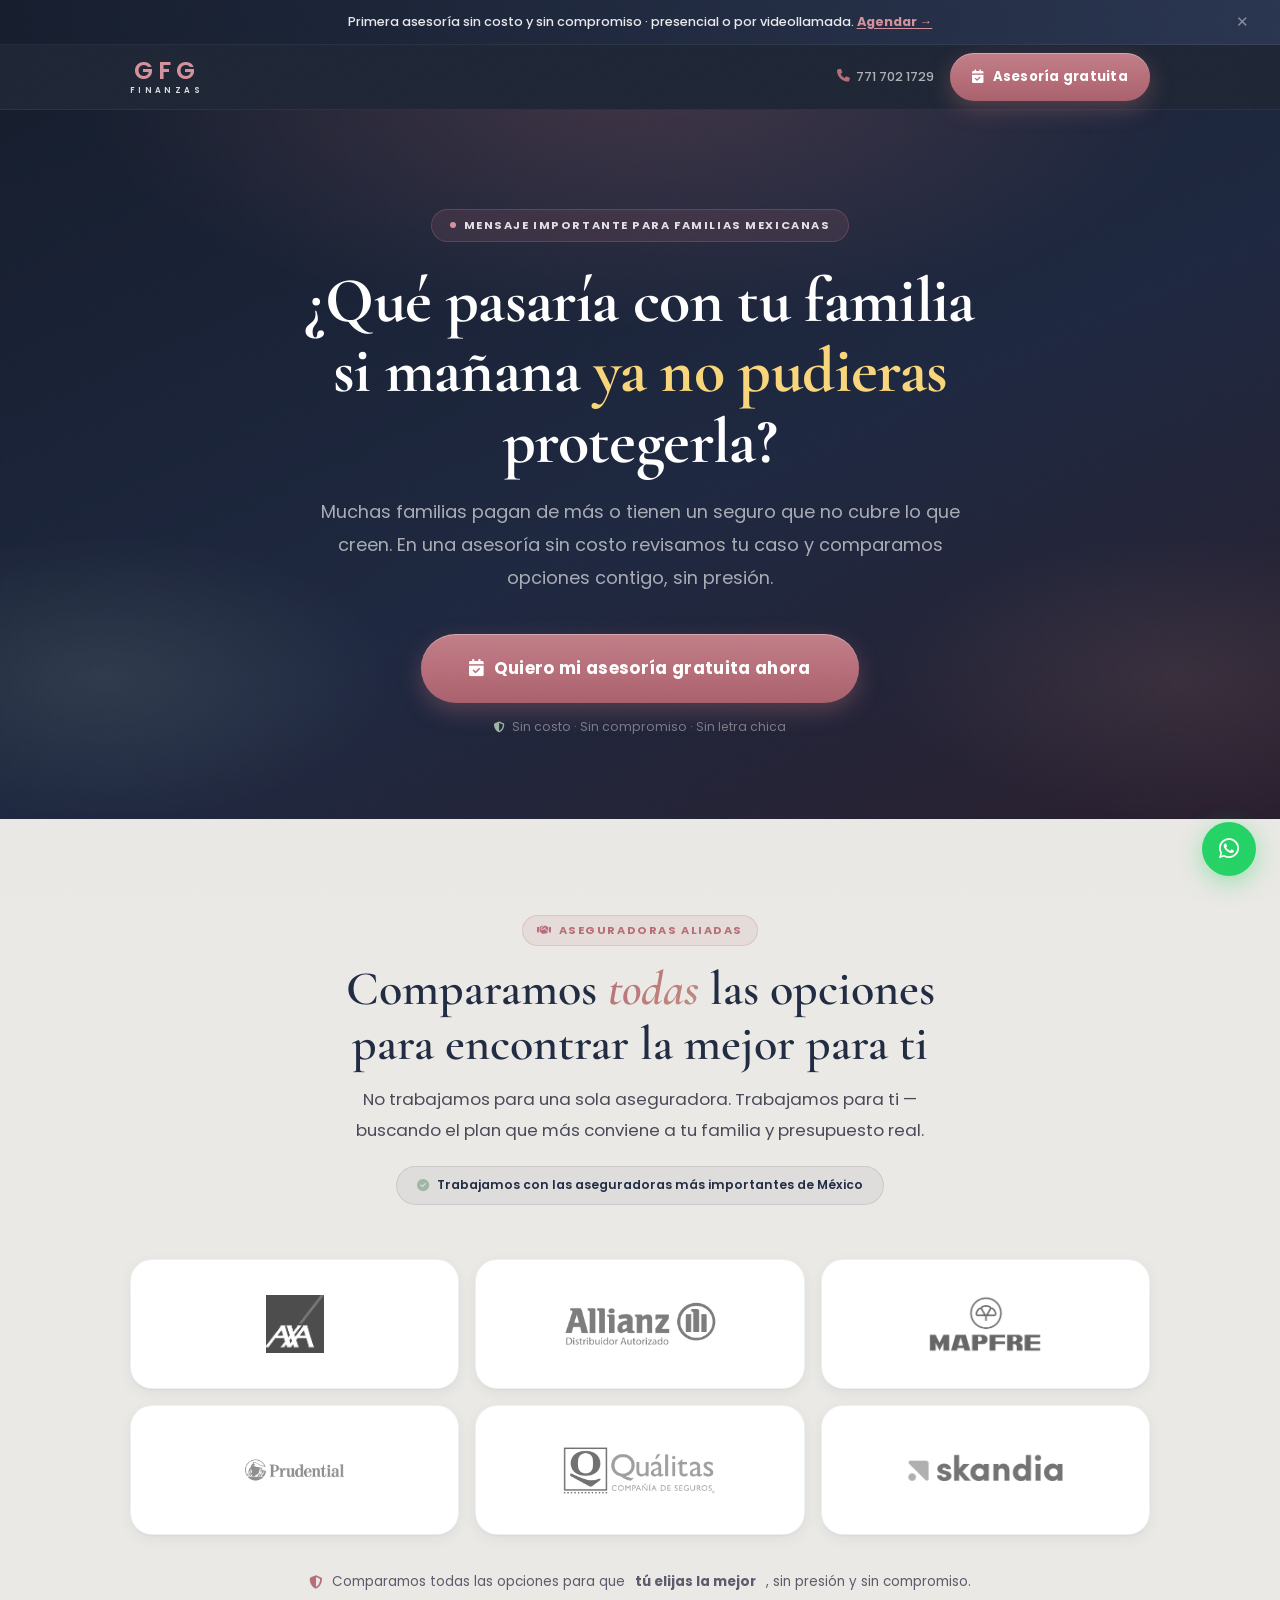
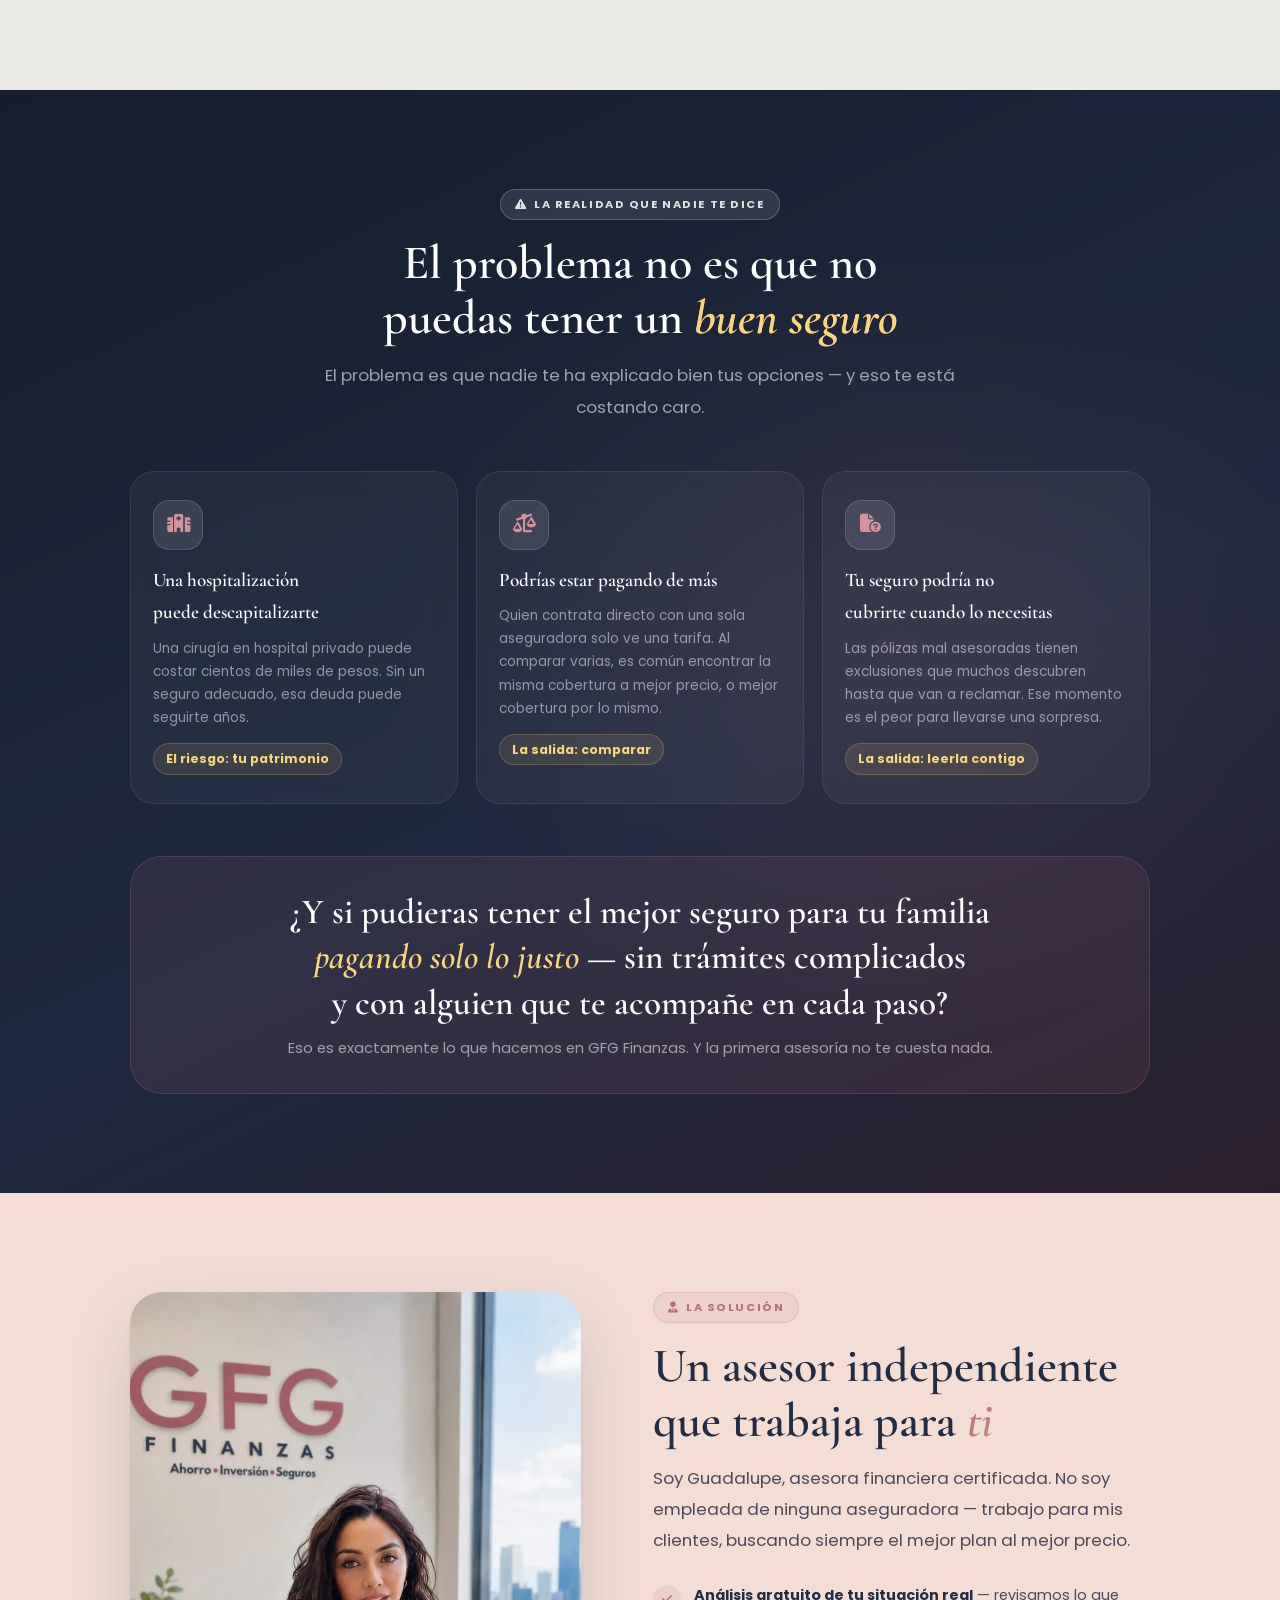
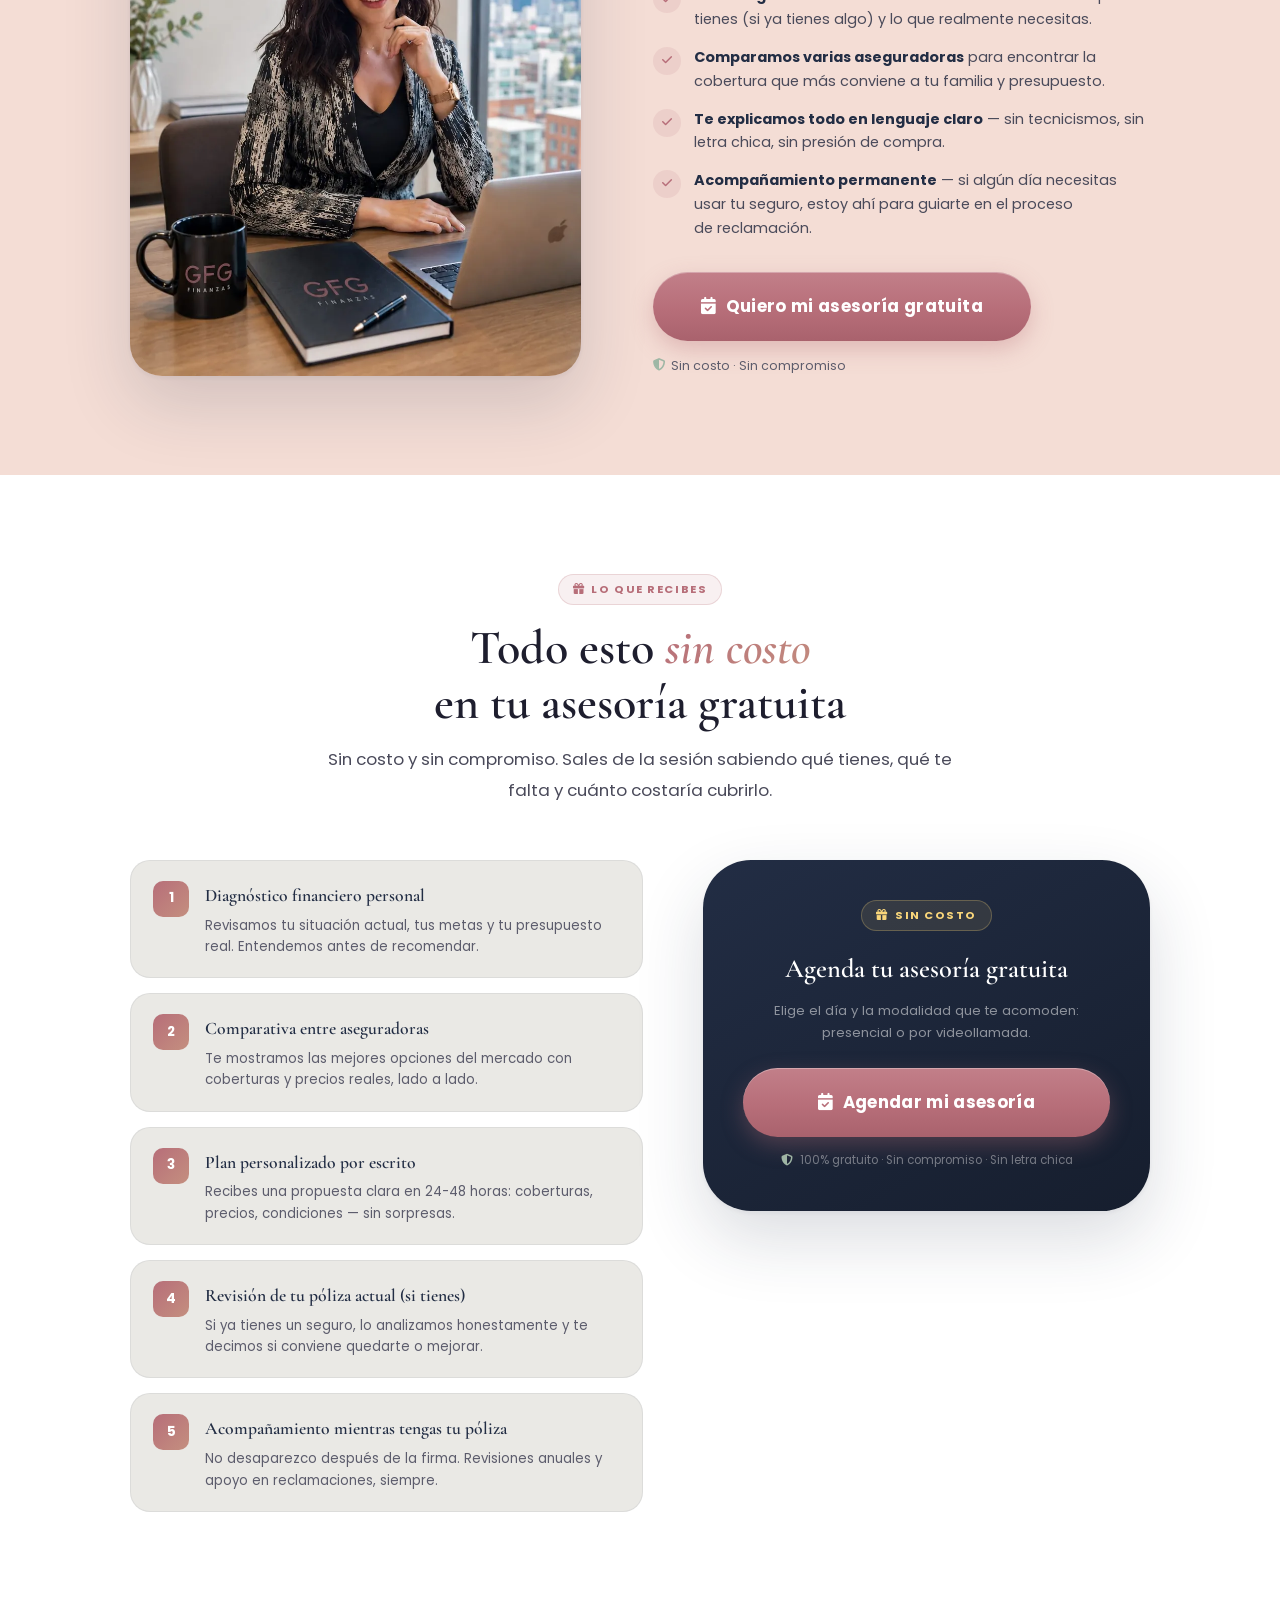
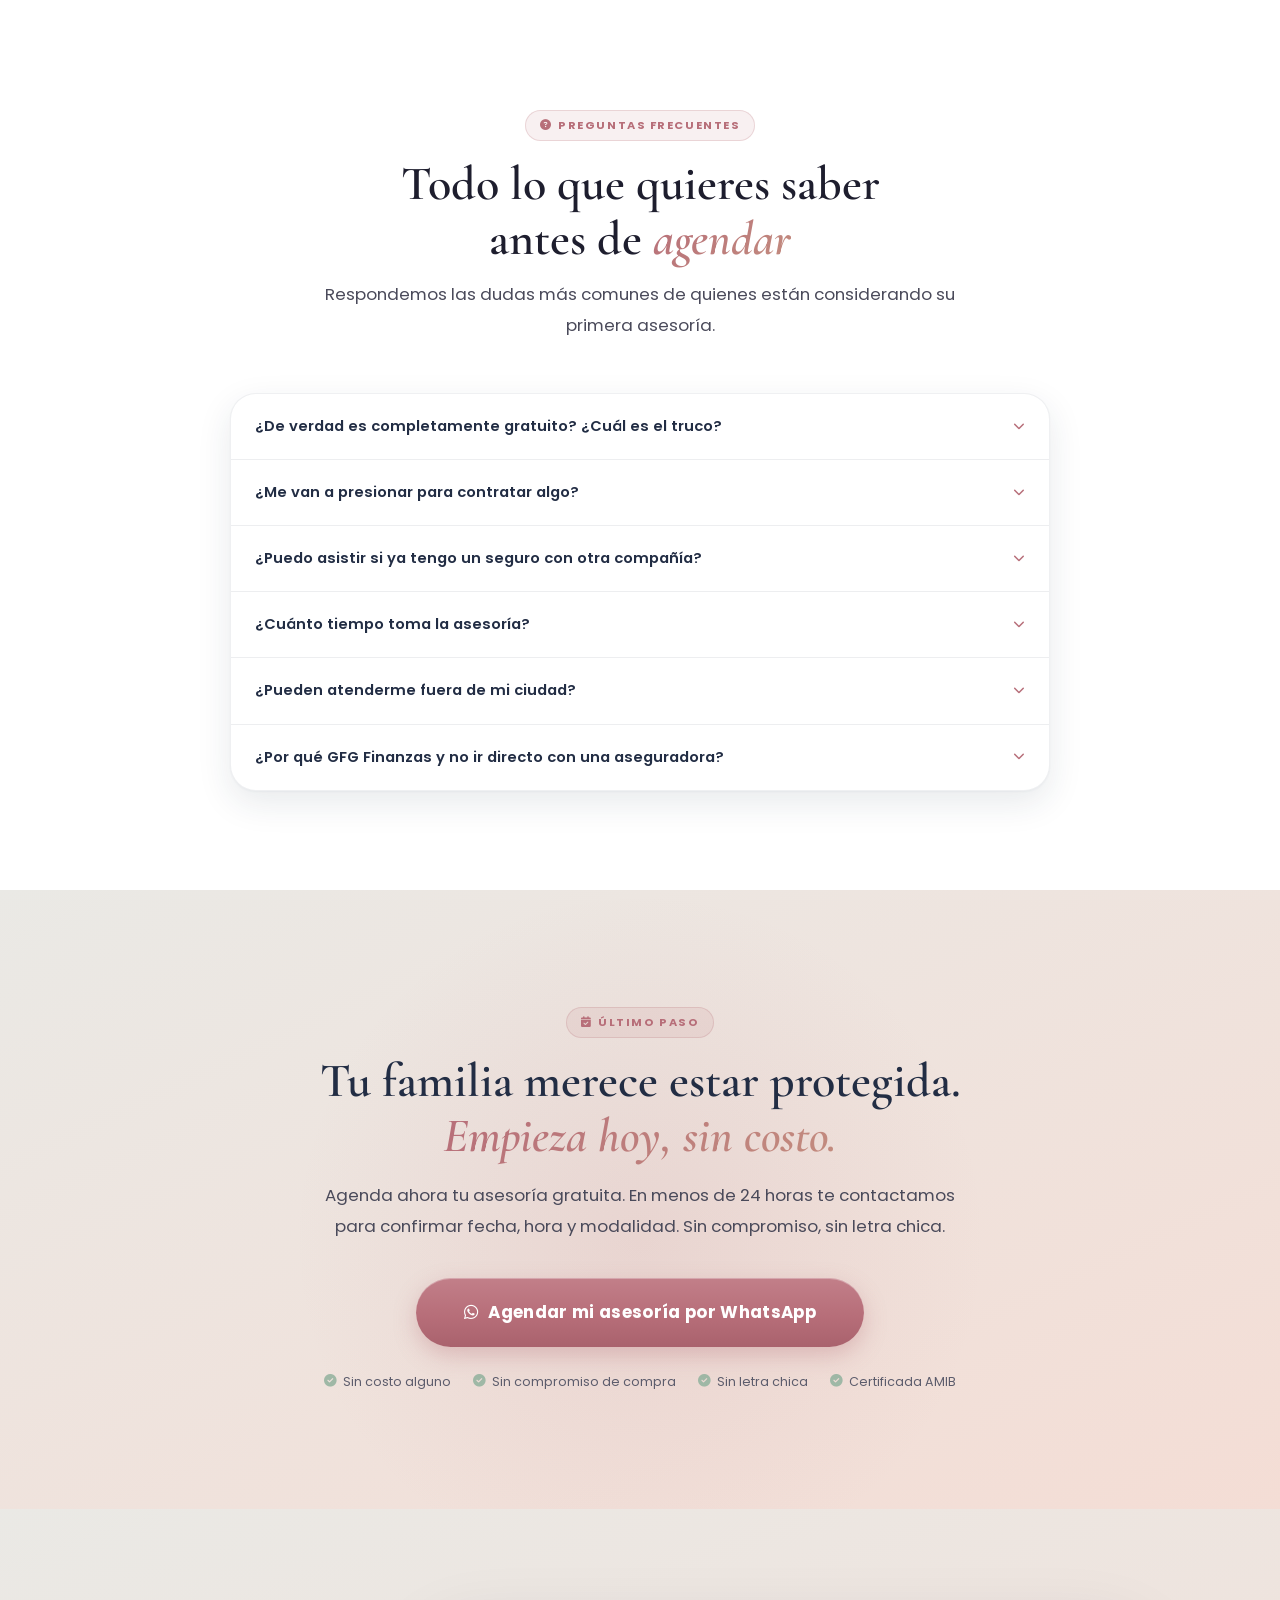
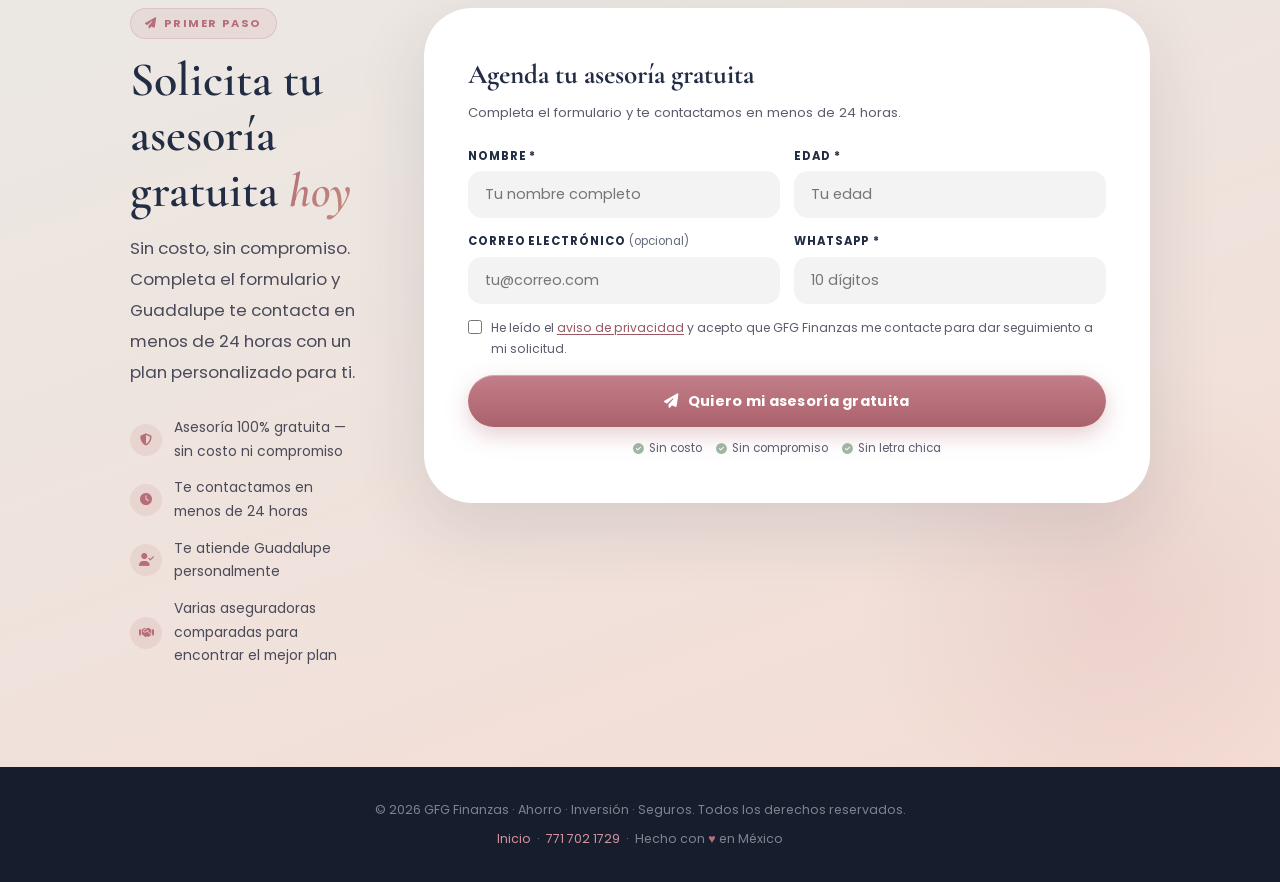
<file: seguros.html>
<!DOCTYPE html>
<html lang="es">
<head>
  <meta charset="UTF-8" />
  <meta name="viewport" content="width=device-width, initial-scale=1.0" />
  <meta http-equiv="X-UA-Compatible" content="IE=edge" />

  <title>El Seguro Que Tu Familia Merece — GFG Finanzas | Cotización Gratuita</title>
  <meta name="description" content="Descubre cómo proteger a tu familia con el mejor seguro al menor costo. Asesoría inicial sin costo y sin compromiso con Guadalupe F. Godínez." />
  <meta name="robots" content="index, follow" />
  <link rel="canonical" href="https://gfbfinanzas.vercel.app/seguros.html" />
  <link rel="icon" type="image/svg+xml" href="img/favicon.svg" />

  <meta property="og:type"        content="website" />
  <meta property="og:title"       content="El Seguro Que Tu Familia Merece — GFG Finanzas" />
  <meta property="og:description" content="Asesoría de seguros 100% gratuita. Comparamos todas las aseguradoras para darte el mejor plan." />
  <meta property="og:image"       content="https://gfbfinanzas.vercel.app/img/perfil.jpeg" />

  <link rel="preconnect" href="https://fonts.googleapis.com" />
  <link rel="preconnect" href="https://fonts.gstatic.com" crossorigin />
  <link href="https://fonts.googleapis.com/css2?family=Cormorant+Garamond:ital,wght@0,400;0,500;0,600;0,700;1,400;1,600&family=Poppins:wght@300;400;500;600;700;800&display=swap" rel="stylesheet" />
  <link rel="stylesheet" href="https://cdnjs.cloudflare.com/ajax/libs/font-awesome/6.5.0/css/all.min.css" />

  <style>
  /* ============================================================
     TOKENS
  ============================================================ */
  :root {
    --rosa:        #B76E79;
    --rosa-dark:   #9a5862;
    --rosa-light:  #d4929c;
    --navy:        #222D44;
    --navy-deep:   #161e2e;
    --terracota:   #C48F7F;
    --salvia:      #9FB8A6;
    --hueso:       #EAE9E5;
    --rosa-claro:  #F4DDD5;
    --white:       #FFFFFF;
    --texto:       #1e1e2e;
    --texto-mid:   #4a4a5a;
    --texto-soft:  #5c5c6c;
    --amarillo:    #f9d67a;

    --f-head: 'Cormorant Garamond', Georgia, serif;
    --f-body: 'Poppins', sans-serif;

    --w:        920px;
    --r-sm:  12px; --r-md: 20px; --r-lg: 32px; --r-xl: 48px;
    --shadow-sm: 0 2px 12px rgba(34,45,68,.07);
    --shadow-md: 0 8px 32px rgba(34,45,68,.12);
    --shadow-lg: 0 20px 64px rgba(34,45,68,.18);
    --t: .28s cubic-bezier(.4,0,.2,1);
  }

  /* ============================================================
     RESET
  ============================================================ */
  *, *::before, *::after { box-sizing: border-box; margin: 0; padding: 0; }
  html { font-size: 16px; }
  @media (prefers-reduced-motion: no-preference) { html { scroll-behavior: smooth; } }
  body {
    font-family: var(--f-body); color: var(--texto);
    background: var(--hueso); line-height: 1.7;
    -webkit-font-smoothing: antialiased; overflow-x: hidden;
  }
  img { display: block; max-width: 100%; }
  a   { text-decoration: none; color: inherit; }
  ul  { list-style: none; }
  button { font-family: inherit; cursor: pointer; }

  body::after {
    content: ''; position: fixed; inset: 0; pointer-events: none; z-index: 9999; opacity: .018;
    background-image: url("data:image/svg+xml,%3Csvg viewBox='0 0 256 256' xmlns='http://www.w3.org/2000/svg'%3E%3Cfilter id='n'%3E%3CfeTurbulence type='fractalNoise' baseFrequency='0.9' numOctaves='4' stitchTiles='stitch'/%3E%3C/filter%3E%3Crect width='100%25' height='100%25' filter='url(%23n)'/%3E%3C/svg%3E");
    background-size: 128px;
  }
  @media (prefers-reduced-motion: reduce) {
    *, *::before, *::after { animation-duration: .01ms !important; transition-duration: .01ms !important; }
    .reveal { opacity: 1 !important; transform: none !important; }
  }

  /* ============================================================
     UTILITIES
  ============================================================ */
  .wrap { max-width: var(--w); margin: 0 auto; padding: 0 clamp(20px,5vw,40px); }

  .tag {
    display: inline-flex; align-items: center; gap: 6px;
    font-size: .7rem; font-weight: 700; letter-spacing: .14em; text-transform: uppercase;
    padding: 5px 14px; border-radius: 50px;
    color: var(--rosa); background: rgba(183,110,121,.1); border: 1px solid rgba(183,110,121,.22);
    margin-bottom: 16px;
  }
  .tag-light {
    color: rgba(255,255,255,.85); background: rgba(255,255,255,.1); border-color: rgba(255,255,255,.2);
  }
  .tag-gold {
    color: var(--amarillo); background: rgba(249,214,122,.1); border-color: rgba(249,214,122,.25);
  }

  .h-display {
    font-family: var(--f-head);
    font-size: clamp(2.4rem,5.5vw,4rem); font-weight: 700;
    line-height: 1.1; letter-spacing: -.01em;
  }
  .h-section {
    font-family: var(--f-head);
    font-size: clamp(1.9rem,4vw,3rem); font-weight: 600; line-height: 1.15;
  }
  .sub {
    font-size: clamp(.9rem,2vw,1.05rem); color: var(--texto-mid);
    line-height: 1.85; max-width: 640px; margin-top: 14px;
  }
  em {
    font-style: italic;
    background: linear-gradient(135deg, var(--rosa) 0%, var(--terracota) 55%, var(--rosa-dark) 100%);
    background-size: 200% 200%;
    -webkit-background-clip: text; background-clip: text; color: transparent;
    animation: grad-shift 5s ease infinite;
  }
  @keyframes grad-shift {
    0%  { background-position: 0% 50%; }
    50% { background-position: 100% 50%; }
    100%{ background-position: 0% 50%; }
  }
  .em-gold { font-style: italic; color: var(--amarillo); }

  /* ============================================================
     BUTTONS
  ============================================================ */
  .btn {
    display: inline-flex; align-items: center; gap: 9px;
    padding: 15px 30px; border-radius: 60px;
    font-size: .9rem; font-weight: 700; border: none; cursor: pointer;
    transition: var(--t); position: relative; overflow: hidden;
    white-space: nowrap; letter-spacing: .02em;
  }
  .btn::after {
    content: ''; position: absolute; inset: 0;
    background: rgba(255,255,255,.12); opacity: 0; transition: var(--t);
  }
  .btn:hover::after { opacity: 1; }
  .btn:focus-visible { outline: 3px solid var(--rosa); outline-offset: 3px; }

  .btn-primary {
    background: linear-gradient(135deg, var(--rosa) 0%, #c4727d 100%);
    color: var(--white); box-shadow: 0 4px 24px rgba(183,110,121,.45);
  }
  .btn-primary::before {
    content: ''; position: absolute; top: 0; left: -100%;
    width: 60%; height: 100%;
    background: linear-gradient(90deg, transparent, rgba(255,255,255,.22), transparent);
    animation: shimmer 3.5s ease-in-out infinite;
  }
  @keyframes shimmer { 0%{left:-100%} 40%,100%{left:160%} }
  .btn-primary:hover { transform: translateY(-3px); box-shadow: 0 12px 36px rgba(183,110,121,.6); }

  .btn-xl  { padding: 20px 48px; font-size: 1.05rem; }
  .btn-full{ width: 100%; justify-content: center; }

  .btn-ghost-light {
    background: rgba(255,255,255,.08); color: white;
    border: 1.5px solid rgba(255,255,255,.25);
  }
  .btn-ghost-light:hover { background: rgba(255,255,255,.16); transform: translateY(-2px); }

  /* ============================================================
     URGENCY BAR
  ============================================================ */
  #urgency-bar {
    background: linear-gradient(90deg, var(--navy-deep) 0%, #2a3550 100%);
    color: rgba(255,255,255,.9); padding: 11px 0; text-align: center;
    font-size: .8rem; font-weight: 500; position: relative; z-index: 1001;
    border-bottom: 1px solid rgba(255,255,255,.06);
  }
  .bar-inner { display: flex; align-items: center; justify-content: center; gap: 10px; flex-wrap: wrap; }
  .pulse-dot {
    width: 7px; height: 7px; border-radius: 50%;
    background: #4ade80; box-shadow: 0 0 0 2px rgba(74,222,128,.3); flex-shrink: 0;
  }
  @media (prefers-reduced-motion: no-preference) {
    .pulse-dot { animation: pulse-dot 1.5s infinite; }
  }
  @keyframes pulse-dot { 0%,100%{opacity:1;transform:scale(1)} 50%{opacity:.6;transform:scale(.8)} }
  #urgency-bar strong { color: var(--amarillo); }
  .bar-cta { color: var(--rosa-light); font-weight: 700; text-decoration: underline; text-underline-offset: 2px; cursor: pointer; }
  .bar-close {
    position: absolute; right: 16px; top: 50%; transform: translateY(-50%);
    background: none; border: none; color: rgba(255,255,255,.45);
    font-size: .95rem; cursor: pointer; padding: 6px; min-width: 32px; min-height: 32px;
  }
  .bar-close:hover { color: white; }

  /* ============================================================
     NAV MÍNIMO (VSL)
  ============================================================ */
  #nav-vsl {
    position: sticky; top: 0; z-index: 1000;
    background: rgba(22,30,46,.96);
    backdrop-filter: blur(20px) saturate(1.4);
    -webkit-backdrop-filter: blur(20px) saturate(1.4);
    border-bottom: 1px solid rgba(255,255,255,.06);
    transition: box-shadow var(--t);
  }
  #nav-vsl.shadow { box-shadow: 0 4px 32px rgba(0,0,0,.4); }
  .nav-vsl-wrap {
    display: flex; align-items: center; justify-content: space-between;
    height: 64px;
  }
  .nav-logo img { height: 40px; width: auto; object-fit: contain; mix-blend-mode: screen; opacity: .92; }
  .nav-right-vsl { display: flex; align-items: center; gap: 16px; }
  .nav-phone-vsl {
    display: flex; align-items: center; gap: 6px;
    color: rgba(255,255,255,.65); font-size: .8rem; font-weight: 500;
  }
  .nav-phone-vsl i { color: var(--rosa); }
  @media (max-width: 580px) { .nav-phone-vsl { display: none; } }

  /* ============================================================
     VSL HERO
  ============================================================ */
  #vsl-hero {
    background: linear-gradient(155deg, var(--navy-deep) 0%, #1e2840 55%, #2a1f2e 100%);
    padding: clamp(60px,11vh,100px) 0 clamp(52px,9vh,84px);
    position: relative; overflow: hidden; text-align: center;
  }
  #vsl-hero::before {
    content: ''; position: absolute; inset: 0; pointer-events: none;
    background:
      radial-gradient(ellipse 80% 65% at 50% -5%,  rgba(183,110,121,.25) 0%, transparent 55%),
      radial-gradient(ellipse 45% 40% at 8%  80%, rgba(159,184,166,.14) 0%, transparent 50%),
      radial-gradient(ellipse 45% 40% at 92% 80%, rgba(196,143,127,.12) 0%, transparent 50%);
  }

  .hero-eyebrow {
    display: inline-flex; align-items: center; gap: 8px;
    background: rgba(183,110,121,.15); border: 1px solid rgba(183,110,121,.3);
    border-radius: 50px; padding: 6px 18px;
    font-size: .7rem; font-weight: 700; color: rgba(255,255,255,.85);
    letter-spacing: .14em; text-transform: uppercase; margin-bottom: 24px;
    position: relative; z-index: 1;
  }
  .hero-eyebrow .dot { width: 6px; height: 6px; border-radius: 50%; background: var(--rosa-light); }

  .hero-headline { color: var(--white); margin-bottom: 18px; position: relative; z-index: 1; }
  .hero-headline .yellow { color: var(--amarillo); font-style: normal; background: none; -webkit-background-clip: unset; }

  .hero-sub {
    font-size: clamp(.95rem,2vw,1.12rem); color: rgba(255,255,255,.62);
    line-height: 1.85; max-width: 660px;
    margin: 0 auto 40px; position: relative; z-index: 1;
  }

  /* Viewer pill */
  .viewer-pill {
    display: inline-flex; align-items: center; gap: 8px;
    background: rgba(255,255,255,.07); border: 1px solid rgba(255,255,255,.12);
    border-radius: 50px; padding: 8px 18px;
    font-size: .78rem; color: rgba(255,255,255,.65);
    margin-bottom: 28px; position: relative; z-index: 1;
  }
  .viewer-pill strong { color: var(--amarillo); }
  .viewer-pill .dot  { background: #4ade80; }

  /* -------- VIDEO -------- */
  .video-wrap {
    position: relative; z-index: 1;
    max-width: 740px; margin: 0 auto 28px;
    border-radius: var(--r-lg); overflow: hidden;
    box-shadow: 0 40px 100px rgba(0,0,0,.55), 0 0 0 1px rgba(255,255,255,.07);
  }
  .video-box {
    position: relative; aspect-ratio: 16/9;
    background: linear-gradient(135deg, #1a2235 0%, #2a1f2e 100%);
    display: flex; flex-direction: column; align-items: center; justify-content: center;
    cursor: pointer; overflow: hidden;
  }
  .video-box::before {
    content: ''; position: absolute; inset: 0;
    background: radial-gradient(ellipse 70% 70% at 50% 50%, rgba(183,110,121,.15) 0%, transparent 65%);
  }
  /* LIVE badge */
  .video-live {
    position: absolute; top: 16px; left: 16px;
    background: #e74c3c; color: white;
    font-size: .68rem; font-weight: 700; padding: 5px 11px;
    border-radius: 5px; letter-spacing: .07em; text-transform: uppercase;
    display: flex; align-items: center; gap: 5px; z-index: 2;
  }
  .video-live .dot { width: 5px; height: 5px; border-radius: 50%; background: white; }
  @media (prefers-reduced-motion: no-preference) {
    .video-live .dot { animation: pulse-dot 1.5s infinite; }
  }
  /* Duration */
  .video-duration {
    position: absolute; bottom: 14px; right: 16px; z-index: 2;
    background: rgba(0,0,0,.65); color: rgba(255,255,255,.85);
    font-size: .72rem; font-weight: 600; padding: 4px 10px; border-radius: 6px;
  }
  /* Play button */
  .play-btn {
    width: 84px; height: 84px; border-radius: 50%;
    background: linear-gradient(135deg, var(--rosa) 0%, #c4727d 100%);
    display: flex; align-items: center; justify-content: center;
    position: relative; z-index: 2;
    box-shadow: 0 0 0 14px rgba(183,110,121,.18), 0 0 0 28px rgba(183,110,121,.08);
    transition: var(--t);
  }
  @media (prefers-reduced-motion: no-preference) {
    .play-btn { animation: pulse-play 2.5s ease infinite; }
    @keyframes pulse-play {
      0%,100%{ box-shadow: 0 0 0 14px rgba(183,110,121,.18), 0 0 0 28px rgba(183,110,121,.08); }
      50%    { box-shadow: 0 0 0 20px rgba(183,110,121,.12), 0 0 0 40px rgba(183,110,121,.05); }
    }
  }
  .play-btn i { color: white; font-size: 2rem; margin-left: 7px; }
  .play-btn:hover { transform: scale(1.1); }
  .video-caption-txt {
    font-size: .78rem; color: rgba(255,255,255,.85);
    margin-top: 12px; position: relative; z-index: 2;
    font-weight: 500;
  }
  .video-sub-txt {
    font-size: .7rem; color: rgba(255,255,255,.4);
    margin-top: 5px; position: relative; z-index: 2;
  }

  /* Below video */
  .below-video {
    position: relative; z-index: 1;
    display: flex; flex-direction: column; align-items: center; gap: 14px;
    margin-top: 4px;
  }
  .below-note {
    display: flex; align-items: center; gap: 7px;
    font-size: .77rem; color: rgba(255,255,255,.4);
  }
  .below-note i { color: var(--salvia); font-size: .68rem; }

  /* ============================================================
     PROOF STRIP
  ============================================================ */
  #proof-strip {
    background: var(--white);
    border-bottom: 1px solid rgba(34,45,68,.07);
    padding: 0;
  }
  .proof-grid {
    display: grid; grid-template-columns: repeat(4,1fr);
  }
  .proof-item {
    text-align: center; padding: clamp(22px,3vh,32px) 16px;
    border-right: 1px solid rgba(34,45,68,.07);
  }
  .proof-item:last-child { border-right: none; }
  .proof-num {
    font-family: var(--f-head); font-size: clamp(2rem,4vw,2.8rem);
    font-weight: 700; color: var(--rosa); line-height: 1;
  }
  .proof-label { font-size: .78rem; color: var(--texto-soft); margin-top: 4px; line-height: 1.5; }

  /* ============================================================
     MARCAS (grid estático)
  ============================================================ */
  #marcas {
    padding: clamp(64px,11vh,96px) 0;
    background: var(--hueso);
  }
  .marcas-header { text-align: center; margin-bottom: clamp(40px,6vh,60px); }
  .marcas-header .h-section { color: var(--navy); }
  .marcas-header .sub { margin: 12px auto 0; text-align: center; }
  .marcas-intro {
    display: inline-flex; align-items: center; gap: 8px;
    background: rgba(34,45,68,.06); border: 1px solid rgba(34,45,68,.1);
    border-radius: 50px; padding: 8px 20px;
    font-size: .76rem; font-weight: 600; color: var(--navy);
    margin-top: 20px; margin-bottom: 0;
  }
  .marcas-intro i { color: var(--salvia); }

  .brands-grid {
    display: grid; grid-template-columns: repeat(3, 1fr);
    gap: 16px;
  }
  .brand-card {
    background: var(--white); border-radius: var(--r-md);
    padding: 28px 20px; text-align: center;
    border: 1.5px solid rgba(34,45,68,.07);
    display: flex; flex-direction: column; align-items: center; gap: 11px;
    transition: var(--t); position: relative; overflow: hidden;
  }
  .brand-card.is-logo { min-height: 130px; justify-content: center; }
  .brand-logo-img {
    max-height: 58px; max-width: 155px; width: auto; object-fit: contain;
    filter: grayscale(1); opacity: .72; transition: filter var(--t), opacity var(--t);
  }
  .brand-card:hover .brand-logo-img { filter: grayscale(0); opacity: 1; }
  .brand-card::before {
    content: ''; position: absolute; inset: 0; border-radius: inherit;
    background: radial-gradient(circle at var(--mx,50%) var(--my,50%), rgba(183,110,121,.08) 0%, transparent 70%);
    opacity: 0; transition: opacity .35s;
  }
  .brand-card:hover::before { opacity: 1; }
  .brand-card:hover {
    border-color: rgba(183,110,121,.3);
    box-shadow: var(--shadow-md); transform: translateY(-5px);
  }
  .brand-ico {
    width: 56px; height: 56px; border-radius: 14px;
    display: flex; align-items: center; justify-content: center;
    font-size: 1.5rem; flex-shrink: 0;
  }
  .brand-name {
    font-family: var(--f-head); font-size: 1.25rem; font-weight: 700; color: var(--navy);
    line-height: 1.2;
  }
  .brand-desc  { font-size: .74rem; color: var(--texto-soft); line-height: 1.5; }
  .brand-badge {
    font-size: .65rem; font-weight: 700; padding: 3px 10px; border-radius: 50px;
    background: rgba(159,184,166,.2); color: #4a7a5a;
    letter-spacing: .06em; text-transform: uppercase;
  }
  /* Icon bg per brand */
  .ico-rosa    { background: rgba(183,110,121,.1);  color: var(--rosa);      }
  .ico-navy    { background: rgba(34,45,68,.08);    color: var(--navy);      }
  .ico-terra   { background: rgba(196,143,127,.15); color: var(--terracota); }
  .ico-salvia  { background: rgba(159,184,166,.2);  color: #5a8a6a;          }

  /* "Trabaja con nosotros" total pill */
  .brands-footer {
    text-align: center; margin-top: 36px;
    display: flex; align-items: center; justify-content: center; gap: 10px;
    font-size: .84rem; color: var(--texto-soft);
  }
  .brands-footer i { color: var(--rosa); }

  /* ============================================================
     PROBLEMA
  ============================================================ */
  #problema {
    padding: clamp(64px,11vh,100px) 0;
    background: linear-gradient(155deg, var(--navy-deep) 0%, #1e2840 60%, #2a1f2e 100%);
    position: relative; overflow: hidden;
    text-align: center;
  }
  #problema::before {
    content: ''; position: absolute; inset: 0; pointer-events: none;
    background: radial-gradient(ellipse 65% 60% at 70% 50%, rgba(183,110,121,.13) 0%, transparent 60%);
  }
  .prob-inner { position: relative; z-index: 1; }
  .prob-inner .h-section { color: var(--white); margin-bottom: 14px; }
  .prob-inner .sub { color: rgba(255,255,255,.58); margin: 0 auto 48px; text-align: center; }

  .prob-grid { display: grid; grid-template-columns: repeat(3,1fr); gap: 18px; }
  .prob-card {
    background: rgba(255,255,255,.045); border: 1px solid rgba(255,255,255,.08);
    border-radius: var(--r-md); padding: 28px 22px; text-align: left;
    transition: var(--t);
  }
  .prob-card:hover { background: rgba(255,255,255,.08); border-color: rgba(183,110,121,.3); }
  .prob-emoji { font-size: 2.2rem; margin-bottom: 14px; display: block; }
  .prob-card h3 { font-family: var(--f-head); font-size: 1.2rem; font-weight: 600; color: var(--white); margin-bottom: 8px; }
  .prob-card p  { font-size: .85rem; color: rgba(255,255,255,.5); line-height: 1.7; }
  .prob-stat {
    display: inline-block; margin-top: 14px;
    font-size: .78rem; font-weight: 700; color: var(--amarillo);
    background: rgba(249,214,122,.1); padding: 4px 12px; border-radius: 50px;
    border: 1px solid rgba(249,214,122,.2);
  }

  /* Divider question */
  .prob-question {
    margin-top: 52px; padding: 32px;
    background: rgba(183,110,121,.12); border: 1px solid rgba(183,110,121,.25);
    border-radius: var(--r-lg); position: relative; z-index: 1;
  }
  .prob-question h3 {
    font-family: var(--f-head); font-size: clamp(1.5rem,3.5vw,2.2rem);
    font-weight: 600; color: white; line-height: 1.3; margin-bottom: 10px;
  }
  .prob-question p { font-size: .92rem; color: rgba(255,255,255,.55); }

  /* ============================================================
     SOLUCIÓN
  ============================================================ */
  #solucion {
    padding: clamp(64px,11vh,100px) 0;
    background: var(--rosa-claro); position: relative; overflow: hidden;
  }
  .sol-grid { display: grid; grid-template-columns: 1fr 1.1fr; gap: clamp(40px,6vw,72px); align-items: center; }
  .sol-photo-wrap { position: relative; }
  .sol-frame { border-radius: var(--r-lg); overflow: hidden; box-shadow: var(--shadow-lg); }
  .sol-frame img {
    width: 100%; height: clamp(380px,50vh,540px);
    object-fit: cover; object-position: center center; display: block;
  }
  .sol-badge {
    position: absolute; bottom: -18px; right: -16px;
    background: var(--white); border-radius: var(--r-md);
    padding: 18px 22px; box-shadow: var(--shadow-md); text-align: center; max-width: 168px;
  }
  .sol-badge .big   { font-family: var(--f-head); font-size: 2.2rem; font-weight: 700; color: var(--rosa); line-height: 1; }
  .sol-badge .small { font-size: .72rem; color: var(--texto-soft); margin-top: 3px; }
  .sol-badge .stars { color: #f5b94e; font-size: .8rem; margin-bottom: 2px; }

  .sol-content .h-section { color: var(--navy); margin-bottom: 14px; }
  .sol-content .sub { max-width: 100%; }

  .check-list { display: flex; flex-direction: column; gap: 14px; margin-top: 28px; }
  .check-item { display: flex; align-items: flex-start; gap: 13px; }
  .check-ico {
    width: 28px; height: 28px; border-radius: 50%; flex-shrink: 0; margin-top: 1px;
    background: rgba(183,110,121,.12); color: var(--rosa);
    display: flex; align-items: center; justify-content: center; font-size: .72rem;
  }
  .check-item p { font-size: .9rem; color: var(--texto-mid); line-height: 1.65; }
  .check-item strong { color: var(--navy); }

  .sol-cta-row { display: flex; align-items: center; gap: 14px; margin-top: 32px; flex-wrap: wrap; }
  .sol-trust { display: flex; align-items: center; gap: 6px; font-size: .78rem; color: var(--texto-soft); }
  .sol-trust i { color: var(--salvia); }

  /* ============================================================
     OFERTA — QUÉ RECIBES
  ============================================================ */
  #oferta {
    padding: clamp(64px,11vh,100px) 0;
    background: var(--white);
  }
  .oferta-header { text-align: center; margin-bottom: clamp(44px,6vh,64px); }
  .oferta-header .sub { margin: 12px auto 0; text-align: center; }

  .oferta-grid { display: grid; grid-template-columns: 1.15fr 1fr; gap: clamp(32px,5vw,60px); align-items: start; }

  .includes-list { display: flex; flex-direction: column; gap: 15px; }
  .inc-item {
    display: flex; align-items: flex-start; gap: 16px;
    background: var(--hueso); border-radius: var(--r-md); padding: 20px 22px;
    border: 1.5px solid rgba(34,45,68,.07); transition: var(--t);
  }
  .inc-item:hover { border-color: rgba(183,110,121,.22); box-shadow: var(--shadow-sm); transform: translateX(4px); }
  .inc-num {
    width: 36px; height: 36px; border-radius: 10px; flex-shrink: 0;
    background: linear-gradient(135deg, var(--rosa), var(--terracota));
    color: white; display: flex; align-items: center; justify-content: center;
    font-weight: 700; font-size: .84rem;
  }
  .inc-item h4 { font-family: var(--f-head); font-size: 1.1rem; font-weight: 600; color: var(--navy); margin-bottom: 4px; }
  .inc-item p  { font-size: .83rem; color: var(--texto-soft); line-height: 1.6; }

  /* Countdown sticky card */
  .cta-card {
    background: linear-gradient(150deg, var(--navy) 0%, var(--navy-deep) 100%);
    border-radius: var(--r-xl); padding: clamp(28px,4vw,40px);
    text-align: center; position: sticky; top: 100px;
    box-shadow: var(--shadow-lg), 0 0 0 1px rgba(255,255,255,.05);
  }
  .cta-card-title { font-family: var(--f-head); font-size: 1.65rem; font-weight: 600; color: white; margin-bottom: 8px; }
  .cta-card-sub   { font-size: .82rem; color: rgba(255,255,255,.5); margin-bottom: 24px; }

  /* Countdown timer */
  .countdown-timer { display: flex; justify-content: center; align-items: center; gap: 8px; margin-bottom: 22px; }
  .cd-block { text-align: center; }
  .cd-num {
    background: rgba(255,255,255,.07); border: 1px solid rgba(255,255,255,.1);
    border-radius: 10px; padding: 10px 14px;
    font-family: var(--f-head); font-size: 2rem; font-weight: 700; color: var(--rosa);
    min-width: 56px; line-height: 1; display: flex; align-items: center; justify-content: center;
  }
  .cd-label { font-size: .62rem; color: rgba(255,255,255,.4); margin-top: 5px; letter-spacing: .08em; text-transform: uppercase; }
  .cd-sep   { font-family: var(--f-head); font-size: 1.8rem; color: rgba(255,255,255,.25); padding-bottom: 12px; }

  .spots-pill {
    display: flex; align-items: center; justify-content: center; gap: 7px;
    background: rgba(183,110,121,.15); border: 1px solid rgba(183,110,121,.28);
    border-radius: var(--r-md); padding: 10px 16px; margin-bottom: 20px;
    font-size: .81rem; color: rgba(255,255,255,.8);
  }
  .spots-pill strong { color: var(--amarillo); }
  .spots-pill i { color: var(--rosa-light); }

  .guarantee-row {
    display: flex; align-items: center; justify-content: center; gap: 7px;
    font-size: .73rem; color: rgba(255,255,255,.4); margin-top: 14px;
  }
  .guarantee-row i { color: var(--salvia); }

  /* ============================================================
     TESTIMONIOS VSL
  ============================================================ */
  #testimonios {
    padding: clamp(64px,11vh,100px) 0;
    background: var(--hueso);
  }
  .testi-header { text-align: center; margin-bottom: 52px; }
  .testi-header .sub { margin: 12px auto 0; text-align: center; }

  .testi-grid { display: grid; grid-template-columns: repeat(3,1fr); gap: 20px; }
  .tcard {
    background: var(--white); border-radius: var(--r-lg);
    padding: clamp(22px,3vw,32px); position: relative;
    border: 1.5px solid rgba(34,45,68,.07);
    display: flex; flex-direction: column;
    transition: var(--t);
  }
  .tcard::before {
    content: ''; position: absolute; inset: 0; border-radius: inherit;
    background: radial-gradient(circle at var(--mx,50%) var(--my,50%), rgba(183,110,121,.08) 0%, transparent 65%);
    opacity: 0; transition: opacity .35s; pointer-events: none;
  }
  .tcard:hover::before { opacity: 1; }
  .tcard:hover { border-color: rgba(183,110,121,.22); box-shadow: var(--shadow-md); transform: translateY(-4px); }
  .tcard.featured { background: var(--navy); }
  .tcard.featured .tc-text { color: rgba(255,255,255,.78); }
  .tcard.featured .tc-name { color: rgba(255,255,255,.9); }
  .tcard.featured .tc-role { color: rgba(255,255,255,.4); }
  .tcard.featured .tc-quote { color: rgba(255,255,255,.08); }

  .tc-tag {
    display: inline-block; font-size: .67rem; font-weight: 700;
    background: rgba(183,110,121,.1); color: var(--rosa);
    padding: 3px 10px; border-radius: 50px; margin-bottom: 12px;
    letter-spacing: .06em; text-transform: uppercase;
  }
  .tcard.featured .tc-tag { background: rgba(255,255,255,.1); color: rgba(255,255,255,.7); }
  .tc-stars { color: #f5b94e; font-size: .8rem; letter-spacing: 3px; margin-bottom: 14px; }
  .tc-quote { position: absolute; top: 14px; right: 18px; font-size: 3rem; color: var(--rosa); opacity: .12; font-family: Georgia; line-height: 1; }
  .tc-text  { font-size: .87rem; color: var(--texto-mid); line-height: 1.85; font-style: italic; margin-bottom: 20px; flex-grow: 1; }
  .tc-author{ display: flex; align-items: center; gap: 10px; }
  .tc-avatar{
    width: 40px; height: 40px; border-radius: 50%; flex-shrink: 0;
    background: linear-gradient(135deg, var(--rosa), var(--terracota));
    display: flex; align-items: center; justify-content: center;
    color: white; font-weight: 700; font-size: .82rem;
  }
  .tc-name { font-size: .85rem; font-weight: 700; color: var(--navy); }
  .tcard.featured .tc-name { color: rgba(255,255,255,.9); }
  .tc-role { font-size: .73rem; color: var(--texto-soft); }

  /* ============================================================
     FOMO URGENCY BLOCK
  ============================================================ */
  #fomo-urgencia {
    padding: clamp(56px,9vh,88px) 0;
    background: linear-gradient(135deg, var(--navy) 0%, var(--navy-deep) 100%);
    position: relative; overflow: hidden; text-align: center;
  }
  #fomo-urgencia::before {
    content: ''; position: absolute; inset: 0;
    background: radial-gradient(ellipse 65% 70% at 50% 50%, rgba(183,110,121,.16) 0%, transparent 60%);
  }
  .fomo-inner { position: relative; z-index: 1; }
  .fomo-inner .h-section { color: white; margin-bottom: 12px; }
  .fomo-inner .sub { color: rgba(255,255,255,.55); margin: 0 auto 44px; text-align: center; }

  .fomo-counters { display: flex; justify-content: center; gap: 20px; flex-wrap: wrap; margin-bottom: 40px; }
  .fomo-c {
    background: rgba(255,255,255,.05); border: 1px solid rgba(255,255,255,.1);
    border-radius: var(--r-md); padding: 22px 28px; text-align: center; min-width: 130px;
    transition: var(--t);
  }
  .fomo-c:hover { background: rgba(255,255,255,.09); border-color: rgba(183,110,121,.3); }
  .fomo-num { font-family: var(--f-head); font-size: 2.6rem; font-weight: 700; color: var(--rosa); line-height: 1; }
  .fomo-lbl { font-size: .74rem; color: rgba(255,255,255,.48); margin-top: 5px; }

  .fomo-alert {
    display: inline-flex; align-items: center; gap: 9px;
    background: rgba(183,110,121,.15); border: 1px solid rgba(183,110,121,.3);
    border-radius: var(--r-md); padding: 14px 24px; margin-bottom: 32px;
    font-size: .88rem; color: rgba(255,255,255,.8);
  }
  .fomo-alert strong { color: var(--amarillo); }
  .fomo-alert i { color: var(--rosa-light); }

  /* ============================================================
     FAQ
  ============================================================ */
  #faq-vsl {
    padding: clamp(64px,11vh,100px) 0;
    background: var(--white);
  }
  .faq-header { text-align: center; margin-bottom: 52px; }
  .faq-header .sub { margin: 12px auto 0; }
  .faq-list { max-width: 720px; margin: 0 auto; display: flex; flex-direction: column; gap: 12px; }
  .faq-item {
    background: var(--hueso); border-radius: var(--r-md);
    border: 1px solid rgba(34,45,68,.08); overflow: hidden;
    transition: box-shadow var(--t);
  }
  .faq-item:hover { box-shadow: var(--shadow-sm); }
  .faq-item summary {
    display: flex; align-items: center; justify-content: space-between; gap: 12px;
    padding: 20px 24px; cursor: pointer; list-style: none;
    font-size: .92rem; font-weight: 600; color: var(--navy); user-select: none;
  }
  .faq-item summary::-webkit-details-marker { display: none; }
  .faq-item summary::after {
    content: '\f078'; font-family: 'Font Awesome 6 Free'; font-weight: 900;
    font-size: .72rem; color: var(--rosa); flex-shrink: 0; transition: transform var(--t);
  }
  .faq-item[open] summary::after { transform: rotate(-180deg); }
  .faq-item[open] { border-color: rgba(183,110,121,.22); box-shadow: 0 4px 16px rgba(183,110,121,.08); }
  .faq-item[open] summary { color: var(--rosa); border-bottom: 1px solid rgba(183,110,121,.1); }
  .faq-body { padding: 16px 24px 20px; font-size: .9rem; color: var(--texto-mid); line-height: 1.8; }

  /* ============================================================
     FINAL CTA
  ============================================================ */
  #final-cta {
    padding: clamp(72px,13vh,120px) 0;
    background: linear-gradient(155deg, var(--hueso) 0%, var(--rosa-claro) 100%);
    text-align: center; position: relative; overflow: hidden;
  }
  #final-cta::before {
    content: ''; position: absolute; bottom: -80px; left: 50%; transform: translateX(-50%);
    width: 700px; height: 700px;
    background: radial-gradient(circle, rgba(183,110,121,.12) 0%, transparent 70%);
  }
  .final-inner { position: relative; z-index: 1; }
  .final-inner .h-section { color: var(--navy); margin-bottom: 16px; }
  .final-inner .sub { margin: 0 auto 36px; text-align: center; }

  .final-spots {
    display: inline-flex; align-items: center; gap: 8px;
    background: rgba(183,110,121,.1); border: 1px solid rgba(183,110,121,.22);
    border-radius: 50px; padding: 9px 22px;
    font-size: .82rem; color: var(--texto-mid);
    margin-top: 20px;
  }
  .final-spots strong { color: var(--rosa); }
  .final-spots i      { color: var(--rosa); }

  .guarantee-row-final {
    display: flex; justify-content: center; align-items: center; gap: 22px;
    flex-wrap: wrap; margin-top: 24px;
  }
  .gr-item { display: flex; align-items: center; gap: 6px; font-size: .79rem; color: var(--texto-soft); }
  .gr-item i { color: var(--salvia); }

  /* ============================================================
     FOMO TOASTS
  ============================================================ */
  #fomo-container {
    position: fixed; bottom: 90px; left: 20px; z-index: 888;
    display: flex; flex-direction: column; gap: 10px;
    pointer-events: none; max-width: 310px;
  }
  .fomo-toast {
    background: var(--white); border-radius: var(--r-md);
    padding: 12px 16px; box-shadow: 0 8px 32px rgba(34,45,68,.16);
    border: 1px solid rgba(34,45,68,.06);
    display: flex; align-items: center; gap: 12px; pointer-events: all;
  }
  @media (prefers-reduced-motion: no-preference) {
    .fomo-toast     { animation: toastIn  .4s cubic-bezier(.2,0,0,1) forwards; }
    .fomo-toast.out { animation: toastOut .35s ease forwards; }
  }
  @keyframes toastIn  { from{opacity:0;transform:translateX(-32px) scale(.95)} to{opacity:1;transform:translateX(0) scale(1)} }
  @keyframes toastOut { from{opacity:1;transform:translateX(0);max-height:100px} to{opacity:0;transform:translateX(-32px);max-height:0;padding:0;margin:0} }
  .fomo-avatar { width: 38px; height: 38px; border-radius: 50%; flex-shrink: 0; background: linear-gradient(135deg, var(--rosa), var(--terracota)); display: flex; align-items: center; justify-content: center; font-size: .76rem; font-weight: 700; color: white; }
  .fomo-body strong { display: block; font-size: .81rem; color: var(--navy); line-height: 1.3; }
  .fomo-body span   { font-size: .72rem; color: var(--texto-soft); }
  .fomo-close { margin-left: auto; flex-shrink: 0; background: none; border: none; color: var(--texto-soft); font-size: .82rem; cursor: pointer; padding: 4px; }
  .fomo-close:hover { color: var(--navy); }

  /* WhatsApp */
  .wa-float {
    position: fixed; bottom: 24px; right: 24px;
    width: 54px; height: 54px; border-radius: 50%;
    background: #25D366; color: white;
    display: flex; align-items: center; justify-content: center;
    font-size: 1.45rem; z-index: 890;
    box-shadow: 0 6px 24px rgba(37,211,102,.4); transition: var(--t);
  }
  .wa-float:hover { transform: scale(1.1); box-shadow: 0 10px 32px rgba(37,211,102,.55); }

  /* Live counter */
  #live-counter {
    position: fixed; bottom: 80px; right: 24px; z-index: 887;
    background: rgba(34,45,68,.88); backdrop-filter: blur(10px);
    color: white; border-radius: 50px; padding: 7px 14px;
    display: flex; align-items: center; gap: 7px;
    font-size: .74rem; font-weight: 600;
    box-shadow: 0 4px 16px rgba(34,45,68,.3);
  }
  #live-counter .dot { width: 6px; height: 6px; border-radius: 50%; background: #4ade80; }
  @media (prefers-reduced-motion: no-preference) { #live-counter .dot { animation: pulse-dot 1.5s infinite; } }
  #live-counter span   { color: rgba(255,255,255,.7); }
  #live-counter strong { color: var(--amarillo); }

  /* Footer */
  footer {
    background: var(--navy-deep); color: rgba(255,255,255,.45);
    padding: 32px 0; text-align: center; font-size: .78rem;
  }
  footer p + p { margin-top: 8px; }
  footer a { color: var(--rosa-light); }

  /* Scroll reveal */
  .reveal { opacity: 0; transform: translateY(24px); transition: opacity .6s ease, transform .6s ease; }
  .reveal.visible { opacity: 1; transform: translateY(0); }
  .reveal-delay-1 { transition-delay: .1s; }
  .reveal-delay-2 { transition-delay: .2s; }
  .reveal-delay-3 { transition-delay: .3s; }

  /* ============================================================
     RESPONSIVE
  ============================================================ */
  @media (max-width: 900px) {
    .sol-grid   { grid-template-columns: 1fr; }
    .sol-badge  { display: none; }
    .oferta-grid{ grid-template-columns: 1fr; }
    .cta-card   { position: static; }
  }
  @media (max-width: 768px) {
    .proof-grid  { grid-template-columns: repeat(2,1fr); }
    .proof-item  { border-right: none; border-bottom: 1px solid rgba(34,45,68,.07); }
    .brands-grid { grid-template-columns: repeat(2,1fr); }
    .prob-grid   { grid-template-columns: 1fr; }
    .testi-grid  { grid-template-columns: 1fr; }
    .fomo-counters { gap: 12px; }
    .fomo-c      { min-width: 110px; padding: 16px 18px; }
    #fomo-container { left: 12px; right: 12px; max-width: none; bottom: 158px; }
    .wa-float    { bottom: 16px; right: 16px; }
    #live-counter{ bottom: 86px; right: 16px; }
    .countdown-timer { gap: 6px; }
    .cd-num      { min-width: 48px; font-size: 1.7rem; }
    .sol-cta-row { flex-direction: column; align-items: flex-start; }
  }
  @media (max-width: 480px) {
    .brands-grid { grid-template-columns: repeat(2,1fr); }
    .fomo-counters { display: grid; grid-template-columns: repeat(2,1fr); }
    .guarantee-row-final { gap: 12px; }
  }
  
  /* === LEAD FORM SECTION === */
  #lead-section{padding:clamp(64px,11vh,100px) 0;background:linear-gradient(160deg,var(--hueso) 0%,var(--rosa-claro) 100%);position:relative;overflow:hidden;}
  #lead-section::before{content:"";position:absolute;bottom:-80px;right:-80px;width:500px;height:500px;background:radial-gradient(circle,rgba(183,110,121,.12) 0%,transparent 70%);pointer-events:none;}
  .lead-wrap{display:grid;grid-template-columns:1fr 1.4fr;gap:clamp(32px,5vw,72px);align-items:start;position:relative;z-index:1;}
  .lead-copy .h-section{color:var(--navy);margin-bottom:14px;}
  .lead-copy .sub{max-width:100%;}
  .lead-proofs{display:flex;flex-direction:column;gap:13px;margin-top:28px;}
  .lp-item{display:flex;align-items:center;gap:12px;font-size:.87rem;color:var(--texto-mid);}
  .lp-ico{width:32px;height:32px;border-radius:50%;background:rgba(183,110,121,.12);color:var(--rosa);display:flex;align-items:center;justify-content:center;font-size:.76rem;flex-shrink:0;}
  .lead-card{background:var(--white);border-radius:var(--r-xl);padding:clamp(28px,4vw,44px);box-shadow:0 24px 72px rgba(34,45,68,.12);}
  .lc-title{font-family:var(--f-head);font-size:1.7rem;font-weight:700;color:var(--navy);margin-bottom:4px;}
  .lc-sub{font-size:.82rem;color:var(--texto-soft);margin-bottom:22px;}
  .lf-row{display:grid;grid-template-columns:1fr 1fr;gap:14px;}
  .lf-group{display:flex;flex-direction:column;gap:5px;margin-bottom:14px;}
  .lf-group label{font-size:.72rem;font-weight:700;color:var(--navy);text-transform:uppercase;letter-spacing:.08em;}
  .lf-group input{padding:12px 16px;border:1.5px solid rgba(34,45,68,.1);border-radius:10px;font-family:var(--f-body);font-size:.9rem;color:var(--texto);background:var(--hueso);outline:none;transition:var(--t);}
  .lf-group input:focus{border-color:var(--rosa);box-shadow:0 0 0 3px rgba(183,110,121,.1);background:var(--white);}
  .lf-group input.lferr{border-color:#e05c5c;}
  .lf-err{font-size:.72rem;color:#c94444;margin-top:2px;display:none;}
  .lf-err.show{display:block;}
  .lf-privacy{display:flex;gap:9px;align-items:flex-start;font-size:.76rem;color:var(--texto-soft);margin-bottom:16px;}
  .lf-privacy input{width:14px;height:14px;margin-top:2px;accent-color:var(--rosa);flex-shrink:0;}
  .lf-badges{display:flex;justify-content:center;gap:14px;flex-wrap:wrap;margin-top:12px;}
  .lf-badge{display:flex;align-items:center;gap:5px;font-size:.73rem;color:var(--texto-soft);}
  .lf-badge i{color:var(--salvia);font-size:.68rem;}
  .lf-success{display:none;text-align:center;padding:20px 0;}
  .lfs-ico{font-size:2.8rem;color:var(--salvia);margin-bottom:12px;}
  .lf-success h4{font-family:var(--f-head);font-size:1.6rem;color:var(--navy);margin-bottom:8px;}
  .lf-success p{font-size:.88rem;color:var(--texto-soft);margin-bottom:18px;}
  @media(max-width:900px){.lead-wrap{grid-template-columns:1fr;}}
  @media(max-width:540px){.lf-row{grid-template-columns:1fr;}.lead-card{padding:24px 18px;}}
  
  
  @media (max-width: 640px) {
    .proof-grid        { grid-template-columns: 1fr 1fr; }
    .brands-grid       { grid-template-columns: 1fr 1fr; }
    .lf-row            { grid-template-columns: 1fr; }
    .lead-card         { padding: 24px 18px; }
    .fomo-counters     { grid-template-columns: 1fr 1fr; display: grid; }
    .compare-wrap      { overflow-x: auto; -webkit-overflow-scrolling: touch; }
    .ct-header,.ct-row { min-width: 480px; }
    .h-display         { font-size: clamp(1.9rem,7vw,2.4rem); }
    .plans-grid        { grid-template-columns: 1fr; }
    .testi-grid        { grid-template-columns: 1fr; }
  }

  
  /* ============================================================
     MOBILE FIXES GLOBALES — touch targets + legibilidad
  ============================================================ */
  /* Touch targets mínimos 48px */
  .btn      { min-height: 48px; }
  .btn-lg   { min-height: 52px; }
  .btn-xl   { min-height: 56px; }
  .bar-close{ min-width: 44px; min-height: 44px; }
  .wa-float { min-width: 54px; min-height: 54px; }

  /* Inputs más cómodos en mobile */
  @media (max-width: 768px) {
    .lf-group input,
    .form-group input,
    .form-group select,
    .form-group textarea,
    .f-group input,
    .ic-field input { font-size: 16px !important; /* Evita zoom en iOS */ min-height: 48px; }
    .lf-group label,
    .form-group label,
    .f-group label { font-size: .74rem; }
    /* Botones del form full-width en mobile */
    .btn-full  { padding: 15px 20px; font-size: .9rem; }
    /* Proof grid 2 columnas en mobile */
    .proof-grid { grid-template-columns: 1fr 1fr !important; }
    /* Steps conectadas */
    .steps-grid::before { display: none; }
    /* Urgency bar más compacto */
    .bar-inner  { gap: 6px; }
    #urgency-bar{ font-size: .75rem; padding: 8px 0; }
    /* Countdown timer */
    .countdown-timer { gap: 6px; }
    .cd-num          { min-width: 44px; font-size: 1.6rem; padding: 8px 10px; }
    /* Hero actions column */
    .hero-actions    { flex-direction: column; align-items: flex-start; }
    .hero-actions .btn { width: 100%; justify-content: center; }
    /* Nav más compacto */
    .nav-wrap,.nav-vsl-wrap { height: 58px; }
    /* Cards padding */
    .bcard          { padding: clamp(20px,4vw,36px); }
    .tcard,.tcard-vsl{ padding: 20px 18px; }
    /* Brand cards */
    .brand-card     { padding: 18px 14px; }
    .brand-ico,.brand-name{ font-size:1rem; }
    /* Pilar cards */
    .pilar          { padding: 22px 18px; }
    /* Pain cards */
    .pain-card      { padding: 18px 16px; }
    /* Proof items */
    .proof-item     { padding: 18px 12px; }
    .proof-num      { font-size: 1.8rem; }
    .proof-label    { font-size: .72rem; }
  }

  @media (max-width: 480px) {
    /* Typography scale down */
    .h-display  { font-size: clamp(1.85rem,8.5vw,2.4rem) !important; }
    .h-section  { font-size: clamp(1.55rem,7vw,2rem) !important; }
    .sub        { font-size: .9rem; }
    /* Stat numbers */
    .stat-num   { font-size: 2rem; }
    /* Brands 2 columnas forzado */
    .brands-grid{ grid-template-columns: 1fr 1fr !important; }
    /* Steps vertical */
    .step-item  { padding: 18px 14px; gap: 12px; }
    /* Pilares */
    .pilar-num  { font-size: 2.4rem; }
    /* Cards más compactos */
    .lead-card-center,.hero-cot-card,.form-card,.cta-card,.cotizador-card { padding: 20px 16px; }
    /* Chips */
    .chip       { font-size: .7rem; padding: 5px 10px; }
    /* Asesora chips */
    .asesora-chips { gap: 6px; }
    /* Modal */
    .modal-box  { padding: 22px 18px; }
    /* Final CTA actions */
    .final-actions,.cta-actions,.contact-actions { flex-direction: column; align-items: center; }
    .final-actions .btn,.cta-actions .btn,.contact-actions .btn { width: 100%; justify-content: center; }
    /* Guarantee row */
    .guarantee-row-final { gap: 10px; }
    .gr-item    { font-size: .74rem; }
    /* FAQ */
    .faq-item summary { font-size: .86rem; padding: 16px 18px; }
    .faq-body   { padding: 12px 18px 16px; font-size: .85rem; }
    /* ISR calc */
    .isr-calc   { padding: 22px 18px; }
    /* Pilar lista */
    .pilar-list li { font-size: .78rem; }
    /* Proof faces */
    .proof-faces span { width: 26px; height: 26px; font-size: .58rem; }
    /* Countdown bar */
    .countdown-bar { padding: 7px 14px; font-size: .72rem; }
  }

  /* ============================================================
     STICKY MOBILE CTA BAR
  ============================================================ */
  .mobile-bar {
    display: none;
    position: fixed; bottom: 0; left: 0; right: 0; z-index: 950;
    background: var(--white); border-top: 1px solid rgba(34,45,68,.1);
    padding: 10px 16px 10px; gap: 10px;
    box-shadow: 0 -4px 20px rgba(34,45,68,.12);
  }
  @media (max-width: 768px) {
    .mobile-bar { display: flex; align-items: center; }
    body { padding-bottom: 68px; }
    /* WA float sube para no colisionar */
    .wa-float   { bottom: 78px !important; }
    #live-counter { bottom: 136px !important; }
    #fomo-container { bottom: 168px !important; }
  }
  .mbar-btn {
    flex: 1; background: linear-gradient(135deg, var(--rosa) 0%, #c4727d 100%);
    color: white; border: none; border-radius: 50px; cursor: pointer;
    padding: 14px 16px; font-family: var(--f-body); font-size: .88rem;
    font-weight: 700; display: flex; align-items: center; justify-content: center;
    gap: 8px; text-decoration: none; box-shadow: 0 4px 14px rgba(183,110,121,.4);
    min-height: 48px;
  }
  .mbar-wa {
    width: 48px; height: 48px; border-radius: 50%; flex-shrink: 0;
    background: #25D366; color: white; border: none; cursor: pointer;
    display: flex; align-items: center; justify-content: center;
    font-size: 1.3rem; text-decoration: none;
  }
  </style>
  <link rel="stylesheet" href="css/gfg.css?v=33" />
</head>
<body class="pg-seg">

<noscript>
  <style>
    .reveal { opacity: 1 !important; transform: none !important; }
    
  </style>
</noscript>

<!-- ====================================================
     URGENCY BAR
==================================================== -->
<div id="urgency-bar" role="note" aria-label="Oferta limitada">
  <div class="bar-inner">
    <span>Primera asesoría sin costo y sin compromiso · presencial o por videollamada. <a href="#lead-section" class="bar-cta">Agendar →</a></span>
  </div>
  <button class="bar-close" id="bar-close" aria-label="Cerrar aviso">✕</button>
</div>

<!-- ====================================================
     NAV MÍNIMO
==================================================== -->
<nav id="nav-vsl" aria-label="Navegación">
  <div class="wrap nav-vsl-wrap">
    <a href="index.html" class="nav-logo" aria-label="GFG Finanzas — Inicio">
      <span class="gfg-logo gfg-logo--light" role="img" aria-label="GFG Finanzas"><span class="gl-mark">GFG</span><span class="gl-word">Finanzas</span></span>
    </a>
    <div class="nav-right-vsl">
      <a href="tel:+527717021729" class="nav-phone-vsl" aria-label="Llamar">
        <i class="fas fa-phone" aria-hidden="true"></i>
        <span>771 702 1729</span>
      </a>
      <a href="#final-cta" class="btn btn-primary" style="padding:11px 22px;font-size:.82rem;">
        <i class="fas fa-calendar-check" aria-hidden="true"></i>
        Asesoría gratuita
      </a>
    </div>
  </div>
</nav>

<main>

<!-- ====================================================
     HERO VSL
==================================================== -->
<section id="vsl-hero" aria-labelledby="vsl-title">
  <div class="wrap">

    <div class="hero-eyebrow">
      <span class="dot" aria-hidden="true"></span>
      Mensaje importante para familias mexicanas
    </div>

    <h1 class="h-display hero-headline" id="vsl-title">
      ¿Qué pasaría con tu familia<br/>
      si mañana <span class="yellow">ya no pudieras</span><br/>
      protegerla?
    </h1>

    <p class="hero-sub">
      Muchas familias pagan de más o tienen un seguro que no cubre lo que creen. En una asesoría sin costo revisamos tu caso y comparamos opciones contigo, sin presión.
    </p>


    <!-- Video -->
    <div class="video-wrap" aria-label="Video de presentación">
      <div class="video-box" id="video-box" role="button" tabindex="0" aria-label="Reproducir video de presentación">
        <div class="video-live" aria-hidden="true">
          <span class="dot"></span>
          REPRODUCIR
        </div>
        <div class="video-duration" aria-hidden="true">8:34</div>
        <div class="play-btn" aria-hidden="true">
          <i class="fas fa-play"></i>
        </div>
        <p class="video-caption-txt">
          <i class="fas fa-lock" style="color:rgba(255,255,255,.4);font-size:.7rem;margin-right:5px;" aria-hidden="true"></i>
          Video exclusivo — Guadalupe F. Godínez, Asesora Certificada GFG Finanzas
        </p>
        <p class="video-sub-txt">Activa el sonido · Subtítulos disponibles</p>
      </div>
    </div>

    <!-- Below video CTA -->
    <div class="below-video">
      <a href="#final-cta" class="btn btn-primary btn-xl">
        <i class="fas fa-calendar-check" aria-hidden="true"></i>
        Quiero mi asesoría gratuita ahora
      </a>
      <div class="below-note" aria-hidden="true">
        <i class="fas fa-shield-alt"></i>
        Sin costo · Sin compromiso · Sin letra chica
      </div>
    </div>

  </div>
</section>

<!-- ====================================================
     PROOF STRIP
==================================================== -->
<!-- ====================================================
     MARCAS (GRID ESTÁTICO)
==================================================== -->
<section id="marcas" aria-labelledby="marcas-title">
  <div class="wrap">
    <div class="marcas-header reveal">
      <span class="tag"><i class="fas fa-handshake" aria-hidden="true"></i>Aseguradoras aliadas</span>
      <h2 class="h-section" id="marcas-title">Comparamos <em>todas</em> las opciones<br/>para encontrar la mejor para ti</h2>
      <p class="sub">No trabajamos para una sola aseguradora. Trabajamos para ti — buscando el plan que más conviene a tu familia y presupuesto real.</p>
      <div class="marcas-intro">
        <i class="fas fa-circle-check" aria-hidden="true"></i>
        Trabajamos con las aseguradoras más importantes de México
      </div>
    </div>

    <div class="brands-grid reveal" role="list" aria-label="Aseguradoras con las que trabajamos">

      <div class="brand-card is-logo reveal" role="listitem"><img class="brand-logo-img" src="img/brands/axa-logo.png" alt="AXA Seguros" loading="lazy" /></div>

      <div class="brand-card is-logo reveal reveal-delay-1" role="listitem"><img class="brand-logo-img" src="img/brands/allianz-distribuidor-autorizado.png" alt="Allianz" loading="lazy" /></div>

      <div class="brand-card is-logo reveal reveal-delay-2" role="listitem"><img class="brand-logo-img" src="img/brands/Mapfre_logo.webp" alt="Mapfre" loading="lazy" /></div>

      <div class="brand-card is-logo reveal reveal-delay-3" role="listitem"><img class="brand-logo-img" src="img/brands/Prudential.webp" alt="Prudential" loading="lazy" /></div>

      <div class="brand-card is-logo reveal" role="listitem"><img class="brand-logo-img" src="img/brands/qualitas-logo.webp" alt="Quálitas Seguros" loading="lazy" /></div>

      <div class="brand-card is-logo reveal reveal-delay-1" role="listitem"><img class="brand-logo-img" src="img/brands/skandia-logo.png" alt="Skandia" loading="lazy" /></div>

    </div>

    <div class="brands-footer reveal">
      <i class="fas fa-shield-alt" aria-hidden="true"></i>
      Comparamos todas las opciones para que <strong>tú elijas la mejor</strong>, sin presión y sin compromiso.
    </div>
  </div>
</section>

<!-- ====================================================
     EL PROBLEMA
==================================================== -->
<section id="problema" aria-labelledby="problema-title">
  <div class="wrap">
    <div class="prob-inner">
      <span class="tag tag-light"><i class="fas fa-triangle-exclamation" aria-hidden="true"></i>La realidad que nadie te dice</span>
      <h2 class="h-section" id="problema-title">El problema no es que no<br/>puedas tener un <em class="em-gold">buen seguro</em></h2>
      <p class="sub">El problema es que nadie te ha explicado bien tus opciones — y eso te está costando caro.</p>

      <div class="prob-grid reveal" role="list">

        <div class="prob-card" role="listitem">
          <span class="prob-emoji" aria-hidden="true"><i class="fas fa-hospital"></i></span>
          <h3>Una hospitalización puede descapitalizarte</h3>
          <p>Una cirugía en hospital privado puede costar cientos de miles de pesos. Sin un seguro adecuado, esa deuda puede seguirte años.</p>
          <div class="prob-stat">El riesgo: tu patrimonio</div>
        </div>

        <div class="prob-card" role="listitem">
          <span class="prob-emoji" aria-hidden="true"><i class="fas fa-scale-unbalanced"></i></span>
          <h3>Podrías estar pagando de más</h3>
          <p>Quien contrata directo con una sola aseguradora solo ve una tarifa. Al comparar varias, es común encontrar la misma cobertura a mejor precio, o mejor cobertura por lo mismo.</p>
          <div class="prob-stat">La salida: comparar</div>
        </div>

        <div class="prob-card" role="listitem">
          <span class="prob-emoji" aria-hidden="true"><i class="fas fa-file-circle-question"></i></span>
          <h3>Tu seguro podría no cubrirte cuando lo necesitas</h3>
          <p>Las pólizas mal asesoradas tienen exclusiones que muchos descubren hasta que van a reclamar. Ese momento es el peor para llevarse una sorpresa.</p>
          <div class="prob-stat">La salida: leerla contigo</div>
        </div>

      </div>

      <div class="prob-question reveal">
        <h3>¿Y si pudieras tener el mejor seguro para tu familia <span class="em-gold">pagando solo lo justo</span> — sin trámites complicados y con alguien que te acompañe en cada paso?</h3>
        <p>Eso es exactamente lo que hacemos en GFG Finanzas. Y la primera asesoría no te cuesta nada.</p>
      </div>

    </div>
  </div>
</section>

<!-- ====================================================
     SOLUCIÓN
==================================================== -->
<section id="solucion" aria-labelledby="sol-title">
  <div class="wrap">
    <div class="sol-grid">

      <div class="sol-photo-wrap reveal">
        <div class="sol-frame">
          <img src="img/perfil.webp" alt="Guadalupe F. Godínez, asesora certificada de GFG Finanzas" loading="lazy" />
        </div>
      </div>

      <div class="sol-content reveal reveal-delay-1">
        <span class="tag"><i class="fas fa-user-tie" aria-hidden="true"></i>La solución</span>
        <h2 class="h-section" id="sol-title">Un asesor independiente<br/>que trabaja para <em>ti</em></h2>
        <p class="sub">Soy Guadalupe, asesora financiera certificada. No soy empleada de ninguna aseguradora — trabajo para mis clientes, buscando siempre el mejor plan al mejor precio.</p>

        <div class="check-list reveal" role="list">
          <div class="check-item" role="listitem">
            <div class="check-ico"><i class="fas fa-check" aria-hidden="true"></i></div>
            <p><strong>Análisis gratuito de tu situación real</strong> — revisamos lo que tienes (si ya tienes algo) y lo que realmente necesitas.</p>
          </div>
          <div class="check-item" role="listitem">
            <div class="check-ico"><i class="fas fa-check" aria-hidden="true"></i></div>
            <p><strong>Comparamos varias aseguradoras</strong> para encontrar la cobertura que más conviene a tu familia y presupuesto.</p>
          </div>
          <div class="check-item" role="listitem">
            <div class="check-ico"><i class="fas fa-check" aria-hidden="true"></i></div>
            <p><strong>Te explicamos todo en lenguaje claro</strong> — sin tecnicismos, sin letra chica, sin presión de compra.</p>
          </div>
          <div class="check-item" role="listitem">
            <div class="check-ico"><i class="fas fa-check" aria-hidden="true"></i></div>
            <p><strong>Acompañamiento permanente</strong> — si algún día necesitas usar tu seguro, estoy ahí para guiarte en el proceso de reclamación.</p>
          </div>
        </div>

        <div class="sol-cta-row">
          <a href="#final-cta" class="btn btn-primary btn-xl">
            <i class="fas fa-calendar-check" aria-hidden="true"></i>
            Quiero mi asesoría gratuita
          </a>
          <div class="sol-trust">
            <i class="fas fa-shield-alt" aria-hidden="true"></i>
            Sin costo · Sin compromiso
          </div>
        </div>
      </div>

    </div>
  </div>
</section>

<!-- ====================================================
     OFERTA — QUÉ RECIBES
==================================================== -->
<section id="oferta" aria-labelledby="oferta-title">
  <div class="wrap">
    <div class="oferta-header reveal">
      <span class="tag"><i class="fas fa-gift" aria-hidden="true"></i>Lo que recibes</span>
      <h2 class="h-section" id="oferta-title">Todo esto <em>sin costo</em><br/>en tu asesoría gratuita</h2>
      <p class="sub">Sin costo y sin compromiso. Sales de la sesión sabiendo qué tienes, qué te falta y cuánto costaría cubrirlo.</p>
    </div>

    <div class="oferta-grid">
      <div class="includes-list reveal">

        <div class="inc-item">
          <div class="inc-num">1</div>
          <div>
            <h4>Diagnóstico financiero personal</h4>
            <p>Revisamos tu situación actual, tus metas y tu presupuesto real. Entendemos antes de recomendar.</p>
          </div>
        </div>

        <div class="inc-item">
          <div class="inc-num">2</div>
          <div>
            <h4>Comparativa entre aseguradoras</h4>
            <p>Te mostramos las mejores opciones del mercado con coberturas y precios reales, lado a lado.</p>
          </div>
        </div>

        <div class="inc-item">
          <div class="inc-num">3</div>
          <div>
            <h4>Plan personalizado por escrito</h4>
            <p>Recibes una propuesta clara en 24-48 horas: coberturas, precios, condiciones — sin sorpresas.</p>
          </div>
        </div>

        <div class="inc-item">
          <div class="inc-num">4</div>
          <div>
            <h4>Revisión de tu póliza actual (si tienes)</h4>
            <p>Si ya tienes un seguro, lo analizamos honestamente y te decimos si conviene quedarte o mejorar.</p>
          </div>
        </div>

        <div class="inc-item">
          <div class="inc-num">5</div>
          <div>
            <h4>Acompañamiento mientras tengas tu póliza</h4>
            <p>No desaparezco después de la firma. Revisiones anuales y apoyo en reclamaciones, siempre.</p>
          </div>
        </div>

      </div>

      <!-- CTA Card con countdown -->
      <div class="cta-card reveal reveal-delay-1">
        <span class="tag tag-gold"><i class="fas fa-gift" aria-hidden="true"></i>Sin costo</span>
        <div class="cta-card-title">Agenda tu asesoría gratuita</div>
        <div class="cta-card-sub">Elige el día y la modalidad que te acomoden: presencial o por videollamada.</div>



        <a href="#final-cta" class="btn btn-primary btn-full btn-xl">
          <i class="fas fa-calendar-check" aria-hidden="true"></i>
          Agendar mi asesoría
        </a>

        <div class="guarantee-row">
          <i class="fas fa-shield-alt" aria-hidden="true"></i>
          100% gratuito · Sin compromiso · Sin letra chica
        </div>
      </div>
    </div>
  </div>
</section>

<!-- ====================================================
     FOMO URGENCIA
==================================================== -->

<!-- ====================================================
     FAQ
==================================================== -->
<section id="faq-vsl" aria-labelledby="faq-title">
  <div class="wrap">
    <div class="faq-header reveal">
      <span class="tag"><i class="fas fa-circle-question" aria-hidden="true"></i>Preguntas frecuentes</span>
      <h2 class="h-section" id="faq-title">Todo lo que quieres saber<br/>antes de <em>agendar</em></h2>
      <p class="sub">Respondemos las dudas más comunes de quienes están considerando su primera asesoría.</p>
    </div>

    <div class="faq-list" role="list">

      <details class="faq-item reveal" role="listitem">
        <summary>¿De verdad es completamente gratuito? ¿Cuál es el truco?</summary>
        <div class="faq-body">No hay truco. La asesoría es gratuita porque cobramos comisión a las aseguradoras cuando tú contratas un plan — no a ti. Eso significa que nuestros incentivos están alineados: si no te conviene ningún plan, no te ofrecemos ninguno. Si sí te conviene, ganas tú y ganamos nosotros.</div>
      </details>

      <details class="faq-item reveal reveal-delay-1" role="listitem">
        <summary>¿Me van a presionar para contratar algo?</summary>
        <div class="faq-body">Absolutamente no. Si al final de la asesoría decides que no quieres ningún seguro, está bien. Nuestra reputación se basa en la confianza, no en la presión. De hecho, si revisamos tu situación y creemos que lo que tienes ya es lo mejor para ti, te lo decimos honestamente.</div>
      </details>

      <details class="faq-item reveal reveal-delay-2" role="listitem">
        <summary>¿Puedo asistir si ya tengo un seguro con otra compañía?</summary>
        <div class="faq-body">Sí, y es de las situaciones más comunes. Revisamos tu póliza actual sin costo y te explicamos qué cubre, qué no cubre, y si conviene quedarte o cambiar. Muchos clientes descubren que pueden tener mejor cobertura pagando menos.</div>
      </details>

      <details class="faq-item reveal reveal-delay-1" role="listitem">
        <summary>¿Cuánto tiempo toma la asesoría?</summary>
        <div class="faq-body">La sesión inicial dura entre 30 y 60 minutos, dependiendo de tu situación. Al terminar, en 24-48 horas recibes tu propuesta personalizada por escrito con opciones claras y precios reales.</div>
      </details>

      <details class="faq-item reveal reveal-delay-2" role="listitem">
        <summary>¿Pueden atenderme fuera de mi ciudad?</summary>
        <div class="faq-body">Sí. Atendemos de forma presencial en la zona de Michoacán y a través de videollamada en toda la República Mexicana. Tú eliges la modalidad que más te acomode.</div>
      </details>

      <details class="faq-item reveal reveal-delay-3" role="listitem">
        <summary>¿Por qué GFG Finanzas y no ir directo con una aseguradora?</summary>
        <div class="faq-body">Al ir directo con una aseguradora, solo te ofrecen sus propios productos — aunque no sean los mejores para ti. Con GFG Finanzas, comparamos 8 aseguradoras diferentes y encontramos la que más conviene a tu caso específico. Es como tener un agente de viajes que compara todas las aerolíneas, no solo una.</div>
      </details>

    </div>
  </div>
</section>

<!-- ====================================================
     FINAL CTA
==================================================== -->
<section id="final-cta" aria-labelledby="final-title">
  <div class="wrap">
    <div class="final-inner">
      <span class="tag"><i class="fas fa-calendar-check" aria-hidden="true"></i>Último paso</span>
      <h2 class="h-section" id="final-title">Tu familia merece estar protegida.<br/><em>Empieza hoy, sin costo.</em></h2>
      <p class="sub">Agenda ahora tu asesoría gratuita. En menos de 24 horas te contactamos para confirmar fecha, hora y modalidad. Sin compromiso, sin letra chica.</p>

      <a href="https://wa.me/527717021729?text=Hola%20Guadalupe%2C%20quiero%20agendar%20mi%20asesoría%20gratuita%20de%20seguros" class="btn btn-primary btn-xl" target="_blank" rel="noopener noreferrer" aria-label="Contactar por WhatsApp para agendar">
        <i class="fab fa-whatsapp" aria-hidden="true"></i>
        Agendar mi asesoría por WhatsApp
      </a>


      <div class="guarantee-row-final" aria-label="Garantías">
        <div class="gr-item"><i class="fas fa-check-circle" aria-hidden="true"></i>Sin costo alguno</div>
        <div class="gr-item"><i class="fas fa-check-circle" aria-hidden="true"></i>Sin compromiso de compra</div>
        <div class="gr-item"><i class="fas fa-check-circle" aria-hidden="true"></i>Sin letra chica</div>
        <div class="gr-item"><i class="fas fa-check-circle" aria-hidden="true"></i>Certificada AMIB</div>
      </div>
    </div>
  </div>
</section>


<!-- ====================================================
     FORMULARIO DE LEADS
==================================================== -->
<section id="lead-section" aria-labelledby="lead-form-title">
  <div class="wrap">
    <div class="lead-wrap">
      <div class="lead-copy">
        <span class="tag" style="margin-bottom:14px;"><i class="fas fa-paper-plane"></i>Primer paso</span>
        <h2 class="h-section" id="lead-form-title">Solicita tu asesoría<br/>gratuita <em>hoy</em></h2>
        <p class="sub">Sin costo, sin compromiso. Completa el formulario y Guadalupe te contacta en menos de 24 horas con un plan personalizado para ti.</p>
        <div class="lead-proofs">
          <div class="lp-item"><div class="lp-ico"><i class="fas fa-shield-alt" aria-hidden="true"></i></div><span>Asesoría 100% gratuita — sin costo ni compromiso</span></div>
          <div class="lp-item"><div class="lp-ico"><i class="fas fa-clock" aria-hidden="true"></i></div><span>Te contactamos en menos de 24 horas</span></div>
          <div class="lp-item"><div class="lp-ico"><i class="fas fa-user-check" aria-hidden="true"></i></div><span>Te atiende Guadalupe personalmente</span></div>
          <div class="lp-item"><div class="lp-ico"><i class="fas fa-handshake" aria-hidden="true"></i></div><span>Varias aseguradoras comparadas para encontrar el mejor plan</span></div>
        </div>
      </div>
      <div class="lead-card">
        <div class="lc-title">Agenda tu asesoría gratuita</div>
        <div class="lc-sub">Completa el formulario y te contactamos en menos de 24 horas.</div>
        <form id="mainLeadForm" novalidate data-interes="seguros">
          <input type="text" class="gfg-hp" name="website" tabindex="-1" autocomplete="off" aria-hidden="true" />
          <div class="lf-row">
            <div class="lf-group">
              <label for="lf-nombre">Nombre <span aria-hidden="true">*</span></label>
              <input type="text" id="lf-nombre" placeholder="Tu nombre completo" required autocomplete="given-name" />
              <span class="lf-err" id="err-lf-nombre" role="alert">Ingresa tu nombre.</span>
            </div>
            <div class="lf-group">
              <label for="lf-edad">Edad <span aria-hidden="true">*</span></label>
              <input type="number" id="lf-edad" placeholder="Tu edad" min="18" max="75" required inputmode="numeric" />
              <span class="lf-err" id="err-lf-edad" role="alert">Ingresa tu edad (18–75).</span>
            </div>
          </div>
          <div class="lf-row">
            <div class="lf-group">
              <label for="lf-correo">Correo electrónico <span class="lf-opt">(opcional)</span></label>
              <input type="email" id="lf-correo" placeholder="tu@correo.com" autocomplete="email" />
              <span class="lf-err" id="err-lf-correo" role="alert">Ingresa un correo válido.</span>
            </div>
            <div class="lf-group">
              <label for="lf-wa">WhatsApp <span aria-hidden="true">*</span></label>
              <input type="tel" id="lf-wa" placeholder="10 dígitos" required inputmode="numeric" autocomplete="tel" />
              <span class="lf-err" id="err-lf-wa" role="alert">Ingresa 10 dígitos válidos.</span>
            </div>
          </div>
          <div class="lf-privacy">
            <input type="checkbox" id="lf-priv" required />
            <label for="lf-priv">He leído el <a href="aviso-de-privacidad.html" target="_blank" rel="noopener">aviso de privacidad</a> y acepto que GFG Finanzas me contacte para dar seguimiento a mi solicitud.</label>
          </div>
          <button type="submit" class="btn btn-primary btn-full btn-lg">
            <i class="fas fa-paper-plane" aria-hidden="true"></i>
            Quiero mi asesoría gratuita
          </button>
          <div class="lf-badges">
            <span class="lf-badge"><i class="fas fa-check-circle" aria-hidden="true"></i>Sin costo</span>
            <span class="lf-badge"><i class="fas fa-check-circle" aria-hidden="true"></i>Sin compromiso</span>
            <span class="lf-badge"><i class="fas fa-check-circle" aria-hidden="true"></i>Sin letra chica</span>
          </div>
        </form>
        <div class="lf-success" id="mainLeadSuccess">
          <div class="lfs-ico"><i class="fas fa-circle-check" aria-hidden="true"></i></div>
          <h4>¡Listo! Solicitud enviada</h4>
          <p>Te contactamos en menos de 24 horas. ¡Gracias por confiar en GFG Finanzas!</p>
          <a href="https://wa.me/527717021729?text=Hola%20Guadalupe%2C%20acabo%20de%20enviar%20mi%20solicitud%20de%20asesoría" class="btn btn-wa btn-full" data-gfg-agenda target="_blank" rel="noopener noreferrer">
            <i class="fab fa-whatsapp" aria-hidden="true"></i>
            También escríbenos ahora
          </a>
        </div>
      </div>
    </div>
  </div>
</section>

</main>

<!-- ====================================================
     FOOTER
==================================================== -->
<footer role="contentinfo">
  <div class="wrap">
    <p>© 2026 GFG Finanzas · Ahorro · Inversión · Seguros. Todos los derechos reservados.</p>
    <p>
      <a href="index.html">Inicio</a> &nbsp;·&nbsp;
      <a href="tel:+527717021729">771 702 1729</a> &nbsp;·&nbsp;
      Hecho con <span style="color:var(--rosa)" aria-label="amor">♥</span> en México
    </p>
  </div>
</footer>

<!-- WhatsApp float -->
<a href="https://wa.me/527717021729?text=Hola%20Guadalupe%2C%20quiero%20información%20sobre%20seguros" class="wa-float" target="_blank" rel="noopener noreferrer" aria-label="Contactar por WhatsApp">
  <i class="fab fa-whatsapp" aria-hidden="true"></i>
</a>

<!-- FOMO toasts container -->

<!-- Live counter -->

<!-- ====================================================
     JAVASCRIPT
==================================================== -->
<script src="js/gfg-config.js?v=33"></script>
<script src="js/gfg.js?v=33"></script>
<script>
/* ===== URGENCY BAR ===== */
(function() {
  if (localStorage.getItem('gfg-seg-bar') === '1') {
    const b = document.getElementById('urgency-bar');
    if (b) b.style.display = 'none';
  }
})();
document.getElementById('bar-close').addEventListener('click', () => {
  document.getElementById('urgency-bar').style.display = 'none';
  localStorage.setItem('gfg-seg-bar', '1');
});

/* ===== NAV SHADOW ===== */
const nav = document.getElementById('nav-vsl');
window.addEventListener('scroll', () => {
  nav.classList.toggle('shadow', window.scrollY > 20);
}, { passive: true });

/* ===== SCROLL REVEAL ===== */
const revealObs = new IntersectionObserver((entries) => {
  entries.forEach(e => {
    if (e.isIntersecting) { e.target.classList.add('visible'); revealObs.unobserve(e.target); }
  });
}, { threshold: 0.1, rootMargin: '0px 0px -40px 0px' });
document.querySelectorAll('.reveal').forEach(el => revealObs.observe(el));

/* ===== 3D TILT EN BRAND CARDS ===== */
if (window.matchMedia('(prefers-reduced-motion: no-preference)').matches) {
  document.querySelectorAll('.brand-card').forEach(card => {
    card.addEventListener('mousemove', function(e) {
      const r  = card.getBoundingClientRect();
      const x  = e.clientX - r.left;
      const y  = e.clientY - r.top;
      const rx = ((y - r.height / 2) / (r.height / 2)) * -6;
      const ry = ((x - r.width  / 2) / (r.width  / 2)) * 6;
      card.style.transition = 'transform .08s ease, box-shadow .15s ease';
      card.style.transform  = `perspective(900px) rotateX(${rx}deg) rotateY(${ry}deg) translateY(-5px) scale(1.02)`;
      card.style.setProperty('--mx', (x / r.width  * 100) + '%');
      card.style.setProperty('--my', (y / r.height * 100) + '%');
    });
    card.addEventListener('mouseleave', function() {
      card.style.transition = 'transform .5s cubic-bezier(.2,0,0,1), box-shadow .5s cubic-bezier(.2,0,0,1)';
      card.style.transform  = 'perspective(900px) rotateX(0deg) rotateY(0deg) translateY(0) scale(1)';
      setTimeout(() => { card.style.transition = ''; card.style.transform = ''; }, 510);
    });
  });
}

/* ===== SMOOTH SCROLL ===== */
document.querySelectorAll('a[href^="#"]').forEach(a => {
  a.addEventListener('click', e => {
    const target = document.querySelector(a.getAttribute('href'));
    if (target) { e.preventDefault(); target.scrollIntoView({ behavior: 'smooth', block: 'start' }); }
  });
});


</script>


<!-- STICKY MOBILE CTA BAR -->
<div class="mobile-bar" aria-label="Acciones rápidas">
  <a href="#final-cta" class="mbar-btn">
    <i class="fas fa-calendar-check" aria-hidden="true"></i>
    Asesoría gratuita
  </a>
  <a href="https://wa.me/527717021729" class="mbar-wa" target="_blank" rel="noopener noreferrer" aria-label="WhatsApp">
    <i class="fab fa-whatsapp" aria-hidden="true"></i>
  </a>
</div>

</body>
</html>
</file>
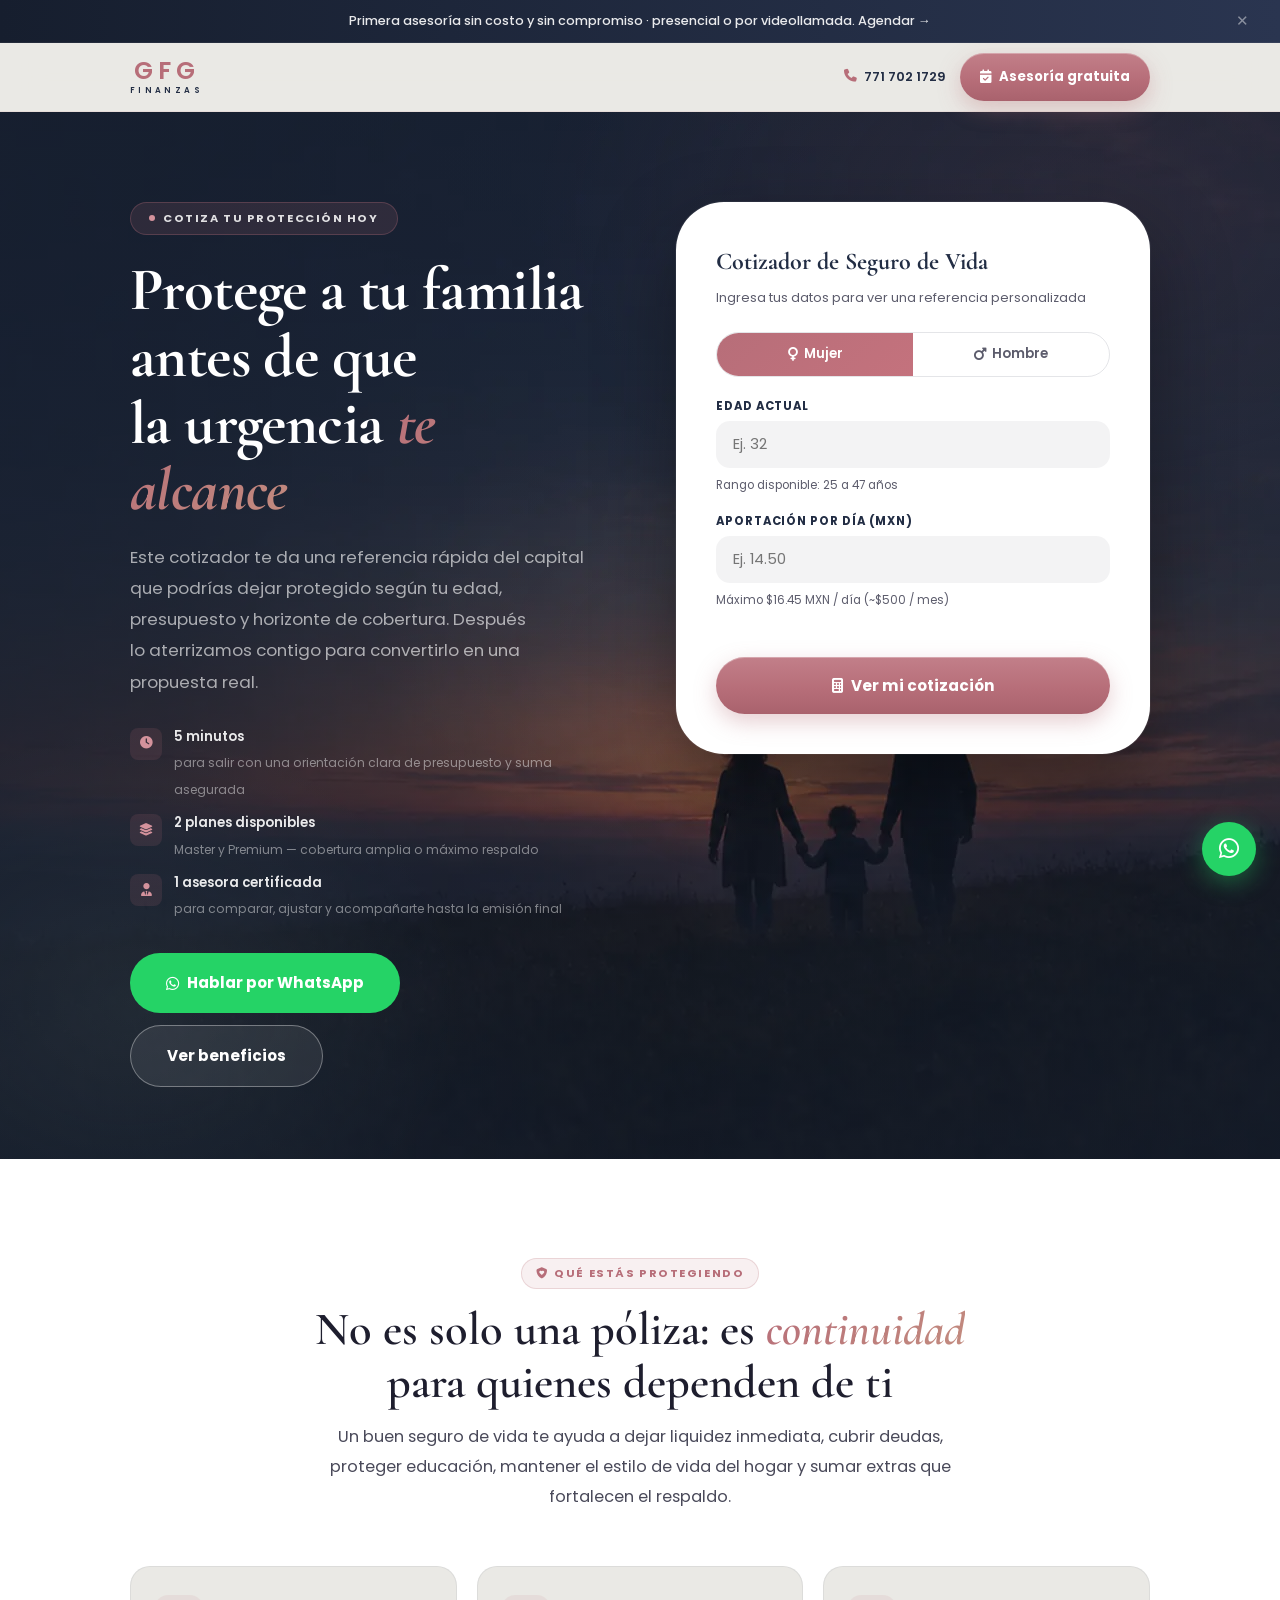
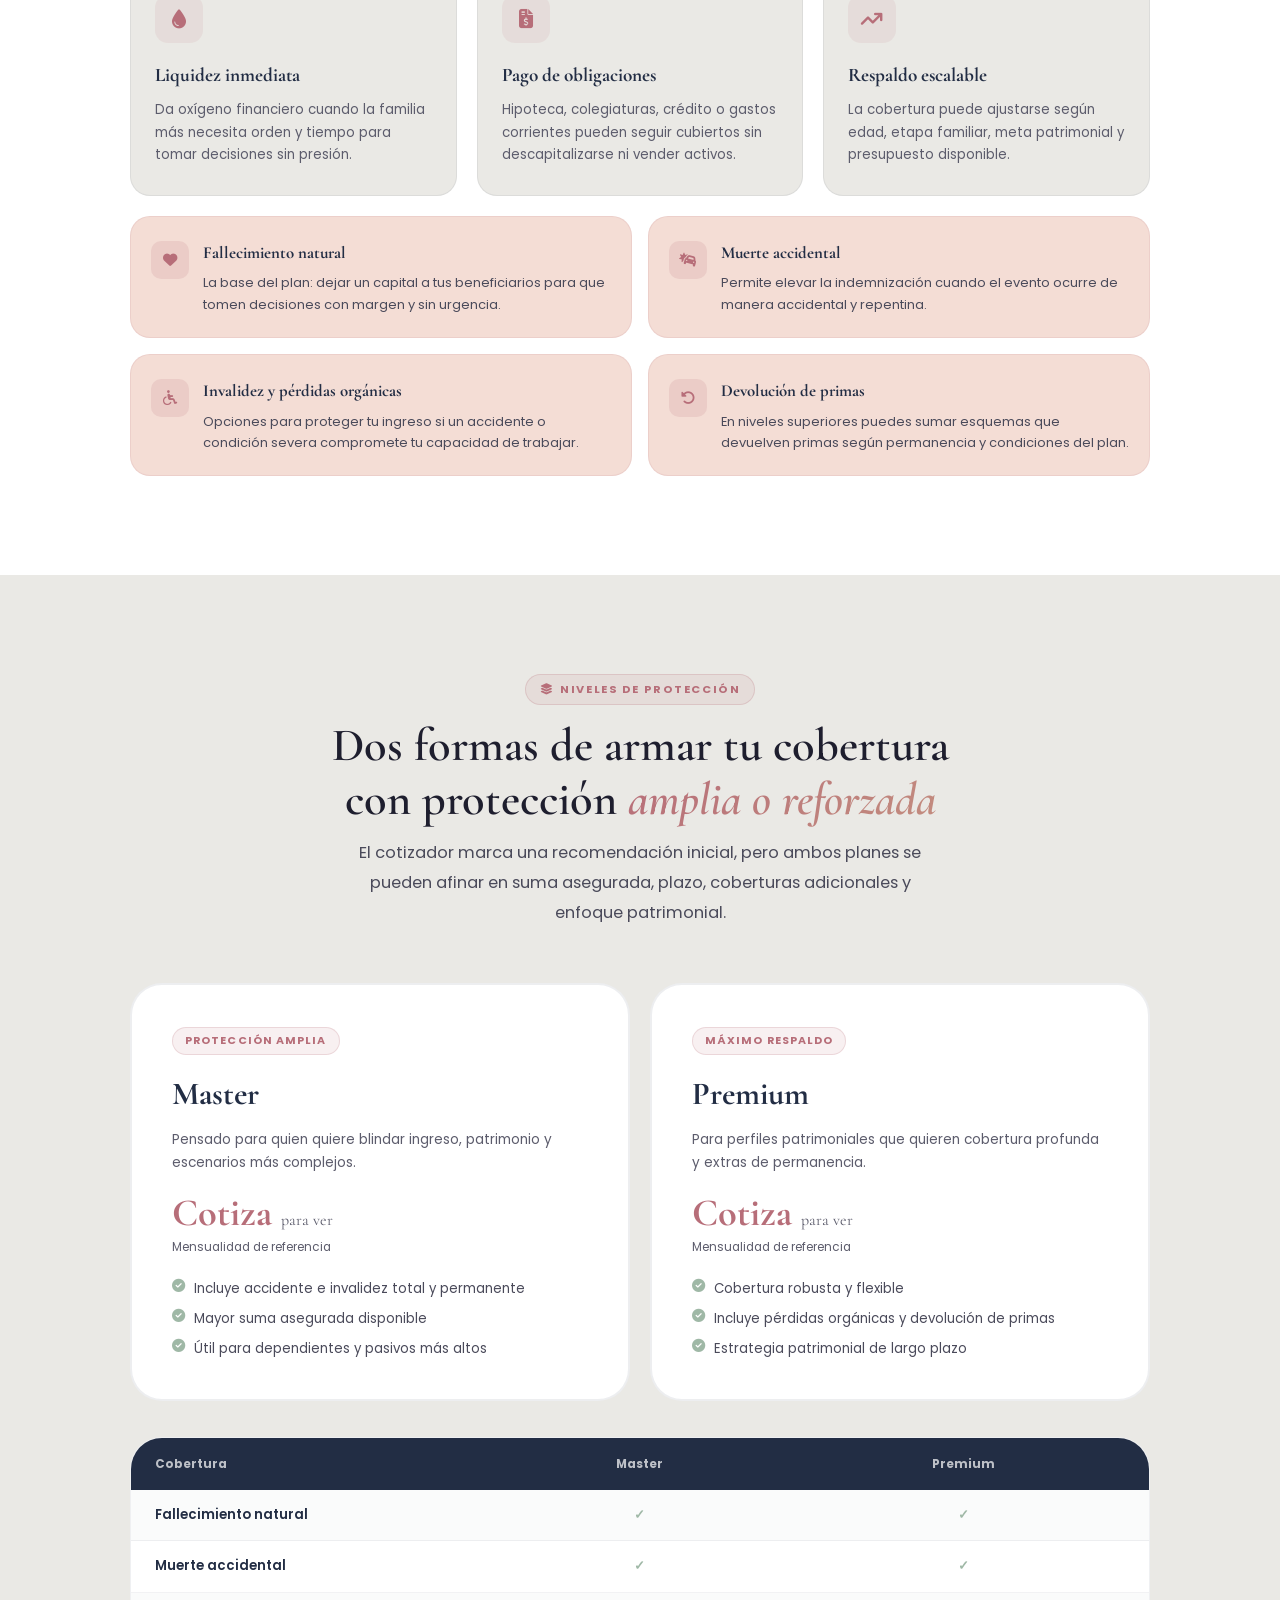
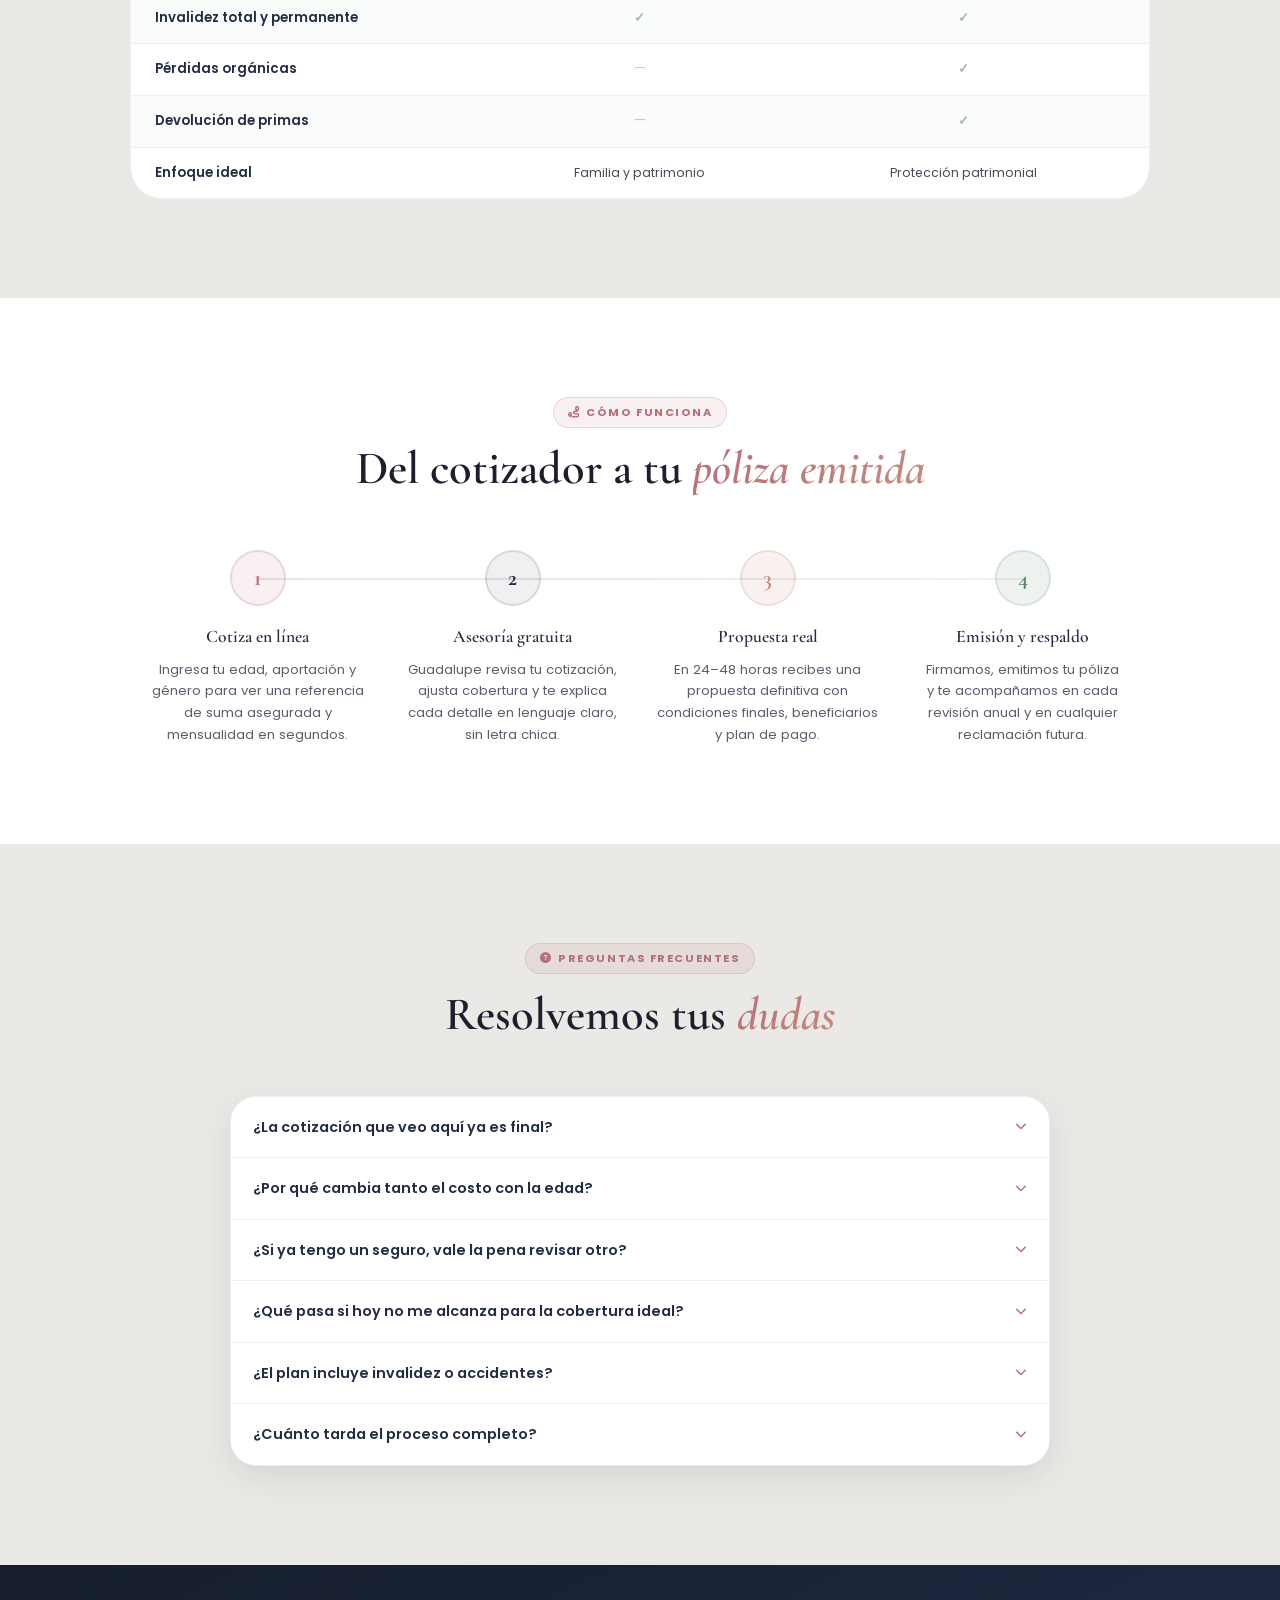
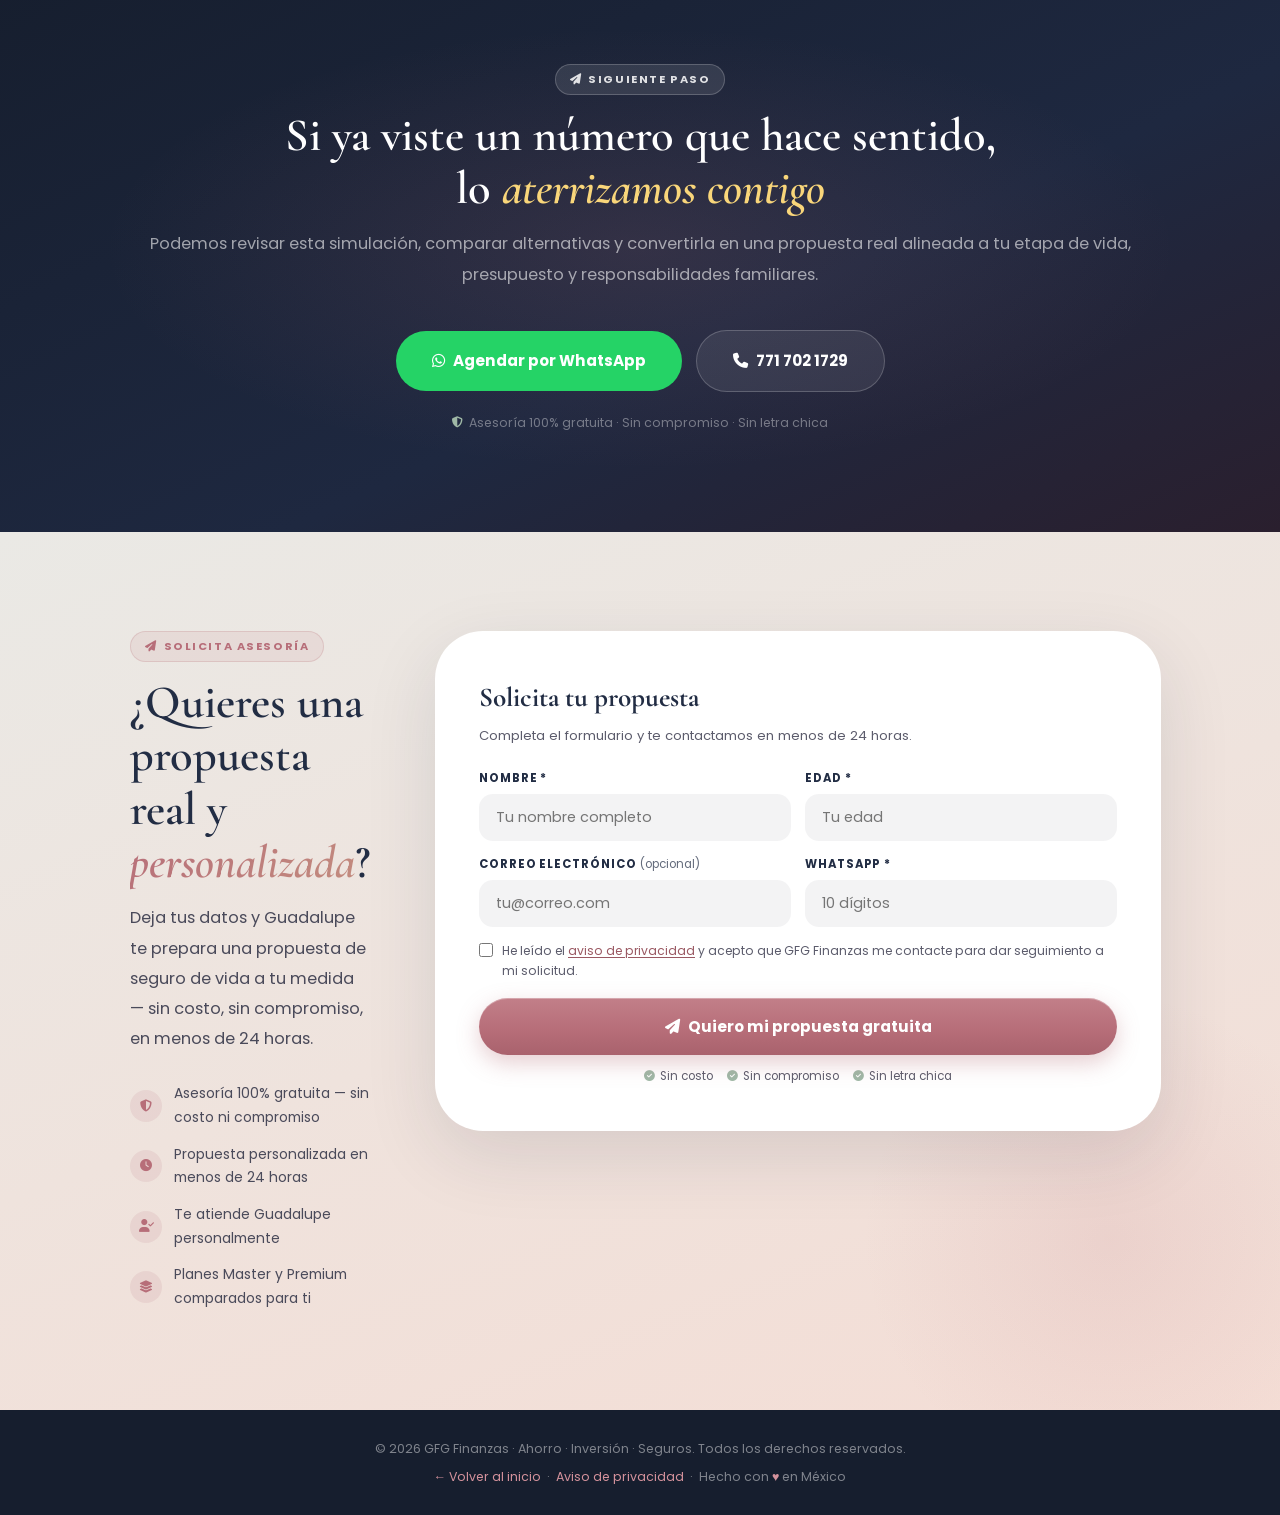
<file: vida.html>
<!DOCTYPE html>
<html lang="es">
<head>
  <meta charset="UTF-8" />
  <meta name="viewport" content="width=device-width, initial-scale=1.0" />
  <title>Seguro de Vida — GFG Finanzas | Cotización de referencia</title>
  <meta name="description" content="Cotiza tu seguro de vida en minutos. Protege a tu familia con el mejor plan al mejor precio. Asesoría 100% gratuita — GFG Finanzas." />
  <meta name="theme-color" content="#222D44" />
  <link rel="canonical" href="https://gfbfinanzas.vercel.app/vida.html" />
  <meta property="og:type"        content="website" />
  <meta property="og:url"         content="https://gfbfinanzas.vercel.app/vida.html" />
  <meta property="og:title"       content="Seguro de Vida — GFG Finanzas" />
  <meta property="og:description" content="Protege a tu familia con un seguro de vida a tu medida. Asesoría inicial sin costo con Guadalupe F. Godínez." />
  <meta property="og:image"       content="https://gfbfinanzas.vercel.app/img/perfil.jpeg" />
  <meta property="og:locale"      content="es_MX" />
  <meta property="og:site_name"   content="GFG Finanzas" />
  <link rel="icon" type="image/svg+xml" href="img/favicon.svg" />
  <link rel="preload" as="image" href="img/hero/vida-2.webp" type="image/webp" fetchpriority="high" />
  <link rel="preconnect" href="https://fonts.googleapis.com" />
  <link rel="preconnect" href="https://fonts.gstatic.com" crossorigin />
  <link href="https://fonts.googleapis.com/css2?family=Cormorant+Garamond:ital,wght@0,400;0,500;0,600;0,700;1,400;1,600&family=Poppins:wght@300;400;500;600;700&display=swap" rel="stylesheet" />
  <link rel="stylesheet" href="https://cdnjs.cloudflare.com/ajax/libs/font-awesome/6.5.0/css/all.min.css" />

  <style>
  /* ============================================================  TOKENS  */
  :root {
    --rosa:       #B76E79; --rosa-dark:  #9a5862; --rosa-light: #d4929c;
    --navy:       #222D44; --navy-deep:  #161e2e;
    --terracota:  #C48F7F; --salvia:     #9FB8A6;
    --hueso:      #EAE9E5; --rosa-claro: #F4DDD5;
    --white:      #FFFFFF; --texto:      #1e1e2e;
    --texto-mid:  #4a4a5a; --texto-soft: #5c5c6c;
    --amarillo:   #f9d67a;
    --f-head: 'Cormorant Garamond', Georgia, serif;
    --f-body: 'Poppins', sans-serif;
    --w: 1100px;
    --r-sm:12px; --r-md:20px; --r-lg:32px; --r-xl:48px;
    --shadow-sm: 0 2px 12px rgba(34,45,68,.07);
    --shadow-md: 0 8px 32px rgba(34,45,68,.12);
    --shadow-lg: 0 20px 64px rgba(34,45,68,.18);
    --t: .28s cubic-bezier(.4,0,.2,1);
  }

  /* ============================================================  RESET  */
  *, *::before, *::after { box-sizing: border-box; margin: 0; padding: 0; }
  html { font-size: 16px; }
  @media (prefers-reduced-motion: no-preference) { html { scroll-behavior: smooth; } }
  body { font-family: var(--f-body); color: var(--texto); background: var(--hueso); line-height: 1.7; -webkit-font-smoothing: antialiased; overflow-x: hidden; }
  img  { display: block; max-width: 100%; }
  a    { text-decoration: none; color: inherit; }
  ul   { list-style: none; }
  button { font-family: inherit; cursor: pointer; }
  @media (prefers-reduced-motion: reduce) {
    *, *::before, *::after { animation-duration:.01ms!important; transition-duration:.01ms!important; }
    .reveal { opacity:1!important; transform:none!important; }
  }

  /* ============================================================  UTILITIES  */
  .wrap { max-width: var(--w); margin: 0 auto; padding: 0 clamp(20px,5vw,40px); }
  .tag {
    display: inline-flex; align-items: center; gap: 6px;
    font-size: .7rem; font-weight: 700; letter-spacing: .14em; text-transform: uppercase;
    padding: 5px 14px; border-radius: 50px;
    color: var(--rosa); background: rgba(183,110,121,.1); border: 1px solid rgba(183,110,121,.22);
    margin-bottom: 14px;
  }
  .tag-light { color: rgba(255,255,255,.85); background: rgba(255,255,255,.1); border-color: rgba(255,255,255,.2); }
  .h-display { font-family: var(--f-head); font-size: clamp(2.4rem,5vw,3.8rem); font-weight: 700; line-height: 1.1; letter-spacing: -.01em; }
  .h-section  { font-family: var(--f-head); font-size: clamp(1.9rem,4vw,2.9rem); font-weight: 600; line-height: 1.15; }
  .sub { font-size: clamp(.9rem,1.8vw,1.02rem); color: var(--texto-mid); line-height: 1.85; margin-top: 12px; }
  em {
    font-style: italic;
    background: linear-gradient(135deg, var(--rosa) 0%, var(--terracota) 55%, var(--rosa-dark) 100%);
    background-size: 200% 200%; -webkit-background-clip: text; background-clip: text; color: transparent;
    animation: grad-shift 5s ease infinite;
  }
  @keyframes grad-shift { 0%{background-position:0% 50%} 50%{background-position:100% 50%} 100%{background-position:0% 50%} }

  /* ============================================================  BUTTONS  */
  .btn {
    display: inline-flex; align-items: center; gap: 8px;
    padding: 14px 28px; border-radius: 60px;
    font-size: .88rem; font-weight: 700; border: none; cursor: pointer;
    transition: var(--t); position: relative; overflow: hidden; white-space: nowrap;
  }
  .btn::after { content:''; position:absolute; inset:0; background:rgba(255,255,255,.12); opacity:0; transition:var(--t); }
  .btn:hover::after { opacity:1; }
  .btn:focus-visible { outline: 3px solid var(--rosa); outline-offset: 3px; }
  .btn-primary {
    background: linear-gradient(135deg, var(--rosa) 0%, #c4727d 100%);
    color: var(--white); box-shadow: 0 4px 20px rgba(183,110,121,.4);
  }
  .btn-primary:hover { transform: translateY(-2px); box-shadow: 0 8px 28px rgba(183,110,121,.55); }
  .btn-primary::before {
    content:''; position:absolute; top:0; left:-100%; width:60%; height:100%;
    background: linear-gradient(90deg,transparent,rgba(255,255,255,.22),transparent);
    animation: shimmer 3.5s ease-in-out infinite;
  }
  @keyframes shimmer { 0%{left:-100%} 40%,100%{left:160%} }
  .btn-ghost { background: rgba(34,45,68,.06); color: var(--navy); border: 1.5px solid rgba(34,45,68,.12); }
  .btn-ghost:hover { background: rgba(34,45,68,.1); transform: translateY(-2px); }
  .btn-wa { background: #25D366; color: white; }
  .btn-wa:hover { background: #1fbe5a; transform: translateY(-2px); box-shadow: 0 8px 24px rgba(37,211,102,.4); }
  .btn-full { width:100%; justify-content:center; }
  .btn-lg   { padding: 17px 36px; font-size: .95rem; }

  /* ============================================================  URGENCY BAR  */
  #urgency-bar {
    background: linear-gradient(90deg, var(--navy-deep), #2a3550);
    color: rgba(255,255,255,.9); padding: 10px 0; text-align: center;
    font-size: .8rem; font-weight: 500; position: relative; z-index: 1001;
    border-bottom: 1px solid rgba(255,255,255,.06);
  }
  .bar-inner { display:flex; align-items:center; justify-content:center; gap:10px; flex-wrap:wrap; }
  .pulse-dot { width:7px; height:7px; border-radius:50%; background:#4ade80; box-shadow:0 0 0 2px rgba(74,222,128,.3); flex-shrink:0; }
  @media (prefers-reduced-motion:no-preference) { .pulse-dot { animation: pdot 1.5s infinite; } }
  @keyframes pdot { 0%,100%{opacity:1;transform:scale(1)} 50%{opacity:.6;transform:scale(.8)} }
  #urgency-bar strong { color: var(--amarillo); }
  .bar-close { position:absolute; right:16px; top:50%; transform:translateY(-50%); background:none; border:none; color:rgba(255,255,255,.45); font-size:.95rem; cursor:pointer; padding:6px; min-width:32px; min-height:32px; }
  .bar-close:hover { color:white; }

  /* ============================================================  NAV  */
  #nav {
    position: sticky; top:0; z-index:1000;
    background: rgba(234,233,229,.9); backdrop-filter: blur(20px) saturate(1.4);
    -webkit-backdrop-filter: blur(20px) saturate(1.4);
    border-bottom: 1px solid rgba(183,110,121,.1); transition: box-shadow var(--t);
  }
  #nav.shadow { box-shadow: 0 4px 32px rgba(34,45,68,.1); }
  .nav-wrap { display:flex; align-items:center; justify-content:space-between; height:68px; }
  .nav-logo img { height:44px; width:auto; object-fit:contain; }
  .nav-phone { display:flex; align-items:center; gap:7px; font-size:.8rem; font-weight:600; color:var(--navy); }
  .nav-phone i { color:var(--rosa); }
  .nav-right { display:flex; align-items:center; gap:14px; }
  @media (max-width:640px) { .nav-phone { display:none; } }

  /* ============================================================  HERO  */
  #inicio {
    background: linear-gradient(155deg, var(--navy-deep) 0%, #1e2840 55%, #2a1f2e 100%);
    padding: clamp(56px,10vh,96px) 0 clamp(48px,8vh,80px);
    position: relative; overflow: hidden;
  }
  #inicio::before {
    content:''; position:absolute; inset:0; pointer-events:none;
    background:
      radial-gradient(ellipse 80% 65% at 85% 10%, rgba(183,110,121,.22) 0%, transparent 55%),
      radial-gradient(ellipse 55% 55% at 10% 85%, rgba(159,184,166,.16) 0%, transparent 50%),
      radial-gradient(ellipse 40% 40% at 50% 50%, rgba(196,143,127,.1) 0%, transparent 55%);
  }
  .hero-grid { display:grid; grid-template-columns:1fr 1fr; gap:clamp(40px,6vw,72px); align-items:start; position:relative; z-index:1; }

  /* Hero left */
  .hero-eyebrow {
    display:inline-flex; align-items:center; gap:8px;
    background:rgba(183,110,121,.15); border:1px solid rgba(183,110,121,.3);
    border-radius:50px; padding:6px 18px;
    font-size:.7rem; font-weight:700; color:rgba(255,255,255,.85);
    letter-spacing:.14em; text-transform:uppercase; margin-bottom:22px;
  }
  .hero-eyebrow .dot { width:6px; height:6px; border-radius:50%; background:var(--rosa-light); }
  .hero-title { color: var(--white); margin-bottom: 18px; }
  .hero-lead  { color: rgba(255,255,255,.62); font-size:clamp(.9rem,1.8vw,1.05rem); line-height:1.85; margin-bottom:28px; max-width:520px; }

  /* Stats row */
  .hero-stats { display:flex; flex-direction:column; gap:10px; margin-bottom:32px; }
  .hero-stat  { display:flex; align-items:flex-start; gap:12px; }
  .stat-ico   {
    width:32px; height:32px; border-radius:8px; flex-shrink:0;
    background:rgba(183,110,121,.15); color:var(--rosa-light);
    display:flex; align-items:center; justify-content:center; font-size:.78rem; margin-top:2px;
  }
  .stat-txt strong { display:block; font-size:.82rem; font-weight:600; color:rgba(255,255,255,.9); }
  .stat-txt span   { font-size:.76rem; color:rgba(255,255,255,.45); }

  .hero-actions { display:flex; gap:12px; flex-wrap:wrap; }

  /* ----  COTIZADOR CARD  ---- */
  .cotizador-card {
    background: var(--white); border-radius: var(--r-xl);
    padding: clamp(28px,4vw,40px);
    box-shadow: 0 32px 80px rgba(0,0,0,.35), 0 0 0 1px rgba(255,255,255,.06);
    position: relative;
  }
  .cotizador-title { font-family:var(--f-head); font-size:1.5rem; font-weight:700; color:var(--navy); margin-bottom:4px; }
  .cotizador-sub   { font-size:.8rem; color:var(--texto-soft); margin-bottom:24px; }

  /* Gender toggle */
  .gender-toggle { display:flex; gap:0; border:1.5px solid rgba(34,45,68,.12); border-radius:50px; overflow:hidden; margin-bottom:20px; }
  .gender-option { flex:1; }
  .gender-option input { position:absolute; opacity:0; width:0; height:0; }
  .gender-option label {
    display:flex; align-items:center; justify-content:center; gap:6px;
    padding:10px 8px; font-size:.82rem; font-weight:600; color:var(--texto-soft);
    cursor:pointer; transition:var(--t); user-select:none;
  }
  .gender-option input:checked + label {
    background: linear-gradient(135deg, var(--rosa), #c4727d);
    color: white;
  }
  .gender-option label i { font-size:.85rem; }

  /* Form fields */
  .form-group { display:flex; flex-direction:column; gap:5px; margin-bottom:16px; }
  .form-group label { font-size:.72rem; font-weight:700; color:var(--navy); text-transform:uppercase; letter-spacing:.08em; }
  .form-group input {
    padding:12px 16px; border:1.5px solid rgba(34,45,68,.1); border-radius:10px;
    font-family:var(--f-body); font-size:.92rem; color:var(--texto);
    background:var(--hueso); outline:none; transition:var(--t);
  }
  .form-group input:focus { border-color:var(--rosa); box-shadow:0 0 0 3px rgba(183,110,121,.1); background:var(--white); }
  .form-group input.error { border-color:#e05c5c; box-shadow:0 0 0 3px rgba(224,92,92,.1); }
  .form-hint { font-size:.72rem; color:var(--texto-soft); margin-top:3px; }

  .form-error { font-size:.8rem; color:#c94444; font-weight:600; min-height:18px; margin-bottom:12px; }

  /* Results */
  .results-box {
    margin-top:20px; padding:20px; border-radius:var(--r-md);
    background:var(--hueso); border:1.5px solid rgba(34,45,68,.07);
  }
  .results-box[hidden] { display:none; }
  .results-grid { display:grid; grid-template-columns:1fr 1fr 1fr; gap:12px; margin-bottom:14px; }
  .res-item { text-align:center; }
  .res-label { font-size:.64rem; font-weight:700; text-transform:uppercase; letter-spacing:.1em; color:var(--texto-soft); margin-bottom:4px; }
  .res-value { font-family:var(--f-head); font-size:1.3rem; font-weight:700; color:var(--navy); line-height:1.2; }
  .res-meta  { font-size:.68rem; color:var(--texto-soft); margin-top:2px; line-height:1.4; }

  .result-note { font-size:.78rem; color:var(--texto-mid); line-height:1.7; padding:10px 14px; background:rgba(183,110,121,.06); border-radius:var(--r-sm); border-left:3px solid var(--rosa); margin-bottom:14px; }

  /* Insight card */
  .insight-card {
    margin-top:16px; padding:16px 18px;
    background: linear-gradient(135deg, var(--navy) 0%, var(--navy-deep) 100%);
    border-radius:var(--r-md); display:flex; gap:12px; align-items:flex-start;
  }
  .insight-card[hidden] { display:none; }
  .insight-ico { width:36px; height:36px; border-radius:9px; background:rgba(183,110,121,.2); color:var(--rosa-light); display:flex; align-items:center; justify-content:center; font-size:.88rem; flex-shrink:0; margin-top:2px; }
  .insight-label { font-size:.65rem; font-weight:700; text-transform:uppercase; letter-spacing:.1em; color:rgba(255,255,255,.4); margin-bottom:3px; }
  .insight-title { font-family:var(--f-head); font-size:1rem; font-weight:600; color:white; line-height:1.3; margin-bottom:5px; }
  .insight-text  { font-size:.78rem; color:rgba(255,255,255,.55); line-height:1.65; }

  /* ============================================================  BENEFITS  */
  #beneficios { padding:clamp(64px,11vh,100px) 0; background:var(--white); }
  .sec-header { margin-bottom:clamp(40px,6vh,60px); }
  .sec-header.center { text-align:center; }
  .sec-header.center .sub { margin:12px auto 0; }

  .benefits-grid { display:grid; grid-template-columns:repeat(3,1fr); gap:20px; margin-top:40px; }
  .benefit-stat {
    background:var(--hueso); border-radius:var(--r-md); padding:28px 24px;
    border:1.5px solid rgba(34,45,68,.07); transition:var(--t);
    position:relative; overflow:hidden;
  }
  .benefit-stat::before {
    content:''; position:absolute; inset:0; border-radius:inherit;
    background:radial-gradient(circle at var(--mx,50%) var(--my,50%), rgba(183,110,121,.08) 0%, transparent 65%);
    opacity:0; transition:opacity .35s; pointer-events:none;
  }
  .benefit-stat:hover::before { opacity:1; }
  .benefit-stat:hover { border-color:rgba(183,110,121,.25); box-shadow:var(--shadow-md); transform:translateY(-4px); }
  .bs-ico { width:48px; height:48px; border-radius:13px; background:rgba(183,110,121,.1); color:var(--rosa); display:flex; align-items:center; justify-content:center; font-size:1.2rem; margin-bottom:16px; }
  .benefit-stat h3 { font-family:var(--f-head); font-size:1.2rem; font-weight:700; color:var(--navy); margin-bottom:7px; }
  .benefit-stat p  { font-size:.83rem; color:var(--texto-soft); line-height:1.7; }

  .benefit-cards { display:grid; grid-template-columns:repeat(2,1fr); gap:16px; margin-top:20px; }
  .benefit-card {
    background:var(--rosa-claro); border-radius:var(--r-md); padding:22px 20px;
    border:1.5px solid rgba(183,110,121,.12); transition:var(--t);
    display:flex; gap:14px; align-items:flex-start;
  }
  .benefit-card:hover { border-color:rgba(183,110,121,.3); box-shadow:var(--shadow-sm); transform:translateX(3px); }
  .bc-ico { width:38px; height:38px; border-radius:10px; background:rgba(183,110,121,.15); color:var(--rosa); display:flex; align-items:center; justify-content:center; font-size:.9rem; flex-shrink:0; margin-top:2px; }
  .benefit-card h4 { font-family:var(--f-head); font-size:1.05rem; font-weight:700; color:var(--navy); margin-bottom:5px; }
  .benefit-card p  { font-size:.81rem; color:var(--texto-mid); line-height:1.65; }

  /* ============================================================  PLANES  */
  #planes { padding:clamp(64px,11vh,100px) 0; background:var(--hueso); }
  .plans-grid { display:grid; grid-template-columns:1fr 1fr; gap:20px; margin-top:40px; }

  .plan-card {
    background:var(--white); border-radius:var(--r-lg);
    padding:clamp(28px,4vw,40px); border:2px solid rgba(34,45,68,.08);
    transition:var(--t); position:relative; overflow:hidden;
  }
  .plan-card.is-active {
    border-color: var(--rosa);
    box-shadow: 0 0 0 4px rgba(183,110,121,.12), var(--shadow-lg);
  }
  .plan-card::before {
    content:''; position:absolute; inset:0; border-radius:inherit;
    background:radial-gradient(circle at var(--mx,50%) var(--my,50%), rgba(183,110,121,.07) 0%, transparent 65%);
    opacity:0; transition:opacity .35s; pointer-events:none;
  }
  .plan-card:hover::before { opacity:1; }
  .plan-card:hover { transform:translateY(-4px); box-shadow:var(--shadow-lg); }
  .plan-badge-tag { font-size:.68rem; font-weight:700; text-transform:uppercase; letter-spacing:.1em; color:var(--rosa); background:rgba(183,110,121,.1); border:1px solid rgba(183,110,121,.2); padding:4px 12px; border-radius:50px; display:inline-block; margin-bottom:12px; }
  .plan-name  { font-family:var(--f-head); font-size:2rem; font-weight:700; color:var(--navy); margin-bottom:8px; }
  .plan-desc  { font-size:.85rem; color:var(--texto-soft); line-height:1.65; margin-bottom:20px; }
  .plan-price { font-family:var(--f-head); font-size:2.4rem; font-weight:700; color:var(--rosa); line-height:1; margin-bottom:4px; }
  .plan-price span { font-size:1rem; font-weight:400; color:var(--texto-soft); }
  .plan-price-label { font-size:.74rem; color:var(--texto-soft); margin-bottom:22px; }
  .plan-features { display:flex; flex-direction:column; gap:10px; }
  .pf { display:flex; align-items:flex-start; gap:9px; font-size:.83rem; color:var(--texto-mid); line-height:1.5; }
  .pf i.yes { color:var(--salvia); } .pf i.no  { color:rgba(34,45,68,.2); }

  /* Comparison table */
  .compare-wrap { margin-top:36px; background:var(--white); border-radius:var(--r-lg); overflow:hidden; border:1.5px solid rgba(34,45,68,.07); }
  .compare-header { display:grid; grid-template-columns:1fr 1fr 1fr; background:var(--navy); padding:16px 24px; }
  .compare-header span { font-size:.74rem; font-weight:700; color:rgba(255,255,255,.7); text-align:center; }
  .compare-header span:first-child { text-align:left; }
  .compare-row { display:grid; grid-template-columns:1fr 1fr 1fr; padding:14px 24px; border-bottom:1px solid rgba(34,45,68,.06); }
  .compare-row:last-child { border-bottom:none; }
  .compare-row:nth-child(even) { background:rgba(34,45,68,.02); }
  .compare-row span { font-size:.83rem; text-align:center; color:var(--texto-mid); }
  .compare-row span:first-child { text-align:left; font-weight:600; color:var(--navy); }
  .compare-row .col-active { font-weight:700; color:var(--rosa); }
  .c-yes { color:var(--salvia)!important; font-weight:700!important; }
  .c-no  { color:rgba(34,45,68,.25)!important; }

  /* ============================================================  PROCESO  */
  #proceso { padding:clamp(64px,11vh,100px) 0; background:var(--white); }
  .steps-grid { display:grid; grid-template-columns:repeat(4,1fr); gap:0; position:relative; margin-top:48px; }
  .steps-grid::before { content:''; position:absolute; top:28px; left:calc(12.5%); right:calc(12.5%); height:2px; background:linear-gradient(90deg,var(--rosa) 0%,var(--salvia) 100%); opacity:.2; z-index:0; }
  .step { display:flex; flex-direction:column; align-items:center; text-align:center; padding:0 16px; position:relative; z-index:1; }
  .step-num { width:56px; height:56px; border-radius:50%; display:flex; align-items:center; justify-content:center; font-family:var(--f-head); font-size:1.4rem; font-weight:700; margin-bottom:16px; border:2px solid transparent; }
  .step:nth-child(1) .step-num { background:rgba(183,110,121,.1); color:var(--rosa); border-color:rgba(183,110,121,.2); }
  .step:nth-child(2) .step-num { background:rgba(34,45,68,.07); color:var(--navy); border-color:rgba(34,45,68,.12); }
  .step:nth-child(3) .step-num { background:rgba(196,143,127,.12); color:var(--terracota); border-color:rgba(196,143,127,.2); }
  .step:nth-child(4) .step-num { background:rgba(159,184,166,.18); color:#5a8a6a; border-color:rgba(159,184,166,.3); }
  .step h3 { font-family:var(--f-head); font-size:1.1rem; font-weight:600; color:var(--navy); margin-bottom:7px; }
  .step p  { font-size:.82rem; color:var(--texto-soft); line-height:1.65; }

  /* ============================================================  FAQ  */
  #faq { padding:clamp(64px,11vh,100px) 0; background:var(--hueso); }
  .faq-list { max-width:720px; margin:40px auto 0; display:flex; flex-direction:column; gap:10px; }
  .faq-item { background:var(--white); border-radius:var(--r-md); border:1px solid rgba(34,45,68,.08); overflow:hidden; }
  .faq-item summary { display:flex; align-items:center; justify-content:space-between; gap:12px; padding:18px 22px; cursor:pointer; list-style:none; font-size:.9rem; font-weight:600; color:var(--navy); user-select:none; }
  .faq-item summary::-webkit-details-marker { display:none; }
  .faq-item summary::after { content:'\f078'; font-family:'Font Awesome 6 Free'; font-weight:900; font-size:.72rem; color:var(--rosa); flex-shrink:0; transition:transform var(--t); }
  .faq-item[open] summary::after { transform:rotate(-180deg); }
  .faq-item[open] { border-color:rgba(183,110,121,.22); }
  .faq-item[open] summary { color:var(--rosa); border-bottom:1px solid rgba(183,110,121,.1); }
  .faq-body { padding:14px 22px 18px; font-size:.88rem; color:var(--texto-mid); line-height:1.8; }

  /* ============================================================  CONTACTO  */
  #contacto {
    padding:clamp(64px,11vh,100px) 0;
    background:linear-gradient(155deg, var(--navy-deep) 0%, #1e2840 60%, #2a1f2e 100%);
    position:relative; overflow:hidden; text-align:center;
  }
  #contacto::before {
    content:''; position:absolute; inset:0;
    background:radial-gradient(ellipse 70% 65% at 50% 50%, rgba(183,110,121,.15) 0%, transparent 60%);
  }
  .contacto-inner { position:relative; z-index:1; }
  .contacto-inner .h-section { color:white; margin-bottom:14px; }
  .contacto-inner .sub { color:rgba(255,255,255,.58); margin:0 auto 40px; text-align:center; }
  .contact-actions { display:flex; justify-content:center; align-items:center; gap:14px; flex-wrap:wrap; }
  .contact-note { font-size:.78rem; color:rgba(255,255,255,.38); margin-top:20px; display:flex; align-items:center; justify-content:center; gap:6px; }
  .contact-note i { color:var(--salvia); font-size:.7rem; }

  /* ============================================================  FOOTER  */
  footer { background:var(--navy-deep); color:rgba(255,255,255,.45); padding:28px 0; text-align:center; font-size:.78rem; }
  footer p + p { margin-top:7px; }
  footer a { color:var(--rosa-light); }

  /* ============================================================  MODAL  */
  .modal-backdrop {
    position:fixed; inset:0; background:rgba(22,30,46,.7); backdrop-filter:blur(6px);
    z-index:2000; display:flex; align-items:center; justify-content:center; padding:20px;
  }
  .modal-backdrop[hidden] { display:none; }
  body.has-modal { overflow:hidden; }

  .modal-box {
    background:var(--white); border-radius:var(--r-xl);
    padding:clamp(28px,5vw,44px); width:100%; max-width:460px;
    box-shadow:0 32px 80px rgba(0,0,0,.35), 0 0 0 1px rgba(255,255,255,.05);
    position:relative; animation: modal-in .3s cubic-bezier(.2,0,0,1);
  }
  @keyframes modal-in { from{opacity:0;transform:scale(.94) translateY(12px)} to{opacity:1;transform:scale(1) translateY(0)} }
  .modal-close { position:absolute; top:16px; right:16px; background:none; border:none; font-size:1.1rem; color:var(--texto-soft); cursor:pointer; width:32px; height:32px; display:flex; align-items:center; justify-content:center; border-radius:50%; transition:var(--t); }
  .modal-close:hover { background:var(--hueso); color:var(--navy); }
  .modal-title { font-family:var(--f-head); font-size:1.7rem; font-weight:700; color:var(--navy); margin-bottom:6px; }
  .modal-sub   { font-size:.82rem; color:var(--texto-soft); margin-bottom:24px; }
  .modal-error { font-size:.8rem; color:#c94444; font-weight:600; min-height:16px; margin-bottom:8px; }
  .modal-privacy { font-size:.74rem; color:var(--texto-soft); margin-top:14px; text-align:center; }

  /* ============================================================  WA FLOAT  */
  .wa-float { position:fixed; bottom:24px; right:24px; width:54px; height:54px; border-radius:50%; background:#25D366; color:white; display:flex; align-items:center; justify-content:center; font-size:1.45rem; z-index:890; box-shadow:0 6px 24px rgba(37,211,102,.4); transition:var(--t); }
  .wa-float:hover { transform:scale(1.1); }

  /* ============================================================  REVEAL  */
  [data-reveal] { opacity:0; transform:translateY(22px); transition:opacity .6s ease, transform .6s ease; }
  [data-reveal].is-visible { opacity:1; transform:translateY(0); }

  /* ============================================================  RESPONSIVE  */
  @media (max-width:860px) {
    .hero-grid      { grid-template-columns:1fr; }
    .plans-grid     { grid-template-columns:1fr; }
    .steps-grid     { grid-template-columns:repeat(2,1fr); gap:28px; }
    .steps-grid::before { display:none; }
    .benefits-grid  { grid-template-columns:1fr 1fr; }
    .benefit-cards  { grid-template-columns:1fr; }
    .results-grid   { grid-template-columns:1fr; gap:8px; }
  }
  @media (max-width:580px) {
    .benefits-grid  { grid-template-columns:1fr; }
    .steps-grid     { grid-template-columns:1fr; }
    .compare-row span, .compare-header span { font-size:.75rem; }
  }
  
  /* === LEAD FORM SECTION === */
  #lead-section{padding:clamp(64px,11vh,100px) 0;background:linear-gradient(160deg,var(--hueso) 0%,var(--rosa-claro) 100%);position:relative;overflow:hidden;}
  #lead-section::before{content:"";position:absolute;bottom:-80px;right:-80px;width:500px;height:500px;background:radial-gradient(circle,rgba(183,110,121,.12) 0%,transparent 70%);pointer-events:none;}
  .lead-wrap{display:grid;grid-template-columns:1fr 1.4fr;gap:clamp(32px,5vw,72px);align-items:start;position:relative;z-index:1;}
  .lead-copy .h-section{color:var(--navy);margin-bottom:14px;}
  .lead-copy .sub{max-width:100%;}
  .lead-proofs{display:flex;flex-direction:column;gap:13px;margin-top:28px;}
  .lp-item{display:flex;align-items:center;gap:12px;font-size:.87rem;color:var(--texto-mid);}
  .lp-ico{width:32px;height:32px;border-radius:50%;background:rgba(183,110,121,.12);color:var(--rosa);display:flex;align-items:center;justify-content:center;font-size:.76rem;flex-shrink:0;}
  .lead-card{background:var(--white);border-radius:var(--r-xl);padding:clamp(28px,4vw,44px);box-shadow:0 24px 72px rgba(34,45,68,.12);}
  .lc-title{font-family:var(--f-head);font-size:1.7rem;font-weight:700;color:var(--navy);margin-bottom:4px;}
  .lc-sub{font-size:.82rem;color:var(--texto-soft);margin-bottom:22px;}
  .lf-row{display:grid;grid-template-columns:1fr 1fr;gap:14px;}
  .lf-group{display:flex;flex-direction:column;gap:5px;margin-bottom:14px;}
  .lf-group label{font-size:.72rem;font-weight:700;color:var(--navy);text-transform:uppercase;letter-spacing:.08em;}
  .lf-group input{padding:12px 16px;border:1.5px solid rgba(34,45,68,.1);border-radius:10px;font-family:var(--f-body);font-size:.9rem;color:var(--texto);background:var(--hueso);outline:none;transition:var(--t);}
  .lf-group input:focus{border-color:var(--rosa);box-shadow:0 0 0 3px rgba(183,110,121,.1);background:var(--white);}
  .lf-group input.lferr{border-color:#e05c5c;}
  .lf-err{font-size:.72rem;color:#c94444;margin-top:2px;display:none;}
  .lf-err.show{display:block;}
  .lf-privacy{display:flex;gap:9px;align-items:flex-start;font-size:.76rem;color:var(--texto-soft);margin-bottom:16px;}
  .lf-privacy input{width:14px;height:14px;margin-top:2px;accent-color:var(--rosa);flex-shrink:0;}
  .lf-badges{display:flex;justify-content:center;gap:14px;flex-wrap:wrap;margin-top:12px;}
  .lf-badge{display:flex;align-items:center;gap:5px;font-size:.73rem;color:var(--texto-soft);}
  .lf-badge i{color:var(--salvia);font-size:.68rem;}
  .lf-success{display:none;text-align:center;padding:20px 0;}
  .lfs-ico{font-size:2.8rem;color:var(--salvia);margin-bottom:12px;}
  .lf-success h4{font-family:var(--f-head);font-size:1.6rem;color:var(--navy);margin-bottom:8px;}
  .lf-success p{font-size:.88rem;color:var(--texto-soft);margin-bottom:18px;}
  @media(max-width:900px){.lead-wrap{grid-template-columns:1fr;}}
  @media(max-width:540px){.lf-row{grid-template-columns:1fr;}.lead-card{padding:24px 18px;}}
  
  
  @media (max-width: 640px) {
    .hero-grid         { grid-template-columns: 1fr; }
    .results-grid      { grid-template-columns: 1fr; gap: 8px; }
    .plans-grid        { grid-template-columns: 1fr; }
    .benefits-grid     { grid-template-columns: 1fr; }
    .benefit-cards     { grid-template-columns: 1fr; }
    .compare-wrap      { overflow-x: auto; -webkit-overflow-scrolling: touch; }
    .compare-header,.compare-row { min-width: 480px; }
    .lf-row            { grid-template-columns: 1fr; }
    .lead-card         { padding: 24px 18px; }
    .cotizador-card    { padding: 24px 18px; }
    .gender-toggle     { flex-direction: column; border-radius: var(--r-md); }
    .h-display         { font-size: clamp(2rem,8vw,2.6rem); }
    .steps-grid        { grid-template-columns: 1fr; }
    .steps-grid::before{ display: none; }
  }

  
  /* ============================================================
     MOBILE FIXES GLOBALES — touch targets + legibilidad
  ============================================================ */
  /* Touch targets mínimos 48px */
  .btn      { min-height: 48px; }
  .btn-lg   { min-height: 52px; }
  .btn-xl   { min-height: 56px; }
  .bar-close{ min-width: 44px; min-height: 44px; }
  .wa-float { min-width: 54px; min-height: 54px; }

  /* Inputs más cómodos en mobile */
  @media (max-width: 768px) {
    .lf-group input,
    .form-group input,
    .form-group select,
    .form-group textarea,
    .f-group input,
    .ic-field input { font-size: 16px !important; /* Evita zoom en iOS */ min-height: 48px; }
    .lf-group label,
    .form-group label,
    .f-group label { font-size: .74rem; }
    /* Botones del form full-width en mobile */
    .btn-full  { padding: 15px 20px; font-size: .9rem; }
    /* Proof grid 2 columnas en mobile */
    .proof-grid { grid-template-columns: 1fr 1fr !important; }
    /* Steps conectadas */
    .steps-grid::before { display: none; }
    /* Urgency bar más compacto */
    .bar-inner  { gap: 6px; }
    #urgency-bar{ font-size: .75rem; padding: 8px 0; }
    /* Countdown timer */
    .countdown-timer { gap: 6px; }
    .cd-num          { min-width: 44px; font-size: 1.6rem; padding: 8px 10px; }
    /* Hero actions column */
    .hero-actions    { flex-direction: column; align-items: flex-start; }
    .hero-actions .btn { width: 100%; justify-content: center; }
    /* Nav más compacto */
    .nav-wrap,.nav-vsl-wrap { height: 58px; }
    /* Cards padding */
    .bcard          { padding: clamp(20px,4vw,36px); }
    .tcard,.tcard-vsl{ padding: 20px 18px; }
    /* Brand cards */
    .brand-card     { padding: 18px 14px; }
    .brand-ico,.brand-name{ font-size:1rem; }
    /* Pilar cards */
    .pilar          { padding: 22px 18px; }
    /* Pain cards */
    .pain-card      { padding: 18px 16px; }
    /* Proof items */
    .proof-item     { padding: 18px 12px; }
    .proof-num      { font-size: 1.8rem; }
    .proof-label    { font-size: .72rem; }
  }

  @media (max-width: 480px) {
    /* Typography scale down */
    .h-display  { font-size: clamp(1.85rem,8.5vw,2.4rem) !important; }
    .h-section  { font-size: clamp(1.55rem,7vw,2rem) !important; }
    .sub        { font-size: .9rem; }
    /* Stat numbers */
    .stat-num   { font-size: 2rem; }
    /* Brands 2 columnas forzado */
    .brands-grid{ grid-template-columns: 1fr 1fr !important; }
    /* Steps vertical */
    .step-item  { padding: 18px 14px; gap: 12px; }
    /* Pilares */
    .pilar-num  { font-size: 2.4rem; }
    /* Cards más compactos */
    .lead-card-center,.hero-cot-card,.form-card,.cta-card,.cotizador-card { padding: 20px 16px; }
    /* Chips */
    .chip       { font-size: .7rem; padding: 5px 10px; }
    /* Asesora chips */
    .asesora-chips { gap: 6px; }
    /* Modal */
    .modal-box  { padding: 22px 18px; }
    /* Final CTA actions */
    .final-actions,.cta-actions,.contact-actions { flex-direction: column; align-items: center; }
    .final-actions .btn,.cta-actions .btn,.contact-actions .btn { width: 100%; justify-content: center; }
    /* Guarantee row */
    .guarantee-row-final { gap: 10px; }
    .gr-item    { font-size: .74rem; }
    /* FAQ */
    .faq-item summary { font-size: .86rem; padding: 16px 18px; }
    .faq-body   { padding: 12px 18px 16px; font-size: .85rem; }
    /* ISR calc */
    .isr-calc   { padding: 22px 18px; }
    /* Pilar lista */
    .pilar-list li { font-size: .78rem; }
    /* Proof faces */
    .proof-faces span { width: 26px; height: 26px; font-size: .58rem; }
    /* Countdown bar */
    .countdown-bar { padding: 7px 14px; font-size: .72rem; }
  }

  /* ============================================================
     STICKY MOBILE CTA BAR
  ============================================================ */
  .mobile-bar {
    display: none;
    position: fixed; bottom: 0; left: 0; right: 0; z-index: 950;
    background: var(--white); border-top: 1px solid rgba(34,45,68,.1);
    padding: 10px 16px 10px; gap: 10px;
    box-shadow: 0 -4px 20px rgba(34,45,68,.12);
  }
  @media (max-width: 768px) {
    .mobile-bar { display: flex; align-items: center; }
    body { padding-bottom: 68px; }
    /* WA float sube para no colisionar */
    .wa-float   { bottom: 78px !important; }
    #live-counter { bottom: 136px !important; }
    #fomo-container { bottom: 168px !important; }
  }
  .mbar-btn {
    flex: 1; background: linear-gradient(135deg, var(--rosa) 0%, #c4727d 100%);
    color: white; border: none; border-radius: 50px; cursor: pointer;
    padding: 14px 16px; font-family: var(--f-body); font-size: .88rem;
    font-weight: 700; display: flex; align-items: center; justify-content: center;
    gap: 8px; text-decoration: none; box-shadow: 0 4px 14px rgba(183,110,121,.4);
    min-height: 48px;
  }
  .mbar-wa {
    width: 48px; height: 48px; border-radius: 50%; flex-shrink: 0;
    background: #25D366; color: white; border: none; cursor: pointer;
    display: flex; align-items: center; justify-content: center;
    font-size: 1.3rem; text-decoration: none;
  }
  </style>
  <link rel="stylesheet" href="css/gfg.css?v=33" />
</head>
<body class="pg-seg">

<!-- ====================================================  URGENCY BAR  -->
<div id="urgency-bar" role="note">
  <div class="bar-inner">
    <span>Primera asesoría sin costo y sin compromiso · presencial o por videollamada. <a href="#lead-section" class="bar-cta">Agendar →</a></span>
  </div>
  <button class="bar-close" id="bar-close" aria-label="Cerrar">✕</button>
</div>

<!-- ====================================================  NAV  -->
<nav id="nav" aria-label="Navegación">
  <div class="wrap nav-wrap">
    <a href="index.html" class="nav-logo" aria-label="GFG Finanzas — Inicio">
      <span class="gfg-logo" role="img" aria-label="GFG Finanzas"><span class="gl-mark">GFG</span><span class="gl-word">Finanzas</span></span>
    </a>
    <div class="nav-right">
      <a href="tel:+527717021729" class="nav-phone">
        <i class="fas fa-phone" aria-hidden="true"></i>
        <span>771 702 1729</span>
      </a>
      <a href="#contacto" class="btn btn-primary" style="padding:10px 20px;font-size:.82rem;">
        <i class="fas fa-calendar-check" aria-hidden="true"></i>
        Asesoría gratuita
      </a>
    </div>
  </div>
</nav>

<!-- ====================================================  HERO + COTIZADOR  -->
<section id="inicio" class="gfg-hero-bg gfg-hero-side gfg-hero--vida" aria-labelledby="hero-title">
  <div class="wrap">
    <div class="hero-grid">

      <!-- Left: copy -->
      <div class="hero-left">
        <div class="hero-eyebrow">
          <span class="dot" aria-hidden="true"></span>
          Cotiza tu protección hoy
        </div>
        <h1 class="h-display hero-title" id="hero-title">
          Protege a tu familia antes de que<br/>la urgencia <em>te alcance</em>
        </h1>
        <p class="hero-lead">
          Este cotizador te da una referencia rápida del capital que podrías dejar protegido según tu edad, presupuesto y horizonte de cobertura. Después lo aterrizamos contigo para convertirlo en una propuesta real.
        </p>
        <div class="hero-stats">
          <div class="hero-stat">
            <div class="stat-ico"><i class="fas fa-clock" aria-hidden="true"></i></div>
            <div class="stat-txt">
              <strong>5 minutos</strong>
              <span>para salir con una orientación clara de presupuesto y suma asegurada</span>
            </div>
          </div>
          <div class="hero-stat">
            <div class="stat-ico"><i class="fas fa-layer-group" aria-hidden="true"></i></div>
            <div class="stat-txt">
              <strong>2 planes disponibles</strong>
              <span>Master y Premium — cobertura amplia o máximo respaldo</span>
            </div>
          </div>
          <div class="hero-stat">
            <div class="stat-ico"><i class="fas fa-user-tie" aria-hidden="true"></i></div>
            <div class="stat-txt">
              <strong>1 asesora certificada</strong>
              <span>para comparar, ajustar y acompañarte hasta la emisión final</span>
            </div>
          </div>
        </div>
        <div class="hero-actions">
          <a href="https://wa.me/527717021729?text=Hola%20Guadalupe%2C%20quiero%20información%20sobre%20seguro%20de%20vida" class="btn btn-wa btn-lg" target="_blank" rel="noopener noreferrer">
            <i class="fab fa-whatsapp" aria-hidden="true"></i>
            Hablar por WhatsApp
          </a>
          <a href="#beneficios" class="btn btn-ghost btn-lg">Ver beneficios</a>
        </div>
      </div>

      <!-- Right: cotizador -->
      <div class="hero-right">
        <div class="cotizador-card">
          <div class="cotizador-title">Cotizador de Seguro de Vida</div>
          <div class="cotizador-sub">Ingresa tus datos para ver una referencia personalizada</div>

          <!-- Gender toggle -->
          <div class="gender-toggle" role="group" aria-label="Selecciona tu género">
            <div class="gender-option">
              <input type="radio" name="gender" id="gen-mujer" value="mujer" checked />
              <label for="gen-mujer"><i class="fas fa-venus" aria-hidden="true"></i> Mujer</label>
            </div>
            <div class="gender-option">
              <input type="radio" name="gender" id="gen-hombre" value="hombre" />
              <label for="gen-hombre"><i class="fas fa-mars" aria-hidden="true"></i> Hombre</label>
            </div>
          </div>

          <form id="quoteForm" novalidate>
            <div class="form-group">
              <label for="age">Edad actual</label>
              <input type="number" id="age" name="age" min="25" max="47" placeholder="Ej. 32" inputmode="numeric" autocomplete="off" />
              <div class="form-hint">Rango disponible: 25 a 47 años</div>
            </div>
            <div class="form-group">
              <label for="dailyContribution">Aportación por día (MXN)</label>
              <input type="number" id="dailyContribution" name="dailyContribution" step="0.01" min="0.01" max="16.45" placeholder="Ej. 14.50" inputmode="decimal" autocomplete="off" />
              <div class="form-hint">Máximo $16.45 MXN / día (~$500 / mes)</div>
            </div>

            <div id="formError" class="form-error" role="alert" aria-live="polite"></div>

            <button type="submit" class="btn btn-primary btn-full btn-lg">
              <i class="fas fa-calculator" aria-hidden="true"></i>
              Ver mi cotización
            </button>
          </form>

          <!-- Results -->
          <div id="quoteResults" hidden>
            <div class="results-box">
              <div class="results-grid">
                <div class="res-item">
                  <div class="res-label">Suma asegurada</div>
                  <div class="res-value" id="coverageOutput">—</div>
                  <div class="res-meta"  id="coverageMeta"></div>
                </div>
                <div class="res-item">
                  <div class="res-label">Plan Master / mes</div>
                  <div class="res-value" id="monthlyOutput">—</div>
                  <div class="res-meta"  id="dailyMeta"></div>
                </div>
                <div class="res-item">
                  <div class="res-label">Plan Premium / mes</div>
                  <div class="res-value" id="planOutput">—</div>
                  <div class="res-meta"  id="planMeta"></div>
                </div>
              </div>
              <div class="result-note" id="resultNote"></div>
              <a id="whatsAppQuoteLink" href="#" class="btn btn-wa btn-full" target="_blank" rel="noopener noreferrer">
                <i class="fab fa-whatsapp" aria-hidden="true"></i>
                Enviar cotización a Guadalupe
              </a>
            </div>
          </div>

          <!-- Insight card -->
          <div id="insightCard" class="insight-card" hidden>
            <div class="insight-ico"><i class="fas fa-lightbulb" aria-hidden="true"></i></div>
            <div>
              <div class="insight-label">Lo que normalmente se posterga</div>
              <div class="insight-title">La mayoría protege su auto antes que el ingreso que sostiene a su casa.</div>
              <div class="insight-text">Un seguro de vida bien estructurado no solo cubre fallecimiento: también puede blindar invalidez, accidentes y dar continuidad financiera a quienes dependen de ti.</div>
            </div>
          </div>
        </div>
      </div>

    </div>
  </div>
</section>

<!-- ====================================================  BENEFICIOS  -->
<section id="beneficios" aria-labelledby="ben-title">
  <div class="wrap">
    <div class="sec-header center" data-reveal>
      <span class="tag"><i class="fas fa-shield-heart" aria-hidden="true"></i>Qué estás protegiendo</span>
      <h2 class="h-section" id="ben-title">No es solo una póliza: es <em>continuidad</em><br/>para quienes dependen de ti</h2>
      <p class="sub">Un buen seguro de vida te ayuda a dejar liquidez inmediata, cubrir deudas, proteger educación, mantener el estilo de vida del hogar y sumar extras que fortalecen el respaldo.</p>
    </div>

    <div class="benefits-grid">
      <div class="benefit-stat" data-reveal>
        <div class="bs-ico"><i class="fas fa-droplet" aria-hidden="true"></i></div>
        <h3>Liquidez inmediata</h3>
        <p>Da oxígeno financiero cuando la familia más necesita orden y tiempo para tomar decisiones sin presión.</p>
      </div>
      <div class="benefit-stat" data-reveal>
        <div class="bs-ico"><i class="fas fa-file-invoice-dollar" aria-hidden="true"></i></div>
        <h3>Pago de obligaciones</h3>
        <p>Hipoteca, colegiaturas, crédito o gastos corrientes pueden seguir cubiertos sin descapitalizarse ni vender activos.</p>
      </div>
      <div class="benefit-stat" data-reveal>
        <div class="bs-ico"><i class="fas fa-arrow-trend-up" aria-hidden="true"></i></div>
        <h3>Respaldo escalable</h3>
        <p>La cobertura puede ajustarse según edad, etapa familiar, meta patrimonial y presupuesto disponible.</p>
      </div>
    </div>

    <div class="benefit-cards" data-reveal>
      <div class="benefit-card">
        <div class="bc-ico"><i class="fas fa-heart" aria-hidden="true"></i></div>
        <div>
          <h4>Fallecimiento natural</h4>
          <p>La base del plan: dejar un capital a tus beneficiarios para que tomen decisiones con margen y sin urgencia.</p>
        </div>
      </div>
      <div class="benefit-card">
        <div class="bc-ico"><i class="fas fa-car-burst" aria-hidden="true"></i></div>
        <div>
          <h4>Muerte accidental</h4>
          <p>Permite elevar la indemnización cuando el evento ocurre de manera accidental y repentina.</p>
        </div>
      </div>
      <div class="benefit-card">
        <div class="bc-ico"><i class="fas fa-wheelchair" aria-hidden="true"></i></div>
        <div>
          <h4>Invalidez y pérdidas orgánicas</h4>
          <p>Opciones para proteger tu ingreso si un accidente o condición severa compromete tu capacidad de trabajar.</p>
        </div>
      </div>
      <div class="benefit-card">
        <div class="bc-ico"><i class="fas fa-rotate-left" aria-hidden="true"></i></div>
        <div>
          <h4>Devolución de primas</h4>
          <p>En niveles superiores puedes sumar esquemas que devuelven primas según permanencia y condiciones del plan.</p>
        </div>
      </div>
    </div>
  </div>
</section>

<!-- ====================================================  PLANES  -->
<section id="planes" aria-labelledby="planes-title">
  <div class="wrap">
    <div class="sec-header center" data-reveal>
      <span class="tag"><i class="fas fa-layer-group" aria-hidden="true"></i>Niveles de protección</span>
      <h2 class="h-section" id="planes-title">Dos formas de armar tu cobertura<br/>con protección <em>amplia o reforzada</em></h2>
      <p class="sub">El cotizador marca una recomendación inicial, pero ambos planes se pueden afinar en suma asegurada, plazo, coberturas adicionales y enfoque patrimonial.</p>
    </div>

    <div class="plans-grid">
      <!-- Master -->
      <div class="plan-card" data-plan-card="master" data-reveal>
        <div class="plan-badge-tag">Protección amplia</div>
        <div class="plan-name">Master</div>
        <div class="plan-desc">Pensado para quien quiere blindar ingreso, patrimonio y escenarios más complejos.</div>
        <div class="plan-price" id="masterPlanPrice">Cotiza <span>para ver</span></div>
        <div class="plan-price-label">Mensualidad de referencia</div>
        <div class="plan-features">
          <div class="pf"><i class="fas fa-check-circle yes" aria-hidden="true"></i>Incluye accidente e invalidez total y permanente</div>
          <div class="pf"><i class="fas fa-check-circle yes" aria-hidden="true"></i>Mayor suma asegurada disponible</div>
          <div class="pf"><i class="fas fa-check-circle yes" aria-hidden="true"></i>Útil para dependientes y pasivos más altos</div>
        </div>
      </div>
      <!-- Premium -->
      <div class="plan-card" data-plan-card="premium" data-reveal>
        <div class="plan-badge-tag">Máximo respaldo</div>
        <div class="plan-name">Premium</div>
        <div class="plan-desc">Para perfiles patrimoniales que quieren cobertura profunda y extras de permanencia.</div>
        <div class="plan-price" id="premiumPlanPrice">Cotiza <span>para ver</span></div>
        <div class="plan-price-label">Mensualidad de referencia</div>
        <div class="plan-features">
          <div class="pf"><i class="fas fa-check-circle yes" aria-hidden="true"></i>Cobertura robusta y flexible</div>
          <div class="pf"><i class="fas fa-check-circle yes" aria-hidden="true"></i>Incluye pérdidas orgánicas y devolución de primas</div>
          <div class="pf"><i class="fas fa-check-circle yes" aria-hidden="true"></i>Estrategia patrimonial de largo plazo</div>
        </div>
      </div>
    </div>

    <!-- Comparison table -->
    <div style="overflow-x:auto;-webkit-overflow-scrolling:touch;border-radius:var(--r-lg);">
    <div class="compare-wrap" data-reveal style="min-width:420px;">
      <div class="compare-header">
        <span>Cobertura</span>
        <span>Master</span>
        <span>Premium</span>
      </div>
      <div class="compare-row">
        <span>Fallecimiento natural</span>
        <span class="c-yes col-active" data-plan-col="master">✓</span>
        <span class="c-yes col-active" data-plan-col="premium">✓</span>
      </div>
      <div class="compare-row">
        <span>Muerte accidental</span>
        <span class="c-yes col-active" data-plan-col="master">✓</span>
        <span class="c-yes col-active" data-plan-col="premium">✓</span>
      </div>
      <div class="compare-row">
        <span>Invalidez total y permanente</span>
        <span class="c-yes col-active" data-plan-col="master">✓</span>
        <span class="c-yes col-active" data-plan-col="premium">✓</span>
      </div>
      <div class="compare-row">
        <span>Pérdidas orgánicas</span>
        <span class="c-no" data-plan-col="master">—</span>
        <span class="c-yes col-active" data-plan-col="premium">✓</span>
      </div>
      <div class="compare-row">
        <span>Devolución de primas</span>
        <span class="c-no" data-plan-col="master">—</span>
        <span class="c-yes col-active" data-plan-col="premium">✓</span>
      </div>
      <div class="compare-row">
        <span>Enfoque ideal</span>
        <span data-plan-col="master" style="font-size:.78rem;">Familia y patrimonio</span>
        <span data-plan-col="premium" style="font-size:.78rem;">Protección patrimonial</span>
      </div>
    </div>
    </div>
  </div>
</section>

<!-- ====================================================  PROCESO  -->
<section id="proceso" aria-labelledby="proceso-title">
  <div class="wrap">
    <div class="sec-header center" data-reveal>
      <span class="tag"><i class="fas fa-route" aria-hidden="true"></i>Cómo funciona</span>
      <h2 class="h-section" id="proceso-title">Del cotizador a tu <em>póliza emitida</em></h2>
    </div>
    <div class="steps-grid">
      <div class="step" data-reveal>
        <div class="step-num">1</div>
        <h3>Cotiza en línea</h3>
        <p>Ingresa tu edad, aportación y género para ver una referencia de suma asegurada y mensualidad en segundos.</p>
      </div>
      <div class="step" data-reveal>
        <div class="step-num">2</div>
        <h3>Asesoría gratuita</h3>
        <p>Guadalupe revisa tu cotización, ajusta cobertura y te explica cada detalle en lenguaje claro, sin letra chica.</p>
      </div>
      <div class="step" data-reveal>
        <div class="step-num">3</div>
        <h3>Propuesta real</h3>
        <p>En 24–48 horas recibes una propuesta definitiva con condiciones finales, beneficiarios y plan de pago.</p>
      </div>
      <div class="step" data-reveal>
        <div class="step-num">4</div>
        <h3>Emisión y respaldo</h3>
        <p>Firmamos, emitimos tu póliza y te acompañamos en cada revisión anual y en cualquier reclamación futura.</p>
      </div>
    </div>
  </div>
</section>

<!-- ====================================================  FAQ  -->
<section id="faq" aria-labelledby="faq-title">
  <div class="wrap">
    <div class="sec-header center" data-reveal>
      <span class="tag"><i class="fas fa-circle-question" aria-hidden="true"></i>Preguntas frecuentes</span>
      <h2 class="h-section" id="faq-title">Resolvemos tus <em>dudas</em></h2>
    </div>
    <div class="faq-list" role="list">
      <details class="faq-item" data-reveal>
        <summary>¿La cotización que veo aquí ya es final?</summary>
        <div class="faq-body">No. Es una orientación inicial. La prima definitiva depende del producto seleccionado, cuestionario médico, ocupación, edad exacta y criterios de suscripción de la aseguradora.</div>
      </details>
      <details class="faq-item" data-reveal>
        <summary>¿Por qué cambia tanto el costo con la edad?</summary>
        <div class="faq-body">Porque el riesgo asegurado sube con la edad. Por eso suele ser mejor contratar antes y luego ajustar la suma asegurada conforme cambian tus responsabilidades.</div>
      </details>
      <details class="faq-item" data-reveal>
        <summary>¿Si ya tengo un seguro, vale la pena revisar otro?</summary>
        <div class="faq-body">Sí. Muchas veces conviene complementar lo que ya existe, actualizar beneficiarios o comparar si la cobertura quedó corta frente a tu realidad actual. La revisión es sin costo.</div>
      </details>
      <details class="faq-item" data-reveal>
        <summary>¿Qué pasa si hoy no me alcanza para la cobertura ideal?</summary>
        <div class="faq-body">Puedes empezar con una base funcional y escalarla. Lo importante es no quedarte sin protección mientras esperas el momento perfecto.</div>
      </details>
      <details class="faq-item" data-reveal>
        <summary>¿El plan incluye invalidez o accidentes?</summary>
        <div class="faq-body">Depende del nivel de protección y del diseño final. En el comparativo de arriba ya ves una lectura rápida de qué suele entrar en cada nivel.</div>
      </details>
      <details class="faq-item" data-reveal>
        <summary>¿Cuánto tarda el proceso completo?</summary>
        <div class="faq-body">La primera asesoría puede salir el mismo día. La emisión final depende de documentos, cuestionario y si la aseguradora requiere revisión adicional o estudios médicos.</div>
      </details>
    </div>
  </div>
</section>

<!-- ====================================================  CONTACTO  -->
<section id="contacto" aria-labelledby="contacto-title">
  <div class="wrap">
    <div class="contacto-inner">
      <span class="tag tag-light"><i class="fas fa-paper-plane" aria-hidden="true"></i>Siguiente paso</span>
      <h2 class="h-section" id="contacto-title">Si ya viste un número que hace sentido,<br/>lo <em class="em-gold" style="color:var(--amarillo);background:none;-webkit-background-clip:unset;animation:none;">aterrizamos contigo</em></h2>
      <p class="sub">Podemos revisar esta simulación, comparar alternativas y convertirla en una propuesta real alineada a tu etapa de vida, presupuesto y responsabilidades familiares.</p>
      <div class="contact-actions">
        <a href="https://wa.me/527717021729?text=Hola%20Guadalupe%2C%20quiero%20agendar%20mi%20asesoría%20de%20seguro%20de%20vida" class="btn btn-wa btn-lg" target="_blank" rel="noopener noreferrer">
          <i class="fab fa-whatsapp" aria-hidden="true"></i>
          Agendar por WhatsApp
        </a>
        <a href="tel:+527717021729" class="btn btn-ghost-light btn-lg" style="background:rgba(255,255,255,.08);color:white;border:1.5px solid rgba(255,255,255,.2);">
          <i class="fas fa-phone" aria-hidden="true"></i>
          771 702 1729
        </a>
      </div>
      <div class="contact-note">
        <i class="fas fa-shield-alt" aria-hidden="true"></i>
        Asesoría 100% gratuita · Sin compromiso · Sin letra chica
      </div>
    </div>
  </div>
</section>

<!-- FORMULARIO DE LEADS -->
<section id="lead-section" aria-labelledby="lead-form-title">
  <div class="wrap">
    <div class="lead-wrap">
      <div class="lead-copy">
        <span class="tag" style="margin-bottom:14px;"><i class="fas fa-paper-plane"></i>Solicita asesoría</span>
        <h2 class="h-section" id="lead-form-title">¿Quieres una propuesta<br/>real y <em>personalizada</em>?</h2>
        <p class="sub">Deja tus datos y Guadalupe te prepara una propuesta de seguro de vida a tu medida — sin costo, sin compromiso, en menos de 24 horas.</p>
        <div class="lead-proofs">
          <div class="lp-item"><div class="lp-ico"><i class="fas fa-shield-alt" aria-hidden="true"></i></div><span>Asesoría 100% gratuita — sin costo ni compromiso</span></div>
          <div class="lp-item"><div class="lp-ico"><i class="fas fa-clock" aria-hidden="true"></i></div><span>Propuesta personalizada en menos de 24 horas</span></div>
          <div class="lp-item"><div class="lp-ico"><i class="fas fa-user-check" aria-hidden="true"></i></div><span>Te atiende Guadalupe personalmente</span></div>
          <div class="lp-item"><div class="lp-ico"><i class="fas fa-layer-group" aria-hidden="true"></i></div><span>Planes Master y Premium comparados para ti</span></div>
        </div>
      </div>
      <div class="lead-card">
        <div class="lc-title">Solicita tu propuesta</div>
        <div class="lc-sub">Completa el formulario y te contactamos en menos de 24 horas.</div>
        <form id="mainLeadForm" novalidate data-interes="vida">
          <input type="text" class="gfg-hp" name="website" tabindex="-1" autocomplete="off" aria-hidden="true" />
          <div class="lf-row">
            <div class="lf-group">
              <label for="lf-nombre">Nombre <span aria-hidden="true">*</span></label>
              <input type="text" id="lf-nombre" placeholder="Tu nombre completo" required autocomplete="given-name" />
              <span class="lf-err" id="err-lf-nombre" role="alert">Ingresa tu nombre.</span>
            </div>
            <div class="lf-group">
              <label for="lf-edad">Edad <span aria-hidden="true">*</span></label>
              <input type="number" id="lf-edad" placeholder="Tu edad" min="18" max="75" required inputmode="numeric" />
              <span class="lf-err" id="err-lf-edad" role="alert">Ingresa tu edad (18-75).</span>
            </div>
          </div>
          <div class="lf-row">
            <div class="lf-group">
              <label for="lf-correo">Correo electrónico <span class="lf-opt">(opcional)</span></label>
              <input type="email" id="lf-correo" placeholder="tu@correo.com" autocomplete="email" />
              <span class="lf-err" id="err-lf-correo" role="alert">Ingresa un correo válido.</span>
            </div>
            <div class="lf-group">
              <label for="lf-wa">WhatsApp <span aria-hidden="true">*</span></label>
              <input type="tel" id="lf-wa" placeholder="10 dígitos" required inputmode="numeric" autocomplete="tel" />
              <span class="lf-err" id="err-lf-wa" role="alert">Ingresa 10 dígitos válidos.</span>
            </div>
          </div>
          <div class="lf-privacy">
            <input type="checkbox" id="lf-priv" required />
            <label for="lf-priv">He leído el <a href="aviso-de-privacidad.html" target="_blank" rel="noopener">aviso de privacidad</a> y acepto que GFG Finanzas me contacte para dar seguimiento a mi solicitud.</label>
          </div>
          <button type="submit" class="btn btn-primary btn-full btn-lg">
            <i class="fas fa-paper-plane" aria-hidden="true"></i>
            Quiero mi propuesta gratuita
          </button>
          <div class="lf-badges">
            <span class="lf-badge"><i class="fas fa-check-circle" aria-hidden="true"></i>Sin costo</span>
            <span class="lf-badge"><i class="fas fa-check-circle" aria-hidden="true"></i>Sin compromiso</span>
            <span class="lf-badge"><i class="fas fa-check-circle" aria-hidden="true"></i>Sin letra chica</span>
          </div>
        </form>
        <div class="lf-success" id="mainLeadSuccess">
          <div class="lfs-ico"><i class="fas fa-circle-check" aria-hidden="true"></i></div>
          <h4>¡Listo! Solicitud enviada</h4>
          <p>Te contactamos en menos de 24 horas con tu propuesta personalizada.</p>
          <a href="https://wa.me/527717021729?text=Hola%20Guadalupe%2C%20acabo%20de%20enviar%20mi%20solicitud%20de%20seguro%20de%20vida" class="btn btn-wa btn-full" data-gfg-agenda target="_blank" rel="noopener noreferrer">
            <i class="fab fa-whatsapp" aria-hidden="true"></i>
            También escríbenos ahora
          </a>
        </div>
      </div>
    </div>
  </div>
</section>

<footer role="contentinfo">
  <div class="wrap">
    <p>© 2026 GFG Finanzas · Ahorro · Inversión · Seguros. Todos los derechos reservados.</p>
    <p><a href="index.html">← Volver al inicio</a> &nbsp;·&nbsp; <a href="aviso-de-privacidad.html">Aviso de privacidad</a> &nbsp;·&nbsp; Hecho con <span style="color:var(--rosa-light)">♥</span> en México</p>
  </div>
</footer>

<!-- WhatsApp float -->
<a href="https://wa.me/527717021729" class="wa-float" target="_blank" rel="noopener noreferrer" aria-label="WhatsApp">
  <i class="fab fa-whatsapp" aria-hidden="true"></i>
</a>

<!-- ====================================================  LEAD MODAL  -->
<div id="leadModal" class="modal-backdrop" hidden aria-modal="true" role="dialog" aria-labelledby="modal-title">
  <div data-close-lead-modal style="position:absolute;inset:0;" aria-hidden="true"></div>
  <div class="modal-box">
    <button class="modal-close" id="leadModalClose" aria-label="Cerrar">✕</button>
    <div class="modal-title" id="modal-title">Un paso más</div>
    <div class="modal-sub">Comparte tus datos para mostrarte tu cotización y que Guadalupe pueda darte seguimiento.</div>

    <form id="leadForm" novalidate>
      <div class="form-group">
        <label for="leadName">Nombre completo <span>*</span></label>
        <input type="text" id="leadName" name="leadName" placeholder="Tu nombre" autocomplete="name" required />
      </div>
      <div class="form-group">
        <label for="leadEdad">Edad <span>*</span></label>
        <input type="number" id="leadEdad" name="leadEdad" placeholder="Tu edad (18–75)" min="18" max="75" required inputmode="numeric" />
      </div>
      <div class="form-group">
        <label for="leadWhatsApp">WhatsApp (10 dígitos) <span>*</span></label>
        <input type="tel" id="leadWhatsApp" name="leadWhatsApp" placeholder="Ej. 7717021729" inputmode="numeric" autocomplete="tel" required />
      </div>
      <div class="form-group">
        <label for="leadEmail">Correo electrónico <span>*</span></label>
        <input type="email" id="leadEmail" name="leadEmail" placeholder="tu@correo.com" autocomplete="email" required />
      </div>
      <div id="leadError" class="modal-error" role="alert" aria-live="polite"></div>
      <button type="submit" class="btn btn-primary btn-full btn-lg">
        <i class="fas fa-calculator" aria-hidden="true"></i>
        Ver mi cotización
      </button>
      <p class="modal-privacy">Al continuar, aceptas que GFG Finanzas te contacte para darte seguimiento a tu cotización.</p>
    </form>
  </div>
</div>

<!-- ====================================================  JAVASCRIPT  -->
<script src="js/gfg-config.js?v=33"></script>
<script src="js/gfg.js?v=33"></script>
<script>

/* ===== ELEMENTOS ===== */
const quoteForm               = document.querySelector("#quoteForm");
const ageInput                = document.querySelector("#age");
const dailyContributionInput  = document.querySelector("#dailyContribution");
const genderInputs            = document.querySelectorAll('input[name="gender"]');
const formError               = document.querySelector("#formError");
const quoteResults            = document.querySelector("#quoteResults");
const coverageOutput          = document.querySelector("#coverageOutput");
const coverageMeta            = document.querySelector("#coverageMeta");
const monthlyOutput           = document.querySelector("#monthlyOutput");
const dailyMeta               = document.querySelector("#dailyMeta");
const planOutput              = document.querySelector("#planOutput");
const planMeta                = document.querySelector("#planMeta");
const resultNote              = document.querySelector("#resultNote");
const whatsAppQuoteLink       = document.querySelector("#whatsAppQuoteLink");
const insightCard             = document.querySelector("#insightCard");
const masterPlanPrice         = document.querySelector("#masterPlanPrice");
const premiumPlanPrice        = document.querySelector("#premiumPlanPrice");
const leadModal               = document.querySelector("#leadModal");
const leadForm                = document.querySelector("#leadForm");
const leadNameInput           = document.querySelector("#leadName");
const leadWhatsAppInput       = document.querySelector("#leadWhatsApp");
const leadEmailInput          = document.querySelector("#leadEmail");
const leadError               = document.querySelector("#leadError");
const leadModalClose          = document.querySelector("#leadModalClose");
const leadModalBackdrop       = document.querySelector("[data-close-lead-modal]");
const planCards               = document.querySelectorAll("[data-plan-card]");

/* ===== CONSTANTES ===== */
const START_AGE               = 25;
const APPROX_MONTH_DAYS       = 30.4;
const MAX_DAILY_CONTRIBUTION  = 500 / APPROX_MONTH_DAYS; // ~16.45
let leadData                  = null;
let pendingQuoteRequest       = false;

/* ===== PRICING TABLE ===== */
const pricingByGender = {
  mujer: [
    { coverage:1750000, master:459.47, premium:739.18 },
    { coverage:1700000, master:456.28, premium:728.60 },
    { coverage:1680000, master:453.54, premium:717.27 },
    { coverage:1660000, master:452.37, premium:707.10 },
    { coverage:1425000, master:451.40, premium:679.17 },
    { coverage:1390000, master:453.83, premium:676.80 },
    { coverage:1350000, master:456.06, premium:671.53 },
    { coverage:1290000, master:458.49, premium:666.29 },
    { coverage:1235000, master:452.25, premium:649.64 },
    { coverage:1182000, master:452.49, premium:640.96 },
    { coverage:1130000, master:451.45, premium:632.05 },
    { coverage:1080000, master:451.79, premium:624.41 },
    { coverage:1030000, master:452.15, premium:616.77 },
    { coverage: 975000, master:459.43, premium:606.76 },
    { coverage: 870000, master:453.65, premium:590.70 },
    { coverage: 810000, master:458.29, premium:579.76 },
    { coverage: 760000, master:458.37, premium:576.38 },
    { coverage: 710000, master:455.19, premium:568.62 },
    { coverage: 660000, master:456.54, premium:562.64 },
    { coverage: 610000, master:456.95, premium:554.47 },
    { coverage: 560000, master:456.47, premium:532.58 },
    { coverage: 510000, master:453.06, premium:561.98 },
    { coverage: 500000, master:471.96, premium:581.51 },
  ],
  hombre: [
    { coverage:1580000, master:457.97, premium:710.51 },
    { coverage:1540000, master:458.98, premium:706.13 },
    { coverage:1385000, master:459.36, premium:671.72 },
    { coverage:1344000, master:439.91, premium:654.72 },
    { coverage:1310000, master:455.94, premium:668.12 },
    { coverage:1280000, master:452.01, premium:656.69 },
    { coverage:1250000, master:454.18, premium:653.97 },
    { coverage:1220000, master:456.69, premium:651.69 },
    { coverage:1135000, master:455.05, premium:636.46 },
    { coverage:1045000, master:453.24, premium:621.87 },
    { coverage: 975000, master:453.14, premium:608.39 },
    { coverage: 965000, master:458.82, premium:611.47 },
    { coverage: 870000, master:452.77, premium:591.84 },
    { coverage: 860000, master:456.89, premium:584.26 },
    { coverage: 770000, master:457.27, premium:569.10 },
    { coverage: 690000, master:458.81, premium:564.14 },
    { coverage: 635000, master:452.66, premium:545.87 },
    { coverage: 600000, master:457.22, premium:535.34 },
    { coverage: 560000, master:456.37, premium:546.97 },
    { coverage: 516250, master:452.62, premium:574.77 },
    { coverage: 500000, master:457.06, premium:639.79 },
    { coverage: 500000, master:494.85, premium:677.30 },
  ],
};

/* ===== HELPERS ===== */
function fmt(v, d = 0) {
  return new Intl.NumberFormat("es-MX", { style:"currency", currency:"MXN", minimumFractionDigits:d, maximumFractionDigits:d }).format(v);
}
function getGender()  { return (document.querySelector('input[name="gender"]:checked') || {}).value || "mujer"; }
function getInputs()  { return { age: parseInt(ageInput.value, 10), daily: parseFloat(dailyContributionInput.value), gender: getGender() }; }
function getPricing(gender, age) { return (pricingByGender[gender] || [])[age - START_AGE] || null; }

/* ===== PLAN STATE ===== */
function setPlanState(active) {
  planCards.forEach(c => c.classList.toggle("is-active", c.dataset.planCard === active));
}
function clearPlanState() { planCards.forEach(c => c.classList.remove("is-active")); }
function setPlanPrices(m, p) {
  masterPlanPrice.innerHTML  = `${fmt(m,2)} <span>/ mes</span>`;
  premiumPlanPrice.innerHTML = `${fmt(p,2)} <span>/ mes</span>`;
}
function resetPlanPrices() {
  masterPlanPrice.innerHTML  = `Cotiza <span>para ver</span>`;
  premiumPlanPrice.innerHTML = `Cotiza <span>para ver</span>`;
}

/* ===== RESULTS VISIBILITY ===== */
function showResults() {
  quoteResults.hidden = false;
  insightCard.hidden  = false;
  insightCard.classList.add("is-visible");
}
function hideResults() {
  quoteResults.hidden = true;
  insightCard.hidden  = true;
  insightCard.classList.remove("is-visible");
  clearPlanState();
  resetPlanPrices();
}

/* ===== WHATSAPP MESSAGE ===== */
function buildWALink(payload) {
  const lines = ["Hola Guadalupe, quiero revisar esta cotización de seguro de vida:"];
  if (payload.lead) {
    lines.push(`Nombre: ${payload.lead.name}`);
    lines.push(`WhatsApp: ${payload.lead.whatsapp}`);
    lines.push(`Correo: ${payload.lead.email}`);
  }
  lines.push(`Edad: ${payload.age} años`);
  lines.push(`Género: ${payload.gender}`);
  lines.push(`Aportación por día: ${fmt(payload.daily, 2)}`);
  lines.push(`Mensual aprox.: ${fmt(payload.monthly, 2)}`);
  lines.push(`Anual aprox.: ${fmt(payload.daily * 365, 2)}`);
  if (payload.entry) {
    lines.push(`Suma asegurada: ${fmt(payload.entry.coverage)}`);
    lines.push(`Plan Master: ${fmt(payload.entry.master, 2)}`);
    lines.push(`Plan Premium: ${fmt(payload.entry.premium, 2)}`);
  } else {
    lines.push("No hay cotización disponible para esa edad en este simulador.");
  }
  return `https://wa.me/527717021729?text=${encodeURIComponent(lines.join("\n"))}`;
}

/* ===== VALIDATE INPUTS ===== */
function validateInputs(age, daily) {
  if (!Number.isFinite(age) || age < 25 || age > 47)
    return "La edad debe estar entre 25 y 47 años.";
  if (!Number.isFinite(daily) || daily <= 0 || daily > MAX_DAILY_CONTRIBUTION)
    return `Ingresa una aportación mayor a $0 y sin rebasar ${fmt(MAX_DAILY_CONTRIBUTION, 2)} MXN por día.`;
  return "";
}

/* ===== CALCULATE ===== */
function calculateQuote({ reveal = false } = {}) {
  const { age, daily, gender } = getInputs();
  const err = validateInputs(age, daily);
  formError.textContent = err;
  if (err) { hideResults(); return false; }

  const monthly = daily * APPROX_MONTH_DAYS;
  const entry   = getPricing(gender, age);

  if (!entry) {
    coverageOutput.textContent = "No disponible";
    coverageMeta.textContent   = `Sin referencia para ${age} años / ${gender}.`;
    monthlyOutput.textContent  = "—";
    dailyMeta.textContent      = "";
    planOutput.textContent     = "—";
    planMeta.textContent       = gender === "mujer"
      ? "Sin cotización disponible para mujer fuera de 25–47 años."
      : "Sin cotización disponible para hombre fuera de 25–46 años.";
    masterPlanPrice.innerHTML  = `Sin dato <span>disponible</span>`;
    premiumPlanPrice.innerHTML = `Sin dato <span>disponible</span>`;
    resultNote.textContent     = `Con ${age} años en ${gender}, este simulador no arroja cotización disponible.`;
    whatsAppQuoteLink.href     = buildWALink({ age, daily, monthly, gender, lead:leadData, entry:null });
    clearPlanState();
    if (reveal) showResults();
    return true;
  }

  const { coverage, master, premium } = entry;
  const activePlan = monthly >= premium ? "premium" : monthly >= master ? "master" : "master";

  coverageOutput.textContent = fmt(coverage);
  coverageMeta.textContent   = `Suma asegurada de referencia — ${age} años / ${gender}.`;
  monthlyOutput.textContent  = fmt(master, 2);
  dailyMeta.textContent      = "Mensualidad de referencia — Plan Master.";
  planOutput.textContent     = fmt(premium, 2);
  planMeta.textContent       = "Mensualidad de referencia — Plan Premium.";
  setPlanPrices(master, premium);

  if (monthly >= premium) {
    resultNote.textContent = `Para ${age} años (${gender}), suma asegurada de referencia: ${fmt(coverage)}. Tu aportación mensual aprox. de ${fmt(monthly, 2)} alcanza el Plan Premium (${fmt(premium, 2)}).`;
  } else if (monthly >= master) {
    resultNote.textContent = `Para ${age} años (${gender}), suma asegurada: ${fmt(coverage)}. Tu aportación mensual aprox. de ${fmt(monthly, 2)} alcanza el Plan Master (${fmt(master, 2)}). Premium queda en ${fmt(premium, 2)}.`;
  } else {
    resultNote.textContent = `Para ${age} años (${gender}), suma asegurada: ${fmt(coverage)}. Tu aportación mensual aprox. de ${fmt(monthly, 2)}. Master: ${fmt(master, 2)} — Premium: ${fmt(premium, 2)}. Platica con Guadalupe para ajustar el plan.`;
  }

  whatsAppQuoteLink.href = buildWALink({ age, daily, monthly, gender, lead:leadData, entry });
  setPlanState(activePlan);
  if (reveal) showResults();
  return true;
}

/* ===== FORM SUBMIT ===== */
quoteForm.addEventListener("submit", e => {
  e.preventDefault();
  const { age, daily } = getInputs();
  const err = validateInputs(age, daily);
  formError.textContent = err;
  if (err) { hideResults(); return; }
  if (!leadData) { openLeadModal(); return; }
  calculateQuote({ reveal: true });
});

[ageInput, dailyContributionInput, ...genderInputs].forEach(el => {
  el.addEventListener("input",  () => { formError.textContent = ""; hideResults(); });
  el.addEventListener("change", () => { formError.textContent = ""; hideResults(); });
});

/* ===== LEAD MODAL ===== */
function openLeadModal() {
  pendingQuoteRequest = true;
  leadError.textContent = "";
  leadModal.hidden = false;
  leadModal.setAttribute("aria-hidden", "false");
  document.body.classList.add("has-modal");
  setTimeout(() => leadNameInput.focus(), 0);
}
function closeLeadModal() {
  leadModal.hidden = true;
  leadModal.setAttribute("aria-hidden", "true");
  document.body.classList.remove("has-modal");
  pendingQuoteRequest = false;
}

function validateLead() {
  const name = leadNameInput.value.trim();
  const edad = parseInt(document.getElementById("leadEdad")?.value || "0");
  const wa   = leadWhatsAppInput.value.replace(/\D/g, "");
  const mail = leadEmailInput.value.trim();
  if (name.length < 2)   return "Escribe tu nombre completo.";
  if (!Number.isFinite(edad) || edad < 18 || edad > 75) return "Ingresa tu edad (18–75 años).";
  if (wa.length < 10)    return "Ingresa un WhatsApp válido de 10 dígitos.";
  if (!mail || !leadEmailInput.checkValidity()) return "Ingresa un correo válido.";
  return "";
}

function saveLeadToSupabase(data) {
  /* El cotizador ya mostró su resultado; el guardado ocurre en segundo plano. */
  GFG.saveLead({ fuente: "vida", nombre: data.nombre, whatsapp: data.whatsapp, correo: data.correo,
                 edad: data.edad, tipoPlan: "vida", notas: data.genero ? "Género: " + data.genero : "" })
    .then(r => GFG.track(r.ok ? "lead_success" : "lead_error", { fuente: "vida-cotizador" }));
}

leadForm.addEventListener("submit", e => {
  e.preventDefault();
  const err = validateLead();
  leadError.textContent = err;
  if (err) return;

  leadData = {
    name:     leadNameInput.value.trim(),
    whatsapp: leadWhatsAppInput.value.trim(),
    email:    leadEmailInput.value.trim(),
    edad:     (document.getElementById("leadEdad")?.value || "").trim(),
  };

  saveLeadToSupabase({
    nombre:   leadData.name,
    whatsapp: leadData.whatsapp,
    correo:   leadData.email,
    edad:     leadData.edad || ageInput.value || "",
    genero:   getGender()    || ""
  });


  const should = pendingQuoteRequest;
  closeLeadModal();
  if (should) calculateQuote({ reveal: true });
});

leadModalClose.addEventListener("click", closeLeadModal);
leadModalBackdrop.addEventListener("click", closeLeadModal);
document.addEventListener("keydown", e => { if (e.key === "Escape" && !leadModal.hidden) closeLeadModal(); });

/* ===== NAV SHADOW ===== */
const nav = document.getElementById("nav");
window.addEventListener("scroll", () => nav.classList.toggle("shadow", scrollY > 20), { passive:true });

/* ===== URGENCY BAR ===== */
(function() {
  if (localStorage.getItem("gfg-vida-bar") === "1") {
    const b = document.getElementById("urgency-bar");
    if (b) b.style.display = "none";
  }
})();
document.getElementById("bar-close").addEventListener("click", () => {
  document.getElementById("urgency-bar").style.display = "none";
  localStorage.setItem("gfg-vida-bar", "1");
});

/* ===== SCROLL REVEAL ===== */
if ("IntersectionObserver" in window) {
  const obs = new IntersectionObserver((entries) => {
    entries.forEach(e => { if (e.isIntersecting) { e.target.classList.add("is-visible"); obs.unobserve(e.target); } });
  }, { threshold: 0.12 });
  document.querySelectorAll("[data-reveal]").forEach(el => obs.observe(el));
} else {
  document.querySelectorAll("[data-reveal]").forEach(el => el.classList.add("is-visible"));
}

/* ===== 3D TILT ===== */
if (window.matchMedia("(prefers-reduced-motion: no-preference)").matches) {
  document.querySelectorAll(".benefit-stat, .plan-card").forEach(card => {
    card.addEventListener("mousemove", e => {
      const r  = card.getBoundingClientRect();
      const x  = e.clientX - r.left, y = e.clientY - r.top;
      const rx = ((y - r.height/2) / (r.height/2)) * -5;
      const ry = ((x - r.width /2) / (r.width /2)) *  5;
      card.style.transition = "transform .08s ease, box-shadow .15s ease";
      card.style.transform  = `perspective(900px) rotateX(${rx}deg) rotateY(${ry}deg) translateY(-4px)`;
      card.style.setProperty("--mx", (x/r.width *100)+"%");
      card.style.setProperty("--my", (y/r.height*100)+"%");
    });
    card.addEventListener("mouseleave", () => {
      card.style.transition = "transform .5s cubic-bezier(.2,0,0,1), box-shadow .5s cubic-bezier(.2,0,0,1)";
      card.style.transform  = "perspective(900px) rotateX(0) rotateY(0) translateY(0)";
      setTimeout(() => { card.style.transition = ""; card.style.transform = ""; }, 510);
    });
  });
}

/* ===== INIT ===== */
hideResults();
if ("scrollRestoration" in history) history.scrollRestoration = "manual";
window.addEventListener("pageshow", () => window.scrollTo({ top:0, behavior:"auto" }));

</script>

<!-- STICKY MOBILE CTA BAR -->
<div class="mobile-bar" aria-label="Acciones rápidas">
  <a href="#contacto" class="mbar-btn">
    <i class="fas fa-calendar-check" aria-hidden="true"></i>
    Asesoría gratuita
  </a>
  <a href="https://wa.me/527717021729" class="mbar-wa" target="_blank" rel="noopener noreferrer" aria-label="WhatsApp">
    <i class="fab fa-whatsapp" aria-hidden="true"></i>
  </a>
</div>

</body>
</html>
</file>
<file: css/gfg.css>
/* ============================================================
   GFG Finanzas — ESTILOS COMPARTIDOS
   Se carga después de los estilos propios de cada página.
   Usa los mismos tokens (--rosa, --navy, --hueso…).
============================================================ */

/* ---------------------------------------------------------- base */
:root { --gfg-ease: cubic-bezier(.22,.8,.26,1); }
::selection { background: rgba(183,110,121,.28); }
h1, h2, h3 { text-wrap: balance; }
p { text-wrap: pretty; }
section[id], [id="proof-strip"] { scroll-margin-top: 84px; }
:focus-visible { outline: 2px solid var(--rosa); outline-offset: 3px; border-radius: 4px; }

/* ---------------------------------------------------------- logo */
/* Wordmark en texto: nítido en cualquier tamaño y sobre cualquier fondo. */
.gfg-logo { display: inline-flex; flex-direction: column; align-items: center; line-height: 1; gap: 3px; }
.gfg-logo .gl-mark {
  font-family: var(--f-body); font-weight: 600; font-size: 1.55rem;
  letter-spacing: .2em; margin-right: -.2em; color: var(--rosa);
}
.gfg-logo .gl-word {
  font-family: var(--f-body); font-weight: 600; font-size: .5rem;
  letter-spacing: .42em; margin-right: -.42em; text-transform: uppercase; color: var(--navy);
}
.gfg-logo--light .gl-mark, footer .gfg-logo .gl-mark { color: var(--rosa-light); }
.gfg-logo--light .gl-word, footer .gfg-logo .gl-word { color: rgba(255,255,255,.86); }
footer .gfg-logo { align-items: flex-start; margin-bottom: 16px; }
footer .gfg-logo .gl-mark { font-size: 1.9rem; }
footer .gfg-logo .gl-word { font-size: .58rem; }

/* ---------------------------------------------------------- progreso de lectura */
.gfg-progress {
  position: fixed; top: 0; left: 0; right: 0; height: 3px; z-index: 2000;
  background: linear-gradient(90deg, var(--rosa), var(--terracota));
  transform: scaleX(0); transform-origin: 0 50%; pointer-events: none;
}

/* ---------------------------------------------------------- barra superior */
#urgency-bar .bar-cta, #urgency-bar a { white-space: nowrap; }

/* ---------------------------------------------------------- formularios */
.gfg-hp { position: absolute !important; left: -9999px !important; width: 1px; height: 1px; opacity: 0; }
.lf-opt { font-weight: 400; text-transform: none; letter-spacing: 0; opacity: .7; }
.form-privacy a, .lf-privacy a, .gc-consent a { color: var(--rosa-dark); text-decoration: underline; text-underline-offset: 2px; }
.lf-privacy.lferr, .gc-consent.error { color: #c94444; }
.lf-privacy.lferr input, .gc-consent.error input { outline: 2px solid #e05c5c; outline-offset: 2px; }

button.is-loading { cursor: progress; opacity: .8; }
button.is-loading > i { animation: gfg-spin .8s linear infinite; }
button.is-loading > i::before { content: "\f110"; }   /* fa-spinner */
@keyframes gfg-spin { to { transform: rotate(360deg); } }

.gfg-form-error {
  margin-top: 14px; padding: 14px 16px; border-radius: 12px; flex: 1 0 100%;
  background: #fdf1ef; border: 1px solid rgba(201,68,68,.28);
  font-size: .82rem; line-height: 1.55; color: #7a2b2b; text-align: left;
}
.gfg-form-error[hidden] { display: none; }
.gfg-form-error strong { display: block; color: #6a1f1f; }
.gfg-wa-fallback {
  display: flex; align-items: center; justify-content: center; gap: 8px;
  margin-top: 12px; padding: 12px 18px; border-radius: 50px; min-height: 46px;
  background: #1faa59; color: #fff !important; font-weight: 700; font-size: .88rem; text-decoration: none !important;
  transition: transform .2s var(--gfg-ease), box-shadow .2s var(--gfg-ease);
}
.gfg-wa-fallback:hover { transform: translateY(-2px); box-shadow: 0 8px 22px rgba(31,170,89,.35); }
.footer-news-form { flex-wrap: wrap; }

/* El recuadro de video solo aparece si hay un video configurado. */
.video-wrap:not(.is-on) { display: none !important; }

/* ---------------------------------------------------------- micro-interacciones */
@media (prefers-reduced-motion: no-preference) {
  .btn, .btn-white, .btn-outline-light { transition: transform .25s var(--gfg-ease), box-shadow .25s var(--gfg-ease), background .25s, color .25s; }
  .btn:hover, .btn-white:hover, .btn-outline-light:hover { transform: translateY(-2px); }
  .btn:active, .btn-white:active { transform: translateY(0) scale(.98); }
  .btn i.fa-arrow-right, .svc-card-link i, .btn-outline-light i { transition: transform .25s var(--gfg-ease); }
  .btn:hover i.fa-arrow-right, .svc-card-link:hover i, .btn-outline-light:hover i { transform: translateX(4px); }

  /* Entrada más suave para todo lo que se revela al hacer scroll */
  .reveal, [data-reveal] { transition-timing-function: var(--gfg-ease) !important; transition-duration: .8s !important; }

  /* Hero: el contenido entra escalonado al cargar */
  .gfg-enter > * { opacity: 0; animation: gfg-up .8s var(--gfg-ease) forwards; }
  .gfg-enter > *:nth-child(1) { animation-delay: .05s; }
  .gfg-enter > *:nth-child(2) { animation-delay: .15s; }
  .gfg-enter > *:nth-child(3) { animation-delay: .27s; }
  .gfg-enter > *:nth-child(4) { animation-delay: .39s; }
  .gfg-enter > *:nth-child(5) { animation-delay: .5s; }
  .gfg-enter-visual .hero-card-photo { opacity: 0; animation: gfg-photo 1.1s var(--gfg-ease) .2s forwards; }
  .gfg-enter-visual .float-card { opacity: 0; animation: gfg-up .7s var(--gfg-ease) .9s forwards, float 4s ease-in-out 1.6s infinite; }
  .gfg-enter-visual .float-card-2 { animation-delay: 1.1s, 3.6s; }
}
@keyframes gfg-up { from { opacity: 0; transform: translateY(22px); } to { opacity: 1; transform: none; } }
@keyframes gfg-photo { from { opacity: 0; transform: translateY(26px) scale(.97); } to { opacity: 1; transform: none; } }

/* ---------------------------------------------------------- hero (home) */
#hero { min-height: min(100dvh, 860px); }
#hero .hero-headline { font-size: clamp(2.2rem, 4.5vw, 3.75rem); }
#hero .hero-sub { max-width: 520px; }
#hero .hero-actions { margin-bottom: 30px; }
.hero-trust {
  list-style: none; display: grid; grid-template-columns: repeat(2, max-content); gap: 10px 28px;
  font-size: .86rem; font-weight: 500; color: var(--navy);
}
.hero-trust li { display: flex; align-items: center; gap: 9px; }
.hero-trust i {
  width: 20px; height: 20px; border-radius: 50%; flex-shrink: 0;
  display: grid; place-items: center; font-size: .6rem;
  background: rgba(159,184,166,.35); color: #3f6b50;
}
@media (max-width: 480px) { .hero-trust { grid-template-columns: 1fr; } }

/* ---------------------------------------------------------- método GFG (home) */
.gfg-method {
  list-style: none; display: grid; grid-template-columns: repeat(5, 1fr);
  position: relative; margin-bottom: clamp(44px, 7vh, 72px);
}
.gfg-method::before {
  content: ''; position: absolute; top: 27px; left: 10%; right: 10%; height: 2px;
  background: linear-gradient(90deg, var(--rosa), var(--terracota), var(--salvia));
  transform: scaleX(0); transform-origin: 0 50%; opacity: .45;
  transition: transform 1.4s var(--gfg-ease) .2s;
}
.gfg-method.visible::before { transform: scaleX(1); }
.gm-step { text-align: center; padding: 0 14px; position: relative; }
.gm-dot {
  width: 56px; height: 56px; border-radius: 50%; margin: 0 auto 18px;
  display: grid; place-items: center;
  font-family: var(--f-head); font-size: 1.45rem; font-weight: 700; color: var(--rosa);
  background: var(--white); border: 2px solid rgba(183,110,121,.35);
  box-shadow: 0 0 0 7px var(--white);
  transition: transform .3s var(--gfg-ease), background .3s, color .3s;
}
.gm-step:hover .gm-dot { transform: scale(1.08); background: var(--rosa); color: var(--white); }
.gm-step h3 { font-family: var(--f-head); font-size: 1.25rem; font-weight: 600; color: var(--navy); margin-bottom: 6px; }
.gm-step p { font-size: .84rem; color: var(--texto-soft); line-height: 1.65; }
@media (prefers-reduced-motion: no-preference) {
  .gfg-method .gm-step { opacity: 0; transform: translateY(16px); transition: opacity .6s var(--gfg-ease), transform .6s var(--gfg-ease); }
  .gfg-method.visible .gm-step { opacity: 1; transform: none; }
  .gfg-method.visible .gm-step:nth-child(2) { transition-delay: .15s; }
  .gfg-method.visible .gm-step:nth-child(3) { transition-delay: .3s; }
  .gfg-method.visible .gm-step:nth-child(4) { transition-delay: .45s; }
  .gfg-method.visible .gm-step:nth-child(5) { transition-delay: .6s; }
}
@media (max-width: 860px) {
  .gfg-method { grid-template-columns: 1fr; gap: 22px; max-width: 460px; margin-left: auto; margin-right: auto; }
  .gfg-method::before { top: 28px; bottom: 28px; left: 27px; right: auto; width: 2px; height: auto; transform: scaleY(0); transform-origin: 50% 0; }
  .gfg-method.visible::before { transform: scaleY(1); }
  .gm-step { text-align: left; padding: 0 0 0 76px; min-height: 56px; }
  .gm-dot { position: absolute; left: 0; top: 0; margin: 0; }
}

.gfg-deliver {
  display: grid; grid-template-columns: .9fr 1.1fr; gap: clamp(28px, 5vw, 60px); align-items: center;
  background: linear-gradient(150deg, var(--rosa-claro) 0%, var(--hueso) 100%);
  border-radius: var(--r-xl); padding: clamp(28px, 5vw, 56px);
}
.gd-quote blockquote {
  font-family: var(--f-head); font-size: clamp(1.45rem, 2.6vw, 2rem); font-weight: 600;
  line-height: 1.3; color: var(--navy); margin: 18px 0 12px;
}
.gd-quote cite { display: block; font-style: normal; font-size: .85rem; font-weight: 600; color: var(--rosa-dark); margin-bottom: 26px; }
.gd-list { list-style: none; display: grid; grid-template-columns: 1fr 1fr; gap: 14px; }
.gd-list li {
  display: flex; gap: 12px; align-items: flex-start;
  background: rgba(255,255,255,.75); border: 1px solid rgba(255,255,255,.9);
  border-radius: var(--r-md); padding: 16px;
  transition: transform .3s var(--gfg-ease), box-shadow .3s var(--gfg-ease);
}
.gd-list li:hover { transform: translateY(-3px); box-shadow: var(--shadow-md); }
.gd-list i { color: var(--rosa); font-size: 1rem; margin-top: 3px; width: 20px; text-align: center; flex-shrink: 0; }
.gd-list span { font-size: .78rem; color: var(--texto-mid); line-height: 1.5; }
.gd-list strong { display: block; font-size: .86rem; color: var(--navy); margin-bottom: 2px; line-height: 1.35; }
@media (max-width: 900px) { .gfg-deliver { grid-template-columns: 1fr; } }
@media (max-width: 560px) { .gd-list { grid-template-columns: 1fr; } .gd-quote .btn { width: 100%; justify-content: center; } }

/* ---------------------------------------------------------- calculadora de brecha (PPR) */
#calculadora {
  padding: clamp(70px,12vh,110px) 0;
  background: linear-gradient(180deg, var(--hueso) 0%, var(--rosa-claro) 100%);
  position: relative; overflow: hidden;
}
#calculadora::before {
  content: ''; position: absolute; inset: 0; pointer-events: none;
  background:
    radial-gradient(ellipse 50% 55% at 8% 12%, rgba(183,110,121,.16) 0%, transparent 60%),
    radial-gradient(ellipse 45% 50% at 94% 88%, rgba(159,184,166,.22) 0%, transparent 60%);
}
#calculadora .wrap { max-width: 1120px; position: relative; z-index: 1; }
.calc-header { text-align: center; margin-bottom: clamp(32px,5vh,52px); }
.calc-header .sub { margin: 12px auto 0; max-width: 620px; }
.calc-card {
  position: relative; z-index: 1;
  background: rgba(255,255,255,.92); border-radius: var(--r-xl);
  border: 1px solid rgba(255,255,255,.9);
  box-shadow: 0 1px 2px rgba(34,45,68,.05), 0 24px 70px rgba(34,45,68,.14);
  -webkit-backdrop-filter: blur(18px) saturate(1.3); backdrop-filter: blur(18px) saturate(1.3);
  display: grid; grid-template-columns: 1.1fr .9fr; overflow: hidden;
  max-width: 940px; margin: 0 auto;
}
.calc-inputs { padding: clamp(28px,4vw,44px); }
.calc-field { margin-bottom: 26px; }
.calc-field-top { display: flex; justify-content: space-between; align-items: baseline; margin-bottom: 10px; }
.calc-field-top label { font-size: .8rem; font-weight: 700; color: var(--navy); }
.calc-field-val { font-family: var(--f-head); font-size: 1.35rem; font-weight: 700; color: var(--rosa); }
.calc-range {
  -webkit-appearance: none; appearance: none; width: 100%; height: 6px;
  border-radius: 50px; background: rgba(34,45,68,.12); outline: none; cursor: pointer;
}
.calc-range::-webkit-slider-thumb {
  -webkit-appearance: none; appearance: none; width: 24px; height: 24px; border-radius: 50%;
  background: linear-gradient(135deg, var(--rosa), var(--terracota));
  border: 3px solid var(--white); box-shadow: 0 2px 8px rgba(183,110,121,.5); cursor: pointer;
}
.calc-range::-moz-range-thumb {
  width: 24px; height: 24px; border-radius: 50%;
  background: var(--rosa); border: 3px solid var(--white);
  box-shadow: 0 2px 8px rgba(183,110,121,.5); cursor: pointer;
}
.calc-range:focus-visible { outline: 3px solid var(--rosa); outline-offset: 4px; }
.calc-hint { font-size: .72rem; color: var(--texto-soft); margin-top: 7px; }
.calc-result {
  background: linear-gradient(160deg, var(--rosa-claro) 0%, var(--hueso) 100%);
  padding: clamp(28px,4vw,40px); display: flex; flex-direction: column; justify-content: center;
  border-left: 1px solid rgba(34,45,68,.06);
}
.calc-result-label { font-size: .78rem; font-weight: 700; letter-spacing: .1em; text-transform: uppercase; color: var(--texto-soft); }
.calc-result-num {
  font-family: var(--f-head); font-size: clamp(2.6rem,6vw,3.6rem); font-weight: 700;
  color: var(--navy); line-height: 1.05; margin: 6px 0 4px;
}
.calc-result-sub { font-size: .82rem; color: var(--texto-mid); margin-bottom: 18px; }
.calc-breakdown { display: flex; flex-direction: column; gap: 8px; margin-bottom: 22px; }
.calc-brk-row { display: flex; justify-content: space-between; align-items: center; font-size: .82rem; }
.calc-brk-row span { color: var(--texto-mid); }
.calc-brk-row strong { color: var(--navy); font-weight: 700; }
.calc-brk-row.accent strong { color: var(--rosa); }
.calc-disclaimer { font-size: .68rem; color: var(--texto-soft); margin-top: 10px; line-height: 1.5; }
#calc-success { display: none; text-align: center; padding: 12px 0; }
#calc-success .icon { font-size: 2.4rem; color: var(--salvia); margin-bottom: 8px; }
#calc-success h4 { font-family: var(--f-head); font-size: 1.3rem; color: var(--navy); margin-bottom: 6px; }
#calc-success p { font-size: .84rem; color: var(--texto-mid); }
@media (max-width: 768px) {
  .calc-card { grid-template-columns: 1fr; }
  .calc-result { border-left: none; border-top: 1px solid rgba(34,45,68,.08); }
}

.gfg-calc { max-width: 1040px; grid-template-columns: 1fr 1fr; }
.gfg-calc .calc-field { margin-bottom: 20px; }
.gfg-calc .calc-field-top label { line-height: 1.3; padding-right: 10px; }
.gfg-calc .calc-field-val { white-space: nowrap; font-variant-numeric: tabular-nums; }
.gfg-calc .calc-range:disabled { opacity: .35; cursor: not-allowed; }
.gfg-calc .calc-range { touch-action: pan-y; height: 8px; }
.gfg-calc .calc-result { justify-content: flex-start; }
.gfg-calc .calc-result-num { font-variant-numeric: tabular-nums; font-size: clamp(2.5rem, 5.4vw, 3.4rem); }
.gfg-calc .calc-result-num .is-ok { color: #3f6b50; font-size: .72em; }
.gfg-calc .calc-result-sub { margin-bottom: 16px; }
.gfg-calc .calc-breakdown { margin-bottom: 16px; }
.gfg-calc .calc-brk-row strong { font-variant-numeric: tabular-nums; }

.gc-nose { display: inline-flex; align-items: center; gap: 7px; margin-top: 10px; font-size: .78rem; font-weight: 600; color: var(--navy); cursor: pointer; }
.gc-nose input { width: 16px; height: 16px; accent-color: var(--rosa); }

.gc-scen { border: 0; display: grid; grid-template-columns: repeat(3, 1fr); gap: 6px; margin-bottom: 22px; padding: 5px; background: rgba(34,45,68,.07); border-radius: 14px; }
.gc-scen legend { float: left; width: 100%; grid-column: 1 / -1; font-size: .68rem; font-weight: 700; letter-spacing: .1em; text-transform: uppercase; color: var(--texto-soft); padding: 4px 6px 6px; }
.gc-scen label { cursor: pointer; }
.gc-scen input { position: absolute; opacity: 0; pointer-events: none; }
.gc-scen span { display: flex; flex-direction: column; align-items: center; gap: 1px; padding: 8px 4px; border-radius: 10px; transition: background .25s, box-shadow .25s, color .25s; }
.gc-scen b { font-size: .74rem; font-weight: 600; color: var(--texto-mid); }
.gc-scen i { font-style: normal; font-family: var(--f-head); font-size: 1.15rem; font-weight: 700; color: var(--navy); line-height: 1.1; }
.gc-scen input:checked + span { background: var(--white); box-shadow: 0 2px 10px rgba(34,45,68,.12); }
.gc-scen input:checked + span b, .gc-scen input:checked + span i { color: var(--rosa-dark); }
.gc-scen input:focus-visible + span { outline: 2px solid var(--rosa); outline-offset: 2px; }

.gc-bar { display: flex; height: 16px; border-radius: 50px; overflow: hidden; background: rgba(34,45,68,.08); margin-bottom: 10px; }
.gc-seg { height: 100%; width: 0; transition: width .6s var(--gfg-ease); }
.gc-seg-pension, .gc-k-pension { background: var(--salvia); }
.gc-seg-plan, .gc-k-plan { background: linear-gradient(90deg, var(--rosa), var(--terracota)); }
.gc-seg-brecha, .gc-k-brecha { background: repeating-linear-gradient(135deg, rgba(34,45,68,.2) 0 5px, rgba(34,45,68,.07) 5px 10px); }
.gc-legend { display: flex; flex-wrap: wrap; gap: 6px 16px; font-size: .74rem; color: var(--texto-mid); margin-bottom: 18px; }
.gc-legend span { display: inline-flex; align-items: center; gap: 6px; }
.gc-legend b { color: var(--navy); font-variant-numeric: tabular-nums; }
.gc-k { width: 10px; height: 10px; border-radius: 3px; display: inline-block; }

.gc-cierre { display: flex; gap: 12px; align-items: flex-start; background: rgba(255,255,255,.75); border: 1px solid rgba(183,110,121,.2); border-radius: 14px; padding: 14px 16px; }
.gc-cierre[hidden] { display: none; }
.gc-cierre i { color: var(--rosa); margin-top: 3px; }
.gc-cierre p { font-size: .82rem; color: var(--texto-mid); line-height: 1.55; }
.gc-cierre strong { color: var(--navy); font-variant-numeric: tabular-nums; }

.gc-foot { grid-column: 1 / -1; padding: clamp(22px, 3.5vw, 36px) clamp(28px, 4vw, 44px) clamp(28px, 4vw, 44px); border-top: 1px solid rgba(34,45,68,.08); background: var(--white); }
.gc-supuestos { font-size: .78rem; color: var(--texto-mid); }
.gc-supuestos summary { cursor: pointer; font-weight: 600; color: var(--navy); list-style: none; display: inline-flex; align-items: center; gap: 8px; }
.gc-supuestos summary::-webkit-details-marker { display: none; }
.gc-supuestos summary::before { content: '+'; display: grid; place-items: center; width: 18px; height: 18px; border-radius: 50%; background: rgba(183,110,121,.14); color: var(--rosa-dark); font-weight: 700; line-height: 1; }
.gc-supuestos[open] summary::before { content: '–'; }
.gc-supuestos ul { margin: 12px 0 4px; padding-left: 20px; display: grid; gap: 5px; }
.gc-foot .calc-disclaimer { margin: 12px 0 0; max-width: 78ch; }

.gc-capture { display: grid; grid-template-columns: .8fr 1.2fr; gap: clamp(20px, 4vw, 44px); align-items: start; margin-top: 26px; padding-top: 26px; border-top: 1px dashed rgba(34,45,68,.15); }
.gc-capture-copy h3 { font-family: var(--f-head); font-size: 1.55rem; font-weight: 600; color: var(--navy); line-height: 1.2; margin-bottom: 8px; }
.gc-capture-copy p { font-size: .86rem; color: var(--texto-mid); line-height: 1.65; }
.gc-row { display: grid; grid-template-columns: 1fr 1fr; gap: 12px; margin-bottom: 12px; }
.gc-capture .lf-group { display: flex; flex-direction: column; gap: 5px; }
.gc-capture label { font-size: .74rem; font-weight: 600; color: var(--navy); }
.gc-capture input[type="text"], .gc-capture input[type="tel"], .gc-capture input[type="email"], .gc-capture select {
  padding: 12px 14px; border: 1.5px solid rgba(34,45,68,.14); border-radius: 10px; min-height: 46px; width: 100%;
  font-family: var(--f-body); font-size: .9rem; color: var(--texto); background: var(--white); outline: none; transition: border-color .2s, box-shadow .2s;
}
.gc-capture input:focus, .gc-capture select:focus { border-color: var(--rosa); box-shadow: 0 0 0 3px rgba(183,110,121,.12); }
.gc-capture input.error { border-color: #e05c5c; }
.gc-capture .field-error { font-size: .72rem; color: #c94444; display: none; }
.gc-capture .field-error.show { display: block; }
.gc-consent { display: flex; gap: 9px; align-items: flex-start; font-size: .76rem; font-weight: 400 !important; color: var(--texto-soft) !important; line-height: 1.5; margin-bottom: 14px; cursor: pointer; }
.gc-consent input { width: 16px; height: 16px; margin-top: 2px; accent-color: var(--rosa); flex-shrink: 0; }
.gc-capture #calc-success { grid-column: 1 / -1; padding: 8px 0; }
.gc-capture #calc-success .btn { margin-top: 14px; }
@media (max-width: 820px) {
  .gfg-calc { grid-template-columns: 1fr; }
  .gc-capture { grid-template-columns: 1fr; }
}
@media (max-width: 480px) { .gc-row { grid-template-columns: 1fr; } .gc-scen b { font-size: .68rem; } }

/* ---------------------------------------------------------- transparencia (PPR) */
.gfg-transp { padding: clamp(70px, 12vh, 110px) 0; background: var(--white); }
.gfg-transp .text-center { text-align: center; }
.gfg-transp .sub { margin-left: auto; margin-right: auto; max-width: 640px; }
.gt-grid { display: grid; grid-template-columns: repeat(4, 1fr); gap: 18px; margin-top: clamp(36px, 6vh, 56px); }
.gt-card { background: var(--hueso); border-radius: var(--r-md); padding: 26px 22px; border: 1px solid rgba(34,45,68,.06); transition: transform .3s var(--gfg-ease), box-shadow .3s var(--gfg-ease); }
.gt-card:hover { transform: translateY(-4px); box-shadow: var(--shadow-md); }
.gt-ico { width: 44px; height: 44px; border-radius: 12px; display: grid; place-items: center; background: rgba(34,45,68,.08); color: var(--navy); margin-bottom: 16px; }
.gt-ico.gt-ok { background: rgba(159,184,166,.35); color: #3f6b50; }
.gt-card h3 { font-family: var(--f-head); font-size: 1.3rem; font-weight: 600; color: var(--navy); margin-bottom: 10px; }
.gt-card ul { list-style: none; display: grid; gap: 9px; }
.gt-card li { font-size: .82rem; color: var(--texto-mid); line-height: 1.55; padding-left: 14px; position: relative; }
.gt-card li::before { content: ''; position: absolute; left: 0; top: .62em; width: 5px; height: 5px; border-radius: 50%; background: var(--rosa); }
.gt-nota { font-size: .74rem; color: var(--texto-soft); text-align: center; max-width: 70ch; margin: 26px auto 0; line-height: 1.6; }
@media (max-width: 980px) { .gt-grid { grid-template-columns: 1fr 1fr; } }
@media (max-width: 560px) { .gt-grid { grid-template-columns: 1fr; } }

/* ---------------------------------------------------------- página legal */
.gfg-legal { max-width: 760px; margin: 0 auto; padding: clamp(48px, 9vh, 90px) clamp(20px, 5vw, 40px); }
.gfg-legal h1 { font-family: var(--f-head); font-size: clamp(2rem, 5vw, 3rem); font-weight: 600; color: var(--navy); line-height: 1.15; margin-bottom: 8px; }
.gfg-legal h2 { font-family: var(--f-head); font-size: 1.5rem; font-weight: 600; color: var(--navy); margin: 36px 0 10px; }
.gfg-legal p, .gfg-legal li { font-size: .95rem; color: var(--texto-mid); line-height: 1.8; }
.gfg-legal ul { padding-left: 22px; margin: 8px 0; }
.gfg-legal a { color: var(--rosa-dark); text-decoration: underline; text-underline-offset: 2px; }
.gfg-legal .gl-meta { font-size: .82rem; color: var(--texto-soft); margin-bottom: 28px; }
.gfg-legal .gl-pend { background: #fff6d9; border: 1px dashed #c9a227; border-radius: 6px; padding: 1px 6px; color: #6b5200; font-weight: 600; }

/* ---------------------------------------------------------- servicios (home) */
#servicios { padding: clamp(70px,12vh,110px) 0; background: var(--hueso); }
.sv-header { display: grid; grid-template-columns: 1.1fr .9fr; gap: clamp(20px,4vw,60px); align-items: end; margin-bottom: clamp(32px,5vh,52px); }
.sv-header .sub { margin: 0; padding-bottom: 6px; }
.sv-grid { display: grid; grid-template-columns: repeat(12, 1fr); gap: 18px; }

.sv-tile {
  --tint: 183,110,121;                       /* color propio de cada servicio (r,g,b) */
  --ico-a: var(--rosa); --ico-b: var(--rosa-dark);
  grid-column: span 4; position: relative; isolation: isolate; overflow: hidden;
  display: flex; flex-direction: column;
  padding: clamp(24px,2.6vw,32px); border-radius: 28px;
  background:
    radial-gradient(120% 90% at 100% 0%, rgba(var(--tint), .2) 0%, rgba(var(--tint), 0) 60%),
    var(--white);
  border: 1px solid rgba(34,45,68,.07);
  box-shadow: 0 1px 2px rgba(34,45,68,.04), 0 10px 30px rgba(34,45,68,.06);
  transition: transform .45s var(--gfg-ease), box-shadow .45s var(--gfg-ease), border-color .3s;
}
.sv-tile::after {                              /* glifo grande al fondo */
  content: ''; position: absolute; z-index: -1; right: -34px; bottom: -34px;
  width: 190px; height: 190px; border-radius: 50%;
  background: radial-gradient(circle, rgba(var(--tint), .16) 0%, rgba(var(--tint), 0) 68%);
  transition: transform .6s var(--gfg-ease);
}
.sv-tile:hover, .sv-tile:focus-within {
  transform: translateY(-6px);
  border-color: rgba(var(--tint), .38);
  box-shadow: 0 2px 4px rgba(34,45,68,.04), 0 26px 60px rgba(var(--tint), .24);
}
.sv-tile:hover::after { transform: scale(1.5); }

.sv-top { display: flex; align-items: center; justify-content: space-between; margin-bottom: 22px; }
.sv-ico {
  width: 54px; height: 54px; border-radius: 17px; display: grid; place-items: center;
  font-size: 1.25rem; color: #fff;
  background: linear-gradient(145deg, var(--ico-a), var(--ico-b));
  box-shadow: inset 0 1px 0 rgba(255,255,255,.35), 0 8px 18px rgba(var(--tint), .38);
  transition: transform .45s var(--gfg-ease);
}
.sv-tile:hover .sv-ico { transform: scale(1.08) rotate(-4deg); }
.sv-eyebrow {
  font-size: .68rem; font-weight: 700; letter-spacing: .12em; text-transform: uppercase;
  color: var(--texto-soft); padding: 5px 11px; border-radius: 50px; background: rgba(34,45,68,.05);
}
.sv-tile h3 { font-family: var(--f-head); font-size: clamp(1.5rem,2vw,1.75rem); font-weight: 600; line-height: 1.15; color: var(--navy); margin-bottom: 8px; }
.sv-tile > p { font-size: .88rem; line-height: 1.7; color: var(--texto-mid); margin-bottom: 18px; }
.sv-chips { list-style: none; display: flex; flex-wrap: wrap; gap: 7px; margin-bottom: 24px; }
.sv-chips li {
  font-size: .74rem; font-weight: 500; color: var(--navy); padding: 5px 11px; border-radius: 50px;
  background: rgba(var(--tint), .12); border: 1px solid rgba(var(--tint), .2);
}
.sv-link {
  margin-top: auto; display: flex; align-items: center; justify-content: space-between; gap: 12px;
  font-size: .9rem; font-weight: 600; color: var(--navy); min-height: 44px;
}
.sv-link::after { content: ''; position: absolute; inset: 0; border-radius: inherit; }   /* toda la tarjeta es clic */
.sv-link:focus-visible { outline: none; }
.sv-link:focus-visible::after { outline: 2px solid var(--rosa); outline-offset: -4px; }
.sv-arrow {
  width: 40px; height: 40px; border-radius: 50%; display: grid; place-items: center; flex-shrink: 0;
  font-size: .8rem; color: var(--navy); background: rgba(34,45,68,.06);
  transition: background .3s, color .3s, transform .45s var(--gfg-ease);
}
.sv-tile:hover .sv-arrow { background: var(--navy); color: #fff; transform: translateX(4px); }

.sv-vida   { --tint: 183,110,121; --ico-a: #c9838d; --ico-b: #9a5862; grid-column: span 6; }
.sv-gmm    { --tint: 196,143,127; --ico-a: #d3a394; --ico-b: #a97364; grid-column: span 6; }
.sv-auto   { --tint: 74,92,130;   --ico-a: #44547a; --ico-b: #222d44; }
.sv-ahorro { --tint: 122,160,134; --ico-a: #9fb8a6; --ico-b: #5f8a6f; }
.sv-inv    { --tint: 201,163,90;  --ico-a: #d8b877; --ico-b: #b0873c; }

/* Tarjeta principal: Plan de Retiro, a todo lo ancho */
.sv-ppr {
  grid-column: 1 / -1; padding: 0; color: #fff;
  display: grid; grid-template-columns: 1.15fr .85fr; align-items: stretch;
  background:
    radial-gradient(70% 90% at 100% 0%, rgba(183,110,121,.42) 0%, rgba(183,110,121,0) 60%),
    radial-gradient(50% 70% at 0% 100%, rgba(159,184,166,.2) 0%, rgba(159,184,166,0) 60%),
    linear-gradient(155deg, #2a3754 0%, var(--navy) 45%, var(--navy-deep) 100%);
  border-color: rgba(255,255,255,.08);
  box-shadow: 0 2px 4px rgba(34,45,68,.1), 0 30px 70px rgba(34,45,68,.28);
}
.sv-ppr::after { display: none; }
.sv-ppr:hover, .sv-ppr:focus-within { border-color: rgba(212,146,156,.4); box-shadow: 0 2px 4px rgba(34,45,68,.1), 0 36px 84px rgba(34,45,68,.36); }
.sv-ppr-curve { position: absolute; z-index: -1; left: 0; bottom: 0; width: 62%; height: 46%; opacity: .32; }
.sv-ppr-main { padding: clamp(28px,3.6vw,48px); display: flex; flex-direction: column; justify-content: center; }
.sv-badge {
  display: inline-flex; align-items: center; gap: 7px; margin-bottom: 18px;
  font-size: .68rem; font-weight: 700; letter-spacing: .12em; text-transform: uppercase; color: #fff;
  padding: 7px 14px; border-radius: 50px;
  background: rgba(255,255,255,.12); border: 1px solid rgba(255,255,255,.22);
  -webkit-backdrop-filter: blur(12px); backdrop-filter: blur(12px);
}
.sv-badge i { color: var(--amarillo, #f9d67a); font-size: .7rem; }
.sv-ppr h3 { font-size: clamp(2rem,3.6vw,3rem); color: #fff; line-height: 1.05; margin-bottom: 14px; }
.sv-ppr-main > p { font-size: .96rem; line-height: 1.75; color: rgba(255,255,255,.8); max-width: 500px; margin-bottom: 26px; }
.sv-actions { display: flex; flex-wrap: wrap; gap: 12px; }
.sv-ppr-side {
  list-style: none; display: grid; gap: 10px; align-content: center;
  padding: clamp(18px,2.4vw,28px) clamp(18px,2.4vw,28px) clamp(18px,2.4vw,28px) 0;
}
.sv-ppr-side li {
  display: flex; align-items: center; gap: 14px; padding: 16px 18px; border-radius: 20px;
  background: rgba(255,255,255,.09); border: 1px solid rgba(255,255,255,.16);
  -webkit-backdrop-filter: blur(16px) saturate(1.4); backdrop-filter: blur(16px) saturate(1.4);
  font-size: .8rem; line-height: 1.5; color: rgba(255,255,255,.72);
}
.sv-ppr-side strong { display: block; font-size: .88rem; color: #fff; margin-bottom: 3px; line-height: 1.3; }
.sv-glass-ico {
  width: 40px; height: 40px; border-radius: 13px; display: grid; place-items: center; flex-shrink: 0;
  color: var(--rosa-light); background: rgba(255,255,255,.12); border: 1px solid rgba(255,255,255,.18);
}

.btn-white, .btn-outline-light {
  display: inline-flex; align-items: center; gap: 9px; min-height: 48px; padding: 13px 24px;
  border-radius: 60px; font-size: .88rem; font-weight: 700; white-space: nowrap; position: relative; z-index: 1;
}
.btn-white { background: #fff; color: var(--navy); box-shadow: 0 6px 20px rgba(0,0,0,.18); }
.btn-white:hover { box-shadow: 0 10px 28px rgba(0,0,0,.26); }
.btn-outline-light { color: #fff; border: 1.5px solid rgba(255,255,255,.35); background: rgba(255,255,255,.06); }
.btn-outline-light:hover { background: rgba(255,255,255,.14); border-color: rgba(255,255,255,.6); }

/* Cierre de la cuadrícula */
.sv-cta {
  grid-column: 1 / -1; display: grid; grid-template-columns: auto 1fr auto; gap: clamp(16px,2.4vw,28px); align-items: center;
  padding: clamp(22px,2.6vw,30px) clamp(24px,3vw,40px); border-radius: 28px; color: #fff;
  background: linear-gradient(120deg, var(--rosa-dark) 0%, var(--rosa) 50%, var(--terracota) 100%);
  box-shadow: 0 20px 50px rgba(183,110,121,.3);
}
.sv-cta .sv-glass-ico { width: 52px; height: 52px; border-radius: 17px; color: #fff; font-size: 1.2rem; }
.sv-cta h3 { font-family: var(--f-head); font-size: clamp(1.4rem,2.2vw,1.8rem); font-weight: 600; line-height: 1.2; }
.sv-cta p { font-size: .88rem; color: rgba(255,255,255,.88); line-height: 1.6; margin-top: 2px; }

@media (max-width: 1040px) {
  .sv-header { grid-template-columns: 1fr; align-items: start; }
  .sv-tile { grid-column: span 6; }
  .sv-ppr, .sv-inv { grid-column: 1 / -1; }
}
@media (max-width: 860px) {
  .sv-ppr { grid-template-columns: 1fr; }
  .sv-ppr-side { padding: 0 clamp(16px,4vw,24px) clamp(16px,4vw,24px); }
  .sv-ppr-curve { width: 100%; }
}
@media (max-width: 680px) {
  .sv-grid { gap: 14px; }
  .sv-tile, .sv-vida, .sv-gmm { grid-column: 1 / -1; border-radius: 24px; }
  .sv-actions > * { flex: 1 1 100%; justify-content: center; }
  .sv-cta { grid-template-columns: 1fr; text-align: left; border-radius: 24px; }
  .sv-cta .btn-white { justify-content: center; white-space: normal; text-align: center; }
}
@media (hover: none) { .sv-tile:hover { transform: none; } }

/* ---------------------------------------------------------- compromisos (home) */
#compromisos {
  padding: clamp(56px,9vh,88px) 0; position: relative; overflow: hidden; color: #fff;
  background:
    radial-gradient(60% 90% at 100% 0%, rgba(183,110,121,.3) 0%, rgba(183,110,121,0) 60%),
    radial-gradient(50% 80% at 0% 100%, rgba(159,184,166,.16) 0%, rgba(159,184,166,0) 60%),
    linear-gradient(160deg, var(--navy) 0%, var(--navy-deep) 100%);
}
.cm-title { font-family: var(--f-head); font-size: clamp(1.7rem,3vw,2.4rem); font-weight: 600; text-align: center; margin-bottom: clamp(26px,4vh,40px); }
.cm-grid { list-style: none; display: grid; grid-template-columns: repeat(4, 1fr); gap: 14px; }
.cm-tile {
  display: flex; flex-direction: column; gap: 6px; padding: clamp(20px,2.4vw,28px); border-radius: 24px;
  background: rgba(255,255,255,.06); border: 1px solid rgba(255,255,255,.12);
  -webkit-backdrop-filter: blur(14px); backdrop-filter: blur(14px);
  transition: transform .4s var(--gfg-ease), background .3s;
}
.cm-tile:hover { transform: translateY(-4px); background: rgba(255,255,255,.1); }
.cm-num { font-family: var(--f-head); font-size: clamp(2.4rem,4vw,3.2rem); font-weight: 700; line-height: 1; color: var(--rosa-light); margin-bottom: 8px; }
.cm-tile strong { font-size: .98rem; font-weight: 600; line-height: 1.3; }
.cm-tile > span:last-child { font-size: .82rem; line-height: 1.6; color: rgba(255,255,255,.66); }
@media (max-width: 900px) { .cm-grid { grid-template-columns: 1fr 1fr; } }
@media (max-width: 480px) { .cm-grid { grid-template-columns: 1fr; } .cm-tile { flex-direction: row; flex-wrap: wrap; align-items: baseline; column-gap: 14px; } .cm-tile > span:last-child { flex: 1 0 100%; } .cm-num { margin-bottom: 0; font-size: 2.2rem; } }

/* ---------------------------------------------------------- tu asesora (home) */
#asesora { padding: clamp(70px,12vh,110px) 0; background: var(--rosa-claro); }
.as-grid { display: grid; grid-template-columns: minmax(0,.82fr) minmax(0,1.18fr); gap: clamp(28px,5vw,64px); align-items: stretch; }
.as-photo { position: relative; margin: 0; border-radius: 32px; overflow: hidden; min-height: 440px; box-shadow: var(--shadow-lg); }
.as-photo img { position: absolute; inset: 0; width: 100%; height: 100%; object-fit: cover; object-position: 60% 20%; }
.as-photo figcaption {
  position: absolute; left: 14px; right: 14px; bottom: 14px; padding: 14px 18px; border-radius: 20px;
  display: flex; flex-direction: column; gap: 2px;
  background: rgba(255,255,255,.78); border: 1px solid rgba(255,255,255,.8);
  -webkit-backdrop-filter: blur(18px) saturate(1.5); backdrop-filter: blur(18px) saturate(1.5);
}
.as-photo figcaption strong { font-family: var(--f-head); font-size: 1.3rem; font-weight: 600; color: var(--navy); line-height: 1.2; }
.as-photo figcaption span { font-size: .78rem; color: var(--texto-mid); }
.as-body { display: flex; flex-direction: column; justify-content: center; }
.as-bio { font-size: .98rem; line-height: 1.8; color: var(--texto-mid); margin-top: 14px; max-width: 62ch; }
.as-points { list-style: none; display: grid; grid-template-columns: repeat(3, 1fr); gap: 12px; margin: 28px 0 26px; }
.as-points li {
  display: flex; flex-direction: column; gap: 4px; padding: 18px; border-radius: 20px;
  background: rgba(255,255,255,.72); border: 1px solid rgba(255,255,255,.9); box-shadow: var(--shadow-sm);
}
.as-points i { width: 38px; height: 38px; border-radius: 12px; display: grid; place-items: center; margin-bottom: 8px; color: #fff; background: linear-gradient(145deg, #c9838d, #9a5862); font-size: .9rem; }
.as-points strong { font-size: .92rem; color: var(--navy); line-height: 1.3; }
.as-points span { font-size: .8rem; color: var(--texto-mid); line-height: 1.55; }
.as-foot { display: flex; flex-wrap: wrap; align-items: center; justify-content: space-between; gap: 16px; }
.as-foot .asesora-chips, .as-foot .asesora-socials { margin: 0; }
@media (max-width: 900px) {
  .as-grid { grid-template-columns: 1fr; }
  .as-photo { min-height: 0; aspect-ratio: 4 / 3.4; }
}
@media (max-width: 620px) { .as-points { grid-template-columns: 1fr; } .as-points li { flex-direction: row; flex-wrap: wrap; align-items: center; column-gap: 12px; } .as-points i { margin-bottom: 0; } .as-points span { flex: 1 0 100%; } }

/* ---------------------------------------------------------- acompañamiento (home) */
.sin-grid { align-items: stretch; }
.sin-promise {
  position: relative; overflow: hidden; color: #fff; border-radius: 32px;
  padding: clamp(28px,3.6vw,44px); display: flex; flex-direction: column; justify-content: center;
  background:
    radial-gradient(80% 60% at 100% 0%, rgba(183,110,121,.42) 0%, rgba(183,110,121,0) 60%),
    linear-gradient(160deg, #2a3754 0%, var(--navy) 45%, var(--navy-deep) 100%);
  box-shadow: var(--shadow-lg);
}
.tag-glass { color: #fff !important; background: rgba(255,255,255,.12) !important; border-color: rgba(255,255,255,.22) !important; align-self: flex-start; }
.sin-promise h3 { font-family: var(--f-head); font-size: clamp(1.6rem,2.8vw,2.2rem); font-weight: 600; line-height: 1.2; margin: 6px 0 22px; }
.sin-promise ul { list-style: none; display: grid; gap: 12px; margin-bottom: 22px; }
.sin-promise li { display: flex; gap: 12px; align-items: flex-start; font-size: .92rem; line-height: 1.55; color: rgba(255,255,255,.88); }
.sin-promise li i { width: 22px; height: 22px; border-radius: 50%; display: grid; place-items: center; flex-shrink: 0; margin-top: 1px; font-size: .62rem; color: var(--navy); background: var(--salvia); }
.sin-nota { font-size: .74rem; line-height: 1.55; color: rgba(255,255,255,.55); margin-bottom: 24px; }
.sin-promise .btn-white { align-self: flex-start; }
@media (max-width: 560px) { .sin-promise .btn-white { align-self: stretch; justify-content: center; white-space: normal; text-align: center; } }

/* ---------------------------------------------------------- qué pasa después (home) */
#siguiente { padding: clamp(70px,12vh,110px) 0; background: var(--hueso); }
.sg-header { text-align: center; margin-bottom: clamp(32px,5vh,52px); }
.sg-header .sub { margin: 12px auto 0; max-width: 560px; }
.sg-steps { list-style: none; counter-reset: sg; display: grid; grid-template-columns: repeat(3, 1fr); gap: 18px; }
.sg-step {
  counter-increment: sg; position: relative; overflow: hidden; padding: clamp(24px,2.8vw,34px); border-radius: 28px;
  background: var(--white); border: 1px solid rgba(34,45,68,.07); box-shadow: var(--shadow-sm);
  transition: transform .4s var(--gfg-ease), box-shadow .4s var(--gfg-ease);
}
.sg-step:hover { transform: translateY(-5px); box-shadow: var(--shadow-md); }
.sg-step::before {
  content: counter(sg); position: absolute; right: 18px; top: -6px;
  font-family: var(--f-head); font-size: 7rem; font-weight: 700; line-height: 1; color: rgba(183,110,121,.13);
}
.sg-time { display: inline-flex; align-items: center; gap: 7px; font-size: .74rem; font-weight: 600; color: var(--rosa-dark); padding: 6px 12px; border-radius: 50px; background: rgba(183,110,121,.1); margin-bottom: 18px; }
.sg-step h3 { font-family: var(--f-head); font-size: 1.55rem; font-weight: 600; line-height: 1.2; color: var(--navy); margin-bottom: 8px; position: relative; }
.sg-step p { font-size: .9rem; line-height: 1.7; color: var(--texto-mid); position: relative; }
.sg-nota {
  display: flex; gap: 12px; align-items: flex-start; max-width: 760px; margin: 22px auto 0; padding: 16px 20px; border-radius: 18px;
  font-size: .88rem; line-height: 1.6; color: var(--texto-mid); background: rgba(159,184,166,.22); border: 1px solid rgba(159,184,166,.45);
}
.sg-nota i { color: #3f6b50; margin-top: 4px; }
@media (max-width: 860px) { .sg-steps { grid-template-columns: 1fr; } }

/* ---------------------------------------------------------- pulido general */
/* Profundidad suave en capas, vidrio esmerilado y controles tipo iOS. */
:root {
  --shadow-sm: 0 1px 2px rgba(34,45,68,.04), 0 4px 14px rgba(34,45,68,.06);
  --shadow-md: 0 1px 2px rgba(34,45,68,.04), 0 12px 34px rgba(34,45,68,.1);
  --shadow-lg: 0 2px 4px rgba(34,45,68,.05), 0 28px 68px rgba(34,45,68,.16);
}
body { text-rendering: optimizeLegibility; }

/* Navegación: vidrio que se asienta al hacer scroll */
#nav.shadow { box-shadow: 0 1px 0 rgba(34,45,68,.06), 0 10px 30px rgba(34,45,68,.08); }
.nav-links a { position: relative; }
.nav-links a::after {
  content: ''; position: absolute; left: 0; right: 0; bottom: -6px; height: 2px; border-radius: 2px;
  background: var(--rosa); transform: scaleX(0); transform-origin: 0 50%; transition: transform .3s var(--gfg-ease);
}
.nav-links a:hover::after, .nav-links a:focus-visible::after { transform: scaleX(1); }

/* Botón principal con relieve */
.btn-primary {
  background: linear-gradient(180deg, #c27f89 0%, var(--rosa) 55%, #a9626d 100%);
  box-shadow: inset 0 1px 0 rgba(255,255,255,.3), 0 8px 22px rgba(183,110,121,.34);
}
.btn-primary:hover { box-shadow: inset 0 1px 0 rgba(255,255,255,.3), 0 14px 32px rgba(183,110,121,.44); }

/* Campos de formulario rellenos */
.form-group input, .form-group select, .form-group textarea,
.lf-group input, .lf-group select {
  background: rgba(118,118,128,.09); border: 1.5px solid transparent; border-radius: 14px;
  transition: background .2s, border-color .2s, box-shadow .2s;
}
.form-group input:hover, .form-group select:hover, .lf-group input:hover { background: rgba(118,118,128,.13); }
.form-group input:focus, .form-group select:focus, .form-group textarea:focus,
.lf-group input:focus, .lf-group select:focus {
  background: var(--white); border-color: var(--rosa); box-shadow: 0 0 0 4px rgba(183,110,121,.14);
}
.form-group input.error, .form-group select.error, .lf-group input.lferr { border-color: #e05c5c; background: #fdf4f3; }
.form-card { border: 1px solid rgba(34,45,68,.06); box-shadow: var(--shadow-lg); }

/* Cifras: mosaicos de vidrio sobre el fondo oscuro */
.stats-grid { gap: 14px; }
.stats-grid .stat {
  border: 1px solid rgba(255,255,255,.1); border-radius: 24px; background: rgba(255,255,255,.05);
  -webkit-backdrop-filter: blur(14px); backdrop-filter: blur(14px);
}
.stats-grid .stat:last-child { border-right: 1px solid rgba(255,255,255,.1); }
.stats-grid .stat:hover { background: rgba(255,255,255,.09); transform: translateY(-3px); }
.stat-icon {
  width: 46px; height: 46px; border-radius: 15px; margin-left: auto; margin-right: auto;
  display: grid; place-items: center; font-size: 1.05rem;
  background: rgba(255,255,255,.08); border: 1px solid rgba(255,255,255,.12);
}

/* Preguntas frecuentes: lista agrupada */
.faq-grid {
  display: block; max-width: 820px; margin: 0 auto; overflow: hidden;
  background: var(--white); border-radius: 26px; border: 1px solid rgba(34,45,68,.07); box-shadow: var(--shadow-md);
}
.faq-grid .faq-item { border: 0; border-radius: 0; background: transparent; box-shadow: none; border-bottom: 1px solid rgba(34,45,68,.08); }
.faq-grid .faq-item:last-child { border-bottom: 0; }
.faq-grid .faq-item[open] { background: rgba(244,221,213,.28); box-shadow: none; border-color: rgba(34,45,68,.08); }
.faq-grid .faq-item summary { min-height: 60px; }
.faq-grid .faq-item[open] summary { border-bottom-color: transparent; }
.faq-grid .faq-body { padding-top: 0; }

/* Tarjetas de contenido */
.tcard, .sin-step, .gd-list li, .gt-card { border-color: rgba(34,45,68,.07); }
.tcard { box-shadow: var(--shadow-sm); }

/* ---------------------------------------------------------- móvil angosto */
/* Los botones largos no deben salirse de la pantalla: en teléfonos el texto baja de línea. */
.gfg-deliver > *, .sol-grid > *, .sv-grid > *, .sv-header > *, .sin-grid > *, .cm-grid > *, .sg-steps > * { min-width: 0; }
@media (max-width: 560px) {
  .btn-xl, .btn-lg, .gd-quote .btn { white-space: normal; max-width: 100%; text-align: center; justify-content: center; }
}

@media (prefers-reduced-motion: reduce) {
  .gfg-method::before { transform: none !important; transition: none; }
  .gc-seg { transition: none; }
}

/* Captura de la calculadora: mismos campos rellenos que el resto de formularios */
.gc-capture .lf-group input, .gc-capture .lf-group select { background: rgba(118,118,128,.09); border-color: transparent; border-radius: 14px; }
.gc-capture .lf-group input:focus, .gc-capture .lf-group select:focus { background: var(--white); border-color: var(--rosa); box-shadow: 0 0 0 4px rgba(183,110,121,.14); }
.gc-capture .lf-group input.error { border-color: #e05c5c; background: #fdf4f3; }

/* Barra inferior móvil: vidrio esmerilado y un solo botón de WhatsApp a la vez */
.mobile-bar {
  background: rgba(255,255,255,.82); border-top: 1px solid rgba(34,45,68,.08);
  -webkit-backdrop-filter: blur(20px) saturate(1.6); backdrop-filter: blur(20px) saturate(1.6);
  padding-bottom: max(10px, env(safe-area-inset-bottom));
}
@media (max-width: 768px) { body:has(.mobile-bar) .wa-float { display: none; } }

/* ---------------------------------------------------------- ajustes de alineación (home) */
.sv-ppr-main .sv-badge, .as-body > .tag, .sin-content > .tag { align-self: flex-start; }
#hero .hero-actions { flex-wrap: nowrap; gap: 12px; }
#hero .hero-actions .btn { padding: 15px 22px; font-size: .9rem; }
@media (max-width: 1180px) { #hero .hero-actions { flex-wrap: wrap; } }
.sg-step::before { top: 10px; right: 20px; font-size: 5rem; }
.contact-grid { align-items: center; }

/* ---------------------------------------------------------- landing de PPR */
.pg-ppr .wrap { max-width: 1120px; }
.pg-ppr #hero .wrap, .pg-ppr #final-cta .wrap, .pg-ppr #faq .wrap { max-width: 900px; }
.pg-ppr .text-center .sub { max-width: 640px; }

.hero-cta-row { display: flex; flex-wrap: wrap; align-items: center; justify-content: center; gap: 12px; }
.hero-facts { list-style: none; display: flex; flex-wrap: wrap; justify-content: center; gap: 8px 22px; margin-top: 24px; font-size: .84rem; color: rgba(255,255,255,.78); }
.hero-facts li { display: inline-flex; align-items: center; gap: 8px; }
.hero-facts i { width: 18px; height: 18px; border-radius: 50%; display: grid; place-items: center; font-size: .55rem; color: var(--navy); background: var(--salvia); }

/* El problema: mosaico 2×2 con íconos */
.pg-ppr .financial-chaos { display: grid; grid-template-columns: 1fr 1fr; gap: 14px; max-width: 880px; }
.pg-ppr .chaos-item { border-radius: 20px; padding: 18px 20px; text-align: left; -webkit-backdrop-filter: blur(12px); backdrop-filter: blur(12px); }
.pg-ppr .chaos-item .ci-ico { width: 42px; height: 42px; border-radius: 14px; display: grid; place-items: center; font-size: 1rem; color: var(--rosa-light); background: rgba(255,255,255,.1); border: 1px solid rgba(255,255,255,.14); }
.pg-ppr .chaos-verdict { max-width: 880px; border-radius: 24px; }

/* Qué es un PPR: encabezado fijo + cuadrícula de beneficios */
.pg-ppr .ppr-grid { grid-template-columns: minmax(0,.8fr) minmax(0,1.2fr); align-items: start; }
.ppr-head { position: sticky; top: 96px; }
.ppr-more { display: inline-flex; align-items: center; gap: 8px; margin-top: 22px; min-height: 44px; font-size: .9rem; font-weight: 600; color: var(--rosa-dark); }
.ppr-more i { font-size: .75rem; transition: transform .3s var(--gfg-ease); }
.ppr-more:hover i { transform: translateY(3px); }
.pg-ppr .ppr-benefits { display: grid; grid-template-columns: 1fr 1fr; gap: 14px; margin-top: 0; }
.pg-ppr .ppr-ben {
  flex-direction: column; gap: 12px; padding: 22px; border-radius: 24px; height: 100%;
  background: rgba(255,255,255,.75); border: 1px solid rgba(255,255,255,.9); box-shadow: var(--shadow-sm);
  transition: transform .4s var(--gfg-ease), box-shadow .4s var(--gfg-ease);
}
.pg-ppr .ppr-ben:hover { transform: translateY(-4px); box-shadow: var(--shadow-md); }
.pg-ppr .pb-ico { width: 44px; height: 44px; border-radius: 14px; display: grid; place-items: center; color: #fff; background: linear-gradient(145deg, #c9838d, #9a5862); box-shadow: inset 0 1px 0 rgba(255,255,255,.35), 0 8px 18px rgba(183,110,121,.3); }

/* Proceso: 2×2 */
.pg-ppr .steps { display: grid; grid-template-columns: 1fr 1fr; gap: 16px; max-width: none; }
.pg-ppr .step-item { height: 100%; border-radius: 24px; }

/* Asesora: la foto ocupa todo el alto del texto */
.pg-ppr .asesora-grid { grid-template-columns: minmax(0,.8fr) minmax(0,1.2fr); align-items: stretch; }
.pg-ppr .asesora-visual { position: relative; min-height: 440px; }
.pg-ppr .asesora-frame { position: absolute; inset: 0; border-radius: 32px; }
.pg-ppr .asesora-frame img { width: 100%; height: 100%; object-fit: cover; object-position: 60% 20%; }
.pg-ppr .asesora-deco-1, .pg-ppr .asesora-deco-2 { display: none; }

@media (max-width: 900px) {
  .pg-ppr .ppr-grid, .pg-ppr .asesora-grid { grid-template-columns: 1fr; }
  .ppr-head { position: static; }
  .pg-ppr .asesora-visual { min-height: 0; aspect-ratio: 4 / 3.4; }
}
@media (max-width: 680px) {
  .pg-ppr .financial-chaos, .pg-ppr .ppr-benefits, .pg-ppr .steps { grid-template-columns: 1fr; }
  .hero-cta-row > * { flex: 1 1 100%; justify-content: center; }
  .hero-facts { flex-direction: column; align-items: center; }
}

/* ---------------------------------------------------------- FAQ agrupado (páginas de producto) */
.faq-list { gap: 0 !important; max-width: 820px; overflow: hidden; background: var(--white); border-radius: 26px; border: 1px solid rgba(34,45,68,.07); box-shadow: var(--shadow-md); }
.faq-list .faq-item { border: 0; border-radius: 0; background: transparent; box-shadow: none; border-bottom: 1px solid rgba(34,45,68,.08); }
.faq-list .faq-item:last-child { border-bottom: 0; }
.faq-list .faq-item[open] { background: rgba(244,221,213,.28); }
.faq-list .faq-item[open] summary { border-bottom-color: transparent; }
.faq-list .faq-item summary { min-height: 60px; }
.pg-ppr #hero { min-height: 0; padding-bottom: clamp(64px, 10vh, 100px); }

/* ---------------------------------------------------------- páginas de seguros */
.pg-seg .wrap { max-width: 1100px; }
.pg-seg #vsl-hero .wrap, .pg-seg #final-cta .wrap { max-width: 920px; }
.pg-seg .text-center .sub, .pg-seg .sec-header.center .sub, .pg-seg .oferta-header .sub { max-width: 640px; margin-left: auto; margin-right: auto; }

/* Foto + texto: la foto ocupa todo el alto de su columna, sin huecos */
.pg-seg .ben-grid, .pg-seg .sol-grid, .pg-seg .compare-intro { align-items: stretch; }
.pg-seg .ben-photo, .pg-seg .sol-photo-wrap, .pg-seg .compare-intro-img { position: relative; min-height: 400px; border-radius: 32px; overflow: hidden; box-shadow: var(--shadow-lg); }
.pg-seg .sol-frame { position: absolute; inset: 0; border-radius: 0; box-shadow: none; }
.pg-seg .ben-photo img, .pg-seg .sol-frame img, .pg-seg .compare-intro-img img { position: absolute; inset: 0; width: 100%; height: 100%; object-fit: cover; object-position: 60% 20%; }
@media (max-width: 900px) { .pg-seg .ben-photo, .pg-seg .sol-photo-wrap, .pg-seg .compare-intro-img { min-height: 0; aspect-ratio: 4 / 3.2; } }

/* Íconos (antes emojis) */
.pg-seg .prob-emoji { width: 50px; height: 50px; border-radius: 16px; display: grid; place-items: center; font-size: 1.15rem; color: var(--rosa-light); background: rgba(255,255,255,.1); border: 1px solid rgba(255,255,255,.14); }
.pg-seg .cover-opt-ico { font-size: 1.3rem; color: var(--rosa); }
.pg-seg .prob-card { border-radius: 24px; -webkit-backdrop-filter: blur(12px); backdrop-filter: blur(12px); }

/* Oferta: la tarjeta acompaña el scroll en vez de dejar un hueco */
.pg-seg .oferta-grid .cta-card { position: sticky; top: 96px; }
@media (max-width: 860px) { .pg-seg .oferta-grid .cta-card { position: static; } }

/* Tarjetas de aseguradoras */
.pg-seg .brand-card { background: var(--white); border-radius: 22px; border: 1px solid rgba(34,45,68,.07); box-shadow: var(--shadow-sm); }

/* En teléfono el formulario va antes que las tarjetas de contacto: es la acción principal */
@media (max-width: 900px) { .contact-grid .form-card { order: -1; } }

/* ---------------------------------------------------------- fondo fotográfico del hero (landings) */
/* La imagen va en --hero-img (clase .gfg-hero--tema, al final). Encima, un velo navy
   que garantiza el contraste del texto; la foto solo ambienta. */
.gfg-hero-bg {
  background-color: var(--navy-deep) !important;
  background-image:
    linear-gradient(180deg, rgba(22,30,46,.74) 0%, rgba(22,30,46,.5) 50%, rgba(22,30,46,.82) 100%),
    var(--hero-img) !important;
  background-size: cover !important; background-position: center 62% !important; background-repeat: no-repeat !important;
}
.gfg-hero-side {
  background-image:
    linear-gradient(90deg, rgba(22,30,46,.86) 0%, rgba(22,30,46,.62) 48%, rgba(22,30,46,.4) 100%),
    linear-gradient(180deg, rgba(22,30,46,.3) 0%, rgba(22,30,46,0) 40%, rgba(22,30,46,.7) 100%),
    var(--hero-img) !important;
}
.gfg-hero-bg::before { opacity: .55; }
@media (max-width: 768px) {
  .gfg-hero-bg, .gfg-hero-side {
    background-image: linear-gradient(180deg, rgba(22,30,46,.82) 0%, rgba(22,30,46,.66) 55%, rgba(22,30,46,.9) 100%), var(--hero-img) !important;
    background-position: 68% 60% !important;
  }
}
.gfg-hero--retiro { --hero-img: url('../img/hero/retiro.webp'); }
.gfg-hero--vida   { --hero-img: url('../img/hero/vida-2.webp'); }
.gfg-hero--gmm    { --hero-img: url('../img/hero/gmm.webp'); }
.gfg-hero--auto   { --hero-img: url('../img/hero/auto-3.webp'); }

/* Encuadre por tema: el motivo de la foto queda fuera del texto y de la tarjeta */
.gfg-hero-side {
  background-image:
    linear-gradient(90deg, rgba(22,30,46,.9) 0%, rgba(22,30,46,.72) 42%, rgba(22,30,46,.3) 68%, rgba(22,30,46,.5) 100%),
    linear-gradient(180deg, rgba(22,30,46,.3) 0%, rgba(22,30,46,0) 40%, rgba(22,30,46,.6) 100%),
    var(--hero-img) !important;
}
@media (min-width: 769px) {
  .gfg-hero--retiro { background-size: 130% auto !important; background-position: 30% 70% !important; }
  .gfg-hero--vida   { background-size: 150% auto !important; background-position: 100% 52% !important; }
  .gfg-hero--auto   { background-position: center 100% !important; }
  .gfg-hero--gmm    { background-position: 70% 55% !important; }
}
@media (max-width: 768px) {
  .gfg-hero-side { background-image: linear-gradient(180deg, rgba(22,30,46,.82) 0%, rgba(22,30,46,.66) 55%, rgba(22,30,46,.9) 100%), var(--hero-img) !important; }
}

/* Botón secundario sobre el fondo fotográfico */
.gfg-hero-bg .btn-ghost { color: #fff; background: rgba(255,255,255,.08); border: 1.5px solid rgba(255,255,255,.35); }
.gfg-hero-bg .btn-ghost:hover { background: rgba(255,255,255,.16); border-color: rgba(255,255,255,.6); }

/* ---------------------------------------------------------- acceso al cotizador */
.footer-app {
  display: grid; grid-template-columns: auto 1fr auto; align-items: center; gap: clamp(14px, 2.4vw, 24px);
  margin-bottom: clamp(32px, 5vh, 48px); padding: clamp(18px, 2.4vw, 26px) clamp(20px, 3vw, 32px); border-radius: 24px; color: #fff;
  background: radial-gradient(70% 140% at 100% 0%, rgba(183,110,121,.45) 0%, rgba(183,110,121,0) 60%), rgba(255,255,255,.05);
  border: 1px solid rgba(255,255,255,.12);
  transition: transform .35s var(--gfg-ease), border-color .3s, background-color .3s;
}
.footer-app:hover { transform: translateY(-3px); border-color: rgba(212,146,156,.5); }
.footer-app-ico { width: 52px; height: 52px; border-radius: 17px; display: grid; place-items: center; font-size: 1.2rem; color: #fff; background: linear-gradient(145deg, #c9838d, #9a5862); box-shadow: inset 0 1px 0 rgba(255,255,255,.35), 0 8px 18px rgba(183,110,121,.38); }
.footer-app-txt { display: flex; flex-direction: column; gap: 2px; min-width: 0; }
.footer-app-txt strong { font-family: var(--f-head); font-size: clamp(1.3rem, 2.2vw, 1.6rem); font-weight: 600; line-height: 1.2; }
.footer-app-txt span { font-size: .86rem; color: rgba(255,255,255,.7); line-height: 1.55; }
.footer-app-cta { display: inline-flex; align-items: center; gap: 9px; min-height: 46px; padding: 0 22px; border-radius: 50px; font-size: .88rem; font-weight: 700; color: var(--navy); background: #fff; white-space: nowrap; }
.footer-app-cta i { font-size: .75rem; transition: transform .3s var(--gfg-ease); }
.footer-app:hover .footer-app-cta i { transform: translateX(4px); }
@media (max-width: 720px) { .footer-app { grid-template-columns: auto 1fr; } .footer-app-cta { grid-column: 1 / -1; justify-content: center; } }

.gc-pro-link { display: flex; align-items: center; gap: 12px; margin-top: 18px; padding: 14px 16px; border-radius: 14px; font-size: .84rem; color: var(--texto-mid); background: rgba(244,221,213,.45); border: 1px solid rgba(183,110,121,.2); transition: background .25s; }
.gc-pro-link:hover { background: rgba(244,221,213,.8); }
.gc-pro-link span { flex: 1; line-height: 1.5; }
.gc-pro-link strong { color: var(--navy); }
.gc-pro-link i { color: var(--rosa-dark); }

/* ---------------------------------------------------------- íconos propios animados */
/* Trazos en currentColor; .a = relleno suave de fondo, .f = relleno sólido. */
.gfg-ic { width: 34px; height: 34px; fill: none; stroke: currentColor; stroke-width: 2.3; stroke-linecap: round; stroke-linejoin: round; overflow: visible; }
.gfg-ic .a { fill: currentColor; fill-opacity: .24; }
.gfg-ic .f { fill: currentColor; }
.gfg-ic .ic-beat, .gfg-ic .ic-bar, .gfg-ic .ic-drop, .gfg-ic .ic-car { transform-box: fill-box; transform-origin: 50% 50%; }
.gfg-ic .ic-bar { transform-origin: 50% 100%; }
.gfg-ic .ic-draw { stroke-dasharray: 1; }
.footer-app-ico .gfg-ic, .cz-vacio-ico .gfg-ic { width: 32px; height: 32px; }

@keyframes gfg-ic-beat  { 0%, 100% { transform: scale(1); } 30% { transform: scale(1.2); } 55% { transform: scale(.96); } }
@keyframes gfg-ic-bar   { 0% { transform: scaleY(.3); } 60% { transform: scaleY(1.08); } 100% { transform: scaleY(1); } }
@keyframes gfg-ic-drop  { 0% { transform: translateY(-9px); opacity: 0; } 30% { opacity: 1; } 75% { transform: translateY(9px); opacity: 1; } 100% { transform: translateY(11px); opacity: 0; } }
@keyframes gfg-ic-car   { 0%, 100% { transform: translate(0, 0); } 25% { transform: translate(1.5px, -1px); } 60% { transform: translate(-.5px, .5px); } }
@keyframes gfg-ic-road  { to { stroke-dashoffset: -24; } }
@keyframes gfg-ic-draw  { from { stroke-dashoffset: 1; } to { stroke-dashoffset: 0; } }

@media (prefers-reduced-motion: no-preference) {
  /* Una vez al aparecer la tarjeta… */
  .sv-tile.visible .ic-beat { animation: gfg-ic-beat .9s var(--gfg-ease) .5s 2; }
  .sv-tile.visible .ic-bar  { animation: gfg-ic-bar .8s var(--gfg-ease) calc(.45s + var(--i, 0) * .12s) both; }
  .sv-tile.visible .ic-drop { animation: gfg-ic-drop 1.1s ease-in .5s 2; }
  .sv-tile.visible .ic-car  { animation: gfg-ic-car .7s ease-in-out .5s 3; }
  .sv-tile.visible .ic-road { animation: gfg-ic-road .7s linear .5s 3; }
  /* …y mientras el cursor o el foco están encima */
  .sv-tile:hover .ic-beat, .sv-tile:focus-within .ic-beat, .cz-vida:hover .ic-beat { animation: gfg-ic-beat .9s var(--gfg-ease) infinite; }
  .sv-tile:hover .ic-bar, .sv-tile:focus-within .ic-bar { animation: gfg-ic-bar .8s var(--gfg-ease) calc(var(--i, 0) * .12s) infinite alternate; }
  .sv-tile:hover .ic-drop, .sv-tile:focus-within .ic-drop { animation: gfg-ic-drop 1.1s ease-in infinite; }
  .sv-tile:hover .ic-car, .sv-tile:focus-within .ic-car { animation: gfg-ic-car .7s ease-in-out infinite; }
  .sv-tile:hover .ic-road, .sv-tile:focus-within .ic-road { animation: gfg-ic-road .7s linear infinite; }
  .footer-app:hover .ic-draw, .cz-vacio .ic-draw { animation: gfg-ic-draw 1.2s var(--gfg-ease) both; }
  .cz-vacio .ic-draw { animation-iteration-count: infinite; animation-direction: alternate; animation-duration: 1.8s; }
}
</file>
